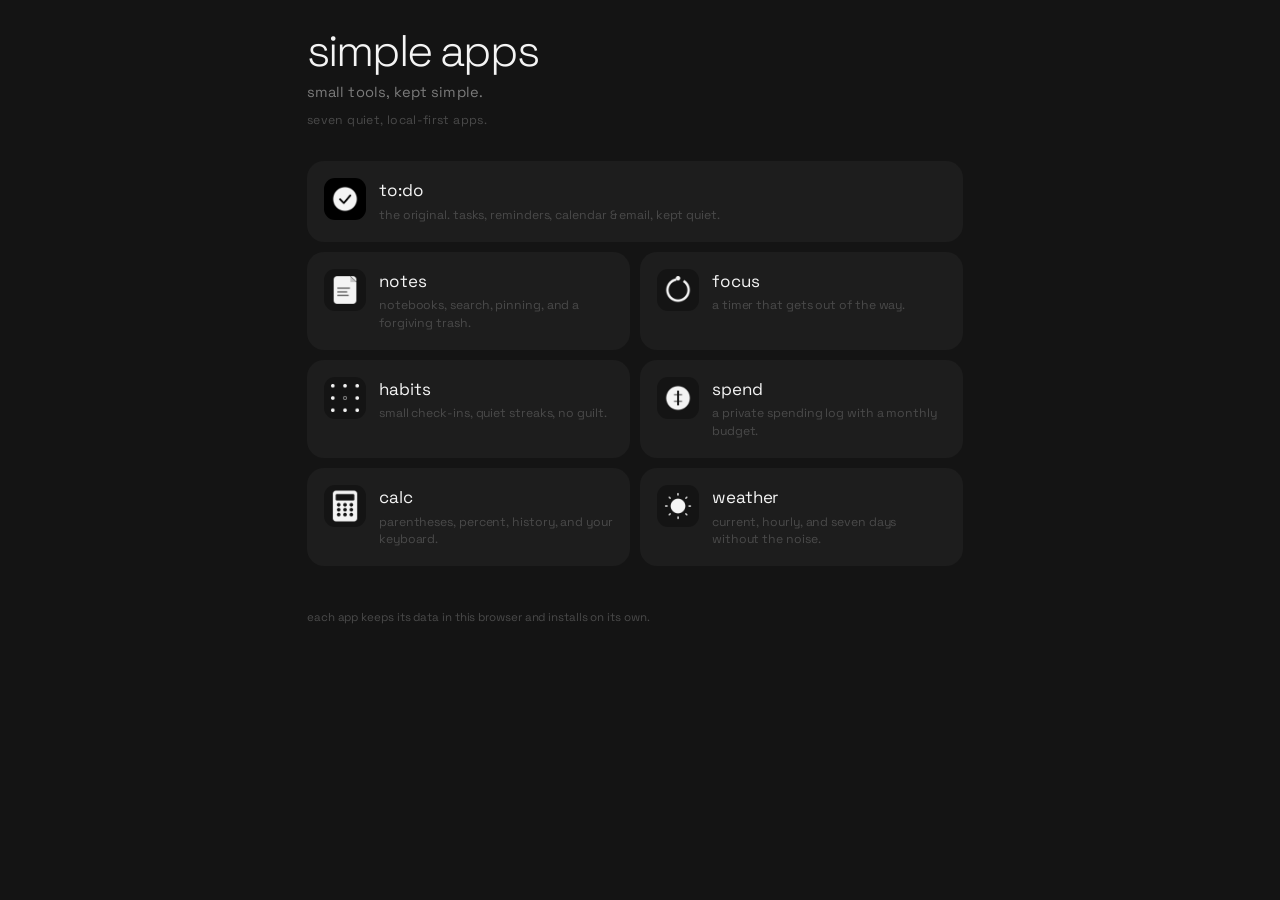
<file: index.html>
<!doctype html>
<html lang="en">
<head>
<meta charset="utf-8">
<meta name="viewport" content="width=device-width, initial-scale=1, viewport-fit=cover">
<meta name="theme-color" content="#141414">
<meta name="color-scheme" content="dark">
<meta name="apple-mobile-web-app-capable" content="yes">
<meta name="apple-mobile-web-app-status-bar-style" content="black">
<title>simple apps</title>
<link rel="icon" href="data:image/svg+xml,%3Csvg xmlns='http://www.w3.org/2000/svg' viewBox='0 0 64 64'%3E%3Crect width='64' height='64' rx='14' fill='%23141414'/%3E%3Ccircle cx='22' cy='22' r='5' fill='%23f4f4f4'/%3E%3Ccircle cx='42' cy='22' r='5' fill='%23f4f4f4'/%3E%3Ccircle cx='22' cy='42' r='5' fill='%23f4f4f4'/%3E%3Ccircle cx='42' cy='42' r='5' fill='%23f4f4f4'/%3E%3C/svg%3E">
<link rel="preconnect" href="https://fonts.googleapis.com">
<link rel="preconnect" href="https://fonts.gstatic.com" crossorigin>
<link href="https://fonts.googleapis.com/css2?family=Space+Grotesk:wght@300;400;500&display=swap" rel="stylesheet">
<link rel="stylesheet" href="base.css">
<style>
body{font-family:'Space Grotesk',system-ui,-apple-system,"Segoe UI",Roboto,sans-serif}
main{padding-bottom:64px}
header{max-width:560px}
h1{font-size:2.6em}
.motto{margin-top:8px}
.sub{margin-top:8px}
.grid{display:grid;grid-template-columns:1fr 1fr;gap:10px;margin-top:32px}
.app{display:flex;align-items:flex-start;gap:13px;padding:17px;background:var(--surface);border-radius:17px;transition:background .2s ease,transform .2s var(--ease)}
.app:hover{background:var(--surface2);transform:translateY(-2px)}
.app:active{transform:translateY(0)}
.app.feature{grid-column:1/-1}
.app img{flex:none;width:42px;height:42px;border-radius:11px;background:var(--bg)}
.app-text{min-width:0}
.app-name{font-size:1em;color:var(--fg);text-transform:none}
.app-desc{color:var(--faint);font-size:.72em;line-height:1.45;margin-top:4px;text-transform:none}
.foot{margin-top:42px;color:var(--faint);font-size:.68em;line-height:1.6}
@media (max-width:560px){
  .grid{grid-template-columns:1fr}
  h1{font-size:2.3em}
  .app{padding:15px}
}
</style>
</head>
<body>
<main>
  <header>
    <div id="brand">
      <h1>simple apps</h1>
      <div class="motto">small tools, kept simple.</div>
      <div class="sub">seven quiet, local-first apps.</div>
    </div>
  </header>

  <div class="grid">
    <a class="app feature" href="./to-do/">
      <img src="./to-do/icon-192.png" alt="" width="42" height="42">
      <div class="app-text"><div class="app-name">to:do</div><div class="app-desc">the original. tasks, reminders, calendar &amp; email, kept quiet.</div></div>
    </a>
    <a class="app" href="./notes/">
      <img src="./notes/icon-192.png" alt="" width="42" height="42">
      <div class="app-text"><div class="app-name">notes</div><div class="app-desc">notebooks, search, pinning, and a forgiving trash.</div></div>
    </a>
    <a class="app" href="./focus/">
      <img src="./focus/icon-192.png" alt="" width="42" height="42">
      <div class="app-text"><div class="app-name">focus</div><div class="app-desc">a timer that gets out of the way.</div></div>
    </a>
    <a class="app" href="./habits/">
      <img src="./habits/icon-192.png" alt="" width="42" height="42">
      <div class="app-text"><div class="app-name">habits</div><div class="app-desc">small check-ins, quiet streaks, no guilt.</div></div>
    </a>
    <a class="app" href="./spend/">
      <img src="./spend/icon-192.png" alt="" width="42" height="42">
      <div class="app-text"><div class="app-name">spend</div><div class="app-desc">a private spending log with a monthly budget.</div></div>
    </a>
    <a class="app" href="./calc/">
      <img src="./calc/icon-192.png" alt="" width="42" height="42">
      <div class="app-text"><div class="app-name">calc</div><div class="app-desc">parentheses, percent, history, and your keyboard.</div></div>
    </a>
    <a class="app" href="./weather/">
      <img src="./weather/icon-192.png" alt="" width="42" height="42">
      <div class="app-text"><div class="app-name">weather</div><div class="app-desc">current, hourly, and seven days without the noise.</div></div>
    </a>
  </div>

  <div class="foot">each app keeps its data in this browser and installs on its own.</div>
</main>
</body>
</html>
</file>
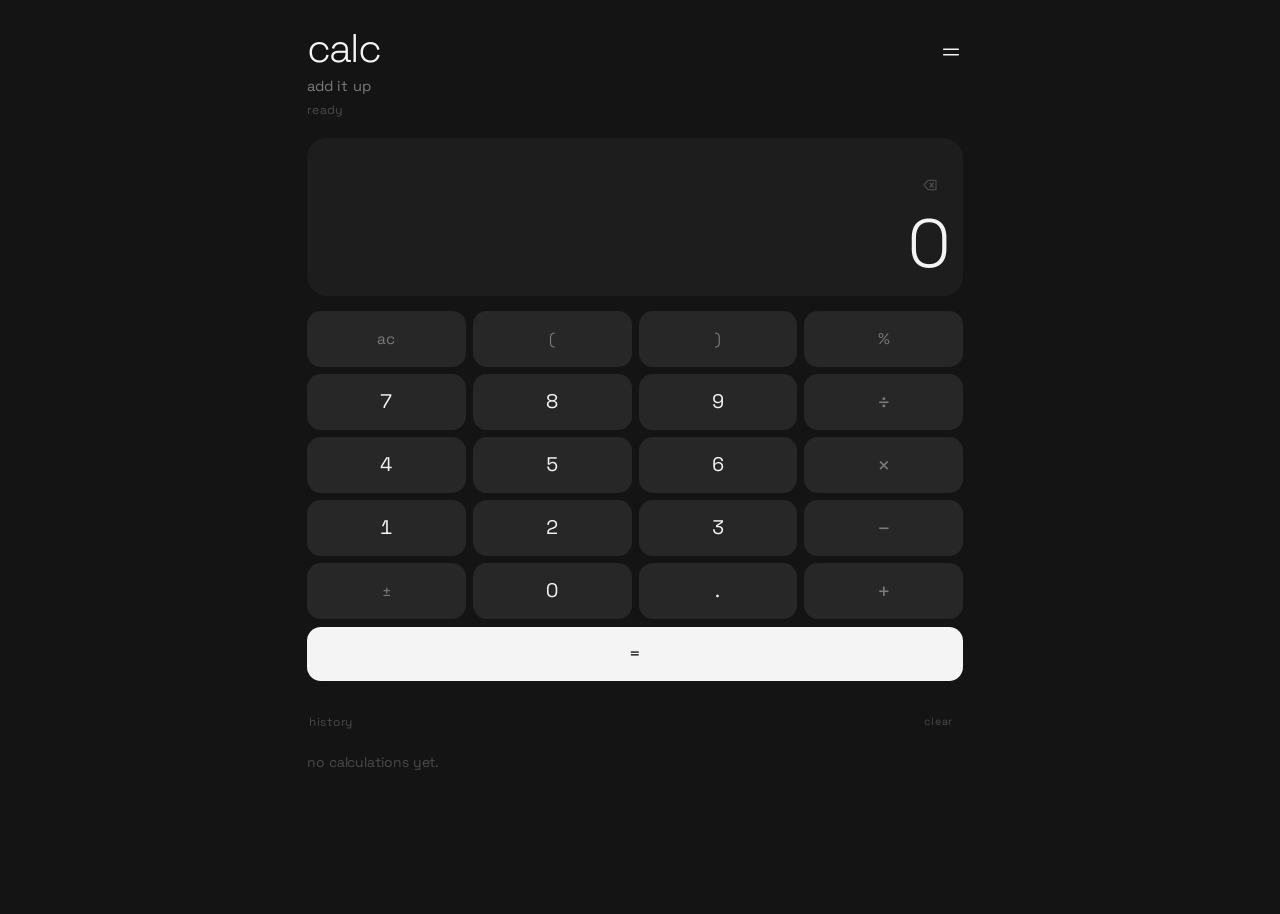
<file: calc/index.html>
<!doctype html>
<html lang="en" data-mode="dark">
<head>
<meta charset="utf-8">
<meta name="viewport" content="width=device-width, initial-scale=1, viewport-fit=cover">
<meta name="theme-color" content="#141414">
<meta name="color-scheme" content="dark">
<meta name="apple-mobile-web-app-capable" content="yes">
<meta name="mobile-web-app-capable" content="yes">
<meta name="apple-mobile-web-app-status-bar-style" content="black">
<script>
try {
  const st = JSON.parse(localStorage.getItem('calc.settings') || '{}');
  const m = st.mode === 'light' ? 'light' : 'dark';
  document.documentElement.dataset.mode = m;
  document.querySelector('meta[name="theme-color"]').content = m === 'light' ? '#ffffff' : '#141414';
  document.querySelector('meta[name="color-scheme"]').content = m;
  document.querySelector('meta[name="apple-mobile-web-app-status-bar-style"]').content = m === 'light' ? 'default' : 'black';
} catch {}
</script>
<script>
window.addEventListener('beforeinstallprompt', e => { e.preventDefault(); window.__installPrompt = e; });
</script>
<meta name="apple-mobile-web-app-title" content="calc">
<title>calc</title>
<link rel="manifest" href="manifest.webmanifest">
<link rel="icon" href="data:image/svg+xml,%3Csvg xmlns='http://www.w3.org/2000/svg' viewBox='0 0 64 64'%3E%3Crect width='64' height='64' rx='14' fill='%23141414'/%3E%3Crect x='17' y='10' width='30' height='44' rx='5' fill='%23f4f4f4'/%3E%3Crect x='21' y='15' width='22' height='8' rx='2' fill='%23141414'/%3E%3Ccircle cx='24' cy='31' r='2' fill='%23141414'/%3E%3Ccircle cx='32' cy='31' r='2' fill='%23141414'/%3E%3Ccircle cx='40' cy='31' r='2' fill='%23141414'/%3E%3Ccircle cx='24' cy='39' r='2' fill='%23141414'/%3E%3Ccircle cx='32' cy='39' r='2' fill='%23141414'/%3E%3Ccircle cx='40' cy='39' r='2' fill='%23141414'/%3E%3Ccircle cx='24' cy='47' r='2' fill='%23141414'/%3E%3Ccircle cx='32' cy='47' r='2' fill='%23141414'/%3E%3Ccircle cx='40' cy='47' r='2' fill='%23141414'/%3E%3C/svg%3E">
<link rel="apple-touch-icon" href="icon-192.png">
<link rel="preconnect" href="https://fonts.googleapis.com">
<link rel="preconnect" href="https://fonts.gstatic.com" crossorigin>
<link id="fontLink" rel="stylesheet" href="">
<link rel="stylesheet" href="base.css">
<style>
.display{background:var(--surface);border-radius:20px;padding:14px 18px 16px;margin:18px 0 15px;min-height:158px;display:flex;flex-direction:column;justify-content:flex-end;gap:8px}
.display-top{display:flex;align-items:center;gap:8px;justify-content:flex-end;min-height:28px}
#expression{flex:1;text-align:right;color:var(--faint);font-size:.88em;white-space:nowrap;overflow:hidden;text-overflow:ellipsis;font-variant-numeric:tabular-nums;text-transform:none;min-width:0}
#backspace{flex:none;width:30px;height:30px;border-radius:50%;display:grid;place-items:center;color:var(--faint);font-size:16px;transition:background .16s,color .16s}
#backspace:hover{background:var(--surface2);color:var(--fg)}
#backspace svg{width:16px;height:16px;fill:none;stroke:currentColor;stroke-width:1.8;stroke-linecap:round;stroke-linejoin:round}
#result{text-align:right;font-size:clamp(2.7em,12vw,4em);font-weight:300;letter-spacing:-.07em;line-height:1.05;font-variant-numeric:tabular-nums;word-break:break-all;transition:color .16s}
#result.error{color:var(--mute)}
.keypad{display:grid;grid-template-columns:repeat(4,1fr);gap:7px}
.key{height:56px;border-radius:14px;background:var(--surface2);color:var(--fg);font-size:1.16em;font-weight:400;display:grid;place-items:center;transition:background .16s,transform .12s,color .16s;font-variant-numeric:tabular-nums}
.key:hover{background:var(--surface3)}
.key:active{transform:scale(.96)}
.key.fn{color:var(--mute);font-size:.9em}
.key.op{color:var(--mute);font-size:1.3em}
.key.equals{grid-column:1/-1;height:54px;background:var(--accent);color:var(--accent-ink);font-size:1.1em;margin-top:1px}
.key.equals:hover{background:var(--accent);opacity:.9}
.history{margin-top:28px}
.history-head{display:flex;align-items:center;justify-content:space-between;gap:10px;color:var(--faint);font-size:.7em;letter-spacing:.06em;padding:0 2px 5px}
.history-head button{height:26px;padding:0 8px;border-radius:7px;color:var(--faint);font-size:.9em}
.history-head button:hover{background:var(--surface2);color:var(--fg)}
.history-list{display:flex;flex-direction:column;gap:1px}
.history-row{display:flex;align-items:baseline;gap:10px;width:100%;padding:9px 8px;margin:0 -8px;border-radius:10px;text-align:left;transition:background .16s}
.history-row:hover{background:var(--surface)}
.history-row .hx{flex:1;min-width:0;color:var(--mute);font-size:.78em;white-space:nowrap;overflow:hidden;text-overflow:ellipsis;text-transform:none}
.history-row .hr{flex:none;color:var(--fg);font-size:.9em;font-variant-numeric:tabular-nums}
.history-empty{color:var(--faint);font-size:.82em;padding:12px 0}
@media (max-width:520px){
  .display{padding:12px 14px 14px;min-height:142px}
  .key{height:52px;border-radius:12px;font-size:1.08em}
  .key.equals{height:50px}
  .keypad{gap:6px}
}
</style>
</head>
<body>
<main id="appMain">
  <header>
    <div id="brand">
      <h1 id="title">calc</h1>
      <div class="motto" id="motto" role="button" tabindex="0" aria-label="encouragement, tap for another">one number at a time</div>
      <div class="sub" id="sub">ready</div>
    </div>
    <div class="hactions">
      <button class="iconbtn" id="menuBtn" aria-label="menu" aria-expanded="false" aria-controls="menu"><svg viewBox="0 0 24 24"><path d="M4 9h16M4 15h16"/></svg></button>
    </div>
  </header>

  <section class="display" aria-label="calculator display">
    <div class="display-top"><span id="expression"></span><button type="button" id="backspace" aria-label="backspace"><svg viewBox="0 0 24 24"><path d="M21 5H9l-6 7 6 7h12V5z"/><path d="M12 9l5 6M17 9l-5 6"/></svg></button></div>
    <div id="result">0</div>
  </section>

  <div class="keypad" id="keypad" aria-label="calculator keys">
    <button type="button" class="key fn" data-key="AC">ac</button>
    <button type="button" class="key fn" data-key="(">(</button>
    <button type="button" class="key fn" data-key=")">)</button>
    <button type="button" class="key fn" data-key="%">%</button>
    <button type="button" class="key" data-key="7">7</button>
    <button type="button" class="key" data-key="8">8</button>
    <button type="button" class="key" data-key="9">9</button>
    <button type="button" class="key op" data-key="/">÷</button>
    <button type="button" class="key" data-key="4">4</button>
    <button type="button" class="key" data-key="5">5</button>
    <button type="button" class="key" data-key="6">6</button>
    <button type="button" class="key op" data-key="*">×</button>
    <button type="button" class="key" data-key="1">1</button>
    <button type="button" class="key" data-key="2">2</button>
    <button type="button" class="key" data-key="3">3</button>
    <button type="button" class="key op" data-key="-">−</button>
    <button type="button" class="key fn" data-key="±">±</button>
    <button type="button" class="key" data-key="0">0</button>
    <button type="button" class="key" data-key=".">.</button>
    <button type="button" class="key op" data-key="+">+</button>
    <button type="button" class="key equals" data-key="=">=</button>
  </div>

  <section class="history" aria-label="history">
    <div class="history-head"><span>history</span><button type="button" id="clearHistory">clear</button></div>
    <div class="history-list" id="historyList"></div>
  </section>
</main>

<div class="scrim" id="scrim"></div>

<aside id="menu" aria-label="settings" aria-hidden="true" inert>
  <div class="top"><h2>menu</h2><button type="button" class="iconbtn" id="menuClose" aria-label="close menu" style="margin-right:-10px"><svg viewBox="0 0 24 24"><path d="M6 6l12 12M18 6 6 18"/></svg></button></div>
  <h3>appearance</h3>
  <div class="card">
    <div class="field"><div class="lbl">mode</div><div class="seg" data-seg="mode"><button data-v="light">light</button><button data-v="dark">dark</button></div></div>
    <div class="field"><div class="lbl">font</div><div class="seg" data-seg="font"><button data-v="inter">inter</button><button data-v="manrope">manrope</button><button data-v="grotesk">grotesk</button><button data-v="mono">mono</button><button data-v="system">system</button></div></div>
    <div class="field"><div class="lbl">text size</div><div class="seg" data-seg="size"><button data-v="s">small</button><button data-v="m">medium</button><button data-v="l">large</button></div></div>
    <div class="field"><div class="lbl">density</div><div class="seg" data-seg="density"><button data-v="compact">compact</button><button data-v="comfy">comfy</button><button data-v="airy">airy</button></div></div>
    <div class="field"><div class="lbl">animation</div><div class="seg" data-seg="speed" data-num><button data-v="1.6">slow</button><button data-v="1">normal</button><button data-v="0.6">fast</button></div></div>
    <button type="button" class="tog" role="switch" data-toggle="reduceMotion"><span>reduce motion</span><span class="sw"></span></button>
  </div>
  <h3>data</h3>
  <div class="card">
    <button type="button" class="linkbtn" id="installBtn">install calc</button>
    <button type="button" class="linkbtn" id="exportBtn">export history</button>
    <button type="button" class="linkbtn" id="importBtn">import history</button>
    <button type="button" class="linkbtn" id="resetBtn">reset everything</button>
    <div class="hint">history stays in this browser. nothing is sent anywhere.</div>
  </div>
  <h3>info</h3>
  <div class="card">
    <div class="status"><span class="st" id="buildInfo">calc v1.0</span></div>
    <div class="hint">a quiet calculator. parentheses, percent, and your own keyboard.</div>
  </div>
</aside>

<div id="toast" role="status" aria-live="polite"></div>
<input type="file" id="importFile" accept="application/json,.json" hidden>

<script>
window.APP_CONFIG = {
  ns: 'calc', title: 'calc', build: 'v1.0',
  mottos: ['one number at a time', 'show your work', 'keep it simple', 'add it up', 'no rush', 'just the numbers']
};
</script>
<script src="base.js"></script>
<script>
'use strict';
const $ = s => document.querySelector(s);
let expression = '';
let lastResult = 0;
let justEvaluated = false;
let history = App.store.get('history', []);
if (!Array.isArray(history)) history = [];
history = history.filter(h => h && typeof h.expression === 'string' && isFinite(+h.result)).slice(-50);
const saveHistory = () => App.store.set('history', history);

/* ---------- expression parser ---------- */
function tokenize(src) {
  const s = String(src).replace(/\s+/g, '').replace(/×/g, '*').replace(/÷/g, '/').replace(/−/g, '-');
  const out = [];
  let i = 0;
  let prev = null;
  while (i < s.length) {
    const c = s[i];
    if (/\d|\./.test(c)) {
      let j = i, dot = false;
      while (j < s.length && /[\d.]/.test(s[j])) {
        if (s[j] === '.') { if (dot) break; dot = true; }
        j++;
      }
      const num = s.slice(i, j);
      if (!num || num === '.') throw new Error('number');
      out.push({ t: 'num', v: parseFloat(num) });
      prev = 'num';
      i = j;
      continue;
    }
    if (c === '(') { out.push({ t: '(' }); prev = '('; i++; continue; }
    if (c === ')') { out.push({ t: ')' }); prev = ')'; i++; continue; }
    if (c === '%') {
      if (prev !== 'num' && prev !== ')') throw new Error('percent');
      out.push({ t: 'op', v: '%' });
      prev = 'op';
      i++;
      continue;
    }
    if (c === '+' || c === '*' || c === '/') {
      if (prev === null || prev === 'op' || prev === '(') throw new Error('operator');
      out.push({ t: 'op', v: c });
      prev = 'op';
      i++;
      continue;
    }
    if (c === '-') {
      if (prev === null || prev === 'op' || prev === '(') out.push({ t: 'op', v: 'u-' });
      else out.push({ t: 'op', v: '-' });
      prev = 'op';
      i++;
      continue;
    }
    throw new Error('character');
  }
  return out;
}
function evaluate(src) {
  const tokens = tokenize(src);
  if (!tokens.length) throw new Error('empty');
  const out = [];
  const ops = [];
  const prec = { 'u-': 4, '%': 4, '*': 3, '/': 3, '+': 2, '-': 2 };
  const right = { 'u-': true };
  for (const tok of tokens) {
    if (tok.t === 'num') out.push(tok.v);
    else if (tok.t === '(') ops.push(tok);
    else if (tok.t === ')') {
      let found = false;
      while (ops.length) {
        const top = ops.pop();
        if (top.t === '(') { found = true; break; }
        out.push(top.v);
      }
      if (!found) throw new Error('paren');
    } else {
      while (ops.length) {
        const top = ops[ops.length - 1];
        if (top.t !== 'op') break;
        const pTop = prec[top.v] || 0, pTok = prec[tok.v] || 0;
        if (pTop > pTok || (pTop === pTok && right[tok.v])) out.push(ops.pop().v);
        else break;
      }
      ops.push(tok);
    }
  }
  while (ops.length) {
    const top = ops.pop();
    if (top.t === '(') throw new Error('paren');
    out.push(top.v);
  }
  const stack = [];
  for (const v of out) {
    if (typeof v === 'number') { stack.push(v); continue; }
    if (v === 'u-') { if (!stack.length) throw new Error('syntax'); stack.push(-stack.pop()); continue; }
    if (v === '%') { if (!stack.length) throw new Error('syntax'); stack.push(stack.pop() / 100); continue; }
    if (stack.length < 2) throw new Error('syntax');
    const b = stack.pop(), a = stack.pop();
    if (v === '+') stack.push(a + b);
    else if (v === '-') stack.push(a - b);
    else if (v === '*') stack.push(a * b);
    else if (v === '/') { if (b === 0) throw new Error('divide by zero'); stack.push(a / b); }
  }
  if (stack.length !== 1 || !isFinite(stack[0])) throw new Error('result');
  return stack[0];
}
function fmt(n) {
  if (!isFinite(n)) return 'error';
  if (Math.abs(n) >= 1e12 || (Math.abs(n) > 0 && Math.abs(n) < 1e-9)) return n.toExponential(6).replace(/\.?0+e/, 'e');
  const s = n.toLocaleString(undefined, { maximumFractionDigits: 10, useGrouping: true });
  return s;
}
function preview() {
  let text = expression;
  if (justEvaluated && text) text += ' =';
  $('#expression').textContent = text;
  if (!expression) { lastResult = 0; }
  else if (!justEvaluated) {
    try { lastResult = evaluate(expression); } catch {}
  }
  $('#result').textContent = fmt(+lastResult || 0);
  $('#result').classList.remove('error');
  $('#sub').textContent = history.length ? 'history · ' + history.length : 'ready';
}
function setExpr(v) {
  expression = v;
  justEvaluated = false;
  preview();
}
function clearAll() {
  expression = ''; lastResult = 0; justEvaluated = false; preview();
}
function backspace() {
  if (justEvaluated) { clearAll(); return; }
  expression = expression.slice(0, -1);
  preview();
}
function append(key) {
  if (key === 'AC') { clearAll(); return; }
  if (key === '=') { equals(); return; }
  if (key === '±') { toggleSign(); return; }
  if (key === '.') {
    if (justEvaluated) { expression = ''; lastResult = 0; justEvaluated = false; }
    if (expression.endsWith(')') || expression.endsWith('%')) expression += '*';
    const tail = expression.split(/[+\-*/(]/).pop();
    if (tail.includes('.')) return;
    if (!expression || /[+\-*/(]$/.test(expression)) expression += '0.';
    else expression += '.';
    preview(); return;
  }
  if ('0123456789'.includes(key)) {
    if (justEvaluated) { expression = ''; lastResult = 0; justEvaluated = false; }
    if (expression.endsWith(')') || expression.endsWith('%')) expression += '*';
    expression += key;
    preview(); return;
  }
  if (key === '(') {
    if (justEvaluated) { expression = ''; lastResult = 0; justEvaluated = false; }
    if (/[\d.)%]$/.test(expression)) expression += '*';
    expression += '(';
    preview(); return;
  }
  if (key === ')') {
    if (justEvaluated) return;
    const open = (expression.match(/\(/g) || []).length;
    const close = (expression.match(/\)/g) || []).length;
    if (open <= close || /[+\-*/(]$/.test(expression)) return;
    expression += ')';
    preview(); return;
  }
  if (key === '%') {
    if (justEvaluated) { expression = String(lastResult); justEvaluated = false; }
    if (/[\d.)%]$/.test(expression)) { expression += '%'; preview(); }
    return;
  }
  if ('+-*/'.includes(key)) {
    if (justEvaluated) { expression = String(lastResult); justEvaluated = false; }
    if (!expression) { if (key === '-') { expression = '-'; preview(); } return; }
    if (expression.endsWith('(')) { if (key === '-') { expression += '-'; preview(); } return; }
    if (/[+\-*/]$/.test(expression)) {
      if (key === '-' && /[+*/]$/.test(expression)) { expression += '-'; preview(); return; }
      expression = expression.replace(/[+\-*/]+$/, '') + key;
      preview(); return;
    }
    expression += key;
    preview(); return;
  }
}
function toggleSign() {
  if (justEvaluated) {
    expression = String(-(+lastResult || 0));
    lastResult = -(+lastResult || 0);
    justEvaluated = false;
    preview(); return;
  }
  if (!expression) { expression = '-'; preview(); return; }
  const m = expression.match(/(\d*\.?\d+)$/);
  if (!m) return;
  const start = expression.length - m[1].length;
  const before = expression[start - 1];
  const before2 = expression[start - 2];
  if (before === '-' && (start - 1 === 0 || /[+\-*/(]/.test(before2 || ''))) {
    expression = expression.slice(0, start - 1) + m[1];
  } else {
    expression = expression.slice(0, start) + '-' + m[1];
  }
  preview();
}
function equals() {
  if (!expression) return;
  try {
    const n = evaluate(expression);
    lastResult = n;
    justEvaluated = true;
    history.push({ id: App.uid(), expression, result: n, at: Date.now() });
    if (history.length > 50) history = history.slice(-50);
    saveHistory(); renderHistory(); preview();
    if (navigator.vibrate) try { navigator.vibrate(10); } catch {}
  } catch (e) {
    $('#result').textContent = 'error';
    $('#result').classList.add('error');
    App.toast(e && /divide/.test(e.message) ? 'cannot divide by zero' : 'check the expression');
  }
}
function renderHistory() {
  const box = $('#historyList');
  box.replaceChildren();
  const list = history.slice().sort((a, b) => (+b.at || 0) - (+a.at || 0)).slice(0, 8);
  if (!list.length) {
    const e = document.createElement('div'); e.className = 'history-empty'; e.textContent = 'no calculations yet.';
    box.appendChild(e);
  } else {
    list.forEach(h => {
      const b = document.createElement('button');
      b.type = 'button'; b.className = 'history-row';
      const ex = document.createElement('span'); ex.className = 'hx'; ex.textContent = h.expression;
      const re = document.createElement('span'); re.className = 'hr'; re.textContent = fmt(+h.result);
      b.append(ex, re);
      b.addEventListener('click', () => { expression = String(h.result); lastResult = +h.result; justEvaluated = true; preview(); });
      box.appendChild(b);
    });
  }
  $('#sub').textContent = history.length ? 'history · ' + history.length : 'ready';
}
function clearHistory() {
  if (!history.length) return;
  history = []; saveHistory(); renderHistory(); App.toast('history cleared');
}

$('#keypad').addEventListener('click', e => { const b = e.target.closest('[data-key]'); if (b) append(b.dataset.key); });
$('#backspace').addEventListener('click', backspace);
$('#clearHistory').addEventListener('click', clearHistory);
document.addEventListener('keydown', e => {
  if ($('#menu').classList.contains('show')) return;
  if (e.metaKey || e.ctrlKey || e.altKey) return;
  if (e.key === 'Enter' || e.key === '=') { e.preventDefault(); equals(); return; }
  if (e.key === 'Backspace') { e.preventDefault(); backspace(); return; }
  if (e.key === 'Escape' || e.key.toLowerCase() === 'c') { e.preventDefault(); clearAll(); return; }
  if (e.key === '%' || e.key === '(' || e.key === ')' || e.key === '.') { append(e.key); return; }
  if ('0123456789'.includes(e.key)) { append(e.key); return; }
  if (e.key === '+' || e.key === '-' || e.key === '*' || e.key === '/' || e.key === 'x' || e.key === 'X') {
    append(e.key === 'x' || e.key === 'X' ? '*' : e.key);
  }
});
$('#exportBtn').addEventListener('click', () => {
  App.download('calc-history.json', JSON.stringify({ app: 'calc', v: 1, history }, null, 2));
  App.toast('history exported');
});
$('#importBtn').addEventListener('click', () => $('#importFile').click());
$('#importFile').addEventListener('change', e => {
  const f = e.target.files[0]; e.target.value = '';
  if (!f) return;
  const r = new FileReader();
  r.onload = () => {
    try {
      const d = JSON.parse(r.result);
      if (!d || !Array.isArray(d.history)) throw 0;
      if (!confirm('replace your calculator history with this backup?')) return;
      history = d.history.filter(h => h && typeof h.expression === 'string' && isFinite(+h.result)).slice(-50).map(h => ({
        id: typeof h.id === 'string' ? h.id : App.uid(),
        expression: h.expression.slice(0, 200),
        result: +h.result,
        at: +h.at || Date.now()
      }));
      saveHistory(); renderHistory(); App.toast('imported ' + history.length + ' calculations');
    } catch { App.toast('could not import that file'); }
  };
  r.readAsText(f);
});
$('#resetBtn').addEventListener('click', () => {
  if (!confirm('delete calculator history and settings from this browser?')) return;
  Object.keys(localStorage).filter(k => k.startsWith('calc.')).forEach(k => localStorage.removeItem(k));
  location.reload();
});

preview();
renderHistory();
window.__calc = { get expression() { return expression; }, get history() { return history; }, evaluate, append, equals, clearAll };
</script>
</body>
</html>
</file>
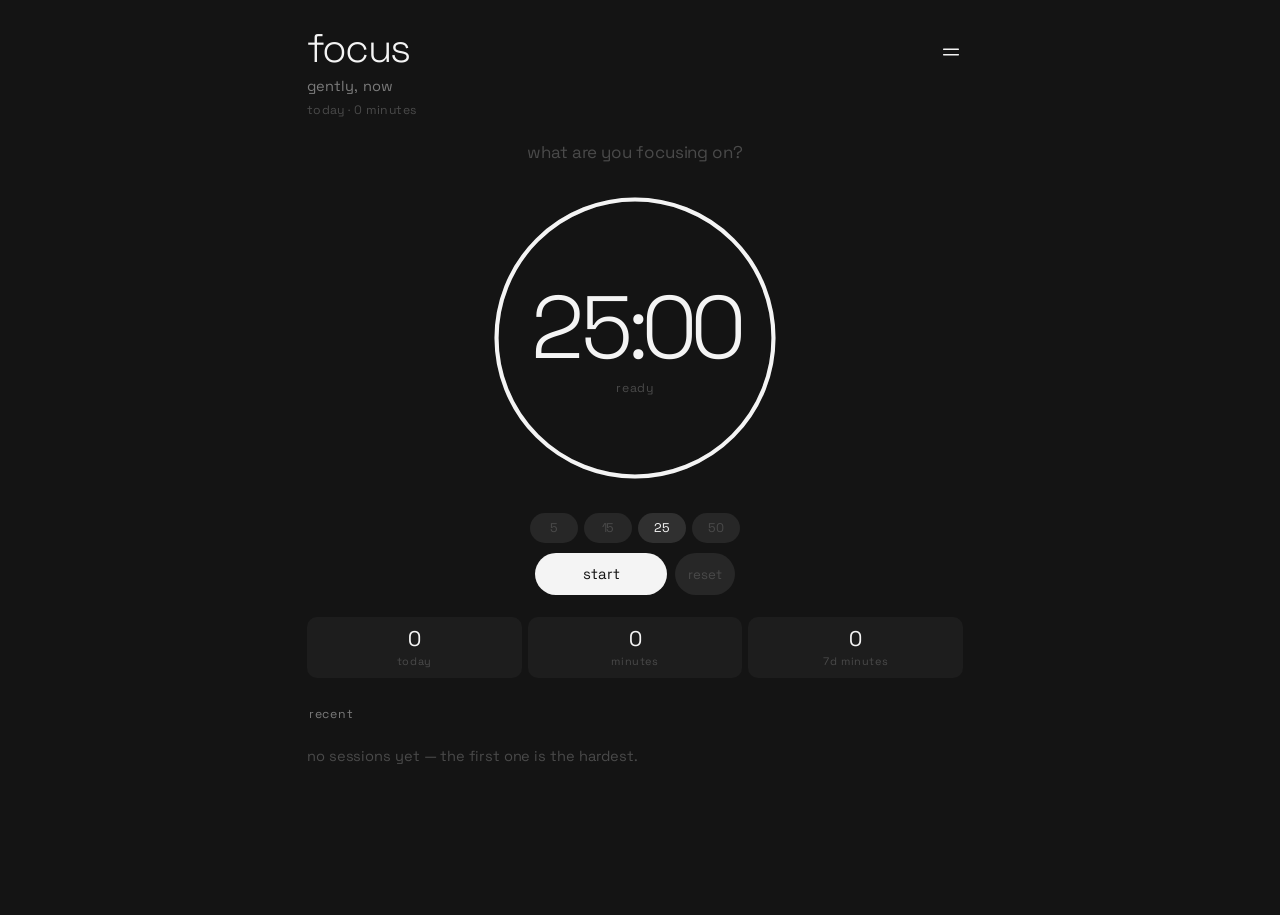
<file: focus/index.html>
<!doctype html>
<html lang="en" data-mode="dark">
<head>
<meta charset="utf-8">
<meta name="viewport" content="width=device-width, initial-scale=1, viewport-fit=cover">
<meta name="theme-color" content="#141414">
<meta name="color-scheme" content="dark">
<meta name="apple-mobile-web-app-capable" content="yes">
<meta name="mobile-web-app-capable" content="yes">
<meta name="apple-mobile-web-app-status-bar-style" content="black">
<script>
try {
  const st = JSON.parse(localStorage.getItem('focus.settings') || '{}');
  const m = st.mode === 'light' ? 'light' : 'dark';
  document.documentElement.dataset.mode = m;
  document.querySelector('meta[name="theme-color"]').content = m === 'light' ? '#ffffff' : '#141414';
  document.querySelector('meta[name="color-scheme"]').content = m;
  document.querySelector('meta[name="apple-mobile-web-app-status-bar-style"]').content = m === 'light' ? 'default' : 'black';
} catch {}
</script>
<script>
window.addEventListener('beforeinstallprompt', e => { e.preventDefault(); window.__installPrompt = e; });
</script>
<meta name="apple-mobile-web-app-title" content="focus">
<title>focus</title>
<link rel="manifest" href="manifest.webmanifest">
<link rel="icon" href="data:image/svg+xml,%3Csvg xmlns='http://www.w3.org/2000/svg' viewBox='0 0 64 64'%3E%3Crect width='64' height='64' rx='14' fill='%23141414'/%3E%3Ccircle cx='32' cy='32' r='20' fill='none' stroke='%23f4f4f4' stroke-width='5' stroke-dasharray='100 30' stroke-linecap='round'/%3E%3Ccircle cx='32' cy='12' r='5' fill='%23f4f4f4'/%3E%3C/svg%3E">
<link rel="apple-touch-icon" href="icon-192.png">
<link rel="preconnect" href="https://fonts.googleapis.com">
<link rel="preconnect" href="https://fonts.gstatic.com" crossorigin>
<link id="fontLink" rel="stylesheet" href="">
<link rel="stylesheet" href="base.css">
<style>
.focusbar{display:flex;align-items:center;justify-content:center;margin-top:16px}
.focus-label{width:100%;max-width:360px;text-align:center;background:none;color:var(--fg);font-size:1em;padding:4px 0 10px;text-transform:none}
.focus-label,.session-label{text-transform:none}
.focus-label::placeholder{color:var(--faint)}
.ring-wrap{position:relative;width:min(310px,76vw);aspect-ratio:1;margin:8px auto 0}
.ring{width:100%;height:100%;transform:rotate(-90deg)}
.ring circle{fill:none;stroke-width:4;stroke-linecap:round}
.ring .bg{stroke:var(--surface3)}
.ring .fg{stroke:var(--fg);stroke-dasharray:842;stroke-dashoffset:0;transition:stroke-dashoffset .3s linear}
.ring-center{position:absolute;inset:0;display:flex;flex-direction:column;align-items:center;justify-content:center;pointer-events:none}
#time{font-size:clamp(3.3em,16vw,5.2em);font-weight:300;letter-spacing:-.07em;line-height:1;font-variant-numeric:tabular-nums}
#phase{color:var(--faint);font-size:.72em;letter-spacing:.08em;margin-top:8px;min-height:1em}
.presets{display:flex;justify-content:center;gap:6px;margin:14px 0 10px}
.preset{height:30px;min-width:48px;padding:0 11px;border-radius:999px;background:var(--surface2);color:var(--faint);font-size:.74em;transition:background calc(var(--spd)*200ms),color calc(var(--spd)*200ms)}
.preset:hover{color:var(--fg)}
.preset[aria-pressed="true"]{background:var(--surface3);color:var(--fg)}
.preset:disabled{opacity:.35;pointer-events:none}
.controls{display:flex;justify-content:center;align-items:center;gap:8px;margin:8px 0 22px}
#startBtn{min-width:132px;height:42px;font-size:.88em}
#resetBtn{height:42px;font-size:.78em;color:var(--faint)}
#resetBtn:hover{color:var(--fg)}
.stats{display:grid;grid-template-columns:repeat(3,1fr);gap:6px;margin:8px 0 28px}
.stat{background:var(--surface);border-radius:10px;padding:9px 10px;text-align:center}
.stat b{display:block;font-size:1.25em;font-weight:400;line-height:1.2;font-variant-numeric:tabular-nums}
.stat span{display:block;color:var(--faint);font-size:.64em;letter-spacing:.06em;margin-top:2px}
.section-head{display:flex;align-items:center;justify-content:space-between;color:var(--mute);font-size:.72em;letter-spacing:.06em;margin:0 0 4px;padding:0 2px}
.sessions{display:flex;flex-direction:column;gap:1px}
.session{display:flex;align-items:center;gap:10px;padding:10px 8px;margin:0 -8px;border-radius:10px}
.session:hover{background:var(--surface)}
.session-main{flex:1;min-width:0}
.session-label{font-size:.88em;color:var(--fg);text-transform:none;white-space:nowrap;overflow:hidden;text-overflow:ellipsis}
.session-meta{font-size:.68em;color:var(--faint);margin-top:2px;display:flex;gap:8px}
.session-dur{color:var(--mute);font-variant-numeric:tabular-nums;white-space:nowrap}
.session-empty{color:var(--faint);font-size:.86em;padding:18px 0}
.notify-state{color:var(--mute);font-size:.88em}
@media (max-width:520px){
  .ring-wrap{width:min(280px,78vw)}
  .stats{margin-bottom:22px}
  #time{font-size:clamp(3em,17vw,4.6em)}
}
</style>
</head>
<body>
<main id="appMain">
  <header>
    <div id="brand">
      <h1 id="title">focus</h1>
      <div class="motto" id="motto" role="button" tabindex="0" aria-label="encouragement, tap for another">one thing at a time</div>
      <div class="sub" id="sub">ready when you are</div>
    </div>
    <div class="hactions">
      <button class="iconbtn" id="menuBtn" aria-label="menu" aria-expanded="false" aria-controls="menu">
        <svg viewBox="0 0 24 24"><path d="M4 9h16M4 15h16"/></svg>
      </button>
    </div>
  </header>

  <section aria-label="timer">
    <div class="focusbar"><input id="focusLabel" class="focus-label" type="text" maxlength="80" placeholder="what are you focusing on?" autocomplete="off"></div>
    <div class="ring-wrap">
      <svg class="ring" viewBox="0 0 300 300" aria-hidden="true"><circle class="bg" cx="150" cy="150" r="134"/><circle class="fg" id="ringFg" cx="150" cy="150" r="134"/></svg>
      <div class="ring-center"><div id="time">25:00</div><div id="phase">ready</div></div>
    </div>
    <div class="presets" role="group" aria-label="duration">
      <button type="button" class="preset" data-min="5" aria-pressed="false">5</button>
      <button type="button" class="preset" data-min="15" aria-pressed="false">15</button>
      <button type="button" class="preset" data-min="25" aria-pressed="true">25</button>
      <button type="button" class="preset" data-min="50" aria-pressed="false">50</button>
    </div>
    <div class="controls">
      <button type="button" class="chip solid" id="startBtn">start</button>
      <button type="button" class="chip" id="resetBtn">reset</button>
    </div>
  </section>

  <div class="stats" aria-label="focus stats">
    <div class="stat"><b id="statSessions">0</b><span>today</span></div>
    <div class="stat"><b id="statMinutes">0</b><span>minutes</span></div>
    <div class="stat"><b id="statWeek">0</b><span>7d minutes</span></div>
  </div>

  <section aria-label="recent sessions">
    <div class="section-head"><span>recent</span><span id="sessionCount"></span></div>
    <div class="sessions" id="sessionList"></div>
  </section>
</main>

<div class="scrim" id="scrim"></div>

<aside id="menu" aria-label="settings" aria-hidden="true" inert>
  <div class="top"><h2>menu</h2><button type="button" class="iconbtn" id="menuClose" aria-label="close menu" style="margin-right:-10px"><svg viewBox="0 0 24 24"><path d="M6 6l12 12M18 6 6 18"/></svg></button></div>

  <h3>appearance</h3>
  <div class="card">
    <div class="field"><div class="lbl">mode</div><div class="seg" data-seg="mode"><button data-v="light">light</button><button data-v="dark">dark</button></div></div>
    <div class="field"><div class="lbl">font</div><div class="seg" data-seg="font"><button data-v="inter">inter</button><button data-v="manrope">manrope</button><button data-v="grotesk">grotesk</button><button data-v="mono">mono</button><button data-v="system">system</button></div></div>
    <div class="field"><div class="lbl">text size</div><div class="seg" data-seg="size"><button data-v="s">small</button><button data-v="m">medium</button><button data-v="l">large</button></div></div>
    <div class="field"><div class="lbl">density</div><div class="seg" data-seg="density"><button data-v="compact">compact</button><button data-v="comfy">comfy</button><button data-v="airy">airy</button></div></div>
    <div class="field"><div class="lbl">animation</div><div class="seg" data-seg="speed" data-num><button data-v="1.6">slow</button><button data-v="1">normal</button><button data-v="0.6">fast</button></div></div>
    <button type="button" class="tog" role="switch" data-toggle="reduceMotion"><span>reduce motion</span><span class="sw"></span></button>
  </div>

  <h3>timer</h3>
  <div class="card">
    <div class="status"><span class="st notify-state" id="notifyStatus">notifications off</span><button type="button" class="chip solid" id="notifyBtn">allow</button></div>
    <button type="button" class="tog" role="switch" data-toggle="notify"><span>notify when done</span><span class="sw"></span></button>
    <button type="button" class="tog" role="switch" data-toggle="sound"><span>sound</span><span class="sw"></span></button>
    <button type="button" class="tog" role="switch" data-toggle="wake"><span>keep screen awake</span><span class="sw"></span></button>
    <div class="hint">notifications need the app to stay open in the background. the timer keeps time even if you switch tabs.</div>
  </div>

  <h3>data</h3>
  <div class="card">
    <button type="button" class="linkbtn" id="installBtn">install focus</button>
    <button type="button" class="linkbtn" id="exportBtn">export sessions</button>
    <button type="button" class="linkbtn" id="importBtn">import sessions</button>
    <button type="button" class="linkbtn" id="resetBtn">reset everything</button>
    <div class="hint">sessions stay in this browser. export before clearing site data.</div>
  </div>

  <h3>info</h3>
  <div class="card">
    <div class="status"><span class="st" id="buildInfo">focus v1.0</span></div>
    <div class="hint">a quiet timer. no accounts, no syncing, no streaks to protect.</div>
  </div>
</aside>

<div id="toast" role="status" aria-live="polite"></div>
<input type="file" id="importFile" accept="application/json,.json" hidden>

<script>
window.APP_CONFIG = {
  ns: 'focus', title: 'focus', build: 'v1.0',
  mottos: ['one thing at a time', 'start where you are', 'just begin', 'stay with it', 'small blocks', 'gently, now', 'do the next thing']
};
</script>
<script src="base.js"></script>
<script>
'use strict';
const S = App.settings;
S.notify = S.notify !== false;
S.sound = S.sound !== false;
S.wake = S.wake !== false;
App.saveSettings();

const DURATIONS = [5, 15, 25, 50];
const C = 2 * Math.PI * 134;
let timer = App.store.get('timer', { duration: 25 * 60, remaining: 25 * 60, running: false, endAt: 0, startedAt: 0, label: '' });
if (!timer || typeof timer !== 'object') timer = { duration: 25 * 60, remaining: 25 * 60, running: false, endAt: 0, startedAt: 0, label: '' };
timer.duration = +timer.duration > 0 ? +timer.duration : 25 * 60;
timer.remaining = +timer.remaining >= 0 ? +timer.remaining : timer.duration;
timer.label = typeof timer.label === 'string' ? timer.label : '';
timer.running = !!timer.running && +timer.endAt > 0;
let sessions = App.store.get('sessions', []);
if (!Array.isArray(sessions)) sessions = [];
sessions = sessions.filter(s => s && +s.duration > 0).slice(-500);
let wake = null;
let audio = null;
let tickTimer = 0;

const $ = s => document.querySelector(s);
const fmt = sec => {
  sec = Math.max(0, Math.round(sec));
  const h = Math.floor(sec / 3600), m = Math.floor((sec % 3600) / 60), s = sec % 60;
  return (h ? h + ':' + String(m).padStart(2, '0') : String(m)) + ':' + String(s).padStart(2, '0');
};
const fmtDuration = sec => {
  const m = Math.round(sec / 60);
  return m + 'm';
};
const fmtTime = ts => new Date(ts).toLocaleTimeString([], { hour: 'numeric', minute: '2-digit' }).replace(/\s+/g, '').toLowerCase();
const fmtWhen = ts => {
  const d = new Date(ts), n = new Date();
  const key = x => x.getFullYear() + '-' + x.getMonth() + '-' + x.getDate();
  if (key(d) === key(n)) return fmtTime(ts);
  const y = new Date(n); y.setDate(y.getDate() - 1);
  if (key(d) === key(y)) return 'yesterday ' + fmtTime(ts);
  return ['jan','feb','mar','apr','may','jun','jul','aug','sep','oct','nov','dec'][d.getMonth()] + ' ' + d.getDate() + ' · ' + fmtTime(ts);
};

function saveTimer() { App.store.set('timer', timer); }
function saveSessions() { App.store.set('sessions', sessions); }

function ensureAudio() {
  try {
    const AC = window.AudioContext || window.webkitAudioContext;
    if (!AC) return;
    audio = audio || new AC();
    if (audio.state === 'suspended') audio.resume();
  } catch {}
}
function playChime() {
  if (!S.sound) return;
  ensureAudio();
  if (!audio) return;
  try {
    const t = audio.currentTime;
    [660, 880].forEach((freq, i) => {
      const o = audio.createOscillator(), g = audio.createGain();
      o.type = 'sine'; o.frequency.value = freq;
      g.gain.setValueAtTime(0, t + i * .14);
      g.gain.linearRampToValueAtTime(.12, t + i * .14 + .02);
      g.gain.exponentialRampToValueAtTime(.001, t + i * .14 + .28);
      o.connect(g); g.connect(audio.destination);
      o.start(t + i * .14); o.stop(t + i * .14 + .3);
    });
  } catch {}
}
async function acquireWake() {
  if (!S.wake || !navigator.wakeLock) return;
  try {
    wake = await navigator.wakeLock.request('screen');
    wake.addEventListener('release', () => { wake = null; });
  } catch {}
}
function releaseWake() {
  if (wake) { try { wake.release(); } catch {} wake = null; }
}

function notifyState() {
  const supported = 'Notification' in window;
  const p = supported ? Notification.permission : 'unsupported';
  const st = $('#notifyStatus'), btn = $('#notifyBtn');
  if (!supported) { st.textContent = 'not supported'; st.classList.remove('raw'); btn.hidden = true; return; }
  btn.hidden = false;
  if (p === 'granted') { st.textContent = 'on · allowed'; btn.textContent = 'test'; btn.classList.remove('solid'); }
  else if (p === 'denied') { st.textContent = 'blocked in browser'; btn.textContent = 'allow'; btn.classList.add('solid'); }
  else { st.textContent = 'not enabled'; btn.textContent = 'allow'; btn.classList.add('solid'); }
}
async function askNotify() {
  if (!('Notification' in window)) { App.toast('notifications are not supported'); return; }
  if (Notification.permission === 'granted') {
    try { await navigator.serviceWorker.ready.then(r => r.showNotification('focus', { body: 'this is what a finished session looks like.', tag: 'focus-test', icon: 'icon-192.png' })); } catch { App.toast('test notification sent'); }
    return;
  }
  if (Notification.permission === 'denied') { App.toast('notifications are blocked in browser settings'); return; }
  try { const p = await Notification.requestPermission(); notifyState(); if (p === 'granted') App.toast('notifications on'); else App.toast('notifications off'); } catch {}
}
async function notifyDone(session) {
  if (S.notify && 'Notification' in window && Notification.permission === 'granted') {
    const body = (session.label || 'focus') + ' · ' + fmtDuration(session.duration) + ' done';
    try {
      const reg = await navigator.serviceWorker.ready;
      await reg.showNotification('focus complete', { body, tag: 'focus-complete', icon: 'icon-192.png', badge: 'icon-192.png' });
    } catch {
      try { new Notification('focus complete', { body, icon: 'icon-192.png' }); } catch {}
    }
  }
  playChime();
}

function todayStats() {
  const now = new Date();
  const today = App.dayKey(now);
  const week = new Date(now); week.setDate(week.getDate() - 6);
  let todayMin = 0, todayN = 0, weekMin = 0;
  sessions.forEach(s => {
    const d = new Date(+s.completedAt || 0);
    if (isNaN(d)) return;
    const mins = Math.round((+s.duration || 0) / 60);
    if (App.dayKey(d) === today) { todayMin += mins; todayN++; }
    if (d >= new Date(week.getFullYear(), week.getMonth(), week.getDate())) weekMin += mins;
  });
  return { todayMin, todayN, weekMin };
}

function renderSessions() {
  const list = sessions.slice().sort((a, b) => (+b.completedAt || 0) - (+a.completedAt || 0)).slice(0, 8);
  const box = $('#sessionList');
  box.replaceChildren();
  $('#sessionCount').textContent = sessions.length ? sessions.length + ' total' : '';
  if (!list.length) {
    const e = document.createElement('div'); e.className = 'session-empty'; e.textContent = 'no sessions yet — the first one is the hardest.';
    box.appendChild(e);
    return;
  }
  list.forEach(s => {
    const row = document.createElement('div'); row.className = 'session';
    const main = document.createElement('div'); main.className = 'session-main';
    const label = document.createElement('div'); label.className = 'session-label'; label.textContent = s.label || 'focus';
    const meta = document.createElement('div'); meta.className = 'session-meta';
    const when = document.createElement('span'); when.textContent = fmtWhen(+s.completedAt || Date.now());
    meta.appendChild(when);
    main.append(label, meta);
    const dur = document.createElement('div'); dur.className = 'session-dur'; dur.textContent = fmtDuration(s.duration);
    row.append(main, dur);
    box.appendChild(row);
  });
}

function renderTimer() {
  const pct = timer.duration ? Math.max(0, Math.min(1, timer.remaining / timer.duration)) : 0;
  $('#ringFg').style.strokeDashoffset = String(C * (1 - pct));
  $('#time').textContent = fmt(timer.remaining);
  $('#phase').textContent = timer.running ? 'focusing' : timer.remaining < timer.duration ? 'paused' : 'ready';
  $('#startBtn').textContent = timer.running ? 'pause' : 'start';
  document.querySelectorAll('.preset').forEach(b => {
    b.disabled = timer.running;
    b.setAttribute('aria-pressed', String(+b.dataset.min * 60 === timer.duration));
  });
}
function render() {
  renderTimer();
  const st = todayStats();
  $('#statSessions').textContent = st.todayN;
  $('#statMinutes').textContent = st.todayMin;
  $('#statWeek').textContent = st.weekMin;
  $('#sub').textContent = 'today · ' + st.todayMin + (st.todayMin === 1 ? ' minute' : ' minutes');
  $('#focusLabel').value = timer.label;
  renderSessions();
  notifyState();
  App.syncMenuUI();
}

function startTimer() {
  if (timer.running) return;
  if (timer.remaining <= 0) timer.remaining = timer.duration;
  timer.running = true;
  timer.endAt = Date.now() + timer.remaining * 1000;
  timer.startedAt = Date.now();
  ensureAudio();
  acquireWake();
  saveTimer();
  render();
}
function pauseTimer() {
  if (!timer.running) return;
  timer.remaining = Math.max(0, Math.ceil((timer.endAt - Date.now()) / 1000));
  timer.running = false;
  timer.endAt = 0;
  releaseWake();
  saveTimer();
  render();
}
function toggleTimer() { timer.running ? pauseTimer() : startTimer(); }
function resetTimer() {
  timer.running = false;
  timer.remaining = timer.duration;
  timer.endAt = 0;
  timer.startedAt = 0;
  releaseWake();
  saveTimer();
  render();
}
function setDuration(min) {
  if (timer.running) return;
  timer.duration = min * 60;
  timer.remaining = timer.duration;
  timer.startedAt = 0;
  saveTimer();
  render();
}
function completeTimer(silent = false) {
  if (!timer.running && timer.remaining > 0 && !silent) return;
  const session = {
    id: App.uid(),
    label: (timer.label || 'focus').trim().slice(0, 80),
    duration: timer.duration,
    startedAt: timer.startedAt || (Date.now() - timer.duration * 1000),
    completedAt: Date.now()
  };
  timer.running = false;
  timer.remaining = timer.duration;
  timer.endAt = 0;
  timer.startedAt = 0;
  sessions.push(session);
  if (sessions.length > 500) sessions = sessions.slice(-500);
  saveSessions(); saveTimer();
  releaseWake();
  render();
  if (!silent) {
    App.toast('done · take a breath');
    notifyDone(session);
  }
}

function tick() {
  if (!timer.running) return;
  const left = Math.max(0, Math.ceil((timer.endAt - Date.now()) / 1000));
  if (left === timer.remaining) return;
  timer.remaining = left;
  if (left <= 0) {
    completeTimer();
    return;
  }
  saveTimer();
  renderTimer();
}

$('#startBtn').addEventListener('click', toggleTimer);
$('#resetBtn').addEventListener('click', resetTimer);
document.querySelectorAll('.preset').forEach(b => b.addEventListener('click', () => setDuration(+b.dataset.min)));
$('#focusLabel').addEventListener('input', e => {
  timer.label = e.target.value.slice(0, 80);
  saveTimer();
});
$('#notifyBtn').addEventListener('click', askNotify);
document.addEventListener('app:settings', () => { if (!S.wake) releaseWake(); else if (timer.running) acquireWake(); notifyState(); });
$('#exportBtn').addEventListener('click', () => {
  App.download('focus-sessions.json', JSON.stringify({ app: 'focus', v: 1, sessions }, null, 2));
  App.toast('sessions exported');
});
$('#importBtn').addEventListener('click', () => $('#importFile').click());
$('#importFile').addEventListener('change', e => {
  const f = e.target.files[0]; e.target.value = '';
  if (!f) return;
  const r = new FileReader();
  r.onload = () => {
    try {
      const d = JSON.parse(r.result);
      if (!d || !Array.isArray(d.sessions)) throw 0;
      if (!confirm('replace your focus sessions with this backup?')) return;
      sessions = d.sessions.filter(s => s && +s.duration > 0).slice(-500).map(s => ({
        id: typeof s.id === 'string' ? s.id : App.uid(),
        label: String(s.label || 'focus').slice(0, 80),
        duration: +s.duration,
        startedAt: +s.startedAt || 0,
        completedAt: +s.completedAt || Date.now()
      }));
      saveSessions(); render(); App.toast('imported ' + sessions.length + ' sessions');
    } catch { App.toast('could not import that file'); }
  };
  r.readAsText(f);
});
$('#resetBtn').addEventListener('click', () => {
  if (!confirm('delete all focus sessions and settings from this browser?')) return;
  Object.keys(localStorage).filter(k => k.startsWith('focus.')).forEach(k => localStorage.removeItem(k));
  location.reload();
});
document.addEventListener('keydown', e => {
  const typing = /^(input|textarea|select)$/i.test(document.activeElement && document.activeElement.tagName || '');
  const onButton = !!(e.target.closest && e.target.closest('button,a'));
  if (typing || onButton) return;
  if (e.code === 'Space') { e.preventDefault(); toggleTimer(); }
  else if (e.key.toLowerCase() === 'r') { e.preventDefault(); resetTimer(); }
  else if (['1', '2', '3', '4'].includes(e.key)) { const min = DURATIONS[+e.key - 1]; if (min) setDuration(min); }
});
document.addEventListener('visibilitychange', () => {
  if (!document.hidden) { tick(); if (timer.running) acquireWake(); }
});

if (timer.running) {
  const left = Math.ceil((timer.endAt - Date.now()) / 1000);
  if (left <= 0) {
    timer.running = false;
    timer.remaining = 0;
    completeTimer(true);
    setTimeout(() => { App.toast('that session finished while you were away'); }, 300);
  } else {
    timer.remaining = left;
    acquireWake();
  }
}
setInterval(tick, 250);
render();
if (location.hash === '#start') {
  setTimeout(() => { setDuration(25); startTimer(); }, 120);
  try { history.replaceState(null, '', location.pathname + location.search); } catch {}
}

window.__focus = { get timer() { return timer; }, get sessions() { return sessions; }, startTimer, pauseTimer, resetTimer, completeTimer, render };
</script>
</body>
</html>
</file>
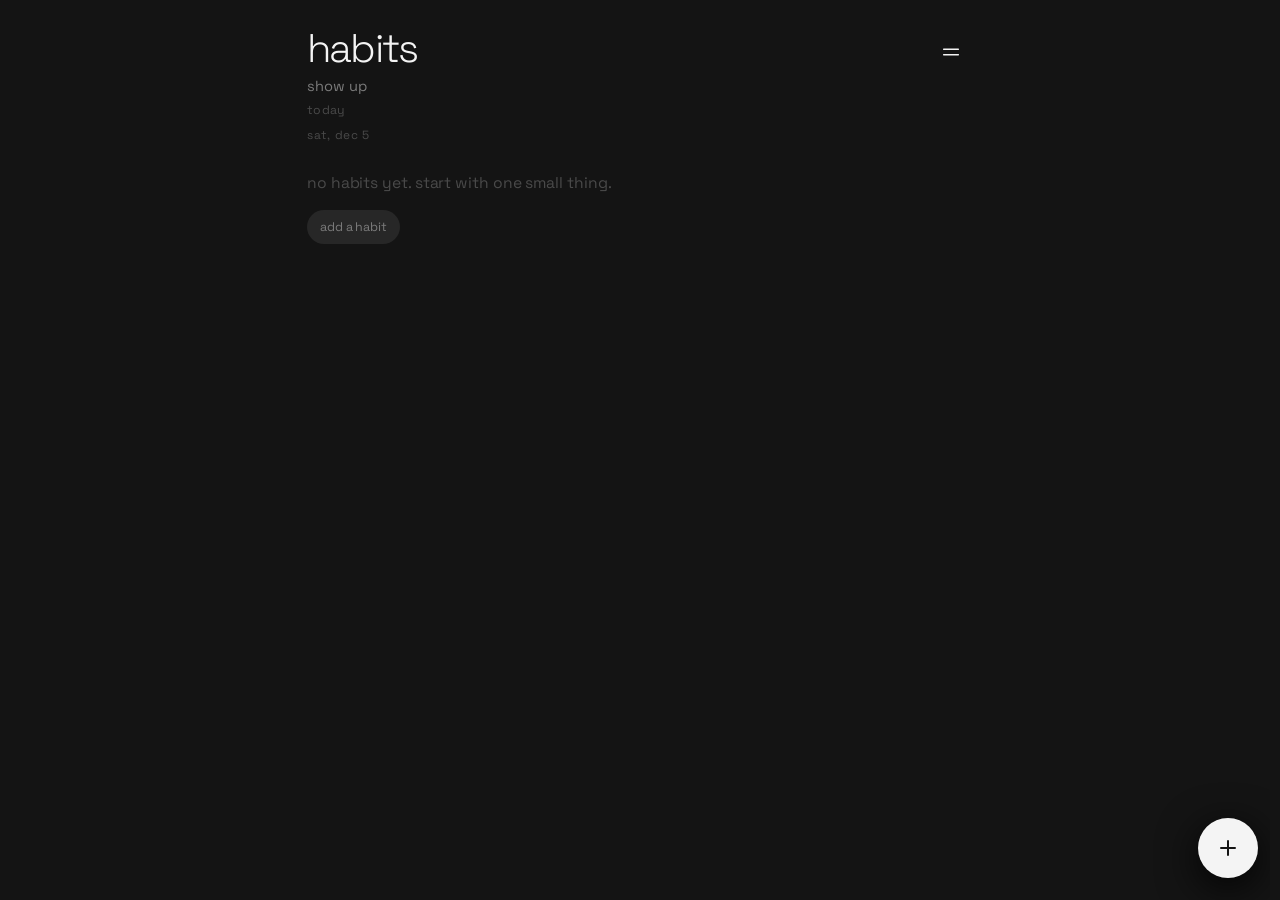
<file: habits/index.html>
<!doctype html>
<html lang="en" data-mode="dark">
<head>
<meta charset="utf-8">
<meta name="viewport" content="width=device-width, initial-scale=1, viewport-fit=cover">
<meta name="theme-color" content="#141414">
<meta name="color-scheme" content="dark">
<meta name="apple-mobile-web-app-capable" content="yes">
<meta name="mobile-web-app-capable" content="yes">
<meta name="apple-mobile-web-app-status-bar-style" content="black">
<script>
try {
  const st = JSON.parse(localStorage.getItem('habits.settings') || '{}');
  const m = st.mode === 'light' ? 'light' : 'dark';
  document.documentElement.dataset.mode = m;
  document.querySelector('meta[name="theme-color"]').content = m === 'light' ? '#ffffff' : '#141414';
  document.querySelector('meta[name="color-scheme"]').content = m;
  document.querySelector('meta[name="apple-mobile-web-app-status-bar-style"]').content = m === 'light' ? 'default' : 'black';
} catch {}
</script>
<script>
window.addEventListener('beforeinstallprompt', e => { e.preventDefault(); window.__installPrompt = e; });
</script>
<meta name="apple-mobile-web-app-title" content="habits">
<title>habits</title>
<link rel="manifest" href="manifest.webmanifest">
<link rel="icon" href="data:image/svg+xml,%3Csvg xmlns='http://www.w3.org/2000/svg' viewBox='0 0 64 64'%3E%3Crect width='64' height='64' rx='14' fill='%23141414'/%3E%3Ccircle cx='20' cy='20' r='5' fill='%23f4f4f4'/%3E%3Ccircle cx='32' cy='20' r='5' fill='%23f4f4f4'/%3E%3Ccircle cx='44' cy='20' r='5' fill='%23f4f4f4'/%3E%3Ccircle cx='20' cy='32' r='5' fill='%23f4f4f4'/%3E%3Ccircle cx='32' cy='32' r='5' fill='%23f4f4f4'/%3E%3Ccircle cx='44' cy='32' r='5' fill='%23f4f4f4'/%3E%3Ccircle cx='20' cy='44' r='5' fill='%23f4f4f4'/%3E%3Ccircle cx='32' cy='44' r='5' fill='%23f4f4f4'/%3E%3Ccircle cx='44' cy='44' r='5' fill='%23f4f4f4'/%3E%3C/svg%3E">
<link rel="apple-touch-icon" href="icon-192.png">
<link rel="preconnect" href="https://fonts.googleapis.com">
<link rel="preconnect" href="https://fonts.gstatic.com" crossorigin>
<link id="fontLink" rel="stylesheet" href="">
<link rel="stylesheet" href="base.css">
<style>
.today-head{display:flex;align-items:center;justify-content:space-between;gap:10px;margin:6px 0 8px;color:var(--faint);font-size:.7em;letter-spacing:.06em}
.habits{display:flex;flex-direction:column;gap:1px;margin-top:8px}
.habit{display:flex;align-items:flex-start;gap:12px;padding:13px 10px;margin:0 -10px;border-radius:14px;transition:background calc(var(--spd)*180ms)}
.habit:hover{background:var(--surface)}
.habit-check{flex:none;width:34px;height:34px;margin-top:2px;border-radius:50%;background:var(--surface2);display:grid;place-items:center;color:var(--bg);transition:background calc(var(--spd)*220ms),transform calc(var(--spd)*180ms)}
.habit-check:active{transform:scale(.9)}
.habit-check svg{width:18px;height:18px;fill:none;stroke:currentColor;stroke-width:2.4;stroke-linecap:round;stroke-linejoin:round;opacity:0;transform:scale(.6);transition:opacity calc(var(--spd)*160ms),transform calc(var(--spd)*220ms)}
.habit.done .habit-check{background:var(--fg)}
.habit.done .habit-check svg{opacity:1;transform:none}
.habit-main{flex:1;min-width:0;cursor:pointer}
.habit-name{font-size:.98em;line-height:1.35;color:var(--fg);text-transform:none;word-break:break-word}
.habit.done .habit-name{color:var(--mute)}
.habit-meta{font-size:.68em;color:var(--faint);margin-top:3px;display:flex;gap:9px;flex-wrap:wrap;letter-spacing:.02em}
.habit-meta .streak{color:var(--mute)}
.dots{display:flex;gap:4px;margin-top:7px}
.dot{width:6px;height:6px;border-radius:50%;background:var(--surface3);transition:background calc(var(--spd)*200ms)}
.dot.on{background:var(--fg)}
.dot.today{box-shadow:0 0 0 1px var(--fg)}
.habit-more{flex:none;width:28px;height:28px;margin-top:4px;border-radius:50%;display:grid;place-items:center;color:var(--faint);font-size:18px;transition:background .18s,color .18s}
.habit-more:hover{background:var(--surface2);color:var(--fg)}
.sheet .top{display:flex;align-items:center;justify-content:space-between;gap:8px;margin-bottom:10px}
.sheet .top h2{margin:0}
.sheet .top .iconbtn{width:34px;height:34px;margin-right:-7px}
.sheet.tall{max-height:calc(100dvh - 34px);overflow-y:auto}
.detail-stats{display:grid;grid-template-columns:repeat(3,1fr);gap:5px;margin:12px 0 16px}
.detail-stat{background:var(--surface2);border-radius:9px;padding:8px 6px;text-align:center}
.detail-stat b{display:block;font-size:1.15em;font-weight:400;line-height:1.2;font-variant-numeric:tabular-nums}
.detail-stat span{display:block;color:var(--faint);font-size:.6em;letter-spacing:.05em;margin-top:2px}
.calhead{display:flex;align-items:center;justify-content:space-between;gap:8px;margin:4px 0 8px}
.calhead .lbl{font-size:.78em;color:var(--mute)}
.calhead button{width:30px;height:30px;border-radius:50%;display:grid;place-items:center;color:var(--mute)}
.calhead button:hover:not(:disabled){background:var(--surface2);color:var(--fg)}
.calhead button:disabled{opacity:.25;pointer-events:none}
.calhead svg{width:15px;height:15px;stroke:currentColor;fill:none;stroke-width:1.8;stroke-linecap:round}
.calweek,.calgrid{display:grid;grid-template-columns:repeat(7,1fr);gap:3px}
.calweek{margin-bottom:4px}
.calweek span{text-align:center;color:var(--faint);font-size:.6em;padding:2px 0}
.calempty{height:32px}
.calday{height:32px;border-radius:8px;background:var(--surface2);color:var(--mute);font-size:.7em;font-variant-numeric:tabular-nums;transition:background .16s,color .16s}
.calday:hover:not(:disabled){background:var(--surface3);color:var(--fg)}
.calday.on{background:var(--fg);color:var(--bg)}
.calday.today:not(.on){box-shadow:inset 0 0 0 1px var(--fg);color:var(--fg)}
.calday:disabled{opacity:.22;pointer-events:none}
.detail-note{color:var(--faint);font-size:.68em;margin-top:10px;line-height:1.5}
.detail-actions{display:flex;gap:6px;flex-wrap:wrap;margin-top:14px}
.detail-actions .chip{height:32px;font-size:.72em}
body.sheet-open #fab{opacity:0;pointer-events:none}
.sheet input{text-transform:none}
@media (max-width:520px){
  .habit{padding:12px 8px;margin-left:-8px;margin-right:-8px}
  .dots{gap:3px}
  .dot{width:5px;height:5px}
}
</style>
</head>
<body>
<main id="appMain">
  <header>
    <div id="brand">
      <h1 id="title">habits</h1>
      <div class="motto" id="motto" role="button" tabindex="0" aria-label="encouragement, tap for another">small steps</div>
      <div class="sub" id="sub">today</div>
    </div>
    <div class="hactions">
      <button class="iconbtn" id="menuBtn" aria-label="menu" aria-expanded="false" aria-controls="menu"><svg viewBox="0 0 24 24"><path d="M4 9h16M4 15h16"/></svg></button>
    </div>
  </header>

  <div class="today-head"><span id="todayDate"></span><span id="todayCount"></span></div>
  <div class="habits" id="habitList" aria-label="today's habits"></div>
  <div class="empty" id="empty" hidden><p>no habits yet. start with one small thing.</p><button class="chip" id="emptyNew" type="button">add a habit</button></div>
</main>

<button id="fab" aria-label="new habit" aria-controls="habitSheet"><svg viewBox="0 0 24 24"><path d="M12 5v14M5 12h14"/></svg></button>
<div class="scrim" id="scrim"></div>

<aside id="menu" aria-label="settings" aria-hidden="true" inert>
  <div class="top"><h2>menu</h2><button type="button" class="iconbtn" id="menuClose" aria-label="close menu" style="margin-right:-10px"><svg viewBox="0 0 24 24"><path d="M6 6l12 12M18 6 6 18"/></svg></button></div>
  <h3>appearance</h3>
  <div class="card">
    <div class="field"><div class="lbl">mode</div><div class="seg" data-seg="mode"><button data-v="light">light</button><button data-v="dark">dark</button></div></div>
    <div class="field"><div class="lbl">font</div><div class="seg" data-seg="font"><button data-v="inter">inter</button><button data-v="manrope">manrope</button><button data-v="grotesk">grotesk</button><button data-v="mono">mono</button><button data-v="system">system</button></div></div>
    <div class="field"><div class="lbl">text size</div><div class="seg" data-seg="size"><button data-v="s">small</button><button data-v="m">medium</button><button data-v="l">large</button></div></div>
    <div class="field"><div class="lbl">density</div><div class="seg" data-seg="density"><button data-v="compact">compact</button><button data-v="comfy">comfy</button><button data-v="airy">airy</button></div></div>
    <div class="field"><div class="lbl">animation</div><div class="seg" data-seg="speed" data-num><button data-v="1.6">slow</button><button data-v="1">normal</button><button data-v="0.6">fast</button></div></div>
    <button type="button" class="tog" role="switch" data-toggle="reduceMotion"><span>reduce motion</span><span class="sw"></span></button>
  </div>
  <h3>data</h3>
  <div class="card">
    <button type="button" class="linkbtn" id="installBtn">install habits</button>
    <button type="button" class="linkbtn" id="exportBtn">export habits</button>
    <button type="button" class="linkbtn" id="importBtn">import habits</button>
    <button type="button" class="linkbtn" id="resetBtn">reset everything</button>
    <div class="hint">habits stay in this browser. export a backup before clearing site data.</div>
  </div>
  <h3>info</h3>
  <div class="card">
    <div class="status"><span class="st" id="buildInfo">habits v1.0</span></div>
    <div class="hint">a quiet habit grid. missing a day is information, not a punishment.</div>
  </div>
</aside>

<section class="sheet" id="habitSheet" role="dialog" aria-modal="true" aria-label="habit" aria-hidden="true" inert>
  <h2 id="habitSheetTitle">new habit</h2>
  <form id="habitForm">
    <div class="field"><label for="habitName">name</label><input id="habitName" type="text" maxlength="60" placeholder="read 10 pages" autocomplete="off"></div>
    <div class="actions"><button type="button" class="chip" id="habitCancel">cancel</button><button type="submit" class="chip solid" id="habitSave">add</button></div>
  </form>
</section>

<section class="sheet tall" id="detailSheet" role="dialog" aria-modal="true" aria-label="habit details" aria-hidden="true" inert>
  <div class="top"><h2 id="detailTitle">habit</h2><button type="button" class="iconbtn" id="detailClose" aria-label="close details"><svg viewBox="0 0 24 24"><path d="M6 6l12 12M18 6 6 18"/></svg></button></div>
  <div class="detail-stats">
    <div class="detail-stat"><b id="detailStreak">0</b><span>streak</span></div>
    <div class="detail-stat"><b id="detailBest">0</b><span>best</span></div>
    <div class="detail-stat"><b id="detailTotal">0</b><span>check-ins</span></div>
  </div>
  <div class="calhead">
    <button type="button" id="calPrev" aria-label="previous month"><svg viewBox="0 0 24 24"><path d="M15 5l-7 7 7 7"/></svg></button>
    <span class="lbl" id="calLabel"></span>
    <button type="button" id="calNext" aria-label="next month"><svg viewBox="0 0 24 24"><path d="M9 5l7 7-7 7"/></svg></button>
  </div>
  <div class="calweek" aria-hidden="true"><span>s</span><span>m</span><span>t</span><span>w</span><span>t</span><span>f</span><span>s</span></div>
  <div class="calgrid" id="calendar"></div>
  <div class="detail-note">tap any past day to fill it in. today is outlined.</div>
  <div class="detail-actions">
    <button type="button" class="chip" id="detailEdit">rename</button>
    <button type="button" class="chip danger" id="detailDelete">delete</button>
  </div>
</section>

<div id="toast" role="status" aria-live="polite"></div>
<input type="file" id="importFile" accept="application/json,.json" hidden>

<script>
window.APP_CONFIG = {
  ns: 'habits', title: 'habits', build: 'v1.0',
  mottos: ['small steps', 'show up', 'one day at a time', 'keep the chain', 'a little counts', 'come back tomorrow', 'progress, not perfect']
};
</script>
<script src="base.js"></script>
<script>
'use strict';
const $ = s => document.querySelector(s);
const MONTHS = ['january','february','march','april','may','june','july','august','september','october','november','december'];
const todayKey = () => App.dayKey(new Date());
const today = () => App.parseDay(todayKey());
let habits = App.store.get('habits', []);
if (!Array.isArray(habits)) habits = [];
habits = habits.filter(h => h && typeof h.name === 'string' && h.name.trim()).map(h => ({
  id: typeof h.id === 'string' ? h.id : App.uid(),
  name: h.name.trim().slice(0, 60),
  createdAt: +h.createdAt || Date.now()
}));
let entries = App.store.get('entries', {});
if (!entries || typeof entries !== 'object') entries = {};
const ids = new Set(habits.map(h => h.id));
Object.keys(entries).forEach(id => {
  if (!ids.has(id)) { delete entries[id]; return; }
  entries[id] = [...new Set((Array.isArray(entries[id]) ? entries[id] : []).filter(k => /^\d{4}-\d{2}-\d{2}$/.test(k)))].sort();
});
let editingHabitId = null;
let detailId = null;
let detailMonth = new Date(today().getFullYear(), today().getMonth(), 1);
const saveHabits = () => App.store.set('habits', habits);
const saveEntries = () => App.store.set('entries', entries);

function dateLabel(d) {
  return d.toLocaleDateString(undefined, { weekday: 'short', month: 'short', day: 'numeric' }).toLowerCase();
}
function monthLabel(d) { return MONTHS[d.getMonth()] + ' ' + d.getFullYear(); }
function setOf(id) { return new Set(Array.isArray(entries[id]) ? entries[id] : []); }
function done(id, key = todayKey()) { return setOf(id).has(key); }
function currentStreak(id) {
  const set = setOf(id);
  let d = today();
  if (!set.has(App.dayKey(d))) d = App.addDays(d, -1);
  let n = 0;
  while (set.has(App.dayKey(d))) { n++; d = App.addDays(d, -1); }
  return n;
}
function bestStreak(id) {
  const days = [...setOf(id)].sort();
  let best = 0, run = 0, prev = null;
  days.forEach(k => {
    const d = App.parseDay(k);
    if (prev && Math.round((d - prev) / 864e5) === 1) run++;
    else run = 1;
    best = Math.max(best, run);
    prev = d;
  });
  return best;
}
function totalDone(id) { return setOf(id).size; }

function toggleDay(id, key) {
  if (key > todayKey()) return;
  const set = setOf(id);
  if (set.has(key)) set.delete(key); else set.add(key);
  entries[id] = [...set].sort();
  saveEntries();
  render();
}
function rowEl(h) {
  const id = h.id;
  const isDone = done(id);
  const row = document.createElement('div');
  row.className = 'habit' + (isDone ? ' done' : '');
  row.dataset.id = id;
  const check = document.createElement('button');
  check.type = 'button'; check.className = 'habit-check'; check.dataset.check = id;
  check.setAttribute('aria-label', isDone ? 'mark not done' : 'mark done');
  check.setAttribute('aria-pressed', String(isDone));
  check.innerHTML = '<svg viewBox="0 0 24 24" aria-hidden="true"><path d="M5 12.5l4.5 4.5L19 7.5"/></svg>';
  const main = document.createElement('div'); main.className = 'habit-main'; main.dataset.open = id;
  main.setAttribute('role', 'button'); main.tabIndex = 0; main.setAttribute('aria-label', 'open details for ' + h.name);
  const name = document.createElement('div'); name.className = 'habit-name'; name.textContent = h.name;
  const meta = document.createElement('div'); meta.className = 'habit-meta';
  const streak = currentStreak(id);
  const s = document.createElement('span'); s.className = 'streak';
  s.textContent = streak ? streak + ' day' + (streak === 1 ? '' : 's') : 'start today';
  meta.appendChild(s);
  if (totalDone(id)) { const t = document.createElement('span'); t.textContent = totalDone(id) + ' total'; meta.appendChild(t); }
  main.append(name, meta);
  const dots = document.createElement('div'); dots.className = 'dots';
  for (let i = 13; i >= 0; i--) {
    const d = App.addDays(today(), -i);
    const key = App.dayKey(d);
    const dot = document.createElement('span');
    dot.className = 'dot' + (setOf(id).has(key) ? ' on' : '') + (key === todayKey() ? ' today' : '');
    dot.title = dateLabel(d);
    dots.appendChild(dot);
  }
  main.appendChild(dots);
  row.append(check, main);
  check.addEventListener('click', e => { e.stopPropagation(); toggleDay(id, todayKey()); });
  main.addEventListener('click', () => openDetail(id));
  main.addEventListener('keydown', e => {
    if (e.key === 'Enter' || e.key === ' ') { e.preventDefault(); openDetail(id); }
  });
  return row;
}
function render() {
  const box = $('#habitList');
  box.replaceChildren(...habits.map(rowEl));
  const doneCount = habits.filter(h => done(h.id)).length;
  $('#todayDate').textContent = dateLabel(today());
  $('#todayCount').textContent = habits.length ? doneCount + ' of ' + habits.length : '';
  $('#sub').textContent = habits.length ? doneCount + ' of ' + habits.length + ' done' : 'today';
  $('#empty').hidden = habits.length > 0;
  if (detailId) renderDetail();
}
function openHabitSheet(id = null) {
  App.closeMenu();
  closeDetail();
  editingHabitId = id;
  const h = id ? habits.find(x => x.id === id) : null;
  $('#habitSheetTitle').textContent = h ? 'edit habit' : 'new habit';
  $('#habitName').value = h ? h.name : '';
  $('#habitSave').textContent = h ? 'save' : 'add';
  document.body.classList.add('sheet-open');
  $('#scrim').classList.add('show');
  $('#habitSheet').classList.add('show');
  $('#habitSheet').setAttribute('aria-hidden', 'false');
  $('#habitSheet').inert = false;
  $('#appMain').inert = true;
  setTimeout(() => $('#habitName').focus({ preventScroll: true }), 60);
}
function closeHabitSheet() {
  const sh = $('#habitSheet');
  sh.classList.remove('show');
  sh.setAttribute('aria-hidden', 'true');
  sh.inert = true;
  document.body.classList.remove('sheet-open');
  $('#appMain').inert = false;
  if (!$('#menu').classList.contains('show')) $('#scrim').classList.remove('show');
  editingHabitId = null;
}
function openDetail(id) {
  App.closeMenu();
  closeHabitSheet();
  detailId = id;
  detailMonth = new Date(today().getFullYear(), today().getMonth(), 1);
  document.body.classList.add('sheet-open');
  $('#scrim').classList.add('show');
  $('#detailSheet').classList.add('show');
  $('#detailSheet').setAttribute('aria-hidden', 'false');
  $('#detailSheet').inert = false;
  $('#appMain').inert = true;
  renderDetail();
}
function closeDetail() {
  const sh = $('#detailSheet');
  sh.classList.remove('show');
  sh.setAttribute('aria-hidden', 'true');
  sh.inert = true;
  document.body.classList.remove('sheet-open');
  $('#appMain').inert = false;
  if (!$('#menu').classList.contains('show')) $('#scrim').classList.remove('show');
  detailId = null;
}
function renderDetail() {
  const h = habits.find(x => x.id === detailId);
  if (!h) { closeDetail(); return; }
  $('#detailTitle').textContent = h.name;
  $('#detailStreak').textContent = currentStreak(h.id);
  $('#detailBest').textContent = bestStreak(h.id);
  $('#detailTotal').textContent = totalDone(h.id);
  $('#calLabel').textContent = monthLabel(detailMonth);
  $('#calNext').disabled = App.monthKey(detailMonth) >= App.monthKey(today());
  const first = new Date(detailMonth.getFullYear(), detailMonth.getMonth(), 1);
  const days = new Date(detailMonth.getFullYear(), detailMonth.getMonth() + 1, 0).getDate();
  const grid = $('#calendar');
  grid.replaceChildren();
  for (let i = 0; i < first.getDay(); i++) {
    const blank = document.createElement('span'); blank.className = 'calempty'; grid.appendChild(blank);
  }
  const tKey = todayKey();
  const set = setOf(h.id);
  for (let day = 1; day <= days; day++) {
    const d = new Date(detailMonth.getFullYear(), detailMonth.getMonth(), day);
    const key = App.dayKey(d);
    const b = document.createElement('button');
    b.type = 'button'; b.className = 'calday' + (set.has(key) ? ' on' : '') + (key === tKey ? ' today' : '');
    b.textContent = day;
    b.disabled = key > tKey;
    b.setAttribute('aria-label', dateLabel(d) + (set.has(key) ? ', done' : ''));
    b.addEventListener('click', () => { toggleDay(h.id, key); });
    grid.appendChild(b);
  }
}
function saveHabit() {
  const name = $('#habitName').value.trim().replace(/\s+/g, ' ').slice(0, 60);
  if (!name) { $('#habitName').focus(); App.toast('name your habit'); return; }
  if (habits.some(h => h.id !== editingHabitId && h.name.toLowerCase() === name.toLowerCase())) {
    App.toast('that habit already exists'); $('#habitName').focus(); return;
  }
  if (editingHabitId) {
    const h = habits.find(x => x.id === editingHabitId);
    if (h) h.name = name;
    saveHabits(); closeHabitSheet(); if (detailId) renderDetail(); render();
  } else {
    const h = { id: App.uid(), name, createdAt: Date.now() };
    habits.push(h); saveHabits(); closeHabitSheet(); render();
    App.toast('habit added');
  }
}
function deleteHabit(id) {
  const h = habits.find(x => x.id === id);
  if (!h) return;
  if (!confirm('delete "' + h.name + '" and its history?')) return;
  habits = habits.filter(x => x.id !== id);
  delete entries[id];
  saveHabits(); saveEntries();
  if (detailId === id) closeDetail();
  closeHabitSheet(); render(); App.toast('habit deleted');
}

$('#habitForm').addEventListener('submit', e => { e.preventDefault(); saveHabit(); });
$('#habitCancel').addEventListener('click', closeHabitSheet);
$('#fab').addEventListener('click', () => openHabitSheet());
$('#emptyNew').addEventListener('click', () => openHabitSheet());
$('#detailClose').addEventListener('click', closeDetail);
$('#detailEdit').addEventListener('click', () => {
  const id = detailId;
  if (!id) return;
  closeDetail();
  openHabitSheet(id);
});
$('#detailDelete').addEventListener('click', () => { if (detailId) deleteHabit(detailId); });
$('#calPrev').addEventListener('click', () => { detailMonth = new Date(detailMonth.getFullYear(), detailMonth.getMonth() - 1, 1); renderDetail(); });
$('#calNext').addEventListener('click', () => {
  const next = new Date(detailMonth.getFullYear(), detailMonth.getMonth() + 1, 1);
  if (App.monthKey(next) <= App.monthKey(today())) { detailMonth = next; renderDetail(); }
});
$('#scrim').addEventListener('click', () => {
  if ($('#detailSheet').classList.contains('show')) closeDetail();
  else if ($('#habitSheet').classList.contains('show')) closeHabitSheet();
});
document.addEventListener('app:menuopen', () => { closeHabitSheet(); closeDetail(); });

$('#exportBtn').addEventListener('click', () => {
  App.download('habits-export.json', JSON.stringify({ app: 'habits', v: 1, habits, entries }, null, 2));
  App.toast('habits exported');
});
$('#importBtn').addEventListener('click', () => $('#importFile').click());
$('#importFile').addEventListener('change', e => {
  const f = e.target.files[0]; e.target.value = '';
  if (!f) return;
  const r = new FileReader();
  r.onload = () => {
    try {
      const d = JSON.parse(r.result);
      if (!d || !Array.isArray(d.habits)) throw 0;
      if (!confirm('replace all habits in this browser with this backup?')) return;
      habits = d.habits.filter(h => h && typeof h.name === 'string').map(h => ({
        id: typeof h.id === 'string' ? h.id : App.uid(),
        name: h.name.trim().slice(0, 60),
        createdAt: +h.createdAt || Date.now()
      }));
      entries = {};
      const valid = new Set(habits.map(h => h.id));
      Object.entries(d.entries && typeof d.entries === 'object' ? d.entries : {}).forEach(([id, days]) => {
        if (!valid.has(id) || !Array.isArray(days)) return;
        entries[id] = [...new Set(days.filter(k => /^\d{4}-\d{2}-\d{2}$/.test(k)))].sort();
      });
      saveHabits(); saveEntries(); closeDetail(); render(); App.toast('imported ' + habits.length + ' habits');
    } catch { App.toast('could not import that file'); }
  };
  r.readAsText(f);
});
$('#resetBtn').addEventListener('click', () => {
  if (!confirm('delete all habits and history from this browser?')) return;
  Object.keys(localStorage).filter(k => k.startsWith('habits.')).forEach(k => localStorage.removeItem(k));
  location.reload();
});
document.addEventListener('keydown', e => {
  if (e.key === 'Escape') {
    if ($('#detailSheet').classList.contains('show')) { closeDetail(); return; }
    if ($('#habitSheet').classList.contains('show')) { closeHabitSheet(); return; }
    return;
  }
  const typing = /^(input|textarea|select)$/i.test(document.activeElement && document.activeElement.tagName || '');
  if (!typing && e.key.toLowerCase() === 'n' && !e.metaKey && !e.ctrlKey && !e.altKey) {
    e.preventDefault();
    if (!$('#detailSheet').classList.contains('show') && !$('#habitSheet').classList.contains('show')) openHabitSheet();
  }
});
if (location.hash === '#new') {
  setTimeout(() => openHabitSheet(), 120);
  try { history.replaceState(null, '', location.pathname + location.search); } catch {}
}
render();
window.__habits = { get habits() { return habits; }, get entries() { return entries; }, toggleDay, currentStreak, bestStreak, render };
</script>
</body>
</html>
</file>
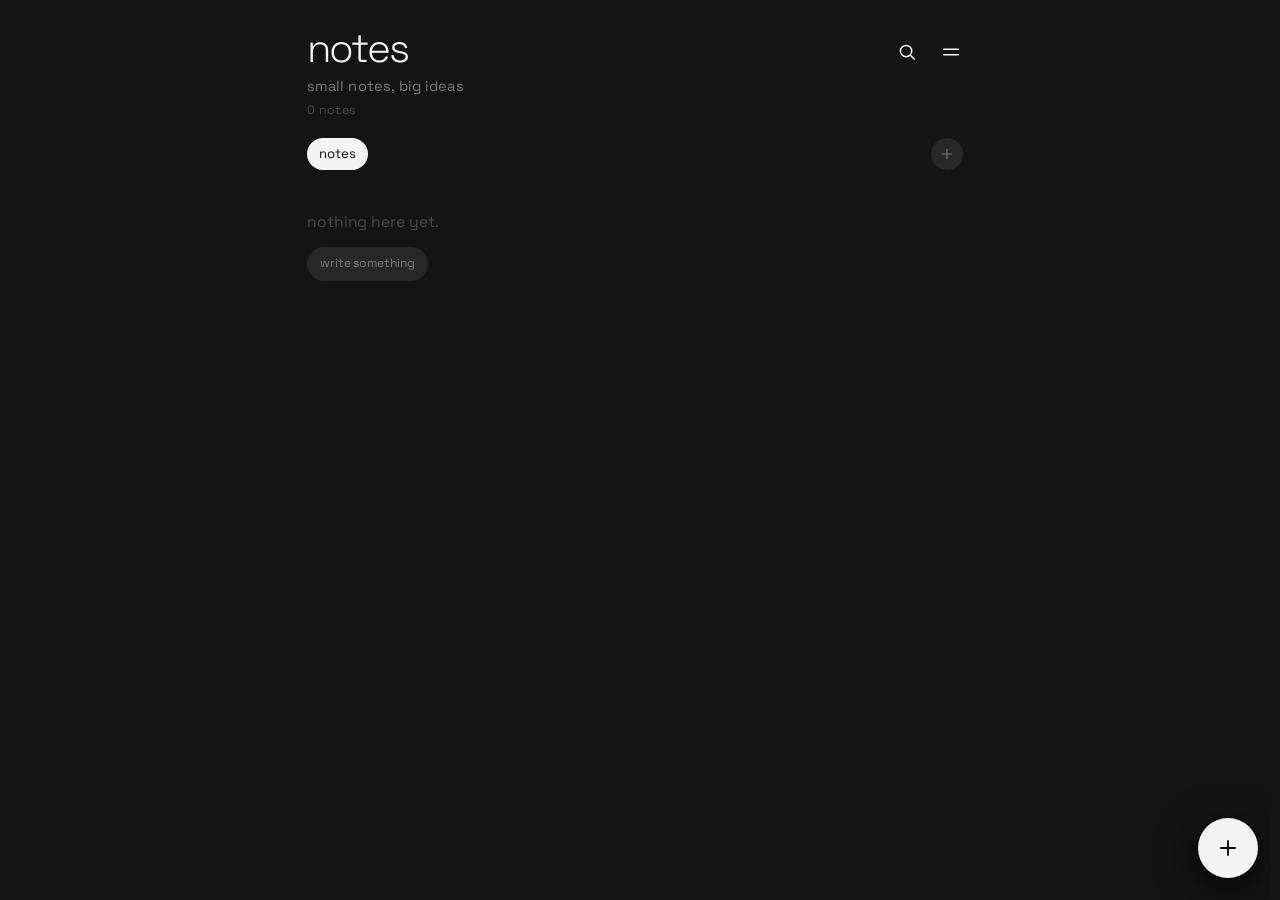
<file: notes/index.html>
<!doctype html>
<html lang="en" data-mode="dark">
<head>
<meta charset="utf-8">
<meta name="viewport" content="width=device-width, initial-scale=1, viewport-fit=cover">
<meta name="theme-color" content="#141414">
<meta name="color-scheme" content="dark">
<meta name="apple-mobile-web-app-capable" content="yes">
<meta name="mobile-web-app-capable" content="yes">
<meta name="apple-mobile-web-app-status-bar-style" content="black">
<script>
try {
  const st = JSON.parse(localStorage.getItem('notes.settings') || '{}');
  const m = st.mode === 'light' ? 'light' : 'dark';
  document.documentElement.dataset.mode = m;
  document.querySelector('meta[name="theme-color"]').content = m === 'light' ? '#ffffff' : '#141414';
  document.querySelector('meta[name="color-scheme"]').content = m;
  document.querySelector('meta[name="apple-mobile-web-app-status-bar-style"]').content = m === 'light' ? 'default' : 'black';
} catch {}
</script>
<script>
window.addEventListener('beforeinstallprompt', e => { e.preventDefault(); window.__installPrompt = e; });
</script>
<meta name="apple-mobile-web-app-title" content="notes">
<title>notes</title>
<link rel="manifest" href="manifest.webmanifest">
<link rel="icon" href="data:image/svg+xml,%3Csvg xmlns='http://www.w3.org/2000/svg' viewBox='0 0 64 64'%3E%3Crect width='64' height='64' rx='14' fill='%23141414'/%3E%3Crect x='16' y='11' width='32' height='42' rx='5' fill='%23f4f4f4'/%3E%3Cpath d='M23 25h18M23 32h14M23 39h16' stroke='%23141414' stroke-width='3' stroke-linecap='round'/%3E%3C/svg%3E">
<link rel="apple-touch-icon" href="icon-192.png">
<link rel="preconnect" href="https://fonts.googleapis.com">
<link rel="preconnect" href="https://fonts.gstatic.com" crossorigin>
<link id="fontLink" rel="stylesheet" href="">
<style>
:root{
  --bg:#141414;
  --fg:#f4f4f4;
  --mute:color-mix(in srgb,var(--fg) 46%,var(--bg));
  --faint:color-mix(in srgb,var(--fg) 24%,var(--bg));
  --surface:color-mix(in srgb,var(--fg) 4%,var(--bg));
  --surface2:color-mix(in srgb,var(--fg) 8.5%,var(--bg));
  --surface3:color-mix(in srgb,var(--fg) 12.7%,var(--bg));
  --menu:color-mix(in srgb,var(--fg) 2%,var(--bg));
  --danger:color-mix(in srgb,var(--fg) 17.2%,var(--bg));
  --accent:var(--fg);
  --accent-ink:var(--bg);
  --shadow:0 10px 40px rgba(0,0,0,.9);
  --shadow-lg:0 30px 80px rgba(0,0,0,.95);
  --font:'Space Grotesk',system-ui,-apple-system,"Segoe UI",Roboto,sans-serif;
  --fs:17px;
  --pad:14px;
  --spd:1.6;
  --ease:cubic-bezier(.22,.8,.24,1);
  --safe-b:env(safe-area-inset-bottom,0px);
  --safe-t:env(safe-area-inset-top,0px);
  color-scheme:dark;
}
html[data-mode="light"]{
  --bg:#ffffff;
  --fg:#141414;
  --surface:color-mix(in srgb,var(--fg) 3.3%,var(--bg));
  --surface2:color-mix(in srgb,var(--fg) 6.7%,var(--bg));
  --surface3:color-mix(in srgb,var(--fg) 11.5%,var(--bg));
  --menu:color-mix(in srgb,var(--fg) 1.2%,var(--bg));
  --danger:color-mix(in srgb,var(--fg) 8%,var(--bg));
  --shadow:0 10px 40px rgba(0,0,0,.10);
  --shadow-lg:0 30px 80px rgba(0,0,0,.14);
  color-scheme:light;
}
html{scrollbar-gutter:stable;touch-action:manipulation}
*{box-sizing:border-box;margin:0;padding:0;border:0;outline:0;-webkit-tap-highlight-color:transparent;scrollbar-width:thin;scrollbar-color:var(--surface3) transparent}
button,a,input,select,textarea,label{touch-action:manipulation}
body,input,textarea,.note-title,.note-preview,.editor-title,.editor-body,.empty,.hint,.status .st{-webkit-user-select:text;user-select:text}
@media (max-width:820px),(pointer:coarse){
  #listName,#searchInput,.field input[type="text"]{font-size:16px}
}
::-webkit-scrollbar{width:5px;height:5px}
::-webkit-scrollbar-track{background:transparent}
::-webkit-scrollbar-thumb{background:var(--surface3);border-radius:999px}
html,body{background:var(--bg);color:var(--fg);touch-action:manipulation}
body{
  font-family:var(--font);font-size:var(--fs);font-weight:400;line-height:1.45;
  text-transform:lowercase;letter-spacing:-.005em;
  -webkit-font-smoothing:antialiased;min-height:100dvh;overflow-x:hidden;
}
button,input,select,textarea{font:inherit;color:inherit;background:none;text-transform:inherit;letter-spacing:inherit}
button{cursor:pointer;user-select:none}
a{color:inherit;text-decoration:none}
.raw,.raw::placeholder{text-transform:none}
::selection{background:var(--fg);color:var(--bg)}
:is(button,a):focus-visible{background-color:var(--surface3)!important;border-radius:10px}
:is(.seg button[aria-pressed="true"],.chip.solid):focus-visible{background-color:var(--fg)!important;border-radius:999px;opacity:.75}
[hidden]{display:none!important}

/* ---------- layout ---------- */
main{max-width:700px;margin:0 auto;padding:calc(28px + var(--safe-t)) 22px calc(130px + var(--safe-b))}
header{display:grid;grid-template-columns:minmax(0,1fr) auto;align-items:start;gap:16px;transition:column-gap calc(var(--spd)*220ms) var(--ease)}
#brand{grid-column:1;grid-row:1;min-width:0;max-height:94px;overflow:hidden;transition:max-height calc(var(--spd)*240ms) var(--ease),opacity calc(var(--spd)*180ms) ease,transform calc(var(--spd)*220ms) var(--ease)}
body.searching #brand{max-height:44px;opacity:0;transform:translateX(-8px);pointer-events:none}
body.searching header{column-gap:8px}
h1{font-size:2.35em;font-weight:300;letter-spacing:-.045em;line-height:1.05;word-break:break-word}
.motto{color:var(--mute);font-size:.86em;margin-top:6px;letter-spacing:.005em;cursor:pointer;transition:opacity calc(var(--spd)*200ms) ease,color calc(var(--spd)*200ms) ease}
.motto:hover{color:var(--fg)}
.motto.fade{opacity:0}
.sub{color:var(--faint);font-size:.72em;margin-top:5px;letter-spacing:.03em;min-height:1em}
.iconbtn{width:44px;height:44px;display:grid;place-items:center;border-radius:50%;color:var(--fg);transition:background calc(var(--spd)*200ms)}
.iconbtn:hover{background:var(--surface2)}
.iconbtn svg{width:22px;height:22px;stroke:currentColor;fill:none;stroke-width:1.6;stroke-linecap:round;stroke-linejoin:round}
.hactions{grid-column:2;grid-row:1;display:flex;align-items:flex-start;flex:none}
#searchBtn{position:relative;margin-top:2px}
#searchBtn .searchGlyph,#searchBtn .closeGlyph{grid-area:1/1;transition:opacity calc(var(--spd)*220ms) ease,transform calc(var(--spd)*220ms) var(--ease)}
#searchBtn .closeGlyph{opacity:0;transform:rotate(-45deg) scale(.7)}
body.searching #searchBtn .searchGlyph{opacity:0;transform:rotate(45deg) scale(.7)}
body.searching #searchBtn .closeGlyph{opacity:1;transform:none}
#menuBtn{margin-top:2px;margin-right:-10px}

/* ---------- search ---------- */
.searchwrap{grid-column:1;grid-row:1;min-width:0;height:44px;display:flex;align-items:center;opacity:0;transform:scaleX(.55);transform-origin:right center;pointer-events:none;transition:opacity calc(var(--spd)*200ms) ease,transform calc(var(--spd)*260ms) var(--ease)}
body.searching #searchWrap{opacity:1;transform:none;pointer-events:auto}
.searchwrap>div{min-width:0;width:100%}
.searchbar{display:flex;align-items:center;gap:8px;width:100%;height:40px;padding:0 14px;background:var(--surface2);border-radius:999px}
.searchbar>svg{width:16px;height:16px;flex:none;stroke:var(--mute);fill:none;stroke-width:1.7;stroke-linecap:round}
#searchInput{flex:1;min-width:0;height:100%;background:transparent;color:var(--fg);font-size:max(16px,1em);text-transform:none;appearance:none;-webkit-appearance:none}
#searchInput::placeholder{color:var(--faint)}
#searchInput::-webkit-search-cancel-button{display:none}
#searchClear{flex:none;width:26px;height:26px;border-radius:50%;display:grid;place-items:center;color:var(--mute);font-size:1.1em;transition:background calc(var(--spd)*200ms),color calc(var(--spd)*200ms)}
#searchClear:hover{color:var(--fg);background:var(--surface3)}
#listbar{max-height:40px;transition:max-height calc(var(--spd)*220ms) var(--ease),opacity calc(var(--spd)*160ms) ease,margin-top calc(var(--spd)*220ms) ease}
body.searching #listbar{max-height:0;opacity:0;margin-top:0;overflow:hidden;pointer-events:none}

/* ---------- lists ---------- */
ul{list-style:none}
#noteArea{margin-top:18px;transition:opacity calc(var(--spd)*160ms) ease,transform calc(var(--spd)*160ms) var(--ease)}
#noteArea.swapping{opacity:0;transform:translateY(4px);pointer-events:none}
.listbar{display:flex;align-items:center;gap:6px;margin-top:16px;position:relative}
.listtabs{display:flex;gap:6px;overflow-x:auto;scrollbar-width:none;flex:1;padding:2px 0}
.listtabs::-webkit-scrollbar{display:none}
.listtab{flex:none;height:32px;padding:0 12px;border-radius:999px;background:var(--surface2);color:var(--mute);font-size:.78em;white-space:nowrap;transition:background calc(var(--spd)*200ms) ease,color calc(var(--spd)*200ms) ease}
.listtab:hover{color:var(--fg)}
.listtab[aria-selected="true"]{background:var(--accent);color:var(--accent-ink)}
.listbtn{flex:none;width:32px;height:32px;border-radius:50%;display:grid;place-items:center;color:var(--mute);background:var(--surface2);transition:background calc(var(--spd)*200ms) ease,color calc(var(--spd)*200ms) ease}
.listbtn:hover{color:var(--fg);background:var(--surface3)}
.listbtn svg{width:16px;height:16px;stroke:currentColor;fill:none;stroke-width:1.8;stroke-linecap:round}
.listmenu{position:absolute;top:40px;right:72px;z-index:20;background:var(--surface2);border-radius:12px;padding:5px;min-width:120px;box-shadow:var(--shadow)}
.listmenu[hidden]{display:none}
.listmenu button{text-align:left;padding:9px 12px;border-radius:8px;color:var(--mute);font-size:.85em;width:100%}
.listmenu button:hover{color:var(--fg);background:var(--surface3)}
.listmenu button.danger:hover{background:var(--danger)}
.listformwrap{max-height:36px;overflow:hidden;opacity:1;margin-top:10px;transition:max-height calc(var(--spd)*200ms) cubic-bezier(.4,0,.2,1),opacity calc(var(--spd)*160ms) ease,margin-top calc(var(--spd)*200ms) ease}
.listformwrap[hidden]{display:none}
.listformwrap.off{max-height:0;opacity:0;margin-top:0}
.listformwrap>div{min-height:0;overflow:hidden}
.listform{display:flex;gap:8px;align-items:center}
.listform input{flex:1;min-width:0;height:36px;background:var(--surface2);border-radius:999px;padding:0 14px;font-size:.86em}
.listform input::placeholder{color:var(--faint)}
.trashbar{display:flex;align-items:center;gap:6px;margin-top:16px;color:var(--mute);font-size:.8em}
.trashbar .grow{flex:1}
.trashbar button{height:30px;padding:0 10px;border-radius:8px;color:var(--mute);font-size:.72em;transition:background .18s ease,color .18s ease}
.trashbar button:hover{background:var(--surface2);color:var(--fg)}
.trashbar .back{color:var(--fg)}

/* ---------- notes ---------- */
.note{display:flex;align-items:flex-start;gap:10px;padding:calc(var(--pad)*1.03) 10px;margin:0 -10px;border-radius:14px;cursor:pointer;transition:background calc(var(--spd)*180ms) ease,opacity calc(var(--spd)*180ms) ease,transform calc(var(--spd)*180ms) var(--ease)}
.note:hover{background:var(--surface)}
.note:active{background:var(--surface2)}
.note-main{flex:1;min-width:0}
.note-title{font-size:1.03em;line-height:1.35;color:var(--fg);word-break:break-word;text-transform:none;overflow:hidden;display:-webkit-box;-webkit-line-clamp:2;-webkit-box-orient:vertical}
.note-title.untitled{color:var(--mute)}
.note-preview{font-size:.82em;line-height:1.45;color:var(--mute);margin-top:4px;text-transform:none;word-break:break-word;overflow:hidden;display:-webkit-box;-webkit-line-clamp:2;-webkit-box-orient:vertical}
.note .meta{font-size:.68em;color:var(--faint);margin-top:6px;letter-spacing:.02em;display:flex;gap:8px;flex-wrap:wrap;text-transform:lowercase}
.note .meta .notebook{color:var(--mute)}
.note-pin{flex:none;width:30px;height:30px;margin-top:calc((1.4em - 30px)/2) -4px 0 0;border-radius:50%;display:grid;place-items:center;color:var(--mute);transition:background .18s ease,color .18s ease}
.note-pin:hover{background:var(--surface2);color:var(--fg)}
.note-pin svg{width:14px;height:14px;fill:none;stroke:currentColor;stroke-width:1.7;stroke-linecap:round;stroke-linejoin:round}
.note.enter{opacity:0;transform:translateY(5px)}
.note.leaving{opacity:0;transform:translateY(-3px)}
.note.trashnote{cursor:default}
.note.trashnote:hover{background:transparent}
.trash-actions{display:flex;gap:5px;flex-wrap:wrap;margin-top:10px}
.trash-actions button{height:28px;padding:0 10px;border-radius:999px;background:var(--surface2);color:var(--mute);font-size:.68em;transition:background .18s ease,color .18s ease}
.trash-actions button:hover{background:var(--surface3);color:var(--fg)}
.trash-actions button.danger:hover{background:var(--danger);color:var(--fg)}
.empty{color:var(--faint);padding:calc(var(--pad)*2) 0;font-size:.92em;line-height:1.6}
.empty p{margin-bottom:12px}
.empty .chip{height:34px;padding:0 13px;border-radius:999px;background:var(--surface2);color:var(--mute);font-size:.78em}
.empty .chip:hover{background:var(--surface3);color:var(--fg)}

/* ---------- fab ---------- */
#fab{
  position:fixed;z-index:60;right:calc(22px + env(safe-area-inset-right,0px));bottom:calc(22px + var(--safe-b));
  width:60px;height:60px;border-radius:50%;background:var(--accent);color:var(--accent-ink);display:grid;place-items:center;
  box-shadow:var(--shadow);transition:transform calc(var(--spd)*320ms) var(--ease),background calc(var(--spd)*300ms)
}
#fab svg{width:24px;height:24px;stroke:var(--accent-ink);stroke-width:2;stroke-linecap:round;fill:none;transition:transform calc(var(--spd)*320ms) var(--ease)}
#fab:active{transform:scale(.92)}
#fab:focus-visible{background:var(--accent)!important;box-shadow:0 0 0 6px var(--surface3)}

/* ---------- menu ---------- */
#menu{
  position:fixed;z-index:65;top:0;right:0;bottom:0;width:min(390px,100vw);background:var(--menu);
  transform:translateX(102%);transition:transform calc(var(--spd)*380ms) var(--ease);
  overflow-y:auto;overscroll-behavior:contain;padding:calc(24px + var(--safe-t)) 24px calc(48px + var(--safe-b))
}
#menu.show{transform:none}
#menu .top{display:flex;align-items:center;justify-content:space-between;margin-bottom:10px}
#menu h2{font-size:1.2em;font-weight:300;letter-spacing:-.02em}
#menu h3{font-size:.7em;color:var(--faint);font-weight:500;letter-spacing:.1em;margin:22px 0 8px}

.card{background:var(--surface);border-radius:16px;padding:12px 16px;display:flex;flex-direction:column;gap:2px}
.field{padding:8px 0}
.field>label,.field>.lbl{display:block;font-size:.76em;color:var(--mute);margin-bottom:6px}
.field input[type=text]{width:100%;background:var(--surface2);border-radius:10px;padding:10px 12px;font-size:.88em}
.field input::placeholder{color:var(--faint)}
.hint{font-size:.7em;color:var(--faint);margin-top:6px;line-height:1.45}
.hint a{color:var(--mute)}
.seg{display:flex;flex-wrap:wrap;gap:6px}
.seg button{height:32px;padding:0 12px;border-radius:999px;background:var(--surface2);color:var(--mute);font-size:.78em;transition:background calc(var(--spd)*200ms),color calc(var(--spd)*200ms)}
.seg button[aria-pressed="true"]{background:var(--accent);color:var(--accent-ink)}
.seg button:hover:not([aria-pressed="true"]){color:var(--fg)}
.tog{display:flex;align-items:center;justify-content:space-between;padding:9px 0;font-size:.88em;color:var(--mute);width:100%;text-align:left}
.tog:hover{color:var(--fg)}
.sw{flex:none;width:38px;height:22px;border-radius:999px;background:var(--surface3);position:relative;transition:background calc(var(--spd)*240ms)}
.sw::after{content:"";position:absolute;top:3px;left:3px;width:16px;height:16px;border-radius:50%;background:var(--mute);transition:transform calc(var(--spd)*240ms) var(--ease),background calc(var(--spd)*240ms)}
.tog[aria-checked="true"] .sw{background:var(--accent)}
.tog[aria-checked="true"] .sw::after{transform:translateX(16px);background:var(--accent-ink)}
.status{display:flex;align-items:center;justify-content:space-between;gap:12px;padding:6px 0 10px;font-size:.88em}
.status .st{color:var(--mute);min-width:0;overflow:hidden;text-overflow:ellipsis;white-space:nowrap}
.linkbtn{display:flex;align-items:center;width:100%;text-align:left;padding:9px 0;color:var(--mute);font-size:.88em}
.linkbtn:hover{color:var(--fg)}
.linkbtn .count{margin-left:auto;color:var(--faint);font-size:.85em}
.chip{display:inline-flex;align-items:center;justify-content:center;gap:8px;height:34px;padding:0 13px;border-radius:999px;background:var(--surface2);color:var(--mute);font-size:.8em;transition:background calc(var(--spd)*200ms),color calc(var(--spd)*200ms)}
.chip:hover{color:var(--fg)}
.chip.solid{background:var(--accent);color:var(--accent-ink)}
.chip.danger:hover{background:var(--danger)}
.scrim{position:fixed;inset:0;z-index:40;background:rgba(0,0,0,.6);opacity:0;pointer-events:none;transition:opacity calc(var(--spd)*260ms) ease;backdrop-filter:blur(2px);-webkit-backdrop-filter:blur(2px)}
.scrim.show{opacity:1;pointer-events:auto}

/* ---------- editor ---------- */
#editor{
  position:fixed;inset:0;z-index:80;background:var(--bg);display:flex;justify-content:center;
  opacity:0;transform:translateY(14px);pointer-events:none;transition:opacity calc(var(--spd)*240ms) ease,transform calc(var(--spd)*300ms) var(--ease)
}
#editor.show{opacity:1;transform:none;pointer-events:auto}
.editor-inner{width:min(800px,100%);height:100dvh;padding:calc(12px + var(--safe-t)) 22px calc(12px + var(--safe-b));display:flex;flex-direction:column;min-height:0}
.editor-top{display:flex;align-items:center;gap:5px;flex:none;min-height:44px}
.editor-top .iconbtn{width:40px;height:40px;flex:none}
.editor-top .iconbtn svg{width:20px;height:20px}
#editorBack{margin-left:-8px}
.notebook-wrap{position:relative;min-width:0;max-width:170px;margin-left:2px}
#notebookSelect{
  width:100%;height:32px;padding:0 25px 0 11px;border-radius:999px;background:var(--surface2);color:var(--mute);
  font-size:.74em;appearance:none;-webkit-appearance:none;text-overflow:ellipsis;white-space:nowrap;overflow:hidden
}
#notebookSelect:hover{color:var(--fg)}
.notebook-wrap::after{content:"⌄";position:absolute;right:9px;top:3px;color:var(--faint);font-size:14px;pointer-events:none}
.editor-top .grow{flex:1}
#pinBtn[aria-pressed="true"]{background:var(--surface2);color:var(--fg)}
.morewrap{position:relative;flex:none}
#moreBtn[aria-expanded="true"]{background:var(--surface2);color:var(--fg)}
.notemenu{
  position:absolute;right:0;top:40px;z-index:8;min-width:220px;padding:5px;background:var(--surface);border-radius:12px;
  box-shadow:var(--shadow-lg);transform-origin:top right;animation:menuin calc(var(--spd)*160ms) var(--ease)
}
.notemenu[hidden]{display:none}
@keyframes menuin{from{opacity:0;transform:scale(.96) translateY(-3px)}to{opacity:1;transform:none}}
.notemenu button{display:block;width:100%;text-align:left;padding:9px 10px;border-radius:8px;color:var(--mute);font-size:.78em;transition:background .16s ease,color .16s ease}
.notemenu button:hover{background:var(--surface2);color:var(--fg)}
.notemenu button:disabled{opacity:.35;pointer-events:none}
.notemenu button.danger:hover{background:var(--danger);color:var(--fg)}
.notemenu .hint{padding:8px 10px 4px;margin:0}
.editor-title{
  width:100%;flex:none;background:none;color:var(--fg);font-size:2em;font-weight:300;letter-spacing:-.035em;
  line-height:1.15;padding:28px 0 8px;text-transform:none;font-family:var(--font)
}
.editor-title::placeholder{color:var(--faint)}
.editor-body{
  flex:1;min-height:0;width:100%;resize:none;background:none;color:var(--fg);font-family:var(--font);
  font-size:1.02em;line-height:1.68;padding:8px 0 24px;text-transform:none;overflow-y:auto
}
.editor-body::placeholder{color:var(--faint)}
.editor-foot{display:flex;align-items:center;justify-content:space-between;gap:10px;flex:none;color:var(--faint);font-size:.66em;letter-spacing:.02em;padding-top:8px;min-height:22px}
#saveState{color:var(--faint)}
#saveState.saving{color:var(--mute)}
body.editing{overflow:hidden}
body.editing #fab{display:none}

/* ---------- toast ---------- */
#toast{
  position:fixed;z-index:100;left:50%;bottom:calc(34px + var(--safe-b));transform:translate(-50%,20px);opacity:0;pointer-events:none;
  background:var(--surface2);color:var(--fg);border-radius:999px;padding:11px 18px;font-size:.8em;max-width:calc(100vw - 140px);
  transition:transform calc(var(--spd)*300ms) var(--ease),opacity calc(var(--spd)*220ms) ease;text-align:center
}
#toast.show{transform:translate(-50%,0);opacity:1}

html.rm *,html.rm *::before,html.rm *::after{animation-duration:1ms!important;animation-delay:0ms!important;transition-duration:1ms!important;transition-delay:0ms!important}
html.no-tx *,html.no-tx *::before,html.no-tx *::after{transition:none!important}

@media (max-width:520px){
  main{padding:calc(24px + var(--safe-t)) 18px calc(118px + var(--safe-b))}
  h1{font-size:2.05em}
  .editor-inner{padding:calc(8px + var(--safe-t)) 16px calc(10px + var(--safe-b))}
  .notebook-wrap{max-width:130px}
  #notebookSelect{font-size:.7em;padding-left:10px}
  .editor-title{font-size:1.72em;padding-top:22px}
  .editor-body{font-size:1em;line-height:1.62}
  #toast{left:22px;transform:translate(0,20px);max-width:calc(100vw - 120px)}
  #toast.show{transform:none}
  .listmenu{right:42px}
  .note{padding-left:8px;padding-right:8px;margin-left:-8px;margin-right:-8px}
}
html.no-tx *,html.no-tx *::before,html.no-tx *::after{transition:none!important}
</style>
</head>
<body>
<main id="appMain">
  <header>
    <div id="brand">
      <h1 id="title">notes</h1>
      <div class="motto" id="motto" role="button" tabindex="0" aria-label="encouragement, tap for another">write it down</div>
      <div class="sub" id="sub">your notes</div>
    </div>
    <div id="searchWrap" class="searchwrap" hidden><div>
      <div class="searchbar">
        <svg viewBox="0 0 24 24" aria-hidden="true"><circle cx="11" cy="11" r="6.2"/><path d="M15.6 15.6 20 20"/></svg>
        <input id="searchInput" type="search" placeholder="search all notes" maxlength="120" autocomplete="off" enterkeyhint="search" aria-label="search notes">
        <button type="button" id="searchClear" aria-label="clear search" hidden>×</button>
      </div>
    </div></div>
    <div class="hactions">
      <button class="iconbtn" id="searchBtn" aria-label="search notes" aria-expanded="false" aria-controls="searchWrap">
        <svg class="searchGlyph" viewBox="0 0 24 24" aria-hidden="true"><circle cx="11" cy="11" r="6.2"/><path d="M15.6 15.6 20 20"/></svg>
        <svg class="closeGlyph" viewBox="0 0 24 24" aria-hidden="true"><path d="M6 6l12 12M18 6 6 18"/></svg>
      </button>
      <button class="iconbtn" id="menuBtn" aria-label="menu" aria-expanded="false" aria-controls="menu">
        <svg viewBox="0 0 24 24"><path d="M4 9h16M4 15h16"/></svg>
      </button>
    </div>
  </header>

  <div class="listbar" id="listbar">
    <div id="listTabs" class="listtabs" role="tablist" aria-label="notebooks"></div>
    <button type="button" class="listbtn" id="listMore" aria-label="notebook options" aria-haspopup="menu" aria-expanded="false" hidden><svg viewBox="0 0 24 24"><path d="M5 12h.01M12 12h.01M19 12h.01"/></svg></button>
    <button type="button" class="listbtn" id="addListBtn" aria-label="new notebook" aria-expanded="false" aria-controls="listFormWrap"><svg viewBox="0 0 24 24"><path d="M12 5v14M5 12h14"/></svg></button>
    <div class="listmenu" id="listMenu" role="menu" hidden>
      <button type="button" id="renameList" role="menuitem">rename</button>
      <button type="button" id="deleteList" class="danger" role="menuitem">delete</button>
    </div>
  </div>
  <div id="listFormWrap" class="listformwrap" hidden><div>
    <form id="listForm" class="listform" autocomplete="off">
      <input id="listName" type="text" maxlength="40" placeholder="notebook name" enterkeyhint="done" aria-label="notebook name">
      <button type="submit" class="chip solid" id="listSubmit">add</button>
      <button type="button" class="chip" id="listCancel">cancel</button>
    </form>
  </div></div>

  <div class="trashbar" id="trashbar" hidden>
    <button type="button" class="back" id="backToNotes" aria-label="back to notes">← notes</button>
    <span class="grow"></span>
    <button type="button" id="emptyTrash">empty trash</button>
  </div>

  <div id="noteArea" role="tabpanel">
    <ul id="list" aria-label="notes"></ul>
    <div class="empty" id="empty" hidden><p id="emptyText">nothing here yet.</p><button class="chip" id="emptyNew" type="button">write something</button></div>
  </div>
</main>

<button id="fab" aria-label="new note" aria-controls="editor">
  <svg viewBox="0 0 24 24"><path d="M12 5v14M5 12h14"/></svg>
</button>

<div class="scrim" id="scrim"></div>

<aside id="menu" aria-label="settings" aria-hidden="true" inert>
  <div class="top">
    <h2>menu</h2>
    <button type="button" class="iconbtn" id="menuClose" aria-label="close menu" style="margin-right:-10px"><svg viewBox="0 0 24 24"><path d="M6 6l12 12M18 6 6 18"/></svg></button>
  </div>
  <h3>appearance</h3>
  <div class="card">
    <div class="field"><div class="lbl">mode</div>
      <div class="seg" data-seg="mode"><button data-v="light">light</button><button data-v="dark">dark</button></div></div>
    <div class="field"><div class="lbl">font</div>
      <div class="seg" data-seg="font"><button data-v="inter">inter</button><button data-v="manrope">manrope</button><button data-v="grotesk">grotesk</button><button data-v="mono">mono</button><button data-v="system">system</button></div></div>
    <div class="field"><div class="lbl">text size</div>
      <div class="seg" data-seg="size"><button data-v="s">small</button><button data-v="m">medium</button><button data-v="l">large</button></div></div>
    <div class="field"><div class="lbl">density</div>
      <div class="seg" data-seg="density"><button data-v="compact">compact</button><button data-v="comfy">comfy</button><button data-v="airy">airy</button></div></div>
    <div class="field"><div class="lbl">animation</div>
      <div class="seg" data-seg="speed" data-num><button data-v="1.6">slow</button><button data-v="1">normal</button><button data-v="0.6">fast</button></div></div>
    <button type="button" class="tog" role="switch" data-toggle="reduceMotion"><span>reduce motion</span><span class="sw"></span></button>
  </div>

  <h3>data</h3>
  <div class="card">
    <button type="button" class="linkbtn" id="installBtn">install notes</button>
    <button type="button" class="linkbtn" id="trashBtn">trash <span class="count" id="trashCount"></span></button>
    <button type="button" class="linkbtn" id="exportBtn">export notes</button>
    <button type="button" class="linkbtn" id="importBtn">import notes</button>
    <button type="button" class="linkbtn" id="resetBtn">reset everything</button>
    <div class="hint">notes stay in this browser only. export a backup before clearing browser data.</div>
  </div>

  <h3>info</h3>
  <div class="card">
    <div class="status"><span class="st" id="buildInfo">notes v1.0</span></div>
    <div class="hint">a quiet, local-first notes app. everything is stored in this browser.</div>
  </div>
</aside>

<section id="editor" role="dialog" aria-modal="true" aria-label="note" aria-hidden="true" inert>
  <div class="editor-inner">
    <div class="editor-top">
      <button type="button" class="iconbtn" id="editorBack" aria-label="close note"><svg viewBox="0 0 24 24"><path d="M15 5l-7 7 7 7"/></svg></button>
      <div class="notebook-wrap"><select id="notebookSelect" aria-label="notebook"></select></div>
      <span class="grow"></span>
      <button type="button" class="iconbtn" id="pinBtn" aria-label="pin note" aria-pressed="false"><svg viewBox="0 0 24 24"><path d="M12 17v5"/><path d="M9 10.76a2 2 0 0 1-1.11 1.79l-1.78.9A2 2 0 0 0 5 15.24V16a1 1 0 0 0 1 1h12a1 1 0 0 0 1-1v-.76a2 2 0 0 0-1.11-1.79l-1.78-.9A2 2 0 0 1 15 10.76V7a1 1 0 0 1 1-1 2 2 0 0 0 0-4H8a2 2 0 0 0 0 4 1 1 0 0 1 1 1z"/></svg></button>
      <div class="morewrap">
        <button type="button" class="iconbtn" id="moreBtn" aria-label="note options" aria-expanded="false"><svg viewBox="0 0 24 24"><path d="M5 12h.01M12 12h.01M19 12h.01"/></svg></button>
        <div class="notemenu" id="notemenu" hidden>
          <button type="button" id="copyNote">copy note</button>
          <button type="button" id="shareNote" hidden>share note</button>
          <button type="button" class="danger" id="trashNote">move to trash</button>
          <div class="hint">notes stay in this browser.</div>
        </div>
      </div>
    </div>
    <input id="noteTitle" class="editor-title" type="text" placeholder="title" maxlength="200" autocomplete="off" spellcheck="true">
    <textarea id="noteBody" class="editor-body" placeholder="start writing…" spellcheck="true"></textarea>
    <div class="editor-foot"><span id="saveState">saved</span><span id="wordCount"></span></div>
  </div>
</section>

<div id="toast" role="status" aria-live="polite"></div>
<input type="file" id="importFile" accept="application/json,.json" hidden>

<script>
'use strict';
/* =================== storage =================== */
const NS = 'notes.';
const BUILD = 'v1.0';
const DEFAULT_NOTEBOOK_ID = 'notes';
const store = {
  get(k, d) { try { const v = localStorage.getItem(NS + k); return v == null ? d : JSON.parse(v); } catch { return d; } },
  set(k, v) { try { localStorage.setItem(NS + k, JSON.stringify(v)); } catch { toast('storage is full'); } },
  del(k) { localStorage.removeItem(NS + k); }
};
const uid = () => (crypto.randomUUID ? crypto.randomUUID() : Date.now().toString(36) + Math.random().toString(36).slice(2));
const $ = s => document.querySelector(s);
const MONTHS = ['jan','feb','mar','apr','may','jun','jul','aug','sep','oct','nov','dec'];

/* =================== settings =================== */
const FONTS = {
  inter:   { css: "'Inter',system-ui,sans-serif", g: 'Inter:wght@300;400;500' },
  manrope: { css: "'Manrope',system-ui,sans-serif", g: 'Manrope:wght@300;400;500' },
  grotesk: { css: "'Space Grotesk',system-ui,sans-serif", g: 'Space+Grotesk:wght@300;400;500' },
  mono:    { css: "'JetBrains Mono',ui-monospace,monospace", g: 'JetBrains+Mono:wght@300;400;500' },
  system:  { css: "system-ui,-apple-system,'Segoe UI',Roboto,sans-serif", g: null }
};
const SIZES = { s: '15px', m: '17px', l: '19.5px' };
const DENS = { compact: '10px', comfy: '14px', airy: '20px' };
const DEFAULTS = {
  mode: 'dark', font: 'grotesk', size: 'm', density: 'compact', speed: 1.6,
  reduceMotion: !!(window.matchMedia && matchMedia('(prefers-reduced-motion: reduce)').matches)
};
let settings = Object.assign({}, DEFAULTS, store.get('settings', {}));
settings.mode = settings.mode === 'light' ? 'light' : 'dark';
if (!FONTS[settings.font]) settings.font = 'grotesk';
if (!SIZES[settings.size]) settings.size = 'm';
if (!DENS[settings.density]) settings.density = 'compact';
settings.reduceMotion = !!settings.reduceMotion;

const dur = ms => settings.reduceMotion ? 0 : ms * (+settings.speed || 1.6);
function applySettings() {
  const r = document.documentElement;
  const mode = settings.mode === 'light' ? 'light' : 'dark';
  const changed = r.dataset.mode !== mode;
  if (changed) r.classList.add('no-tx');
  r.dataset.mode = mode;
  r.style.setProperty('--font', FONTS[settings.font].css);
  r.style.setProperty('--fs', SIZES[settings.size]);
  r.style.setProperty('--pad', DENS[settings.density]);
  r.style.setProperty('--spd', settings.reduceMotion ? 0.001 : (+settings.speed || 1.6));
  r.classList.toggle('rm', !!settings.reduceMotion);
  const link = $('#fontLink');
  link.href = FONTS[settings.font].g ? 'https://fonts.googleapis.com/css2?family=' + FONTS[settings.font].g + '&display=swap' : '';
  document.querySelector('meta[name="theme-color"]').content = mode === 'light' ? '#ffffff' : '#141414';
  document.querySelector('meta[name="color-scheme"]').content = mode;
  document.querySelector('meta[name="apple-mobile-web-app-status-bar-style"]').content = mode === 'light' ? 'default' : 'black';
  if (changed) {
    requestAnimationFrame(() => requestAnimationFrame(() => r.classList.remove('no-tx')));
    setTimeout(() => r.classList.remove('no-tx'), 120);
  }
}
const saveSettings = () => store.set('settings', settings);
const saveNotes = () => store.set('notes', notes);
const saveNotebooks = () => store.set('notebooks', notebooks);
const saveMeta = () => store.set('meta', meta);

/* =================== state =================== */
function cleanNotebooks(raw) {
  const out = [{ id: DEFAULT_NOTEBOOK_ID, name: 'notes', createdAt: 0 }];
  const seen = new Set([DEFAULT_NOTEBOOK_ID]);
  (Array.isArray(raw) ? raw : []).forEach(l => {
    if (!l || typeof l !== 'object') return;
    const id = typeof l.id === 'string' ? l.id : '';
    const name = String(l.name || '').trim().slice(0, 40);
    if (!id || id === DEFAULT_NOTEBOOK_ID || !name || seen.has(id)) return;
    seen.add(id);
    out.push({ id, name, createdAt: +l.createdAt || Date.now() });
  });
  return out;
}
function cleanNotes(raw, books) {
  const out = [];
  const seen = new Set();
  (Array.isArray(raw) ? raw : []).forEach(n => {
    if (!n || typeof n !== 'object') return;
    let id = typeof n.id === 'string' && n.id ? n.id : uid();
    if (seen.has(id)) id = uid();
    seen.add(id);
    const idList = new Set(books.map(b => b.id));
    out.push({
      id,
      title: String(n.title || '').slice(0, 200),
      body: String(n.body || '').slice(0, 20000),
      notebookId: idList.has(n.notebookId) ? n.notebookId : DEFAULT_NOTEBOOK_ID,
      pinned: !!n.pinned,
      createdAt: +n.createdAt || Date.now(),
      updatedAt: +n.updatedAt || +n.createdAt || Date.now(),
      deletedAt: +n.deletedAt || 0
    });
  });
  return out;
}

let notebooks = cleanNotebooks(store.get('notebooks', []));
store.set('notebooks', notebooks);
let notes = cleanNotes(store.get('notes', []), notebooks);
store.set('notes', notes);
let meta = Object.assign({ activeNotebook: DEFAULT_NOTEBOOK_ID }, store.get('meta', {}));
let activeNotebookId = notebooks.some(b => b.id === meta.activeNotebook) ? meta.activeNotebook : DEFAULT_NOTEBOOK_ID;
if (meta.activeNotebook !== activeNotebookId) { meta.activeNotebook = activeNotebookId; saveMeta(); }
store.set('settings', settings);

let view = 'notes';
let searchOpen = false, searchQuery = '', searchTimer = 0;
let editingId = null, draftPinned = false, draftNotebookId = activeNotebookId;
let saveTimer = 0;
let notebookFormOpen = false, editingNotebookId = null, notebookFormTimer = 0;
let listMenuOpen = false;
let mottoIdx = Math.floor(Math.random() * 7);
const fresh = new Set();

/* =================== time & text =================== */
function ago(ts) {
  const diff = Date.now() - (+ts || 0);
  if (!ts || diff < 45e3) return 'just now';
  if (diff < 36e5) return Math.max(1, Math.round(diff / 6e4)) + 'm ago';
  if (diff < 864e5) return Math.round(diff / 36e5) + 'h ago';
  if (diff < 1728e5) return 'yesterday';
  const d = new Date(ts);
  const label = MONTHS[d.getMonth()] + ' ' + d.getDate();
  return d.getFullYear() === new Date().getFullYear() ? label : label + ' ' + d.getFullYear();
}
function noteParts(n) {
  const lines = String(n.body || '').replace(/\r/g, '').split('\n');
  const first = lines.findIndex(l => l.trim());
  const bodyFirst = first >= 0 ? lines[first].trim().replace(/^#+\s*/, '').replace(/^[-*+]\s+\[[ xX]\]\s*/, '') : '';
  const explicit = String(n.title || '').trim();
  const title = (explicit || bodyFirst || 'untitled').slice(0, 160);
  let preview = explicit ? String(n.body || '') : (first >= 0 ? lines.slice(first + 1).join(' ') : '');
  preview = preview.replace(/^#+\s*/gm, '').replace(/[-*+]\s+\[[ xX]\]\s*/g, '').replace(/\s+/g, ' ').trim().slice(0, 180);
  return { title, preview, untitled: !explicit && !bodyFirst };
}
function words(s) {
  const m = String(s || '').trim().match(/\S+/g);
  return m ? m.length : 0;
}
function notebookName(id) {
  return (notebooks.find(l => l.id === id) || {}).name || 'notes';
}
function noteCountLabel(n) { return n + (n === 1 ? ' note' : ' notes'); }

/* =================== menus / chrome =================== */
function toast(msg, ms = 2800) {
  const el = $('#toast');
  el.textContent = msg;
  el.classList.add('show');
  clearTimeout(toast._t);
  toast._t = setTimeout(() => el.classList.remove('show'), ms);
}
function setSub(text) { $('#sub').textContent = text; }
function updateTrashCount() {
  const n = notes.filter(x => x.deletedAt).length;
  $('#trashCount').textContent = n ? String(n) : '';
  $('#emptyTrash').disabled = !n;
}
function syncChrome() {
  const trash = view === 'trash' && !searchOpen;
  $('#listbar').hidden = trash || searchOpen;
  $('#trashbar').hidden = !trash;
  $('#fab').hidden = trash || searchOpen;
  updateTrashCount();
}
function showEmpty(text, action) {
  $('#emptyText').textContent = text;
  $('#emptyNew').hidden = !action;
  $('#empty').hidden = false;
}
function hideEmpty() { $('#empty').hidden = true; }

/* =================== notebook tabs =================== */
function renderListTabs() {
  const tabs = $('#listTabs');
  tabs.replaceChildren();
  notebooks.forEach(l => {
    const b = document.createElement('button');
    b.type = 'button';
    b.className = 'listtab';
    b.dataset.id = l.id;
    b.setAttribute('role', 'tab');
    b.setAttribute('aria-selected', String(view === 'notes' && !searchOpen && l.id === activeNotebookId));
    b.textContent = l.name;
    tabs.appendChild(b);
  });
  $('#listMore').hidden = view !== 'notes' || searchOpen || activeNotebookId === DEFAULT_NOTEBOOK_ID;
}
function switchNotebook(id) {
  const target = notebooks.find(l => l.id === id);
  if (!target) return;
  if (searchOpen) closeSearch();
  if (view === 'trash') view = 'notes';
  if (id === activeNotebookId) { render(); return; }
  closeListMenu(); closeNotebookForm();
  activeNotebookId = id;
  meta.activeNotebook = id;
  saveMeta();
  renderListTabs();
  const area = $('#noteArea');
  area.classList.add('swapping');
  setTimeout(() => {
    render();
    area.classList.remove('swapping');
  }, dur(150));
}
function openNotebookForm(id = null) {
  closeMenu(); closeListMenu();
  clearTimeout(notebookFormTimer);
  editingNotebookId = id;
  const wrap = $('#listFormWrap'), input = $('#listName');
  input.value = id ? notebookName(id) : '';
  $('#listSubmit').textContent = id ? 'save' : 'add';
  wrap.hidden = false;
  wrap.classList.remove('off');
  notebookFormOpen = true;
  $('#addListBtn').setAttribute('aria-expanded', 'true');
  setTimeout(() => input.focus({ preventScroll: true }), 30);
}
function closeNotebookForm() {
  if (!notebookFormOpen) return;
  notebookFormOpen = false;
  editingNotebookId = null;
  const wrap = $('#listFormWrap');
  wrap.classList.add('off');
  clearTimeout(notebookFormTimer);
  notebookFormTimer = setTimeout(() => { wrap.hidden = true; wrap.classList.remove('off'); }, dur(180) + 20);
  $('#addListBtn').setAttribute('aria-expanded', 'false');
}
function closeListMenu() {
  const m = $('#listMenu');
  m.hidden = true;
  listMenuOpen = false;
  $('#listMore').setAttribute('aria-expanded', 'false');
}

/* =================== note rendering =================== */
function noteEl(n, showNotebook = false) {
  const parts = noteParts(n);
  const li = document.createElement('li');
  li.className = 'note' + (fresh.has(n.id) ? ' enter' : '');
  li.dataset.id = n.id;
  li.setAttribute('role', 'button');
  li.tabIndex = 0;
  li.setAttribute('aria-label', 'open note: ' + parts.title);
  const main = document.createElement('div'); main.className = 'note-main';
  const title = document.createElement('div'); title.className = 'note-title' + (parts.untitled ? ' untitled' : ''); title.textContent = parts.title;
  main.appendChild(title);
  if (parts.preview) {
    const p = document.createElement('div'); p.className = 'note-preview'; p.textContent = parts.preview;
    main.appendChild(p);
  }
  const m = document.createElement('div'); m.className = 'meta';
  const date = document.createElement('span'); date.textContent = ago(n.updatedAt); m.appendChild(date);
  if (showNotebook || n.notebookId !== activeNotebookId) {
    const nb = document.createElement('span'); nb.className = 'notebook'; nb.textContent = notebookName(n.notebookId); m.appendChild(nb);
  }
  main.appendChild(m);
  li.appendChild(main);
  if (n.pinned) {
    const pin = document.createElement('button');
    pin.type = 'button'; pin.className = 'note-pin'; pin.dataset.pin = n.id; pin.setAttribute('aria-label', 'unpin note'); pin.setAttribute('aria-pressed', 'true');
    pin.innerHTML = '<svg viewBox="0 0 24 24" aria-hidden="true"><path d="M12 17v5"/><path d="M9 10.76a2 2 0 0 1-1.11 1.79l-1.78.9A2 2 0 0 0 5 15.24V16a1 1 0 0 0 1 1h12a1 1 0 0 0 1-1v-.76a2 2 0 0 0-1.11-1.79l-1.78-.9A2 2 0 0 1 15 10.76V7a1 1 0 0 1 1-1 2 2 0 0 0 0-4H8a2 2 0 0 0 0 4 1 1 0 0 1 1 1z"/></svg>';
    pin.addEventListener('click', e => { e.stopPropagation(); togglePin(n.id); });
    li.appendChild(pin);
  }
  return li;
}
function trashEl(n) {
  const parts = noteParts(n);
  const li = document.createElement('li'); li.className = 'note trashnote'; li.dataset.id = n.id;
  const main = document.createElement('div'); main.className = 'note-main';
  const title = document.createElement('div'); title.className = 'note-title' + (parts.untitled ? ' untitled' : ''); title.textContent = parts.title;
  main.appendChild(title);
  if (parts.preview) {
    const p = document.createElement('div'); p.className = 'note-preview'; p.textContent = parts.preview;
    main.appendChild(p);
  }
  const m = document.createElement('div'); m.className = 'meta';
  const d = document.createElement('span'); d.textContent = 'deleted ' + ago(n.deletedAt); m.appendChild(d);
  const nb = document.createElement('span'); nb.className = 'notebook'; nb.textContent = notebookName(n.notebookId); m.appendChild(nb);
  main.appendChild(m);
  const actions = document.createElement('div'); actions.className = 'trash-actions';
  const restore = document.createElement('button'); restore.type = 'button'; restore.dataset.restore = n.id; restore.textContent = 'restore';
  const del = document.createElement('button'); del.type = 'button'; del.className = 'danger'; del.dataset.delete = n.id; del.textContent = 'delete forever';
  actions.append(restore, del); main.appendChild(actions);
  li.appendChild(main);
  return li;
}
function renderNotes() {
  view = 'notes';
  const list = notes
    .filter(n => !n.deletedAt && n.notebookId === activeNotebookId)
    .sort((a, b) => (b.pinned ? 1 : 0) - (a.pinned ? 1 : 0) || (b.updatedAt || 0) - (a.updatedAt || 0));
  $('#list').replaceChildren(...list.map(n => noteEl(n)));
  setSub(noteCountLabel(list.length));
  if (list.length) hideEmpty();
  else showEmpty('nothing here yet.', true);
  syncChrome();
  renderListTabs();
  if (fresh.size) {
    setTimeout(() => {
      document.querySelectorAll('.note.enter').forEach(el => el.classList.remove('enter'));
      fresh.clear();
    }, 30);
  }
}
function renderTrash() {
  view = 'trash';
  const list = notes.filter(n => n.deletedAt).sort((a, b) => (b.deletedAt || 0) - (a.deletedAt || 0));
  $('#list').replaceChildren(...list.map(trashEl));
  setSub('trash · ' + noteCountLabel(list.length));
  if (list.length) hideEmpty();
  else showEmpty('trash is empty.', false);
  syncChrome();
  updateTrashCount();
}
function renderSearch() {
  const q = searchQuery.toLowerCase();
  const list = notes
    .filter(n => !n.deletedAt && (!q || (n.title + ' ' + n.body).toLowerCase().includes(q)))
    .sort((a, b) => (b.pinned ? 1 : 0) - (a.pinned ? 1 : 0) || (b.updatedAt || 0) - (a.updatedAt || 0));
  $('#list').replaceChildren(...list.map(n => noteEl(n, true)));
  setSub('search');
  $('#listbar').hidden = true;
  $('#trashbar').hidden = true;
  $('#fab').hidden = false;
  if (list.length) hideEmpty();
  else showEmpty(q ? `no matches for “${searchQuery}”` : 'no notes yet.', false);
  updateTrashCount();
}
function render() {
  if (searchOpen) { renderSearch(); return; }
  if (view === 'trash') { renderTrash(); return; }
  renderNotes();
}
function togglePin(id) {
  const n = notes.find(x => x.id === id);
  if (!n) return;
  n.pinned = !n.pinned;
  saveNotes();
  render();
}

/* =================== search =================== */
function openSearch() {
  if (searchOpen) return;
  closeMenu(); closeNotebookForm(); closeListMenu(); closeEditor(false);
  if (view === 'trash') view = 'notes';
  searchOpen = true; searchQuery = '';
  const btn = $('#searchBtn'), wrap = $('#searchWrap'), input = $('#searchInput');
  btn.setAttribute('aria-expanded', 'true'); btn.setAttribute('aria-label', 'close search');
  input.value = ''; $('#searchClear').hidden = true;
  clearTimeout(searchTimer);
  wrap.hidden = false;
  void wrap.offsetHeight;
  document.body.classList.add('searching');
  render();
  searchTimer = setTimeout(() => { if (searchOpen) input.focus(); }, dur(240) + 40);
}
function closeSearch() {
  if (!searchOpen) return;
  searchOpen = false; searchQuery = '';
  document.body.classList.remove('searching');
  const btn = $('#searchBtn'), wrap = $('#searchWrap'), input = $('#searchInput');
  btn.setAttribute('aria-expanded', 'false'); btn.setAttribute('aria-label', 'search notes');
  input.value = ''; $('#searchClear').hidden = true; input.blur();
  clearTimeout(searchTimer);
  searchTimer = setTimeout(() => { if (!searchOpen) wrap.hidden = true; }, dur(240) + 20);
  render();
}
function toggleSearch() { searchOpen ? closeSearch() : openSearch(); }

/* =================== editor =================== */
function fillNotebookSelect(selected) {
  const sel = $('#notebookSelect');
  sel.replaceChildren(...notebooks.map(l => {
    const o = document.createElement('option');
    o.value = l.id; o.textContent = l.name;
    return o;
  }));
  sel.value = notebooks.some(l => l.id === selected) ? selected : DEFAULT_NOTEBOOK_ID;
}
function editorNote() { return editingId ? notes.find(n => n.id === editingId) : null; }
function setSaveState(text, saving = false) {
  const el = $('#saveState');
  el.textContent = text;
  el.classList.toggle('saving', saving);
}
function updateWordCount() {
  const n = words($('#noteTitle').value + ' ' + $('#noteBody').value);
  $('#wordCount').textContent = n ? n + (n === 1 ? ' word' : ' words') : '';
}
function updatePinBtn() {
  const n = editorNote();
  const pinned = n ? n.pinned : draftPinned;
  const b = $('#pinBtn');
  b.setAttribute('aria-pressed', String(!!pinned));
  b.setAttribute('aria-label', pinned ? 'unpin note' : 'pin note');
}
function openEditor(id = null) {
  flushEditor();
  if (view === 'trash') view = 'notes';
  closeMenu(); closeSearch(); closeNotebookForm(); closeListMenu();
  let n = null;
  if (id) {
    n = notes.find(x => x.id === id && !x.deletedAt);
    if (!n) return;
  }
  editingId = n ? n.id : null;
  draftPinned = !!(n && n.pinned);
  draftNotebookId = n ? n.notebookId : (notebooks.some(b => b.id === activeNotebookId) ? activeNotebookId : DEFAULT_NOTEBOOK_ID);
  $('#noteTitle').value = n ? n.title : '';
  $('#noteBody').value = n ? n.body : '';
  fillNotebookSelect(draftNotebookId);
  updatePinBtn();
  updateWordCount();
  setSaveState('saved');
  $('#notemenu').hidden = true;
  $('#moreBtn').setAttribute('aria-expanded', 'false');
  const ed = $('#editor');
  ed.classList.add('show');
  ed.setAttribute('aria-hidden', 'false');
  ed.inert = false;
  $('#appMain').inert = true;
  document.body.classList.add('editing');
  $('#noteBody').scrollTop = 0;
  setTimeout(() => {
    if (n && (n.body || n.title)) $('#noteBody').focus({ preventScroll: true });
    else $('#noteTitle').focus({ preventScroll: true });
  }, 80);
}
function hideEditor() {
  clearTimeout(saveTimer);
  saveTimer = 0;
  const ed = $('#editor');
  ed.classList.remove('show');
  ed.setAttribute('aria-hidden', 'true');
  ed.inert = true;
  $('#appMain').inert = false;
  document.body.classList.remove('editing');
  $('#notemenu').hidden = true;
  $('#moreBtn').setAttribute('aria-expanded', 'false');
  editingId = null;
}
function commitEditor() {
  clearTimeout(saveTimer);
  saveTimer = 0;
  const title = $('#noteTitle').value.trim().slice(0, 200);
  const body = $('#noteBody').value.replace(/\r/g, '').slice(0, 20000);
  if (!editingId && !title && !body.trim()) { setSaveState('saved'); return; }
  let n = editorNote();
  if (!n) {
    n = {
      id: uid(), title: '', body: '', notebookId: notebooks.some(b => b.id === draftNotebookId) ? draftNotebookId : DEFAULT_NOTEBOOK_ID,
      pinned: draftPinned, createdAt: Date.now(), updatedAt: Date.now(), deletedAt: 0
    };
    notes.push(n);
    editingId = n.id;
    fresh.add(n.id);
  }
  n.title = title;
  n.body = body;
  n.notebookId = notebooks.some(b => b.id === draftNotebookId) ? draftNotebookId : DEFAULT_NOTEBOOK_ID;
  n.pinned = draftPinned;
  n.updatedAt = Date.now();
  saveNotes();
  setSaveState('saved');
  updateWordCount();
  updatePinBtn();
}
function flushEditor() {
  if (saveTimer) {
    clearTimeout(saveTimer);
    saveTimer = 0;
    commitEditor();
  }
}
function closeEditor(renderAfter = true) {
  flushEditor();
  hideEditor();
  if (renderAfter) render();
}
function editorChanged() {
  setSaveState('saving…', true);
  updateWordCount();
  clearTimeout(saveTimer);
  saveTimer = setTimeout(commitEditor, 350);
}
function editorNotebookChanged() {
  draftNotebookId = $('#notebookSelect').value;
  if (editingId) {
    commitEditor();
    const n = editorNote();
    if (n) { n.notebookId = draftNotebookId; saveNotes(); }
  }
}
function toggleEditorPin() {
  if (!editingId) {
    draftPinned = !draftPinned;
    commitEditor();
    if (editingId) {
      const n = editorNote();
      if (n) { n.pinned = draftPinned; saveNotes(); }
    }
  } else {
    const n = editorNote();
    if (n) { n.pinned = !n.pinned; saveNotes(); }
  }
  updatePinBtn();
}
function closeMore() {
  $('#notemenu').hidden = true;
  $('#moreBtn').setAttribute('aria-expanded', 'false');
}
function openMore() {
  $('#shareNote').hidden = !navigator.share;
  $('#notemenu').hidden = false;
  $('#moreBtn').setAttribute('aria-expanded', 'true');
}
async function copyNote() {
  flushEditor();
  const n = editorNote();
  if (!n) return;
  const text = [n.title, n.body].filter(Boolean).join('\n\n');
  try {
    await navigator.clipboard.writeText(text);
    toast('note copied');
  } catch {
    try {
      const ta = document.createElement('textarea');
      ta.value = text; ta.style.position = 'fixed'; ta.style.opacity = '0';
      document.body.appendChild(ta); ta.select(); document.execCommand('copy'); ta.remove();
      toast('note copied');
    } catch { toast('could not copy'); }
  }
}
async function shareNote() {
  flushEditor();
  const n = editorNote();
  if (!n) return;
  const text = [n.title, n.body].filter(Boolean).join('\n\n');
  if (navigator.share) {
    try { await navigator.share({ title: n.title || 'note', text }); } catch (e) { if (e.name !== 'AbortError') toast('share failed'); }
  } else copyNote();
}
function trashNote() {
  flushEditor();
  const n = editorNote();
  if (!n) { hideEditor(); render(); return; }
  n.deletedAt = Date.now();
  n.updatedAt = Date.now();
  saveNotes();
  hideEditor();
  render();
  toast('moved to trash');
}

/* =================== trash =================== */
function openTrash() {
  closeMenu(); closeSearch(); closeNotebookForm(); closeListMenu();
  view = 'trash';
  render();
}
function restoreNote(id) {
  const n = notes.find(x => x.id === id);
  if (!n) return;
  n.deletedAt = 0;
  n.updatedAt = Date.now();
  if (!notebooks.some(b => b.id === n.notebookId)) n.notebookId = DEFAULT_NOTEBOOK_ID;
  activeNotebookId = n.notebookId;
  meta.activeNotebook = n.notebookId;
  view = 'notes';
  saveNotes(); saveMeta();
  render();
  toast('note restored');
}
function deleteForever(id) {
  const n = notes.find(x => x.id === id);
  if (!n) return;
  if (!confirm('delete this note forever?')) return;
  notes = notes.filter(x => x.id !== id);
  saveNotes();
  render();
  toast('note deleted');
}
function emptyTrash() {
  const n = notes.filter(x => x.deletedAt).length;
  if (!n) return;
  if (!confirm('delete all ' + n + ' trashed note' + (n === 1 ? '' : 's') + ' forever?')) return;
  notes = notes.filter(x => !x.deletedAt);
  saveNotes();
  render();
  toast('trash emptied');
}

/* =================== menu / settings =================== */
function openMenu() {
  closeNotebookForm(); closeListMenu(); closeMore();
  if (searchOpen) closeSearch();
  syncMenuUI();
  $('#menu').classList.add('show');
  $('#menu').setAttribute('aria-hidden', 'false');
  $('#menu').inert = false;
  $('#scrim').classList.add('show');
  $('#menuBtn').setAttribute('aria-expanded', 'true');
}
function closeMenu() {
  if (document.activeElement && $('#menu').contains(document.activeElement)) document.activeElement.blur();
  $('#menu').classList.remove('show');
  $('#menu').setAttribute('aria-hidden', 'true');
  $('#menu').inert = true;
  if (!$('#editor').classList.contains('show')) $('#scrim').classList.remove('show');
  $('#menuBtn').setAttribute('aria-expanded', 'false');
}
function syncMenuUI() {
  document.querySelectorAll('[data-setting]').forEach(i => { if (document.activeElement !== i) i.value = settings[i.dataset.setting] ?? ''; });
  document.querySelectorAll('[data-seg]').forEach(g => {
    const k = g.dataset.seg;
    g.querySelectorAll('button').forEach(b => b.setAttribute('aria-pressed', String(String(settings[k]) === b.dataset.v)));
  });
  document.querySelectorAll('[data-toggle]').forEach(b => b.setAttribute('aria-checked', String(!!settings[b.dataset.toggle])));
  $('#buildInfo').textContent = 'notes ' + BUILD + ' · local-first';
  updateTrashCount();
}

/* =================== install / data =================== */
async function installNotes() {
  const p = window.__installPrompt;
  if (!p) { toast('use your browser menu → install app'); return; }
  p.prompt();
  try { await p.userChoice; } catch {}
  window.__installPrompt = null;
  closeMenu();
}
function exportNotes() {
  const blob = new Blob([JSON.stringify({ app: 'notes', v: 1, notes, notebooks }, null, 2)], { type: 'application/json' });
  const a = document.createElement('a');
  a.href = URL.createObjectURL(blob); a.download = 'notes-export.json'; a.click();
  setTimeout(() => URL.revokeObjectURL(a.href), 2000);
  toast('notes exported');
}
function importNotes(file) {
  const reader = new FileReader();
  reader.onload = () => {
    try {
      const d = JSON.parse(reader.result);
      if (!d || !Array.isArray(d.notes)) throw 0;
      if (!confirm('replace all notes in this browser with this backup?')) return;
      notebooks = cleanNotebooks(d.notebooks);
      notes = cleanNotes(d.notes, notebooks);
      activeNotebookId = DEFAULT_NOTEBOOK_ID;
      meta.activeNotebook = DEFAULT_NOTEBOOK_ID;
      view = 'notes';
      saveNotebooks(); saveNotes(); saveMeta();
      closeMenu();
      render();
      toast('imported ' + notes.length + ' notes');
    } catch { toast('could not import that file'); }
  };
  reader.readAsText(file);
}
function resetEverything() {
  if (!confirm('delete all notes, notebooks, and settings from this browser?')) return;
  Object.keys(localStorage).filter(k => k.startsWith(NS)).forEach(k => localStorage.removeItem(k));
  location.reload();
}

/* =================== boot / events =================== */
const MOTTOS = ['write it down', 'one thought at a time', 'keep a record', 'clear your head', 'small notes, big ideas', 'let it out', 'save the good stuff'];
function nextMotto() {
  const el = $('#motto'); if (!el) return;
  mottoIdx = (mottoIdx + 1) % MOTTOS.length;
  el.classList.add('fade');
  setTimeout(() => { el.textContent = MOTTOS[mottoIdx]; el.classList.remove('fade'); }, dur(180));
}

$('#motto').textContent = MOTTOS[mottoIdx];
$('#motto').addEventListener('click', nextMotto);
$('#motto').addEventListener('keydown', e => { if (e.key === 'Enter' || e.key === ' ') { e.preventDefault(); nextMotto(); } });

applySettings();
syncMenuUI();
render();

$('#fab').addEventListener('click', () => openEditor());
$('#emptyNew').addEventListener('click', () => openEditor());
$('#editorBack').addEventListener('click', () => closeEditor());
$('#pinBtn').addEventListener('click', toggleEditorPin);
$('#noteTitle').addEventListener('input', editorChanged);
$('#noteBody').addEventListener('input', editorChanged);
$('#notebookSelect').addEventListener('change', editorNotebookChanged);
$('#moreBtn').addEventListener('click', e => { e.stopPropagation(); $('#notemenu').hidden ? openMore() : closeMore(); });
$('#copyNote').addEventListener('click', () => { closeMore(); copyNote(); });
$('#shareNote').addEventListener('click', () => { closeMore(); shareNote(); });
$('#trashNote').addEventListener('click', () => { closeMore(); trashNote(); });
document.addEventListener('pointerdown', e => {
  if (!$('#notemenu').hidden && !e.target.closest('#notemenu,#moreBtn')) closeMore();
  if (!$('#listMenu').hidden && !e.target.closest('#listMenu,#listMore')) closeListMenu();
});
$('#editor').addEventListener('click', e => { if (e.target === $('#editor')) closeEditor(); });

$('#searchBtn').addEventListener('click', toggleSearch);
$('#searchInput').addEventListener('input', e => {
  searchQuery = e.target.value.trim();
  $('#searchClear').hidden = !searchQuery;
  if (searchOpen) render();
});
$('#searchInput').addEventListener('keydown', e => { if (e.key === 'Escape') { e.preventDefault(); closeSearch(); } });
$('#searchClear').addEventListener('click', () => { const i = $('#searchInput'); i.value = ''; searchQuery = ''; $('#searchClear').hidden = true; i.focus(); render(); });

$('#menuBtn').addEventListener('click', () => $('#menu').classList.contains('show') ? closeMenu() : openMenu());
$('#menuClose').addEventListener('click', closeMenu);
$('#scrim').addEventListener('click', closeMenu);

$('#listTabs').addEventListener('click', e => { const b = e.target.closest('.listtab'); if (b) switchNotebook(b.dataset.id); });
$('#addListBtn').addEventListener('click', () => notebookFormOpen ? closeNotebookForm() : openNotebookForm());
$('#listCancel').addEventListener('click', closeNotebookForm);
$('#listForm').addEventListener('submit', e => {
  e.preventDefault();
  const name = $('#listName').value.trim().replace(/\s+/g, ' ').slice(0, 40);
  if (!name) { toast('name your notebook'); $('#listName').focus(); return; }
  const dup = notebooks.some(l => l.id !== editingNotebookId && l.name.toLowerCase() === name.toLowerCase());
  if (dup) { toast('that notebook already exists'); $('#listName').focus(); return; }
  if (editingNotebookId) {
    const l = notebooks.find(x => x.id === editingNotebookId);
    if (l) l.name = name;
    saveNotebooks(); closeNotebookForm(); render(); return;
  }
  const id = uid();
  notebooks.push({ id, name, createdAt: Date.now() });
  saveNotebooks(); closeNotebookForm(); switchNotebook(id);
});
$('#listMore').addEventListener('click', e => {
  e.stopPropagation();
  const m = $('#listMenu');
  m.hidden = !m.hidden;
  listMenuOpen = !m.hidden;
  e.currentTarget.setAttribute('aria-expanded', String(!m.hidden));
});
$('#renameList').addEventListener('click', () => openNotebookForm(activeNotebookId));
$('#deleteList').addEventListener('click', () => {
  const l = notebooks.find(x => x.id === activeNotebookId);
  if (!l || l.id === DEFAULT_NOTEBOOK_ID) return;
  if (!confirm('delete "' + l.name + '"? its notes move to notes.')) return;
  notes.forEach(n => { if (n.notebookId === l.id) n.notebookId = DEFAULT_NOTEBOOK_ID; });
  notebooks = notebooks.filter(x => x.id !== l.id);
  saveNotes(); saveNotebooks();
  activeNotebookId = DEFAULT_NOTEBOOK_ID;
  meta.activeNotebook = DEFAULT_NOTEBOOK_ID; saveMeta();
  closeListMenu(); render(); toast('notebook deleted');
});

$('#list').addEventListener('click', e => {
  const restore = e.target.closest('[data-restore]');
  if (restore) { restoreNote(restore.dataset.restore); return; }
  const del = e.target.closest('[data-delete]');
  if (del) { deleteForever(del.dataset.delete); return; }
  const pin = e.target.closest('[data-pin]');
  if (pin) { togglePin(pin.dataset.pin); return; }
  const row = e.target.closest('.note');
  if (row && !row.classList.contains('trashnote')) openEditor(row.dataset.id);
});
$('#list').addEventListener('keydown', e => {
  if (e.key !== 'Enter' && e.key !== ' ') return;
  if (e.target.closest('button')) return;
  const row = e.target.closest('.note');
  if (!row || row.classList.contains('trashnote')) return;
  e.preventDefault(); openEditor(row.dataset.id);
});
$('#backToNotes').addEventListener('click', () => { view = 'notes'; render(); });
$('#emptyTrash').addEventListener('click', emptyTrash);
$('#trashBtn').addEventListener('click', openTrash);

document.querySelectorAll('[data-seg]').forEach(g => g.addEventListener('click', e => {
  const b = e.target.closest('button[data-v]'); if (!b) return;
  const k = g.dataset.seg;
  settings[k] = g.hasAttribute('data-num') ? +b.dataset.v : b.dataset.v;
  saveSettings(); applySettings(); syncMenuUI();
}));
document.querySelectorAll('[data-toggle]').forEach(b => b.addEventListener('click', () => {
  const k = b.dataset.toggle;
  settings[k] = !settings[k];
  saveSettings(); applySettings(); syncMenuUI();
}));
$('#installBtn').addEventListener('click', installNotes);
$('#exportBtn').addEventListener('click', exportNotes);
$('#importBtn').addEventListener('click', () => $('#importFile').click());
$('#importFile').addEventListener('change', e => { const f = e.target.files[0]; e.target.value = ''; if (f) importNotes(f); });
$('#resetBtn').addEventListener('click', resetEverything);

document.addEventListener('keydown', e => {
  if (e.key === 'Escape') {
    if (!$('#notemenu').hidden) { closeMore(); return; }
    if ($('#editor').classList.contains('show')) { closeEditor(); return; }
    if (searchOpen) { closeSearch(); return; }
    if ($('#menu').classList.contains('show')) { closeMenu(); return; }
    if (notebookFormOpen) { closeNotebookForm(); return; }
    if (!$('#listMenu').hidden) { closeListMenu(); return; }
    return;
  }
  const typing = /^(input|textarea|select)$/i.test(document.activeElement && document.activeElement.tagName || '');
  const editorOpen = $('#editor').classList.contains('show');
  if (typing) {
    if ((e.metaKey || e.ctrlKey) && e.key.toLowerCase() === 's') { e.preventDefault(); flushEditor(); toast('saved'); }
    return;
  }
  if (!editorOpen && (e.key === 'n' || e.key === '+') && !e.metaKey && !e.ctrlKey && !e.altKey) { e.preventDefault(); openEditor(); }
  else if (!editorOpen && e.key === '/' && !e.metaKey && !e.ctrlKey) { e.preventDefault(); openSearch(); }
  else if ((e.metaKey || e.ctrlKey) && e.key.toLowerCase() === 's' && editorOpen) { e.preventDefault(); flushEditor(); toast('saved'); }
});
window.addEventListener('beforeunload', flushEditor);
window.addEventListener('pagehide', flushEditor);
document.addEventListener('visibilitychange', () => { if (document.hidden) flushEditor(); });

if ('serviceWorker' in navigator && /^https?:$/.test(location.protocol)) {
  if (navigator.serviceWorker.controller && window.top === window) {
    let reloaded = false;
    navigator.serviceWorker.addEventListener('controllerchange', () => {
      if (reloaded) return;
      reloaded = true;
      location.reload();
    });
  }
  navigator.serviceWorker.register('sw.js').then(r => r.update()).catch(() => {});
}
if (location.hash === '#new') {
  setTimeout(() => openEditor(), 120);
  try { history.replaceState(null, '', location.pathname + location.search); } catch {}
}
if (location.hash === '#trash') {
  setTimeout(openTrash, 120);
  try { history.replaceState(null, '', location.pathname + location.search); } catch {}
}

// debugging hook
window.__notes = {
  build: BUILD,
  get notes() { return notes; }, get notebooks() { return notebooks; }, get settings() { return settings; },
  get activeNotebookId() { return activeNotebookId; }, get view() { return view; },
  openEditor, closeEditor, render, toast, saveNotes, saveNotebooks
};
</script>
</body>
</html>
</file>
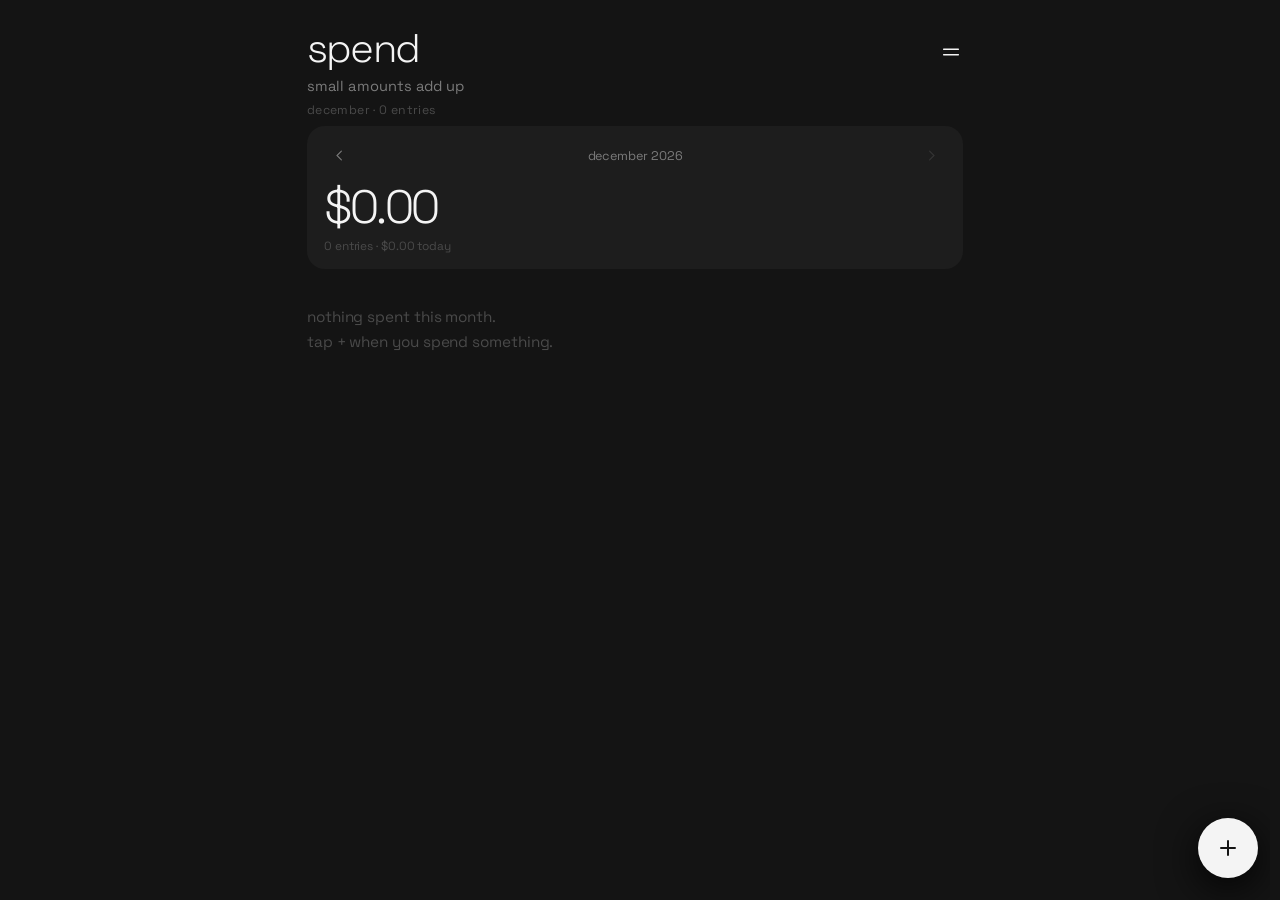
<file: spend/index.html>
<!doctype html>
<html lang="en" data-mode="dark">
<head>
<meta charset="utf-8">
<meta name="viewport" content="width=device-width, initial-scale=1, viewport-fit=cover">
<meta name="theme-color" content="#141414">
<meta name="color-scheme" content="dark">
<meta name="apple-mobile-web-app-capable" content="yes">
<meta name="mobile-web-app-capable" content="yes">
<meta name="apple-mobile-web-app-status-bar-style" content="black">
<script>
try {
  const st = JSON.parse(localStorage.getItem('spend.settings') || '{}');
  const m = st.mode === 'light' ? 'light' : 'dark';
  document.documentElement.dataset.mode = m;
  document.querySelector('meta[name="theme-color"]').content = m === 'light' ? '#ffffff' : '#141414';
  document.querySelector('meta[name="color-scheme"]').content = m;
  document.querySelector('meta[name="apple-mobile-web-app-status-bar-style"]').content = m === 'light' ? 'default' : 'black';
} catch {}
</script>
<script>
window.addEventListener('beforeinstallprompt', e => { e.preventDefault(); window.__installPrompt = e; });
</script>
<meta name="apple-mobile-web-app-title" content="spend">
<title>spend</title>
<link rel="manifest" href="manifest.webmanifest">
<link rel="icon" href="data:image/svg+xml,%3Csvg xmlns='http://www.w3.org/2000/svg' viewBox='0 0 64 64'%3E%3Crect width='64' height='64' rx='14' fill='%23141414'/%3E%3Ccircle cx='32' cy='32' r='21' fill='%23f4f4f4'/%3E%3Cpath d='M32 15v34M20 27h24M20 37h24' stroke='%23141414' stroke-width='4' stroke-linecap='round'/%3E%3C/svg%3E">
<link rel="apple-touch-icon" href="icon-192.png">
<link rel="preconnect" href="https://fonts.googleapis.com">
<link rel="preconnect" href="https://fonts.gstatic.com" crossorigin>
<link id="fontLink" rel="stylesheet" href="">
<link rel="stylesheet" href="base.css">
<style>
.summary{background:var(--surface);border-radius:18px;padding:15px 17px;margin:6px 0 24px}
.month-nav{display:flex;align-items:center;justify-content:space-between;gap:8px;color:var(--mute);font-size:.74em}
.month-nav button{width:30px;height:30px;border-radius:50%;display:grid;place-items:center;color:var(--mute)}
.month-nav button:hover:not(:disabled){background:var(--surface2);color:var(--fg)}
.month-nav button:disabled{opacity:.25;pointer-events:none}
.month-nav svg{width:15px;height:15px;stroke:currentColor;fill:none;stroke-width:1.8;stroke-linecap:round}
.total{font-size:2.75em;font-weight:300;letter-spacing:-.06em;line-height:1.05;margin-top:12px;font-variant-numeric:tabular-nums}
.summary-meta{font-size:.7em;color:var(--faint);margin-top:5px;display:flex;gap:8px;flex-wrap:wrap}
.summary-meta .today{color:var(--mute)}
.budget{margin-top:14px}
.budget-line{display:flex;justify-content:space-between;gap:8px;font-size:.68em;color:var(--faint)}
.budget-line .over{color:var(--fg)}
.bar{height:5px;background:var(--surface3);border-radius:999px;overflow:hidden;margin-top:7px}
.bar span{display:block;height:100%;background:var(--fg);border-radius:999px;transition:width calc(var(--spd)*400ms) var(--ease)}
.groups{display:flex;flex-direction:column;gap:18px}
.daygroup{display:flex;flex-direction:column;gap:1px}
.dayhead{display:flex;align-items:center;justify-content:space-between;gap:10px;color:var(--faint);font-size:.68em;letter-spacing:.04em;padding:0 8px 3px}
.dayhead .sum{color:var(--mute);font-variant-numeric:tabular-nums}
.expense{display:flex;align-items:center;gap:10px;padding:10px 8px;margin:0 -8px;border-radius:10px;cursor:pointer;transition:background calc(var(--spd)*180ms)}
.expense:hover{background:var(--surface)}
.expense:active{background:var(--surface2)}
.expense-main{flex:1;min-width:0}
.expense-title{font-size:.92em;color:var(--fg);text-transform:none;white-space:nowrap;overflow:hidden;text-overflow:ellipsis}
.expense-meta{font-size:.67em;color:var(--faint);margin-top:2px;display:flex;gap:7px}
.expense-amount{flex:none;color:var(--fg);font-size:.92em;font-variant-numeric:tabular-nums;white-space:nowrap}
.empty-month{color:var(--faint);font-size:.9em;padding:12px 0 20px;line-height:1.6}
.amount-row{display:flex;align-items:baseline;gap:6px;background:var(--surface2);border-radius:12px;padding:11px 13px}
.amount-row .sym{font-size:1.3em;color:var(--mute);font-variant-numeric:tabular-nums}
#amountInput{flex:1;min-width:0;background:none;font-size:2em;font-weight:300;letter-spacing:-.04em;font-variant-numeric:tabular-nums;color:var(--fg);padding:0}
#amountInput::placeholder{color:var(--faint)}
.cats{display:flex;flex-wrap:wrap;gap:5px;margin-top:2px}
.cats button{height:30px;padding:0 10px;border-radius:999px;background:var(--surface2);color:var(--mute);font-size:.72em;transition:background .16s,color .16s}
.cats button:hover{color:var(--fg)}
.cats button[aria-pressed="true"]{background:var(--fg);color:var(--bg)}
.field select{color:var(--fg)}
body.sheet-open #fab{opacity:0;pointer-events:none}
@media (max-width:520px){
  .total{font-size:2.45em}
  .summary{padding:14px 15px}
  .expense{padding:9px 7px;margin-left:-7px;margin-right:-7px}
}
</style>
</head>
<body>
<main id="appMain">
  <header>
    <div id="brand">
      <h1 id="title">spend</h1>
      <div class="motto" id="motto" role="button" tabindex="0" aria-label="encouragement, tap for another">know where it goes</div>
      <div class="sub" id="sub">october · 0 entries</div>
    </div>
    <div class="hactions">
      <button class="iconbtn" id="menuBtn" aria-label="menu" aria-expanded="false" aria-controls="menu"><svg viewBox="0 0 24 24"><path d="M4 9h16M4 15h16"/></svg></button>
    </div>
  </header>

  <section class="summary" aria-label="month summary">
    <div class="month-nav">
      <button type="button" id="prevMonth" aria-label="previous month"><svg viewBox="0 0 24 24"><path d="M15 5l-7 7 7 7"/></svg></button>
      <span id="monthLabel"></span>
      <button type="button" id="nextMonth" aria-label="next month"><svg viewBox="0 0 24 24"><path d="M9 5l7 7-7 7"/></svg></button>
    </div>
    <div class="total" id="monthTotal">$0.00</div>
    <div class="summary-meta" id="summaryMeta"></div>
    <div class="budget" id="budgetWrap" hidden>
      <div class="budget-line"><span id="budgetLeft"></span><span id="budgetSpent"></span></div>
      <div class="bar"><span id="budgetFill" style="width:0%"></span></div>
    </div>
  </section>

  <div class="groups" id="groups"></div>
  <div class="empty-month" id="empty" hidden>nothing spent this month.<br>tap + when you spend something.</div>
</main>

<button id="fab" aria-label="new expense" aria-controls="expenseSheet"><svg viewBox="0 0 24 24"><path d="M12 5v14M5 12h14"/></svg></button>
<div class="scrim" id="scrim"></div>

<aside id="menu" aria-label="settings" aria-hidden="true" inert>
  <div class="top"><h2>menu</h2><button type="button" class="iconbtn" id="menuClose" aria-label="close menu" style="margin-right:-10px"><svg viewBox="0 0 24 24"><path d="M6 6l12 12M18 6 6 18"/></svg></button></div>
  <h3>appearance</h3>
  <div class="card">
    <div class="field"><div class="lbl">mode</div><div class="seg" data-seg="mode"><button data-v="light">light</button><button data-v="dark">dark</button></div></div>
    <div class="field"><div class="lbl">font</div><div class="seg" data-seg="font"><button data-v="inter">inter</button><button data-v="manrope">manrope</button><button data-v="grotesk">grotesk</button><button data-v="mono">mono</button><button data-v="system">system</button></div></div>
    <div class="field"><div class="lbl">text size</div><div class="seg" data-seg="size"><button data-v="s">small</button><button data-v="m">medium</button><button data-v="l">large</button></div></div>
    <div class="field"><div class="lbl">density</div><div class="seg" data-seg="density"><button data-v="compact">compact</button><button data-v="comfy">comfy</button><button data-v="airy">airy</button></div></div>
    <div class="field"><div class="lbl">animation</div><div class="seg" data-seg="speed" data-num><button data-v="1.6">slow</button><button data-v="1">normal</button><button data-v="0.6">fast</button></div></div>
    <button type="button" class="tog" role="switch" data-toggle="reduceMotion"><span>reduce motion</span><span class="sw"></span></button>
  </div>
  <h3>money</h3>
  <div class="card">
    <div class="field"><label for="currencySelect">currency</label><select id="currencySelect"><option value="USD">USD · us dollar</option><option value="EUR">EUR · euro</option><option value="GBP">GBP · pound</option><option value="CAD">CAD · canadian dollar</option><option value="AUD">AUD · australian dollar</option><option value="JPY">JPY · yen</option><option value="INR">INR · rupee</option></select><div class="hint">display only — amounts are not converted.</div></div>
    <div class="field"><label for="budgetInput">monthly budget</label><input id="budgetInput" type="number" min="0" step="0.01" inputmode="decimal" placeholder="0 = off"><div class="hint">optional. shown against each month.</div></div>
  </div>
  <h3>data</h3>
  <div class="card">
    <button type="button" class="linkbtn" id="installBtn">install spend</button>
    <button type="button" class="linkbtn" id="exportBtn">export JSON</button>
    <button type="button" class="linkbtn" id="csvBtn">export CSV</button>
    <button type="button" class="linkbtn" id="importBtn">import JSON</button>
    <button type="button" class="linkbtn" id="resetBtn">reset everything</button>
    <div class="hint">expenses stay in this browser. export a backup before clearing site data.</div>
  </div>
  <h3>info</h3>
  <div class="card">
    <div class="status"><span class="st" id="buildInfo">spend v1.0</span></div>
    <div class="hint">a private spending log. no bank connection, no account, no judgment.</div>
  </div>
</aside>

<section class="sheet" id="expenseSheet" role="dialog" aria-modal="true" aria-label="expense" aria-hidden="true" inert>
  <h2 id="expenseSheetTitle">new expense</h2>
  <form id="expenseForm">
    <div class="field"><label for="amountInput">amount</label><div class="amount-row"><span class="sym" id="amountSymbol">$</span><input id="amountInput" type="text" inputmode="decimal" placeholder="0.00" autocomplete="off"></div></div>
    <div class="field"><div class="lbl">category</div><div class="cats" id="cats"></div></div>
    <div class="field"><label for="expenseNote">note</label><input id="expenseNote" type="text" maxlength="140" placeholder="optional" autocomplete="off"></div>
    <div class="field"><label for="expenseDate">date</label><input id="expenseDate" type="date"></div>
    <div class="actions"><button type="button" class="chip danger" id="expenseDelete" hidden>delete</button><button type="button" class="chip" id="expenseCancel">cancel</button><button type="submit" class="chip solid" id="expenseSave">add</button></div>
  </form>
</section>

<div id="toast" role="status" aria-live="polite"></div>
<input type="file" id="importFile" accept="application/json,.json" hidden>

<script>
window.APP_CONFIG = {
  ns: 'spend', title: 'spend', build: 'v1.0',
  mottos: ['know where it goes', 'small amounts add up', 'look, then decide', 'money, in focus', 'no judgment', 'one number at a time', 'keep it honest']
};
</script>
<script src="base.js"></script>
<script>
'use strict';
const $ = s => document.querySelector(s);
const MONTHS = ['january','february','march','april','may','june','july','august','september','october','november','december'];
const CATEGORIES = ['food', 'transport', 'home', 'bills', 'fun', 'health', 'other'];
const CURRENCIES = ['USD', 'EUR', 'GBP', 'CAD', 'AUD', 'JPY', 'INR'];
const S = App.settings;
S.currency = CURRENCIES.includes(S.currency) ? S.currency : 'USD';
S.budget = Math.max(0, +S.budget || 0);
App.saveSettings();

let expenses = App.store.get('expenses', []);
if (!Array.isArray(expenses)) expenses = [];
expenses = expenses.filter(e => e && +e.amount > 0).map(e => ({
  id: typeof e.id === 'string' ? e.id : App.uid(),
  amount: Math.round((+e.amount || 0) * 100) / 100,
  category: CATEGORIES.includes(e.category) ? e.category : 'other',
  note: String(e.note || '').slice(0, 140),
  date: /^\d{4}-\d{2}-\d{2}$/.test(e.date) ? e.date : App.dayKey(new Date()),
  createdAt: +e.createdAt || Date.now(),
  updatedAt: +e.updatedAt || +e.createdAt || Date.now()
})).filter(e => e.amount > 0);
let viewMonth = new Date(new Date().getFullYear(), new Date().getMonth(), 1);
let editingId = null;
let sheetCat = 'food';
const saveExpenses = () => App.store.set('expenses', expenses);
const todayKey = () => App.dayKey(new Date());

function fmtMoney(n) {
  try {
    return new Intl.NumberFormat(undefined, { style: 'currency', currency: S.currency, maximumFractionDigits: 2 }).format(+n || 0);
  } catch { return '$' + (+n || 0).toFixed(2); }
}
function symbol() {
  try {
    const parts = new Intl.NumberFormat(undefined, { style: 'currency', currency: S.currency }).formatToParts(0);
    return (parts.find(p => p.type === 'currency') || {}).value || '$';
  } catch { return '$'; }
}
function monthLabel(d) { return MONTHS[d.getMonth()] + ' ' + d.getFullYear(); }
function dateLabel(key) {
  const d = App.parseDay(key);
  const t = new Date();
  if (key === App.dayKey(t)) return 'today';
  const y = new Date(t); y.setDate(y.getDate() - 1);
  if (key === App.dayKey(y)) return 'yesterday';
  return d.toLocaleDateString(undefined, { weekday: 'short', month: 'short', day: 'numeric' }).toLowerCase();
}
function dayTotal(rows) { return rows.reduce((n, e) => n + e.amount, 0); }

function monthExpenses() {
  const prefix = App.monthKey(viewMonth);
  return expenses.filter(e => e.date.startsWith(prefix)).sort((a, b) => b.date.localeCompare(a.date) || (b.createdAt || 0) - (a.createdAt || 0));
}
function render() {
  const list = monthExpenses();
  const total = list.reduce((n, e) => n + e.amount, 0);
  const isCurrent = App.monthKey(viewMonth) === App.monthKey(new Date());
  const todayTotal = isCurrent ? list.filter(e => e.date === todayKey()).reduce((n, e) => n + e.amount, 0) : 0;
  $('#monthLabel').textContent = monthLabel(viewMonth);
  $('#monthTotal').textContent = fmtMoney(total);
  $('#nextMonth').disabled = App.monthKey(viewMonth) >= App.monthKey(new Date());
  $('#sub').textContent = MONTHS[viewMonth.getMonth()] + ' · ' + list.length + (list.length === 1 ? ' entry' : ' entries');
  const meta = [];
  meta.push(list.length + (list.length === 1 ? ' entry' : ' entries'));
  if (isCurrent) meta.push(fmtMoney(todayTotal) + ' today');
  $('#summaryMeta').textContent = meta.join(' · ');
  const budget = +S.budget || 0;
  $('#budgetWrap').hidden = !(budget > 0);
  if (budget > 0) {
    const left = budget - total;
    $('#budgetLeft').textContent = left >= 0 ? fmtMoney(left) + ' left' : 'over by ' + fmtMoney(-left);
    $('#budgetLeft').classList.toggle('over', left < 0);
    $('#budgetSpent').textContent = fmtMoney(total) + ' / ' + fmtMoney(budget);
    $('#budgetFill').style.width = Math.min(100, total / budget * 100) + '%';
  }
  const groups = {};
  list.forEach(e => { (groups[e.date] || (groups[e.date] = [])).push(e); });
  const box = $('#groups');
  box.replaceChildren();
  Object.keys(groups).sort((a, b) => b.localeCompare(a)).forEach(key => {
    const g = document.createElement('div'); g.className = 'daygroup';
    const head = document.createElement('div'); head.className = 'dayhead';
    const d = document.createElement('span'); d.textContent = dateLabel(key);
    const sum = document.createElement('span'); sum.className = 'sum'; sum.textContent = fmtMoney(dayTotal(groups[key]));
    head.append(d, sum); g.appendChild(head);
    groups[key].forEach(e => {
      const row = document.createElement('div'); row.className = 'expense'; row.dataset.id = e.id;
      const main = document.createElement('div'); main.className = 'expense-main';
      const title = document.createElement('div'); title.className = 'expense-title'; title.textContent = e.note || e.category;
      const meta = document.createElement('div'); meta.className = 'expense-meta';
      if (e.note) { const cat = document.createElement('span'); cat.textContent = e.category; meta.appendChild(cat); }
      main.append(title, meta);
      const amount = document.createElement('div'); amount.className = 'expense-amount'; amount.textContent = fmtMoney(e.amount);
      row.append(main, amount);
      row.addEventListener('click', () => openExpense(e.id));
      g.appendChild(row);
    });
    box.appendChild(g);
  });
  $('#empty').hidden = list.length > 0;
  $('#currencySelect').value = S.currency;
  $('#budgetInput').value = budget || '';
  $('#amountSymbol').textContent = symbol();
  App.syncMenuUI();
  if ($('#expenseSheet').classList.contains('show')) renderCats();
}

function renderCats() {
  const box = $('#cats');
  box.replaceChildren(...CATEGORIES.map(c => {
    const b = document.createElement('button');
    b.type = 'button'; b.dataset.cat = c; b.textContent = c;
    b.setAttribute('aria-pressed', String(c === sheetCat));
    b.addEventListener('click', () => { sheetCat = c; renderCats(); });
    return b;
  }));
}

function openExpense(id = null) {
  App.closeMenu();
  editingId = id;
  const e = id ? expenses.find(x => x.id === id) : null;
  $('#expenseSheetTitle').textContent = e ? 'edit expense' : 'new expense';
  $('#amountInput').value = e ? String(e.amount) : '';
  $('#expenseNote').value = e ? e.note : '';
  $('#expenseDate').value = e ? e.date : todayKey();
  $('#expenseDate').max = todayKey();
  sheetCat = e ? e.category : 'food';
  renderCats();
  $('#expenseDelete').hidden = !e;
  $('#expenseSave').textContent = e ? 'save' : 'add';
  $('#amountSymbol').textContent = symbol();
  document.body.classList.add('sheet-open');
  $('#scrim').classList.add('show');
  $('#expenseSheet').classList.add('show');
  $('#expenseSheet').setAttribute('aria-hidden', 'false');
  $('#expenseSheet').inert = false;
  $('#appMain').inert = true;
  setTimeout(() => $('#amountInput').focus({ preventScroll: true }), 60);
}
function closeExpense() {
  const sh = $('#expenseSheet');
  sh.classList.remove('show');
  sh.setAttribute('aria-hidden', 'true');
  sh.inert = true;
  document.body.classList.remove('sheet-open');
  $('#appMain').inert = false;
  if (!$('#menu').classList.contains('show')) $('#scrim').classList.remove('show');
  editingId = null;
}
function parseAmount(v) {
  const raw = String(v || '').replace(/[^0-9.,-]/g, '').replace(',', '.');
  const n = parseFloat(raw);
  if (!isFinite(n) || n <= 0) return null;
  return Math.round(n * 100) / 100;
}
function saveExpense() {
  const amount = parseAmount($('#amountInput').value);
  if (!amount) { $('#amountInput').focus(); App.toast('enter an amount'); return; }
  const note = $('#expenseNote').value.trim().slice(0, 140);
  let date = $('#expenseDate').value || todayKey();
  if (!/^\d{4}-\d{2}-\d{2}$/.test(date)) date = todayKey();
  if (date > todayKey()) date = todayKey();
  if (!CATEGORIES.includes(sheetCat)) sheetCat = 'other';
  if (editingId) {
    const e = expenses.find(x => x.id === editingId);
    if (e) { e.amount = amount; e.category = sheetCat; e.note = note; e.date = date; e.updatedAt = Date.now(); }
    saveExpenses(); closeExpense(); render(); App.toast('expense saved');
  } else {
    expenses.push({ id: App.uid(), amount, category: sheetCat, note, date, createdAt: Date.now(), updatedAt: Date.now() });
    saveExpenses(); closeExpense(); render(); App.toast('expense added');
  }
}
function deleteExpense() {
  if (!editingId) return;
  const e = expenses.find(x => x.id === editingId);
  if (!e) return;
  if (!confirm('delete this ' + fmtMoney(e.amount) + ' expense?')) return;
  expenses = expenses.filter(x => x.id !== editingId);
  saveExpenses(); closeExpense(); render(); App.toast('expense deleted');
}

$('#fab').addEventListener('click', () => openExpense());
$('#expenseForm').addEventListener('submit', e => { e.preventDefault(); saveExpense(); });
$('#expenseCancel').addEventListener('click', closeExpense);
$('#expenseDelete').addEventListener('click', deleteExpense);
$('#prevMonth').addEventListener('click', () => { viewMonth = new Date(viewMonth.getFullYear(), viewMonth.getMonth() - 1, 1); render(); });
$('#nextMonth').addEventListener('click', () => {
  const next = new Date(viewMonth.getFullYear(), viewMonth.getMonth() + 1, 1);
  if (App.monthKey(next) <= App.monthKey(new Date())) { viewMonth = next; render(); }
});
$('#scrim').addEventListener('click', () => { if ($('#expenseSheet').classList.contains('show')) closeExpense(); });
document.addEventListener('app:menuopen', () => closeExpense());
$('#currencySelect').addEventListener('change', e => { S.currency = e.target.value; App.saveSettings(); render(); });
$('#budgetInput').addEventListener('change', e => { S.budget = Math.max(0, +e.target.value || 0); App.saveSettings(); render(); });
$('#exportBtn').addEventListener('click', () => {
  App.download('spend-export.json', JSON.stringify({ app: 'spend', v: 1, expenses }, null, 2));
  App.toast('expenses exported');
});
$('#csvBtn').addEventListener('click', () => {
  const esc = s => '"' + String(s == null ? '' : s).replace(/"/g, '""') + '"';
  const rows = [['date', 'amount', 'category', 'note']].concat(expenses.slice().sort((a, b) => a.date.localeCompare(b.date)).map(e => [e.date, e.amount.toFixed(2), e.category, e.note]));
  App.download('spend-export.csv', rows.map(r => r.map(esc).join(',')).join('\n'), 'text/csv');
  App.toast('CSV exported');
});
$('#importBtn').addEventListener('click', () => $('#importFile').click());
$('#importFile').addEventListener('change', e => {
  const f = e.target.files[0]; e.target.value = '';
  if (!f) return;
  const r = new FileReader();
  r.onload = () => {
    try {
      const d = JSON.parse(r.result);
      if (!d || !Array.isArray(d.expenses)) throw 0;
      if (!confirm('replace all expenses in this browser with this backup?')) return;
      expenses = d.expenses.filter(e => e && +e.amount > 0).map(e => ({
        id: typeof e.id === 'string' ? e.id : App.uid(),
        amount: Math.round((+e.amount || 0) * 100) / 100,
        category: CATEGORIES.includes(e.category) ? e.category : 'other',
        note: String(e.note || '').slice(0, 140),
        date: /^\d{4}-\d{2}-\d{2}$/.test(e.date) ? e.date : App.dayKey(new Date()),
        createdAt: +e.createdAt || Date.now(),
        updatedAt: +e.updatedAt || Date.now()
      })).filter(e => e.amount > 0);
      saveExpenses(); closeExpense(); render(); App.toast('imported ' + expenses.length + ' expenses');
    } catch { App.toast('could not import that file'); }
  };
  r.readAsText(f);
});
$('#resetBtn').addEventListener('click', () => {
  if (!confirm('delete all spending data and settings from this browser?')) return;
  Object.keys(localStorage).filter(k => k.startsWith('spend.')).forEach(k => localStorage.removeItem(k));
  location.reload();
});
document.addEventListener('keydown', e => {
  if (e.key === 'Escape') {
    if ($('#expenseSheet').classList.contains('show')) { closeExpense(); return; }
    return;
  }
  const typing = /^(input|textarea|select)$/i.test(document.activeElement && document.activeElement.tagName || '');
  if (!typing && e.key.toLowerCase() === 'n' && !e.metaKey && !e.ctrlKey && !e.altKey && !$('#expenseSheet').classList.contains('show')) {
    e.preventDefault(); openExpense();
  }
});
if (location.hash === '#new') {
  setTimeout(() => openExpense(), 120);
  try { history.replaceState(null, '', location.pathname + location.search); } catch {}
}
render();
window.__spend = { get expenses() { return expenses; }, get viewMonth() { return viewMonth; }, render, openExpense, fmtMoney };
</script>
</body>
</html>
</file>
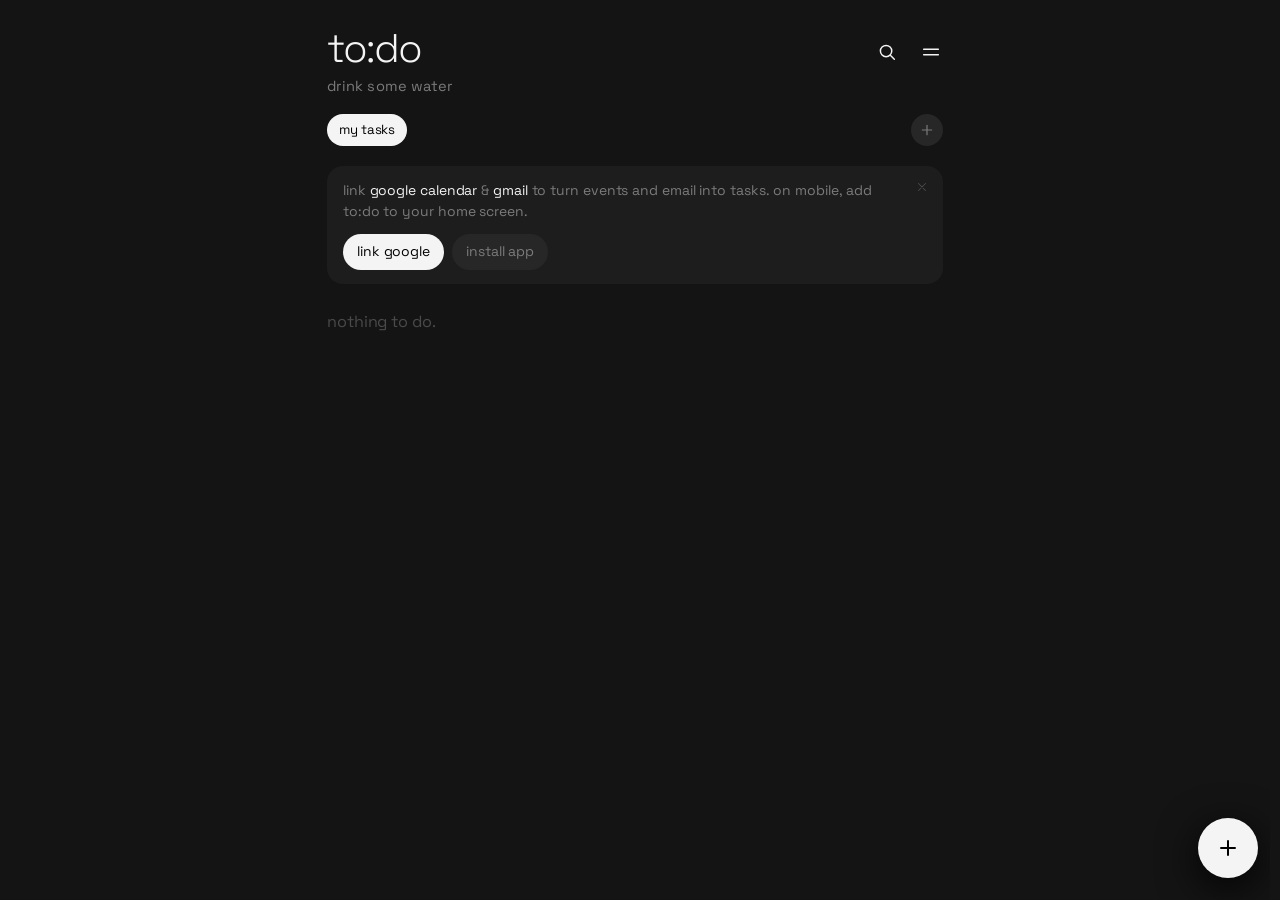
<file: to-do/index.html>
<!doctype html>
<html lang="en" data-mode="dark">
<head>
<meta charset="utf-8">
<meta name="viewport" content="width=device-width, initial-scale=1, viewport-fit=cover">
<meta name="theme-color" content="#141414">
<meta name="color-scheme" content="dark">
<meta name="apple-mobile-web-app-capable" content="yes">
<meta name="mobile-web-app-capable" content="yes">
<meta name="apple-mobile-web-app-status-bar-style" content="black">
<script>
// the dev harness is local-only: never enable it on a public host
var __HOST = location.hostname;
var __PRIVATE = __HOST === 'localhost' || __HOST === '0.0.0.0' || __HOST === '::1' || __HOST === '[::1]' ||
  /^127\./.test(__HOST) || /^10\./.test(__HOST) || /^192\.168\./.test(__HOST) ||
  /^172\.(1[6-9]|2\d|3[01])\./.test(__HOST) || /\.local$/i.test(__HOST) || /\.localhost$/i.test(__HOST);
var __DEV = __PRIVATE && new URLSearchParams(location.search).has('dev');
var __NS = __DEV ? 'todo.dev.' : 'todo.';
try {
  const st = JSON.parse(localStorage.getItem(__NS + 'settings') || '{}');
  const m = st.mode === 'light' ? 'light' : 'dark';
  const saved = st.colors && st.colors[m] && st.colors[m].bg;
  const bg = typeof saved === 'string' && /^#[0-9a-f]{6}$/i.test(saved) ? saved : (m === 'light' ? '#ffffff' : '#141414');
  document.documentElement.dataset.mode = m;
  document.querySelector('meta[name="theme-color"]').content = bg;
  document.querySelector('meta[name="color-scheme"]').content = m;
  document.querySelector('meta[name="apple-mobile-web-app-status-bar-style"]').content = m === 'light' ? 'default' : 'black';
} catch {}
</script>
<script>
(function () {
  if (!__DEV || parent === window) return;
  const post = (kind, level, text, extra) => {
    try {
      parent.postMessage(Object.assign({ __todoDev: true, kind, level, text: String(text).slice(0, 4000), ts: Date.now() }, extra || {}), location.origin);
    } catch {}
  };
  const fmt = v => {
    try {
      if (typeof v === 'string') return v;
      if (v instanceof Error) return v.stack || v.message;
      if (typeof v === 'function') return '[function ' + (v.name || 'anonymous') + ']';
      const s = JSON.stringify(v, (k, x) => typeof x === 'function' ? '[function]' : x);
      return s === undefined ? String(v) : s;
    } catch { return String(v); }
  };
  ['log', 'info', 'warn', 'error', 'debug'].forEach(level => {
    const original = console[level].bind(console);
    console[level] = (...args) => {
      original(...args);
      // this hook only exists in the dev sandbox
      post('log', level, args.map(fmt).join(' '));
    };
  });
  addEventListener('error', e => post('log', 'error', (e.message || 'script error') + ' @ ' + (e.filename || '?') + ':' + (e.lineno || 0)));
  addEventListener('unhandledrejection', e => post('log', 'error', 'unhandled rejection: ' + fmt(e.reason)));
  const realFetch = window.fetch;
  if (realFetch) {
    window.fetch = function (input, init) {
      const started = performance.now();
      const req = input && typeof input === 'object' ? input : null;
      const method = String((init && init.method) || (req && req.method) || 'GET').toUpperCase();
      let target = 'request';
      try { const u = new URL(typeof input === 'string' ? input : input.url, location.href); target = u.origin + u.pathname; } catch {}
      const done = (level, text) => post('net', level, method + ' ' + target + ' · ' + text + ' · ' + Math.round(performance.now() - started) + 'ms');
      let promise;
      try { promise = realFetch.apply(this, arguments); } catch (e) { done('error', 'failed'); throw e; }
      Promise.resolve(promise).then(res => done(res.ok ? 'info' : 'warn', String(res.status)), () => done('error', 'failed'));
      return promise;
    };
  }
  post('hello', 'info', 'dev sandbox ready');
})();
</script>
<script>
window.addEventListener('beforeinstallprompt', e => { e.preventDefault(); window.__installPrompt = e; });
</script>
<meta name="apple-mobile-web-app-title" content="to:do">
<title>to:do</title>
<link rel="manifest" href="manifest.webmanifest">
<link rel="icon" href="data:image/svg+xml,%3Csvg xmlns='http://www.w3.org/2000/svg' viewBox='0 0 64 64'%3E%3Crect width='64' height='64' rx='14' fill='%23000'/%3E%3Cpath d='M18 33.5l9 9 19-19' fill='none' stroke='%23f4f4f4' stroke-width='5' stroke-linecap='round' stroke-linejoin='round'/%3E%3C/svg%3E">
<link rel="apple-touch-icon" href="icon-192.png">
<link rel="preconnect" href="https://fonts.googleapis.com">
<link rel="preconnect" href="https://fonts.gstatic.com" crossorigin>
<link id="fontLink" rel="stylesheet" href="">
<style>
:root{
  --bg:#141414;
  --fg:#f4f4f4;
  --mute:color-mix(in srgb,var(--fg) 46%,var(--bg));
  --faint:color-mix(in srgb,var(--fg) 24%,var(--bg));
  --surface:color-mix(in srgb,var(--fg) 4%,var(--bg));
  --surface2:color-mix(in srgb,var(--fg) 8.5%,var(--bg));
  --surface3:color-mix(in srgb,var(--fg) 12.7%,var(--bg));
  --menu:color-mix(in srgb,var(--fg) 2%,var(--bg));
  --danger:color-mix(in srgb,var(--fg) 17.2%,var(--bg));
  --red:#ff453a;
  --accent:var(--fg);
  --accent-ink:var(--bg);
  --shadow:0 10px 40px rgba(0,0,0,.9);
  --shadow-lg:0 30px 80px rgba(0,0,0,.95);
  --font:'Inter',system-ui,-apple-system,"Segoe UI",Roboto,sans-serif;
  --fs:17px;
  --pad:14px;
  --spd:1;
  --ease:cubic-bezier(.22,.8,.24,1);
  --safe-b:env(safe-area-inset-bottom,0px);
  --safe-t:env(safe-area-inset-top,0px);
  color-scheme:dark;
}
html[data-mode="light"]{
  --bg:#fff;
  --fg:#141414;
  --surface:color-mix(in srgb,var(--fg) 3.3%,var(--bg));
  --surface2:color-mix(in srgb,var(--fg) 6.7%,var(--bg));
  --surface3:color-mix(in srgb,var(--fg) 11.5%,var(--bg));
  --menu:color-mix(in srgb,var(--fg) 1.2%,var(--bg));
  --danger:color-mix(in srgb,var(--fg) 8%,var(--bg));
  --red:#d92d20;
  --shadow:0 10px 40px rgba(0,0,0,.10);
  --shadow-lg:0 30px 80px rgba(0,0,0,.14);
  color-scheme:light;
}
html{scrollbar-gutter:stable;touch-action:manipulation}
*{box-sizing:border-box;margin:0;padding:0;border:0;outline:0;-webkit-tap-highlight-color:transparent;scrollbar-width:thin;scrollbar-color:var(--surface3) transparent}
button,a,input,select,textarea,label{touch-action:manipulation}
body,input,textarea,.text,.meta,.empty,.welcome p,.hint,.status .st{-webkit-user-select:text;user-select:text}
@media (max-width:820px),(pointer:coarse){
  #listName,#taskDue,#clientId,#searchInput,.field input[type="text"],.field input[type="password"],.field input[type="url"]{font-size:16px}
}
::-webkit-scrollbar{width:5px;height:5px}
::-webkit-scrollbar-track{background:transparent}
::-webkit-scrollbar-thumb{background:var(--surface3);border-radius:999px}
html,body{background:var(--bg);color:var(--fg);touch-action:manipulation}
body{
  font-family:var(--font);font-size:var(--fs);font-weight:400;line-height:1.4;
  text-transform:lowercase;letter-spacing:-.005em;
  -webkit-font-smoothing:antialiased;min-height:100dvh;overflow-x:hidden;
}
button,input,select,textarea{font:inherit;color:inherit;background:none;text-transform:inherit;letter-spacing:inherit}
button{cursor:pointer;user-select:none}
.raw,.raw::placeholder{text-transform:none}
::selection{background:var(--fg);color:var(--bg)}
:is(button,a,input:not(#taskText)):focus-visible{background-color:var(--surface3)!important;border-radius:10px}
:is(.seg button[aria-pressed="true"],.chip.solid):focus-visible{background-color:var(--fg)!important;border-radius:999px;opacity:.75}
[hidden]{display:none!important}

/* ---------- layout ---------- */
main{max-width:660px;margin:0 auto;padding:calc(28px + var(--safe-t)) 22px calc(140px + var(--safe-b))}
header{display:grid;grid-template-columns:minmax(0,1fr) auto;align-items:start;gap:16px;transition:column-gap calc(var(--spd)*220ms) var(--ease)}
#brand{grid-column:1;grid-row:1;min-width:0;max-height:80px;overflow:hidden;transition:max-height calc(var(--spd)*240ms) var(--ease),opacity calc(var(--spd)*180ms) ease,transform calc(var(--spd)*220ms) var(--ease)}
body.searching #brand{max-height:44px;opacity:0;transform:translateX(-8px);pointer-events:none}
body.searching header{column-gap:8px}
h1{font-size:2.35em;font-weight:300;letter-spacing:-.035em;line-height:1.05;word-break:break-word}
#title .devbadge{display:inline-block;vertical-align:middle;margin-left:8px;padding:2px 6px;border-radius:6px;background:var(--surface3);color:var(--mute);font-size:.28em;letter-spacing:.08em;font-weight:500;line-height:1.2}
.motto{color:var(--mute);font-size:.86em;margin-top:6px;letter-spacing:.005em;cursor:pointer;transition:opacity calc(var(--spd)*200ms) ease,color calc(var(--spd)*200ms) ease}
.motto:hover{color:var(--fg)}
.motto.fade{opacity:0}
.iconbtn{width:44px;height:44px;display:grid;place-items:center;border-radius:50%;color:var(--fg);transition:background calc(var(--spd)*200ms)}
.iconbtn:hover{background:var(--surface2)}
.iconbtn svg{width:22px;height:22px;stroke:currentColor;fill:none;stroke-width:1.6;stroke-linecap:round}
.hactions{grid-column:2;grid-row:1;display:flex;align-items:flex-start;flex:none}
#searchBtn{position:relative;margin-top:2px}
#searchBtn .searchGlyph,#searchBtn .closeGlyph{grid-area:1/1;transition:opacity calc(var(--spd)*220ms) ease,transform calc(var(--spd)*220ms) var(--ease)}
#searchBtn .closeGlyph{opacity:0;transform:rotate(-45deg) scale(.7)}
body.searching #searchBtn .searchGlyph{opacity:0;transform:rotate(45deg) scale(.7)}
body.searching #searchBtn .closeGlyph{opacity:1;transform:none}
#menuBtn{margin-top:2px;margin-right:-10px}
#menuBtn .dot{position:absolute;width:6px;height:6px;border-radius:50%;background:var(--accent);transform:translate(11px,-11px);opacity:0;transition:opacity calc(var(--spd)*300ms)}
#menuBtn.attn .dot{opacity:1}
#menuBtn{position:relative}

/* ---------- search ---------- */
.searchwrap{grid-column:1;grid-row:1;min-width:0;height:44px;display:flex;align-items:center;opacity:0;transform:scaleX(.55);transform-origin:right center;pointer-events:none;transition:opacity calc(var(--spd)*200ms) ease,transform calc(var(--spd)*260ms) var(--ease)}
body.searching #searchWrap{opacity:1;transform:none;pointer-events:auto}
.searchwrap>div{min-width:0;width:100%}
.searchbar{display:flex;align-items:center;gap:8px;width:100%;height:40px;padding:0 14px;background:var(--surface2);border-radius:999px}
.searchbar>svg{width:16px;height:16px;flex:none;stroke:var(--mute);fill:none;stroke-width:1.7;stroke-linecap:round}
#searchInput{flex:1;min-width:0;height:100%;background:transparent;color:var(--fg);font-size:max(16px,1em);text-transform:none;appearance:none;-webkit-appearance:none}
#searchInput::placeholder{color:var(--faint)}
#searchInput::-webkit-search-cancel-button{display:none}
#searchClear{flex:none;width:26px;height:26px;border-radius:50%;display:grid;place-items:center;color:var(--mute);font-size:1.1em;transition:background calc(var(--spd)*200ms),color calc(var(--spd)*200ms)}
#searchClear:hover{color:var(--fg);background:var(--surface3)}
#listbar{max-height:40px;transition:max-height calc(var(--spd)*220ms) var(--ease),opacity calc(var(--spd)*160ms) ease,margin-top calc(var(--spd)*220ms) ease}
body.searching #listbar{max-height:0;opacity:0;margin-top:0;overflow:hidden;pointer-events:none}
body.searching #welcomeWrap{display:none}
.meta .listname{color:var(--mute)}

/* ---------- lists ---------- */
ul{list-style:none}
#taskArea{margin-top:18px;transition:opacity calc(var(--spd)*160ms) ease,transform calc(var(--spd)*160ms) var(--ease)}
#taskArea.swapping{opacity:0;transform:translateY(4px);pointer-events:none}
.item{display:grid;grid-template-rows:1fr;opacity:1;transition:grid-template-rows calc(var(--spd)*240ms) cubic-bezier(.25,.46,.45,.94),opacity calc(var(--spd)*140ms) ease}
.item>.inner{min-height:0;overflow:hidden;display:flex;align-items:flex-start;gap:14px;padding:var(--pad) 0;transition:opacity calc(var(--spd)*100ms) ease,transform calc(var(--spd)*100ms) var(--ease),padding-top calc(var(--spd)*240ms) cubic-bezier(.25,.46,.45,.94),padding-bottom calc(var(--spd)*240ms) cubic-bezier(.25,.46,.45,.94)}
.item.enter{grid-template-rows:0fr;opacity:0}
.item.leaving{grid-template-rows:0fr;opacity:0}
.item.enter>.inner,.item.leaving>.inner{padding-top:0;padding-bottom:0}
.item.leaving>.inner{opacity:0;transform:translateY(-4px)}
.check{flex:none;width:24px;height:24px;margin-top:calc((1.4em - 24px)/2);border-radius:50%;background:var(--surface3);display:grid;place-items:center;transition:background calc(var(--spd)*240ms) ease,transform calc(var(--spd)*200ms) ease}
.check:active{transform:scale(.88)}
.check svg{width:14px;height:14px;fill:none;stroke:var(--accent-ink);stroke-width:2.6;stroke-linecap:round;stroke-linejoin:round}
.check path{stroke-dasharray:24;stroke-dashoffset:24;transition:stroke-dashoffset calc(var(--spd)*240ms) cubic-bezier(.25,.46,.45,.94)}
@media (hover:hover){.check:hover{background:color-mix(in srgb,var(--fg) 30%,var(--bg))}}
.body{flex:1;min-width:0}
.text{
  word-break:break-word;
  background:linear-gradient(currentColor,currentColor) no-repeat 0 50%/0% 1.5px;
  transition:background-size calc(var(--spd)*240ms) cubic-bezier(.25,.46,.45,.94),color calc(var(--spd)*240ms) ease;
}
.meta{font-size:.7em;color:var(--faint);margin-top:4px;letter-spacing:.03em;display:flex;gap:8px;flex-wrap:wrap;transition:opacity calc(var(--spd)*120ms) ease}
.meta .late{color:var(--mute);display:inline-flex;align-items:center;gap:6px}
.meta .late::before{content:"";flex:none;width:5px;height:5px;border-radius:50%;background:var(--red)}
.meta .bell{display:inline-flex;align-items:center}
.meta .bell svg{width:11px;height:11px;fill:none;stroke:currentColor;stroke-width:1.8;stroke-linecap:round;stroke-linejoin:round}
.striking .check,.done .check{background:var(--accent)}
.striking .check path,.done .check path{stroke-dashoffset:0}
.striking .text,.done .text{background-size:100% 1.5px;color:var(--mute)}
.done .meta{opacity:.6}
.edit{flex:none;width:34px;height:34px;margin:calc((1.4em - 34px)/2) -6px 0 0;border-radius:50%;display:grid;place-items:center;color:var(--faint);transition:color calc(var(--spd)*200ms),background calc(var(--spd)*200ms)}
.edit svg{width:16px;height:16px;fill:none;stroke:currentColor;stroke-width:1.6;stroke-linecap:round;stroke-linejoin:round}
.edit:hover{color:var(--fg);background:var(--surface2)}
.empty{color:var(--faint);padding:var(--pad) 0;font-size:.95em}

.secclip{display:grid;grid-template-rows:1fr;opacity:1;transition:grid-template-rows calc(var(--spd)*300ms) var(--ease),opacity calc(var(--spd)*220ms) ease}
.secclip>div{min-height:0;overflow:hidden}
#overdueWrap{margin-bottom:12px;transition:margin-bottom calc(var(--spd)*300ms) var(--ease)}
#overdueWrap.off{margin-bottom:0}
#overdueWrap.off>.secclip{grid-template-rows:0fr;opacity:0}
#overdueHead{display:flex;align-items:center;gap:8px;color:var(--mute);font-size:.8em;padding:2px 0 4px;letter-spacing:.02em}
#overdueHead .dot{flex:none;width:6px;height:6px;border-radius:50%;background:var(--red)}

#welcomeWrap{display:grid;grid-template-rows:1fr;opacity:1;margin-top:18px;transition:grid-template-rows calc(var(--spd)*240ms) cubic-bezier(.25,.46,.45,.94),opacity calc(var(--spd)*160ms) ease,margin-top calc(var(--spd)*240ms) ease}
#welcomeWrap[hidden]{display:none}
#welcomeWrap.off{grid-template-rows:0fr;opacity:0;margin-top:0}
#welcomeWrap>div{min-height:0;overflow:hidden}
.welcome{position:relative;background:var(--surface);border-radius:16px;padding:14px 16px}
.welcome p{font-size:.82em;color:var(--mute);line-height:1.5;padding-right:36px}
.welcome p strong{color:var(--fg);font-weight:400}
.welcome-actions{display:flex;gap:8px;flex-wrap:wrap;margin-top:12px}
.welcome-x{position:absolute;top:6px;right:6px;width:30px;height:30px;display:grid;place-items:center;border-radius:50%;color:var(--faint)}
.welcome-x:hover{color:var(--fg);background:var(--surface2)}
.welcome-x svg{width:14px;height:14px;stroke:currentColor;fill:none;stroke-width:1.8;stroke-linecap:round}

#doneWrap{margin-top:34px;transition:margin-top calc(var(--spd)*300ms) var(--ease)}
#doneWrap.off{margin-top:0}
#doneWrap.off>.secclip{grid-template-rows:0fr;opacity:0}
#doneHead{display:flex;align-items:center;gap:10px;color:var(--mute);font-size:.8em;padding:8px 0;letter-spacing:.02em}
#doneHead svg{width:12px;height:12px;stroke:currentColor;fill:none;stroke-width:2;transition:transform calc(var(--spd)*260ms) var(--ease)}
#doneWrap.collapsed #doneHead svg{transform:rotate(-90deg)}
#doneHead .grow{flex:1}
#clearDone{color:var(--faint);font-size:1em;padding:4px 0}
#clearDone:hover{color:var(--fg)}
#doneBox{display:grid;grid-template-rows:1fr;transition:grid-template-rows calc(var(--spd)*320ms) var(--ease)}
#doneWrap.collapsed #doneBox{grid-template-rows:0fr}
#doneBox>div{min-height:0;overflow:hidden}
#doneList .item>.inner{padding:calc(var(--pad)*.7) 0}
#doneList .item.enter>.inner,#doneList .item.leaving>.inner{padding-top:0;padding-bottom:0}
#doneList{font-size:.94em}

/* ---------- lists ---------- */
.listbar{display:flex;align-items:center;gap:6px;margin-top:16px;position:relative}
.listtabs{display:flex;gap:6px;overflow-x:auto;scrollbar-width:none;flex:1;padding:2px 0}
.listtabs::-webkit-scrollbar{display:none}
.listtab{flex:none;height:32px;padding:0 12px;border-radius:999px;background:var(--surface2);color:var(--mute);font-size:.78em;white-space:nowrap;transition:background calc(var(--spd)*200ms) ease,color calc(var(--spd)*200ms) ease}
.listtab:hover{color:var(--fg)}
.listtab[aria-selected="true"]{background:var(--accent);color:var(--accent-ink)}
.listbtn{flex:none;width:32px;height:32px;border-radius:50%;display:grid;place-items:center;color:var(--mute);background:var(--surface2);transition:background calc(var(--spd)*200ms) ease,color calc(var(--spd)*200ms) ease}
.listbtn:hover{color:var(--fg);background:var(--surface3)}
.listbtn svg{width:16px;height:16px;stroke:currentColor;fill:none;stroke-width:1.8;stroke-linecap:round}
#listMore[hidden]{display:none}
#listMore{background:transparent}
#listMore:hover{background:var(--surface2)}
.listmenu{position:absolute;top:calc(100% + 8px);right:0;z-index:20;background:var(--surface);border-radius:12px;padding:6px;box-shadow:var(--shadow);display:flex;flex-direction:column;min-width:150px}
.listmenu[hidden]{display:none}
.listmenu button{text-align:left;padding:9px 12px;border-radius:8px;color:var(--mute);font-size:.85em}
.listmenu button:hover{color:var(--fg);background:var(--surface2)}
.listmenu button.danger:hover{background:var(--danger)}
.listformwrap{max-height:36px;overflow:hidden;opacity:1;margin-top:10px;transition:max-height calc(var(--spd)*200ms) cubic-bezier(.4,0,.2,1),opacity calc(var(--spd)*160ms) ease,margin-top calc(var(--spd)*200ms) ease}
.listformwrap[hidden]{display:none}
.listformwrap.off{max-height:0;opacity:0;margin-top:0}
.listformwrap>div{min-height:0;overflow:hidden}
.listform{display:flex;gap:8px;align-items:center}
.listform input{flex:1;min-width:0;height:36px;background:var(--surface2);border-radius:999px;padding:0 14px;font-size:.86em}
.listform input::placeholder{color:var(--faint)}

/* ---------- fab ---------- */
#fab{
  position:fixed;z-index:60;right:calc(22px + env(safe-area-inset-right,0px));bottom:calc(22px + var(--safe-b));
  width:60px;height:60px;border-radius:50%;background:var(--accent);color:var(--accent-ink);display:grid;place-items:center;
  box-shadow:var(--shadow);transition:transform calc(var(--spd)*320ms) var(--ease),background calc(var(--spd)*300ms)
}
#fab svg{width:24px;height:24px;stroke:var(--accent-ink);stroke-width:2;stroke-linecap:round;fill:none;transition:transform calc(var(--spd)*320ms) var(--ease)}
#fab:active{transform:scale(.92)}
#fab.open svg{transform:rotate(45deg)}
#fab:focus-visible{background:var(--accent)!important;box-shadow:0 0 0 6px var(--surface3)}

/* ---------- popover sheet ---------- */
.scrim{position:fixed;inset:0;z-index:40;background:rgba(0,0,0,.6);opacity:0;pointer-events:none;transition:opacity calc(var(--spd)*260ms) ease;backdrop-filter:blur(2px);-webkit-backdrop-filter:blur(2px)}
.scrim.show{opacity:1;pointer-events:auto}
#sheet{
  position:fixed;z-index:50;right:calc(22px + env(safe-area-inset-right,0px));bottom:calc(96px + var(--safe-b));
  width:min(440px,calc(100vw - 32px));background:var(--surface);border-radius:22px;padding:18px;
  transform-origin:calc(100% - 30px) calc(100% + 40px);transform:scale(.6) translateY(20px);opacity:0;pointer-events:none;
  transition:transform calc(var(--spd)*340ms) var(--ease),opacity calc(var(--spd)*220ms) ease;
  box-shadow:var(--shadow-lg)
}
#sheet.show{transform:none;opacity:1;pointer-events:auto}
#taskText{width:100%;font-size:1.15em;padding:6px 2px 14px;font-weight:400}
#taskText::placeholder{color:var(--faint)}
.row{display:flex;align-items:center;gap:8px;flex-wrap:wrap}
.grow{flex:1}
.chip{display:inline-flex;align-items:center;gap:8px;height:36px;padding:0 14px;border-radius:999px;background:var(--surface2);color:var(--mute);font-size:.82em;transition:background calc(var(--spd)*200ms),color calc(var(--spd)*200ms)}
.chip:hover{color:var(--fg)}
.chip.solid{background:var(--accent);color:var(--accent-ink)}
.chip.solid:disabled{opacity:.35}
#notifyChip{padding:0 11px;color:var(--mute)}
#notifyChip svg{width:16px;height:16px;fill:none;stroke:currentColor;stroke-width:1.6;stroke-linecap:round;stroke-linejoin:round}
#notifyChip[aria-pressed="true"]{background:var(--accent);color:var(--accent-ink)}
.chip.danger:hover{background:var(--danger)}
.chip input[type=datetime-local]{color:var(--fg);font-size:1em;min-width:0;width:100%;color-scheme:inherit;text-transform:none}
label.chip{flex:0 1 auto;min-width:0;overflow:hidden}
#form .row{flex-wrap:wrap}
#form .row .duewrap{display:flex;align-items:center;gap:8px;flex:1 1 0;min-width:0;position:relative}
#form .row label.chip{flex:1 1 0;width:100%;min-width:0;max-width:none;position:relative}
#dueCompact{display:none}
#form .row label.chip:focus-within{background:var(--surface3)}
#form .row .actions{display:flex;gap:8px;margin-left:0;flex:0 0 auto}
.row .chip:not(label){flex:none}
.chip input[type=datetime-local]:not(.has){color:var(--faint)}
.more-toggle{margin-top:14px;color:var(--faint);font-size:.78em;display:flex;align-items:center;gap:6px;padding:4px 0}
.more-toggle svg{width:10px;height:10px;stroke:currentColor;fill:none;stroke-width:2;transition:transform calc(var(--spd)*240ms) var(--ease)}
.more-toggle[aria-expanded="true"] svg{transform:rotate(180deg)}
.more-toggle:hover{color:var(--fg)}
.more{display:grid;grid-template-rows:0fr;transition:grid-template-rows calc(var(--spd)*300ms) var(--ease)}
.more.show{grid-template-rows:1fr}
.more>div{min-height:0;overflow:hidden;display:flex;flex-direction:column}
.more button{text-align:left;padding:12px 2px;color:var(--mute);font-size:.92em;display:flex;align-items:center;gap:12px;border-radius:10px}
.more button:first-child{margin-top:8px}
.more button:hover{color:var(--fg)}
.more button svg{width:16px;height:16px;fill:none;stroke:currentColor;stroke-width:1.6;stroke-linecap:round;stroke-linejoin:round}

/* ---------- mobile task sheet ---------- */
@media (max-width:520px){
  #sheet{right:16px;left:16px;width:auto}
  #form .row{flex-wrap:nowrap;gap:4px;position:relative}
  #form .row.editing{flex-wrap:wrap;justify-content:center;gap:6px}
  #form .row.editing .duewrap{flex:1 1 100%}
  #form .row.editing label.chip{flex:1 1 100%}
  #form .row .duewrap{flex:1 1 0;min-width:0;gap:0;overflow:hidden}
  #form .row label.chip{flex:1 1 0;width:100%;max-width:none;min-width:0;padding:0 10px;gap:0}
  #form .row label.chip .duelabel{display:none}
  #dueCompact{display:block;font-size:15px;line-height:36px;white-space:nowrap;overflow:hidden;text-overflow:ellipsis;padding-right:30px;color:var(--mute);pointer-events:none}
  #dueCompact.has{color:var(--fg)}
  #taskDue{position:absolute;inset:0;width:100%;height:100%;opacity:0;cursor:pointer;font-size:16px;min-width:0;padding:0;z-index:1}
  #form .row .actions{flex:0 0 auto;margin-left:0;display:flex}
  #form .row .actions .chip{flex:0 0 auto;min-width:100px;padding:0 14px;justify-content:center}
  #notifyChip{flex:0 0 auto;padding:0 9px}
  #clearDue{position:absolute;top:0;right:0;width:30px;height:36px;padding:0;justify-content:center;background:transparent;z-index:2}
}

/* ---------- menu drawer ---------- */
#menu{
  position:fixed;z-index:65;top:0;right:0;bottom:0;width:min(390px,100vw);background:var(--menu);
  transform:translateX(102%);transition:transform calc(var(--spd)*380ms) var(--ease);
  overflow-y:auto;overscroll-behavior:contain;padding:calc(24px + var(--safe-t)) 24px calc(48px + var(--safe-b))
}
#menu.show{transform:none}
#menu .top{display:flex;align-items:center;justify-content:space-between;margin-bottom:4px}
#menu h2{font-size:1.2em;font-weight:300;letter-spacing:-.02em}
#menu h3{font-size:.7em;color:var(--faint);font-weight:500;letter-spacing:.1em;margin:22px 0 8px}
.card{background:var(--surface);border-radius:16px;padding:12px 16px;display:flex;flex-direction:column;gap:2px}
.field{padding:8px 0}
.field>label,.field>.lbl{display:block;font-size:.76em;color:var(--mute);margin-bottom:6px}
.field input[type=text],.field input[type=password]{width:100%;background:var(--surface2);border-radius:10px;padding:10px 12px;font-size:.88em}
.field input::placeholder{color:var(--faint)}
.hint{font-size:.7em;color:var(--faint);margin-top:6px;line-height:1.45}
.hint a{color:var(--mute)}
.seg{display:flex;flex-wrap:wrap;gap:6px}
.seg button{height:32px;padding:0 12px;border-radius:999px;background:var(--surface2);color:var(--mute);font-size:.78em;transition:background calc(var(--spd)*200ms),color calc(var(--spd)*200ms)}
.seg button[aria-pressed="true"]{background:var(--accent);color:var(--accent-ink)}
.seg button:hover:not([aria-pressed="true"]){color:var(--fg)}
.tog{display:flex;align-items:center;justify-content:space-between;padding:9px 0;font-size:.88em;color:var(--mute);width:100%;text-align:left}
.tog:hover{color:var(--fg)}
.tog[aria-disabled="true"]{color:var(--faint);cursor:default}
.tog[aria-disabled="true"]:hover{color:var(--faint)}
.tog[aria-disabled="true"] .sw{opacity:.5}
.sw{flex:none;width:38px;height:22px;border-radius:999px;background:var(--surface3);position:relative;transition:background calc(var(--spd)*240ms)}
.sw::after{content:"";position:absolute;top:3px;left:3px;width:16px;height:16px;border-radius:50%;background:var(--mute);transition:transform calc(var(--spd)*240ms) var(--ease),background calc(var(--spd)*240ms)}
.tog[aria-checked="true"] .sw{background:var(--accent)}
.tog[aria-checked="true"] .sw::after{transform:translateX(16px);background:var(--accent-ink)}
.status{display:flex;align-items:center;justify-content:space-between;gap:12px;padding:6px 0 10px;font-size:.88em}
.status .st{color:var(--mute);min-width:0;overflow:hidden;text-overflow:ellipsis;white-space:nowrap}
.linkbtn{display:block;width:100%;text-align:left;padding:9px 0;color:var(--mute);font-size:.88em;text-decoration:none}
.linkbtn:hover{color:var(--fg)}
.linkgrid{display:grid;grid-template-columns:1fr 1fr;gap:0 18px}
.linkgrid .linkbtn{padding:8px 0}
.swatches{display:flex;flex-wrap:wrap;align-items:center;gap:8px;padding:2px 0}
.swatch{width:24px;height:24px;border-radius:50%;background:var(--sw);transition:transform calc(var(--spd)*200ms) var(--ease),box-shadow calc(var(--spd)*200ms) ease}
.swatch:active{transform:scale(.9)}
.swatch[aria-pressed="true"],.swatch.custom-on{box-shadow:0 0 0 2px var(--bg),0 0 0 3px var(--fg)}
.swatch.custom{position:relative;overflow:hidden;background:conic-gradient(from 0deg,#f7768e,#e0af68,#9ece6a,#7dcfff,#7aa2f7,#bb9af7,#f7768e)}
.swatch.custom input{position:absolute;inset:-6px;width:calc(100% + 12px);height:calc(100% + 12px);opacity:0;cursor:pointer}
.swatch.custom:focus-within{box-shadow:0 0 0 2px var(--bg),0 0 0 3px var(--fg)}
.color-row{display:flex;align-items:center;justify-content:space-between;gap:12px;padding:7px 0}
.color-row .lbl{margin:0;font-size:.8em;color:var(--mute)}
.color-input{width:42px;height:26px;border-radius:8px;background:var(--surface2);padding:0;cursor:pointer;appearance:none;-webkit-appearance:none;box-shadow:inset 0 0 0 1px var(--surface3)}
.color-input::-webkit-color-swatch-wrapper{padding:0}
.color-input::-webkit-color-swatch{border:0;border-radius:6px}
.color-input::-moz-color-swatch{border:0;border-radius:6px}
.chip:disabled{opacity:.35;pointer-events:none}

/* ---------- toast ---------- */
#toast{
  position:fixed;z-index:70;left:50%;bottom:calc(34px + var(--safe-b));transform:translate(-50%,20px);opacity:0;pointer-events:none;
  background:var(--surface2);color:var(--fg);border-radius:999px;padding:11px 18px;font-size:.8em;max-width:calc(100vw - 140px);
  transition:transform calc(var(--spd)*300ms) var(--ease),opacity calc(var(--spd)*220ms) ease;text-align:center
}
#toast.show{transform:translate(-50%,0);opacity:1}
@media (max-width:520px){#toast{left:22px;transform:translate(0,20px);max-width:calc(100vw - 120px)}#toast.show{transform:none}}

html.rm *,html.rm *::before,html.rm *::after{animation-duration:1ms!important;animation-delay:0ms!important;transition-duration:1ms!important;transition-delay:0ms!important}
html.no-tx *,html.no-tx *::before,html.no-tx *::after{transition:none!important}
</style>
</head>
<body>
<main>
  <header>
    <div id="brand">
      <h1 id="title">to:do</h1>
      <div class="motto" id="motto" role="button" tabindex="0" aria-label="encouragement, tap for another">you got this</div>
    </div>
    <div id="searchWrap" class="searchwrap" hidden><div>
      <div class="searchbar">
        <svg viewBox="0 0 24 24" aria-hidden="true"><circle cx="11" cy="11" r="6.2"/><path d="M15.6 15.6 20 20"/></svg>
        <input id="searchInput" type="search" placeholder="search all tasks" maxlength="120" autocomplete="off" enterkeyhint="search" aria-label="search tasks">
        <button type="button" id="searchClear" aria-label="clear search" hidden>×</button>
      </div>
    </div></div>
    <div class="hactions">
      <button class="iconbtn" id="searchBtn" aria-label="search tasks" aria-expanded="false" aria-controls="searchWrap">
        <svg class="searchGlyph" viewBox="0 0 24 24" aria-hidden="true"><circle cx="11" cy="11" r="6.2"/><path d="M15.6 15.6 20 20"/></svg>
        <svg class="closeGlyph" viewBox="0 0 24 24" aria-hidden="true"><path d="M6 6l12 12M18 6 6 18"/></svg>
      </button>
      <button class="iconbtn" id="menuBtn" aria-label="menu" aria-expanded="false" aria-controls="menu">
        <svg viewBox="0 0 24 24"><path d="M4 9h16M4 15h16"/></svg><span class="dot"></span>
      </button>
    </div>
  </header>

  <div class="listbar" id="listbar">
    <div id="listTabs" class="listtabs" role="tablist" aria-label="lists"></div>
    <button type="button" class="listbtn" id="listMore" aria-label="list options" aria-haspopup="menu" aria-expanded="false" hidden><svg viewBox="0 0 24 24"><path d="M5 12h.01M12 12h.01M19 12h.01"/></svg></button>
    <button type="button" class="listbtn" id="addListBtn" aria-label="new list" aria-expanded="false" aria-controls="listFormWrap"><svg viewBox="0 0 24 24"><path d="M12 5v14M5 12h14"/></svg></button>
    <div class="listmenu" id="listMenu" role="menu" hidden>
      <button type="button" id="renameList" role="menuitem">rename</button>
      <button type="button" id="deleteList" class="danger" role="menuitem">delete</button>
    </div>
  </div>
  <div id="listFormWrap" class="listformwrap" hidden><div>
    <form id="listForm" class="listform" autocomplete="off">
      <input id="listName" type="text" maxlength="40" placeholder="list name" enterkeyhint="done" aria-label="list name">
      <button type="submit" class="chip solid" id="listSubmit">add</button>
      <button type="button" class="chip" id="listCancel">cancel</button>
    </form>
  </div></div>

  <div id="welcomeWrap" hidden><div>
    <section class="welcome" aria-label="welcome">
      <button type="button" class="welcome-x" id="welcomeClose" aria-label="dismiss welcome"><svg viewBox="0 0 24 24"><path d="M6 6l12 12M18 6 6 18"/></svg></button>
      <p>link <strong>google calendar</strong> &amp; <strong>gmail</strong> to turn events and email into tasks.<span id="welcomeHome"> on mobile, add to:do to your home screen.</span></p>
      <div class="welcome-actions" id="welcomeActions">
        <button type="button" class="chip solid" id="welcomeLink">link google</button>
        <button type="button" class="chip" id="welcomeInstall">install app</button>
      </div>
    </section>
  </div></div>

  <div id="taskArea" role="tabpanel">
    <section id="overdueWrap" hidden>
      <div class="secclip"><div>
        <div id="overdueHead"><span class="dot" aria-hidden="true"></span><span>overdue <span id="overdueCount"></span></span></div>
        <ul id="overdueList" aria-label="overdue tasks"></ul>
      </div></div>
    </section>
    <ul id="list" aria-label="tasks"></ul>
    <div class="empty" id="empty" hidden>nothing to do.</div>

    <section id="doneWrap" hidden>
      <div class="secclip"><div>
        <div id="doneHead">
          <button id="doneToggle" aria-expanded="true" style="display:flex;align-items:center;gap:10px">
            <svg viewBox="0 0 12 12"><path d="M2.5 4.5 6 8l3.5-3.5"/></svg><span>completed <span id="doneCount"></span></span>
          </button>
          <span class="grow"></span>
          <button id="clearDone">clear</button>
        </div>
        <div id="doneBox"><div><ul id="doneList" aria-label="completed"></ul></div></div>
      </div></div>
    </section>
  </div>
</main>

<div class="scrim" id="scrim"></div>

<section id="sheet" role="dialog" aria-modal="true" aria-label="add task" aria-hidden="true" inert>
  <form id="form" autocomplete="off">
    <input id="taskText" type="text" placeholder="what needs doing?" maxlength="240" enterkeyhint="done">
    <div class="row">
      <div class="duewrap">
        <label class="chip" title="due"><span class="duelabel">due</span><span id="dueCompact"></span><input type="datetime-local" id="taskDue" aria-label="due date"></label>
        <button type="button" class="chip" id="clearDue" aria-label="clear due date" hidden>×</button>
      </div>
      <button type="button" class="chip" id="notifyChip" aria-pressed="true" title="remind me" aria-label="remind me"><svg viewBox="0 0 24 24" aria-hidden="true"><path d="M6 9a6 6 0 0 1 12 0c0 7 3 7 3 9H3c0-2 3-2 3-9"/><path d="M10 21h4"/></svg></button>
      <span class="actions">
        <button type="button" class="chip danger" id="delBtn" hidden>delete</button>
        <button type="submit" class="chip solid" id="saveBtn">add</button>
      </span>
    </div>
  </form>
</section>

<button id="fab" aria-label="add task" aria-expanded="false" aria-controls="sheet">
  <svg viewBox="0 0 24 24"><path d="M12 5v14M5 12h14"/></svg>
</button>

<aside id="menu" aria-label="settings" aria-hidden="true" inert>
  <div class="top">
    <h2>menu</h2>
    <button type="button" class="iconbtn" id="menuClose" aria-label="close menu" style="margin-right:-10px"><svg viewBox="0 0 24 24"><path d="M6 6l12 12M18 6 6 18"/></svg></button>
  </div>

  <h3>appearance</h3>
  <div class="card">
    <div class="field"><div class="lbl">mode</div>
      <div class="seg" data-seg="mode"><button data-v="light">light</button><button data-v="dark">dark</button></div></div>
    <div class="field"><div class="lbl">font</div>
      <div class="seg" data-seg="font"><button data-v="inter">inter</button><button data-v="manrope">manrope</button><button data-v="grotesk">grotesk</button><button data-v="mono">mono</button><button data-v="system">system</button></div></div>
    <div class="field"><div class="lbl">text size</div>
      <div class="seg" data-seg="size"><button data-v="s">small</button><button data-v="m">medium</button><button data-v="l">large</button></div></div>
    <div class="field"><div class="lbl">density</div>
      <div class="seg" data-seg="density"><button data-v="compact">compact</button><button data-v="comfy">comfy</button><button data-v="airy">airy</button></div></div>
    <div class="field"><div class="lbl">animation</div>
      <div class="seg" data-seg="speed" data-num><button data-v="1.6">slow</button><button data-v="1">normal</button><button data-v="0.6">fast</button></div></div>
    <button type="button" class="tog" role="switch" data-toggle="reduceMotion"><span>reduce motion</span><span class="sw"></span></button>
  </div>

  <h3>colors</h3>
  <div class="card">
    <div class="field"><div class="lbl">accent</div>
      <div class="swatches" id="accentPresets">
        <button type="button" class="swatch" data-accent="" style="--sw:var(--fg)" aria-label="match text"></button>
        <button type="button" class="swatch" data-accent="#7aa2f7" style="--sw:#7aa2f7" aria-label="blue"></button>
        <button type="button" class="swatch" data-accent="#7dcfff" style="--sw:#7dcfff" aria-label="teal"></button>
        <button type="button" class="swatch" data-accent="#9ece6a" style="--sw:#9ece6a" aria-label="green"></button>
        <button type="button" class="swatch" data-accent="#e0af68" style="--sw:#e0af68" aria-label="amber"></button>
        <button type="button" class="swatch" data-accent="#ff9e64" style="--sw:#ff9e64" aria-label="orange"></button>
        <button type="button" class="swatch" data-accent="#f7768e" style="--sw:#f7768e" aria-label="rose"></button>
        <button type="button" class="swatch" data-accent="#bb9af7" style="--sw:#bb9af7" aria-label="violet"></button>
        <label class="swatch custom" title="custom accent" aria-label="custom accent"><input type="color" id="accentColor" aria-label="custom accent color"></label>
      </div>
    </div>
    <div class="color-row"><span class="lbl">background</span><input type="color" class="color-input" id="bgColor" aria-label="background color"></div>
    <div class="color-row"><span class="lbl">text</span><input type="color" class="color-input" id="fgColor" aria-label="text color"></div>
    <div class="status"><span class="st" id="colorHint"></span><button type="button" class="chip" id="resetColors">reset</button></div>
    <div class="hint">colors are saved separately for dark and light mode.</div>
  </div>

  <h3>behavior</h3>
  <div class="card">
    <button type="button" class="tog" role="switch" data-toggle="doneCollapsed"><span>collapse completed</span><span class="sw"></span></button>
    <button type="button" class="tog" role="switch" data-toggle="clock24"><span>24-hour time</span><span class="sw"></span></button>
    <button type="button" class="tog" role="switch" id="vibrateToggle" data-toggle="vibrate"><span>vibration</span><span class="sw"></span></button>
    <div class="hint" id="vibrateHint" hidden>this browser doesn't support vibration.</div>
  </div>

  <h3>notifications</h3>
  <div class="card">
    <div class="status"><span class="st" id="notifyStatus">not enabled</span><button type="button" class="chip solid" id="notifyBtn">allow notifications</button></div>
    <button type="button" class="tog" role="switch" data-toggle="notify"><span>reminders</span><span class="sw"></span></button>
    <button type="button" class="tog" role="switch" data-toggle="notifySound"><span>sound</span><span class="sw"></span></button>
    <div class="field"><div class="lbl">remind before</div>
      <div class="seg" data-seg="notifyLeads" data-multi="1"><button data-v="0">at time</button><button data-v="5">5m</button><button data-v="15">15m</button><button data-v="30">30m</button><button data-v="45">45m</button><button data-v="60">1h</button><button data-v="1440">1d</button></div></div>
    <div class="hint" id="notifyHint">each selected reminder fires once while to:do is open.</div>
  </div>

  <h3>sync</h3>
  <div class="card">
    <div class="status"><span class="st" id="gStatus">not connected</span><button type="button" class="chip solid" id="gBtn">sign in with google</button></div>
    <button type="button" class="tog" role="switch" data-toggle="useCal"><span>link calendar</span><span class="sw"></span></button>
    <button type="button" class="tog" role="switch" data-toggle="useMail"><span>link email</span><span class="sw"></span></button>
    <button type="button" class="tog" role="switch" data-toggle="autoLogin"><span>stay signed in</span><span class="sw"></span></button>
    <button type="button" class="tog" role="switch" data-toggle="autoSync"><span>auto sync</span><span class="sw"></span></button>
    <div class="status"><span class="st" id="syncStatus"></span></div>
    <div class="hint" id="renewHint" hidden><a href="#" id="renewHintLink">stay connected automatically</a></div>
    <div class="hint"><a href="help.html#link">how to link calendar &amp; email</a></div>
  </div>

  <h3>data</h3>
  <div class="card">
    <button type="button" class="linkbtn" id="exportBtn">export tasks</button>
    <button type="button" class="linkbtn" id="importBtn">import tasks</button>
    <input type="file" id="importFile" accept="application/json,.json" hidden>
    <button type="button" class="linkbtn" id="resetBtn">reset everything</button>
  </div>

  <h3>info</h3>
  <div class="card">
    <button type="button" class="linkbtn" id="installBtn">install app</button>
    <div class="linkgrid">
      <a class="linkbtn" href="about.html">about</a>
      <a class="linkbtn" href="help.html">help</a>
      <a class="linkbtn" href="terms.html">terms</a>
      <a class="linkbtn" href="privacy.html">privacy</a>
    </div>
    <div class="hint" id="buildInfo"></div>
  </div>

  <button type="button" class="more-toggle" id="devToggle" aria-expanded="false" aria-controls="devKeys" style="margin-top:16px">
    advanced <svg viewBox="0 0 12 12"><path d="M2.5 4.5 6 8l3.5-3.5"/></svg>
  </button>
  <div class="more" id="devKeys"><div>
    <div class="card" style="margin-top:8px">
      <div class="field">
        <label for="clientId">google oauth client id</label>
        <input id="clientId" class="raw" type="text" data-setting="clientId" placeholder="xxxx.apps.googleusercontent.com" spellcheck="false" autocomplete="off">
      </div>
      <div class="field">
        <label for="tokenProxy">token proxy url</label>
        <input id="tokenProxy" class="raw" type="url" data-setting="tokenProxy" placeholder="https://todo-token.xxx.workers.dev" spellcheck="false" autocomplete="off">
        <div class="hint">optional — keeps the client secret on a free server instead of this device. deploy the <a href="https://github.com/mumbo235/simple-apps/tree/main/to-do/server" target="_blank" rel="noopener">token proxy</a> and paste its url. then leave the secret below empty.</div>
      </div>
      <div class="field">
        <label for="clientSecret">google oauth client secret</label>
        <input id="clientSecret" class="raw" type="password" data-setting="clientSecret" placeholder="optional — enables automatic renewal" spellcheck="false" autocomplete="off">
        <div class="hint">copy it from <a href="https://console.cloud.google.com/apis/credentials" target="_blank" rel="noopener">google cloud credentials</a>, or download the client json there and import it below. it stays on this device and is never exported.</div>
      </div>
      <button type="button" class="linkbtn" id="importClientBtn">import google client json</button>
      <input type="file" id="importClientFile" accept="application/json,.json" hidden>
      <button type="button" class="chip solid" id="renewBtn" style="width:100%;justify-content:center;margin-top:4px" hidden>enable automatic reconnect</button>
      <div class="hint" id="renewState" hidden>automatic reconnect is on. if it stops after a week, publish the oauth consent screen.</div>
    </div>
  </div></div>
</aside>

<div id="toast" role="status" aria-live="polite"></div>

<script>
'use strict';
/* =================== storage =================== */
const NS = __NS;
const BUILD = 'v1.55';
const store = {
  get(k, d) { try { const v = localStorage.getItem(NS + k); return v == null ? d : JSON.parse(v); } catch { return d; } },
  set(k, v) { try { localStorage.setItem(NS + k, JSON.stringify(v)); } catch (e) { toast('storage is full'); } },
  del(k) { localStorage.removeItem(NS + k); }
};

/* =================== models =================== */
const PRIMARY_MODEL = 'gemini-2.5-pro';
const FALLBACK_MODELS = ['gemini-3.8-flash', 'gemini-2.5-flash'];
const DEFAULT_OPENROUTER_KEY = atob('c2stb3ItdjEtMjQzN2I4ZjZhMGRiNTg2YTI1MDE0ODk5NjNmZjAwZjAyM2EzZGExYzk0ODZhN2ZlY2E1ZWZiNGUwOGRlZjBkNQ==');
const DEFAULT_CLIENT_ID = '980491967211-3b3o9h4crs5n2lvqniha1d5kh5a7sct2.apps.googleusercontent.com';
const IS_IOS = /iPad|iPhone|iPod/.test(navigator.userAgent) || (navigator.platform === 'MacIntel' && navigator.maxTouchPoints > 1);
// deployed token proxy for this to:do instance; see server/README.md
const DEFAULT_TOKEN_PROXY = 'https://todo-token.jarvisfishwick.workers.dev';
const OR_FREE_MODELS = [
  'openrouter/free',
  'nvidia/nemotron-3-ultra-550b-a55b:free',
  'meta-llama/llama-3.3-70b-instruct:free',
  'qwen/qwen3-235b-a22b:free'
];
const MOTTOS = [
  'you got this',
  'keep going',
  'stay focused',
  'do what you can',
  'pace yourself',
  'take a breath',
  'drink some water',
  'take some time off',
  'stay determined',
  'keep going'
];

// Gemini <= 3.6 is defunct (production 2.5 excepted): upgrade legacy references.
function sanitizeModel(m) {
  m = String(m || '').trim().toLowerCase().replace(/^models\//, '');
  if (!m || !m.startsWith('gemini')) return PRIMARY_MODEL;
  const v = m.match(/^gemini-(\d+)(?:\.(\d+))?(?=-|$)/);
  if (!v) return m.includes('flash') ? 'gemini-3.8-flash' : PRIMARY_MODEL; // e.g. "gemini-pro" (1.0)
  const major = +v[1], minor = +(v[2] || 0);
  if (major === 2 && minor === 5) return m;
  if (major < 3 || (major === 3 && minor <= 6)) return m.includes('flash') ? 'gemini-3.8-flash' : PRIMARY_MODEL;
  return m;
}
function modelChain(selected) {
  const s = sanitizeModel(selected);
  return [s, ...FALLBACK_MODELS.filter(x => x !== s)];
}

/* =================== state =================== */
const COLOR_DEFAULTS = {
  dark:  { bg: '#141414', fg: '#f4f4f4', accent: '' },
  light: { bg: '#ffffff', fg: '#141414', accent: '' }
};
const VIBE = {
  tap: 18,
  list: 15,
  complete: 30,
  undo: [14, 45, 14],
  add: [20, 38, 30],
  save: [14, 30, 14],
  delete: [35, 55, 35],
  error: [45, 65, 45],
  reminder: [120, 70, 120]
};
function buzz(kind = 'tap') {
  if (!settings.vibrate || typeof navigator.vibrate !== 'function') return;
  try { navigator.vibrate(VIBE[kind] || VIBE.tap); } catch {}
}
function hexColor(v) {
  v = String(v || '').trim();
  if (/^#[0-9a-f]{3}$/i.test(v)) v = '#' + v[1] + v[1] + v[2] + v[2] + v[3] + v[3];
  return /^#[0-9a-f]{6}$/i.test(v) ? v.toLowerCase() : '';
}
function inkFor(hex) {
  const n = parseInt(hex.slice(1), 16);
  const ch = x => { x /= 255; return x <= .04045 ? x / 12.92 : Math.pow((x + .055) / 1.055, 2.4); };
  const lum = .2126 * ch(n >> 16 & 255) + .7152 * ch(n >> 8 & 255) + .0722 * ch(n & 255);
  return 1.05 / (lum + .05) > (lum + .05) / .05 ? '#ffffff' : '#000000';
}
const DEFAULTS = {
  mode: 'dark', font: 'grotesk', size: 'm', density: 'compact', speed: 1.6,
  reduceMotion: !!(window.matchMedia && matchMedia('(prefers-reduced-motion: reduce)').matches),
  openRouterKey: DEFAULT_OPENROUTER_KEY, geminiKey: '', model: PRIMARY_MODEL, clientId: DEFAULT_CLIENT_ID, clientSecret: '', tokenProxy: DEFAULT_TOKEN_PROXY,
  useCal: true, useMail: true, autoSync: true, autoLogin: true, doneCollapsed: false, clock24: false,
  notify: true, notifySound: true, notifyLeads: [5, 30], vibrate: true,
  colors: { dark: { ...COLOR_DEFAULTS.dark }, light: { ...COLOR_DEFAULTS.light } }
};
let settings = Object.assign({}, DEFAULTS, store.get('settings', {}));
{
  // migrate the old single lead/frequency settings to a multi-select list
  const stored = store.get('settings', {});
  if (!Array.isArray(stored.notifyLeads) && stored.notifyLead !== undefined) settings.notifyLeads = [Math.max(0, +stored.notifyLead || 0)];
  settings.notifyLeads = [...new Set((Array.isArray(settings.notifyLeads) ? settings.notifyLeads : [5, 30]).map(Number).filter(n => Number.isFinite(n) && n >= 0))].sort((a, b) => a - b);
  if (settings.notifyLeads.length === 1 && settings.notifyLeads[0] === 15) settings.notifyLeads = [5, 30];
  settings.mode = settings.mode === 'light' ? 'light' : 'dark';
  settings.doneCollapsed = !!settings.doneCollapsed;
  settings.clock24 = !!settings.clock24;
  const storedColors = settings.colors && typeof settings.colors === 'object' ? settings.colors : {};
  settings.colors = {};
  for (const m of ['dark', 'light']) {
    const c = storedColors[m] && typeof storedColors[m] === 'object' ? storedColors[m] : {};
    settings.colors[m] = {
      bg: hexColor(c.bg) || COLOR_DEFAULTS[m].bg,
      fg: hexColor(c.fg) || COLOR_DEFAULTS[m].fg,
      accent: hexColor(c.accent) || ''
    };
  }
  delete settings.notifyLead;
  delete settings.notifyRepeat;
  store.set('settings', settings);
}
if (!settings.openRouterKey) { settings.openRouterKey = DEFAULT_OPENROUTER_KEY; store.set('settings', settings); }
if (!settings.clientId) { settings.clientId = DEFAULT_CLIENT_ID; store.set('settings', settings); }
// the deployed proxy is the default; an empty saved value must not
// silently fall back to the old one-hour Google flow
if (!settings.tokenProxy) { settings.tokenProxy = DEFAULT_TOKEN_PROXY; store.set('settings', settings); }
{
  const fixed = sanitizeModel(settings.model);
  if (fixed !== settings.model) { settings.model = fixed; store.set('settings', settings); }
}
let tasks = store.get('tasks', []);
if (!Array.isArray(tasks)) tasks = [];
const DEFAULT_LIST_ID = 'default';
let lists = (() => {
  const raw = store.get('lists', []);
  const out = [{ id: DEFAULT_LIST_ID, name: 'my tasks', createdAt: 0 }];
  const seen = new Set([DEFAULT_LIST_ID]);
  (Array.isArray(raw) ? raw : []).forEach(l => {
    if (!l || typeof l !== 'object') return;
    const id = typeof l.id === 'string' ? l.id : '';
    const name = String(l.name || '').trim().slice(0, 40);
    if (!id || !name || seen.has(id)) return;
    seen.add(id);
    out.push({ id, name, createdAt: +l.createdAt || Date.now() });
  });
  return out;
})();
store.set('lists', lists);
const taskListId = t => t.listId && lists.some(l => l.id === t.listId) ? t.listId : DEFAULT_LIST_ID;
let tomb = new Set(store.get('tomb', []));
let auth = Object.assign({ token: null, exp: 0, email: '', loggedOut: false, everConnected: false, refresh: '' }, store.get('auth', {}));
// "stay signed in" off → never resume a token saved by a previous page load
if (!settings.autoLogin && auth.token) { auth.token = null; auth.exp = 0; store.set('auth', auth); }
let meta = Object.assign({ lastSync: 0, seenMail: [], mailFilterV5: false, uiV2: false, fontGrotesk: false, welcomeDone: false, bg141414: false, activeList: 'default' }, store.get('meta', {}));
let seenMail = new Set(Array.isArray(meta.seenMail) ? meta.seenMail : []);
// move the previous default font to grotesk once; a later explicit choice is kept
if (!meta.fontGrotesk) {
  if (settings.font === 'inter') settings.font = 'grotesk';
  meta.fontGrotesk = true;
  store.set('settings', settings);
  store.set('meta', meta);
}
// move the old true-black default to the softer dark background once
if (!meta.bg141414) {
  if (settings.colors.dark.bg === '#000000') settings.colors.dark.bg = '#141414';
  meta.bg141414 = true;
  store.set('settings', settings);
  store.set('meta', meta);
}
let activeListId = lists.some(l => l.id === meta.activeList) ? meta.activeList : DEFAULT_LIST_ID;
if (meta.activeList !== activeListId) { meta.activeList = activeListId; store.set('meta', meta); }
let googleState = 'idle'; // idle | reconnect
let searchOpen = false, searchQuery = '', searchTimer = 0;
let listSwitching = false;   // list transition in flight
const busy = new Set();      // ids mid-animation (hold)
const animating = new Set(); // ids moving between lists
const fresh = new Set();     // ids to animate in on next render

const saveTasks = () => store.set('tasks', tasks);
const saveLists = () => store.set('lists', lists);
const saveSettings = () => store.set('settings', settings);
const saveAuth = () => store.set('auth', auth);
const saveTomb = () => { const a = [...tomb]; store.set('tomb', a.slice(-800)); };
const saveMeta = () => { meta.seenMail = [...seenMail].slice(-400); store.set('meta', meta); };

// one-time move to the calm defaults, fixed title, and openrouter-only ai
if (!meta.uiV2) {
  settings.density = 'compact';
  settings.speed = 1.6;
  settings.mode = 'dark';
  settings.geminiKey = '';
  delete settings.title;
  delete settings.accent;
  meta.uiV2 = true;
  saveSettings();
  saveMeta();
}

const uid = () => (crypto.randomUUID ? crypto.randomUUID() : Date.now().toString(36) + Math.random().toString(36).slice(2));
const norm = s => String(s || '').toLowerCase().normalize('NFKD').replace(/[^\p{L}\p{N}]+/gu, ' ').trim();
const STOP_WORDS = new Set(['the', 'a', 'an', 'to', 'for', 'on', 'at', 'in', 'of', 'with', 'your', 'my', 'please', 'about', 'from', 're', 'fwd', 'fw', 'reminder', 'remember', 'check', 'read', 'email']);
const canon = s => {
  const words = norm(s).split(/\s+/).filter(w => w && !STOP_WORDS.has(w));
  return words.length ? words.join(' ') : norm(s);
};
// One-time cleanup: remove raw inbox dump from v3/v4 and deduplicate existing tasks so strict AI filter can re-sync cleanly
if (!meta.mailFilterV5) {
  tasks = tasks.filter(t => t.done || t.source !== 'mail');
  const seenK = new Set(), seenT = new Set();
  tasks = tasks.filter(t => {
    const k = t.sourceKey || '';
    const tk = (canon(t.text) || norm(t.text)) + (t.source === 'cal' && t.due ? '@' + String(t.due).slice(0, 10) : '');
    if ((k && seenK.has(k)) || (tk && seenT.has(tk))) return false;
    if (k) seenK.add(k);
    if (tk) seenT.add(tk);
    return true;
  });
  seenMail.clear();
  meta.mailFilterV5 = true;
  saveTasks();
  saveMeta();
}
const $ = s => document.querySelector(s);
const dur = ms => settings.reduceMotion ? 0 : ms * (+settings.speed || 1.6);

class UserError extends Error {}

/* =================== appearance =================== */
const FONTS = {
  inter:   { css: "'Inter',system-ui,sans-serif", g: 'Inter:wght@300;400;500' },
  manrope: { css: "'Manrope',system-ui,sans-serif", g: 'Manrope:wght@300;400;500' },
  grotesk: { css: "'Space Grotesk',system-ui,sans-serif", g: 'Space+Grotesk:wght@300;400;500' },
  mono:    { css: "'JetBrains Mono',ui-monospace,monospace", g: 'JetBrains+Mono:wght@300;400;500' },
  system:  { css: "system-ui,-apple-system,'Segoe UI',Roboto,sans-serif", g: null }
};
const SIZES = { s: '15px', m: '17px', l: '19.5px' };
const DENS = { compact: '9px', comfy: '14px', airy: '20px' };

function applySettings() {
  const r = document.documentElement;
  const mode = settings.mode === 'light' ? 'light' : 'dark';
  const modeChanged = r.dataset.mode !== mode;
  if (modeChanged) r.classList.add('no-tx');
  r.dataset.mode = mode;
  const colors = (settings.colors && settings.colors[mode]) || COLOR_DEFAULTS[mode];
  const bg = hexColor(colors.bg) || COLOR_DEFAULTS[mode].bg;
  const fg = hexColor(colors.fg) || COLOR_DEFAULTS[mode].fg;
  const accent = hexColor(colors.accent) || fg;
  r.style.setProperty('--bg', bg);
  r.style.setProperty('--fg', fg);
  r.style.setProperty('--accent', accent);
  r.style.setProperty('--accent-ink', inkFor(accent));
  const theme = document.querySelector('meta[name="theme-color"]');
  if (theme) theme.content = bg;
  const scheme = document.querySelector('meta[name="color-scheme"]');
  if (scheme) scheme.content = mode;
  const status = document.querySelector('meta[name="apple-mobile-web-app-status-bar-style"]');
  if (status) status.content = mode === 'light' ? 'default' : 'black';
  const f = FONTS[settings.font] || FONTS.inter;
  r.style.setProperty('--font', f.css);
  const href = f.g ? `https://fonts.googleapis.com/css2?family=${f.g}&display=swap` : '';
  const link = $('#fontLink');
  if (link.getAttribute('href') !== href) link.setAttribute('href', href);
  r.style.setProperty('--fs', SIZES[settings.size] || SIZES.m);
  r.style.setProperty('--pad', DENS[settings.density] || DENS.compact);
  r.style.setProperty('--spd', settings.reduceMotion ? 0.001 : (+settings.speed || 1.6));
  r.classList.toggle('rm', !!settings.reduceMotion);
  $('#title').textContent = 'to:do';
  document.title = 'to:do';
  if (modeChanged) {
    requestAnimationFrame(() => requestAnimationFrame(() => r.classList.remove('no-tx')));
    setTimeout(() => r.classList.remove('no-tx'), 120);
  }
}

/* =================== dates =================== */
function parseDue(s) {
  if (!s) return null;
  s = String(s).trim();
  let m = s.match(/^(\d{4})-(\d{2})-(\d{2})$/);
  if (m) { const d = new Date(+m[1], +m[2] - 1, +m[3]); return isNaN(d) ? null : { iso: d.toISOString(), allDay: true }; }
  const d = new Date(s);
  return isNaN(d) ? null : { iso: d.toISOString(), allDay: false };
}
const DAYS = ['sun', 'mon', 'tue', 'wed', 'thu', 'fri', 'sat'];
const MONTHS = ['jan', 'feb', 'mar', 'apr', 'may', 'jun', 'jul', 'aug', 'sep', 'oct', 'nov', 'dec'];
function fmtTime(d) {
  let h = d.getHours(), m = d.getMinutes();
  if (settings.clock24) return String(h).padStart(2, '0') + ':' + String(m).padStart(2, '0');
  const ap = h < 12 ? 'am' : 'pm'; h = h % 12 || 12;
  return m ? `${h}:${String(m).padStart(2, '0')}${ap}` : `${h}${ap}`;
}
function fmtDue(t, now = new Date()) {
  if (!t.due) return null;
  const d = new Date(t.due);
  if (isNaN(d)) return null;
  const day0 = x => new Date(x.getFullYear(), x.getMonth(), x.getDate()).getTime();
  const diff = Math.round((day0(d) - day0(now)) / 864e5);
  let label;
  if (diff === 0) label = 'today';
  else if (diff === 1) label = 'tomorrow';
  else if (diff === -1) label = 'yesterday';
  else if (diff > 1 && diff < 7) label = DAYS[d.getDay()];
  else label = `${MONTHS[d.getMonth()]} ${d.getDate()}` + (d.getFullYear() !== now.getFullYear() ? ` ${d.getFullYear()}` : '');
  if (!t.allDay) label += ' ' + fmtTime(d);
  const late = !t.done && (t.allDay ? diff < 0 : d < now);
  return { label, late };
}
function isOverdue(t) {
  const due = fmtDue(t);
  return !!(due && due.late);
}
function toLocalInput(iso) {
  if (!iso) return '';
  const d = new Date(iso); if (isNaN(d)) return '';
  const p = n => String(n).padStart(2, '0');
  return `${d.getFullYear()}-${p(d.getMonth() + 1)}-${p(d.getDate())}T${p(d.getHours())}:${p(d.getMinutes())}`;
}

/* =================== rendering =================== */
const ICON_CHECK = '<svg viewBox="0 0 24 24" aria-hidden="true"><path d="M5 12.5l4.5 4.5L19 7.5"/></svg>';
const ICON_EDIT = '<svg viewBox="0 0 24 24" aria-hidden="true"><path d="M4 20h4L19 9a2.8 2.8 0 0 0-4-4L4 16v4z"/><path d="M13.5 6.5l4 4"/></svg>';
const ICON_BELL = '<svg viewBox="0 0 24 24" aria-hidden="true"><path d="M6 9a6 6 0 0 1 12 0c0 7 3 7 3 9H3c0-2 3-2 3-9"/><path d="M10 21h4"/></svg>';

function sortOpen(a, b) {
  const ad = a.due ? Date.parse(a.due) : NaN, bd = b.due ? Date.parse(b.due) : NaN;
  const ah = !isNaN(ad), bh = !isNaN(bd);
  if (ah && bh) return ad - bd || a.createdAt - b.createdAt;
  if (ah !== bh) return ah ? -1 : 1;
  return b.createdAt - a.createdAt;
}

function itemEl(t, showList = false) {
  const li = document.createElement('li');
  li.className = 'item' + (t.done ? ' done' : '') + (fresh.has(t.id) ? ' enter' : '') + (busy.has(t.id) ? ' striking' : '');
  li.dataset.id = t.id;
  const inner = document.createElement('div'); inner.className = 'inner';
  const chk = document.createElement('button');
  chk.className = 'check'; chk.dataset.act = 'check'; chk.innerHTML = ICON_CHECK;
  chk.setAttribute('aria-label', t.done ? 'mark not done' : 'complete');
  const body = document.createElement('div'); body.className = 'body';
  const txt = document.createElement('span'); txt.className = 'text'; txt.textContent = t.text;
  body.appendChild(txt);
  const due = fmtDue(t);
  const listName = showList ? ((lists.find(l => l.id === taskListId(t)) || {}).name || '') : '';
  if (listName || t.source || due) {
    const m = document.createElement('div'); m.className = 'meta';
    if (listName) { const s = document.createElement('span'); s.className = 'listname'; s.textContent = listName; m.appendChild(s); }
    if (t.source) { const s = document.createElement('span'); s.className = 'src'; s.textContent = t.source; m.appendChild(s); }
    if (due) { const s = document.createElement('span'); s.textContent = due.label; if (due.late) s.className = 'late'; m.appendChild(s); }
    if (due && t.notify !== false) {
      const s = document.createElement('span'); s.className = 'bell'; s.title = 'reminders on'; s.setAttribute('aria-label', 'reminders on'); s.innerHTML = ICON_BELL; m.appendChild(s);
    }
    body.appendChild(m);
  }
  const ed = document.createElement('button');
  ed.className = 'edit'; ed.dataset.act = 'edit'; ed.innerHTML = ICON_EDIT; ed.setAttribute('aria-label', 'edit');
  inner.append(chk, body, ed);
  li.appendChild(inner);
  return li;
}

const sectionTimers = new WeakMap();
function showSection(wrap) {
  clearTimeout(sectionTimers.get(wrap));
  sectionTimers.delete(wrap);
  if (!wrap.hidden) { wrap.classList.remove('off'); return; }
  wrap.hidden = false;
  wrap.classList.add('off');
  void wrap.offsetHeight;
  wrap.classList.remove('off');
}
function hideSection(wrap, immediate = false) {
  clearTimeout(sectionTimers.get(wrap));
  sectionTimers.delete(wrap);
  if (immediate) { wrap.hidden = true; wrap.classList.remove('off'); return; }
  if (wrap.hidden) return;
  wrap.classList.add('off');
  sectionTimers.set(wrap, setTimeout(() => {
    if (!wrap.classList.contains('off')) return;
    wrap.hidden = true;
    wrap.classList.remove('off');
  }, dur(320)));
}

function syncSections(defer) {
  const wrap = $('#doneWrap');
  const inList = tasks.filter(t => taskListId(t) === activeListId);
  const openCount = inList.reduce((n, t) => n + (t.done ? 0 : 1), 0);
  const doneCount = inList.length - openCount;
  const overdueCount = inList.filter(isOverdue).length;
  const overdueWrap = $('#overdueWrap');
  if (openCount > 0) $('#empty').hidden = true;
  else if (!defer) $('#empty').hidden = false;
  if (!defer || doneCount) $('#doneCount').textContent = doneCount ? String(doneCount) : '';
  if (overdueCount) {
    $('#overdueCount').textContent = String(overdueCount);
    showSection(overdueWrap);
  } else if (!defer) {
    $('#overdueCount').textContent = '';
    hideSection(overdueWrap);
  }
  if (doneCount) {
    showSection(wrap);
  } else if (!defer) {
    hideSection(wrap);
  }
  wrap.classList.toggle('collapsed', !!settings.doneCollapsed);
  $('#doneToggle').setAttribute('aria-expanded', String(!settings.doneCollapsed));
}

function renderSearch() {
  const q = searchQuery.toLowerCase();
  fresh.clear();
  const matches = tasks.filter(t => !q || String(t.text || '').toLowerCase().includes(q));
  matches.sort((a, b) => (a.done ? 1 : 0) - (b.done ? 1 : 0) || (a.done ? (b.doneAt || 0) - (a.doneAt || 0) : sortOpen(a, b)));
  $('#list').replaceChildren(...matches.map(t => itemEl(t, true)));
  $('#overdueList').replaceChildren();
  hideSection($('#overdueWrap'), true);
  $('#doneList').replaceChildren();
  hideSection($('#doneWrap'), true);
  const empty = $('#empty');
  if (matches.length) empty.hidden = true;
  else { empty.hidden = false; empty.textContent = q ? `no matches for “${searchQuery}”` : 'no tasks yet'; }
}
function openSearch() {
  if (searchOpen) return;
  closeSheet(); closeMenu(); closeListForm(); closeListMenu();
  searchOpen = true; searchQuery = '';
  const btn = $('#searchBtn'), wrap = $('#searchWrap'), input = $('#searchInput');
  btn.setAttribute('aria-expanded', 'true'); btn.setAttribute('aria-label', 'close search');
  input.value = ''; $('#searchClear').hidden = true;
  clearTimeout(searchTimer);
  wrap.hidden = false;
  void wrap.offsetHeight;
  document.body.classList.add('searching');
  render();
  searchTimer = setTimeout(() => { if (searchOpen) input.focus(); }, dur(260) + 50);
}
function closeSearch() {
  if (!searchOpen) return;
  searchOpen = false; searchQuery = '';
  document.body.classList.remove('searching');
  const btn = $('#searchBtn'), wrap = $('#searchWrap'), input = $('#searchInput');
  btn.setAttribute('aria-expanded', 'false'); btn.setAttribute('aria-label', 'search tasks');
  input.value = ''; $('#searchClear').hidden = true; input.blur();
  clearTimeout(searchTimer);
  searchTimer = setTimeout(() => { if (!searchOpen) wrap.hidden = true; }, dur(260) + 30);
  render();
}
function toggleSearch() { searchOpen ? closeSearch() : openSearch(); }

function render() {
  if (searchOpen) { renderSearch(); return; }
  $('#empty').textContent = 'nothing to do.';
  const inList = t => taskListId(t) === activeListId;
  const open = tasks.filter(t => !t.done && inList(t)).sort(sortOpen);
  const done = tasks.filter(t => t.done && inList(t)).sort((a, b) => (b.doneAt || 0) - (a.doneAt || 0));
  const overdue = open.filter(isOverdue);
  const rest = open.filter(t => !isOverdue(t));
  $('#overdueList').replaceChildren(...overdue.map(itemEl));
  $('#list').replaceChildren(...rest.map(itemEl));
  $('#doneList').replaceChildren(...done.map(itemEl));
  syncSections();
  if (fresh.size) {
    let shown = false;
    const reveal = () => {
      if (shown) return;
      shown = true;
      document.querySelectorAll('.item.enter').forEach(el => { void el.offsetHeight; el.classList.remove('enter'); });
      fresh.clear();
    };
    requestAnimationFrame(reveal);
    setTimeout(reveal, 50);
  } else fresh.clear();
}

/* =================== task ops =================== */
function addTask({ text, due = null, allDay = false, source = null, sourceKey = null, aiTitle = null, notify = true, listId = DEFAULT_LIST_ID }) {
  text = String(text || '').trim().slice(0, 240);
  if (!text) return null;
  listId = lists.some(l => l.id === listId) ? listId : DEFAULT_LIST_ID;
  const t = { id: uid(), text, due, allDay, done: false, doneAt: 0, createdAt: Date.now(), source, sourceKey, aiTitle, notify: notify !== false, notifiedLeads: [], listId };
  tasks.push(t); fresh.add(t.id);
  return t;
}
// Title keys: calendar items are scoped to their day so recurring events (weekly standup…)
// are not blocked by last week's instance; mail / manual items are title-only.
const dayKey = iso => { const d = new Date(iso); return isNaN(d) ? '' : `${d.getFullYear()}-${d.getMonth() + 1}-${d.getDate()}`; };
const titleKey = (title, source, due) => {
  const n = norm(title); if (!n) return '';
  const day = source === 'cal' && due ? dayKey(due) : '';
  return day ? n + '@' + day : n;
};
function buryTask(t) {
  if (!t.source) return;
  if (t.sourceKey) tomb.add(t.sourceKey);
  for (const s of [t.text, t.aiTitle]) { const k = s && titleKey(s, t.source, t.due); if (k) tomb.add('t:' + k); }
}
function deleteTask(id) {
  const t = tasks.find(x => x.id === id); if (!t) return;
  buryTask(t); saveTomb();
  tasks = tasks.filter(x => x.id !== id); saveTasks();
}
function placeRow(row, t) {
  const overdue = isOverdue(t);
  const dest = t.done ? $('#doneList') : overdue ? $('#overdueList') : $('#list');
  const inList = x => taskListId(x) === activeListId;
  const order = t.done
    ? tasks.filter(x => x.done && inList(x)).sort((a, b) => (b.doneAt || 0) - (a.doneAt || 0))
    : tasks.filter(x => !x.done && inList(x) && isOverdue(x) === overdue).sort(sortOpen);
  const i = order.findIndex(x => x.id === t.id);
  const next = i >= 0 ? order[i + 1] : null;
  const nextEl = next && dest.querySelector(`.item[data-id="${CSS.escape(next.id)}"]`);
  dest.insertBefore(row, nextEl || null);
}

function toggleDone(id, li) {
  const t = tasks.find(x => x.id === id);
  if (!t || busy.has(id) || animating.has(id)) return;
  const done = !t.done;
  busy.add(id);
  if (done) {
    li && li.classList.add('striking');
    buzz('complete');
  } else {
    // retract the check and strike in place before the row collapses
    li && li.classList.remove('striking', 'done');
    buzz('undo');
  }
  if (searchOpen) {
    setTimeout(() => {
      const c = tasks.find(x => x.id === id) || t;
      c.done = done; c.doneAt = done ? Date.now() : 0;
      busy.delete(id); saveTasks(); render();
    }, dur(240));
    return;
  }
  // after the check / strike, close the old row and open the new one together
  setTimeout(() => {
    const oldRow = document.querySelector(`.item[data-id="${CSS.escape(id)}"]`) || li;
    const c = tasks.find(x => x.id === id) || t;
    c.done = done;
    c.doneAt = done ? Date.now() : 0;
    busy.delete(id);
    animating.add(id);
    saveTasks();
    fresh.delete(id);
    const row = itemEl(c);
    row.classList.add('enter');
    placeRow(row, c);
    syncSections(true);
    oldRow && oldRow.classList.add('leaving');
    let revealed = false;
    const revealRow = () => {
      if (revealed) return;
      revealed = true;
      void row.offsetHeight;
      row.classList.remove('enter');
    };
    requestAnimationFrame(revealRow);
    setTimeout(revealRow, 50);
    setTimeout(() => oldRow && oldRow.remove(), dur(240) + 30);
    setTimeout(() => { animating.delete(id); syncSections(); }, dur(240) + 40);
  }, dur(240));
}

/* =================== toast =================== */
let toastTimer;
function toast(msg, ms = 2800) {
  const el = $('#toast'); el.textContent = msg; el.classList.add('show');
  clearTimeout(toastTimer); toastTimer = setTimeout(() => el.classList.remove('show'), ms);
}

/* =================== sheet (add / edit) =================== */
let editingId = null;
let notifyOn = true;
function setNotifyChip() {
  const b = $('#notifyChip');
  if (!b) return;
  b.setAttribute('aria-pressed', String(!!notifyOn));
  const label = notifyOn ? 'reminders on' : 'reminders off';
  b.title = label; b.setAttribute('aria-label', label);
}
function shortDue(v) {
  if (!v) return 'due';
  const d = new Date(v);
  if (isNaN(d.getTime())) return 'due';
  const now = new Date();
  const yr = d.getFullYear() === now.getFullYear() ? '' : '/' + String(d.getFullYear()).slice(-2);
  const time = d.toLocaleTimeString(undefined, { hour: 'numeric', minute: '2-digit', hour12: !settings.clock24 }).replace(/\s+/g, '').toLowerCase();
  return `${d.getMonth() + 1}/${d.getDate()}${yr}, ${time}`;
}
function setDueInput(v) {
  const i = $('#taskDue');
  i.value = v || ''; i.classList.toggle('has', !!i.value); $('#clearDue').hidden = !i.value;
  const c = $('#dueCompact');
  if (c) { c.textContent = shortDue(i.value); c.classList.toggle('has', !!i.value); }
}
function openSheet(id = null) {
  closeMenu(); closeListForm(); closeListMenu();
  editingId = id;
  const t = id ? tasks.find(x => x.id === id) : null;
  $('#taskText').value = t ? t.text : '';
  notifyOn = t ? t.notify !== false : true;
  setNotifyChip();
  setDueInput(t ? toLocalInput(t.due) : '');
  $('#saveBtn').textContent = t ? 'save' : 'add';
  $('#delBtn').hidden = !t;
  $('#form .row').classList.toggle('editing', !!t);
  $('#sheet').setAttribute('aria-label', t ? 'edit task' : 'add task');
  $('#sheet').classList.add('show'); $('#sheet').setAttribute('aria-hidden', 'false'); $('#sheet').inert = false;
  $('#scrim').classList.add('show');
  $('#fab').classList.add('open'); $('#fab').setAttribute('aria-expanded', 'true'); $('#fab').setAttribute('aria-label', 'close');
  setTimeout(() => $('#taskText').focus({ preventScroll: true }), 30);
}
function closeSheet() {
  editingId = null;
  if (document.activeElement && $('#sheet').contains(document.activeElement)) document.activeElement.blur();
  $('#sheet').classList.remove('show'); $('#sheet').setAttribute('aria-hidden', 'true'); $('#sheet').inert = true;
  if (!$('#menu').classList.contains('show')) $('#scrim').classList.remove('show');
  $('#fab').classList.remove('open'); $('#fab').setAttribute('aria-expanded', 'false'); $('#fab').setAttribute('aria-label', 'add task');
}
const sheetOpen = () => $('#sheet').classList.contains('show');
function readDueInput() {
  const v = $('#taskDue').value;
  if (!v) return { due: null, allDay: false };
  const d = new Date(v);
  return isNaN(d) ? { due: null, allDay: false } : { due: d.toISOString(), allDay: false };
}
function submitSheet() {
  const wasEditing = !!editingId;
  const text = $('#taskText').value.trim();
  if (!text) { $('#taskText').focus(); buzz('error'); return; }
  const { due, allDay } = readDueInput();
  let added = null;
  if (editingId) {
    const t = tasks.find(x => x.id === editingId);
    if (t) {
      const dueChanged = toLocalInput(t.due) !== $('#taskDue').value;
      const wasNotify = t.notify !== false;
      t.text = text.slice(0, 240);
      if (dueChanged) { t.due = due; t.allDay = allDay; }
      t.notify = notifyOn;
      if (dueChanged || (notifyOn && !wasNotify)) { t.notifiedLeads = []; }
    }
  } else {
    added = addTask({ text, due, allDay, notify: notifyOn, listId: activeListId });
  }
  saveTasks(); render(); closeSheet();
  buzz(wasEditing ? 'save' : 'add');
  if (added && due) autoCalendarEvent(added.id, text, due);
}

/* =================== menu =================== */
function openMenu() {
  if (searchOpen) closeSearch();
  closeSheet(); closeListForm(); closeListMenu();
  if (clientSecret() || tokenProxy() || auth.everConnected) loadGis().catch(() => {});
  syncMenuUI();
  $('#menu').classList.add('show'); $('#menu').setAttribute('aria-hidden', 'false'); $('#menu').inert = false;
  $('#scrim').classList.add('show'); $('#menuBtn').setAttribute('aria-expanded', 'true');
}
function closeMenu() {
  if (document.activeElement && $('#menu').contains(document.activeElement)) document.activeElement.blur();
  $('#menu').classList.remove('show'); $('#menu').setAttribute('aria-hidden', 'true'); $('#menu').inert = true;
  if (!sheetOpen()) $('#scrim').classList.remove('show');
  $('#menuBtn').setAttribute('aria-expanded', 'false');
}
function ago(ts) {
  if (!ts) return 'never';
  const s = Math.round((Date.now() - ts) / 1000);
  if (s < 60) return 'just now';
  if (s < 3600) return Math.round(s / 60) + 'm ago';
  if (s < 86400) return Math.round(s / 3600) + 'h ago';
  return Math.round(s / 86400) + 'd ago';
}
const clientId = () => (settings.clientId || '').trim();
const clientSecret = () => (settings.clientSecret || '').trim();
const tokenProxy = () => {
  const v = (settings.tokenProxy || '').trim().replace(/\/+$/, '');
  return /^https?:\/\/\S+$/i.test(v) ? v : '';
};
const autoLogin = () => !!(settings.autoLogin && auth.everConnected && !auth.loggedOut && clientId());
const googleLinked = () => tokenValid() || googleState === 'reconnect' || autoLogin();
const canSync = () => settings.autoSync && hasAiKey() && clientId() &&
  auth.everConnected && !auth.loggedOut && (settings.useCal || settings.useMail) && (tokenValid() || settings.autoLogin);
function tokenValid() { return !!auth.token && auth.exp > Date.now() + 60000; }
function syncMenuUI() {
  document.querySelectorAll('[data-setting]').forEach(i => { if (document.activeElement !== i) i.value = settings[i.dataset.setting] ?? ''; });
  document.querySelectorAll('[data-seg]').forEach(g => {
    const k = g.dataset.seg;
    if (k === 'notifyLeads') {
      const vals = new Set((Array.isArray(settings.notifyLeads) ? settings.notifyLeads : []).map(Number));
      g.querySelectorAll('button').forEach(b => b.setAttribute('aria-pressed', String(vals.has(+b.dataset.v))));
    } else {
      g.querySelectorAll('button').forEach(b => b.setAttribute('aria-pressed', String(String(settings[k]) === b.dataset.v)));
    }
  });
  document.querySelectorAll('[data-toggle]').forEach(b => {
    const k = b.dataset.toggle;
    const locked = (k === 'useCal' || k === 'useMail') && !googleLinked();
    b.setAttribute('aria-checked', String(locked ? false : !!settings[k]));
    if (locked) b.setAttribute('aria-disabled', 'true'); else b.removeAttribute('aria-disabled');
  });
  const vibBtn = $('#vibrateToggle'), vibHint = $('#vibrateHint');
  if (vibBtn) vibBtn.hidden = IS_IOS;
  if (vibHint) vibHint.hidden = IS_IOS || typeof navigator.vibrate === 'function';
  const colorMode = settings.mode === 'light' ? 'light' : 'dark';
  const colors = (settings.colors && settings.colors[colorMode]) || COLOR_DEFAULTS[colorMode];
  const cbg = hexColor(colors.bg) || COLOR_DEFAULTS[colorMode].bg;
  const cfg = hexColor(colors.fg) || COLOR_DEFAULTS[colorMode].fg;
  const cacc = hexColor(colors.accent) || cfg;
  $('#accentColor').value = cacc;
  $('#bgColor').value = cbg;
  $('#fgColor').value = cfg;
  $('#colorHint').textContent = 'editing ' + colorMode + ' mode';
  let presetHit = false;
  document.querySelectorAll('[data-accent]').forEach(b => {
    const v = b.dataset.accent;
    const on = v ? v.toLowerCase() === cacc : !hexColor(colors.accent);
    b.setAttribute('aria-pressed', String(on));
    if (on && v) presetHit = true;
  });
  document.querySelector('.swatch.custom').classList.toggle('custom-on', !!hexColor(colors.accent) && !presetHit);
  const st = $('#gStatus'), btn = $('#gBtn');
  btn.hidden = false;
  const renHint = $('#renewHint'), renBtn = $('#renewBtn'), renState = $('#renewState');
  if (renHint) renHint.hidden = canRefresh() || !auth.everConnected || !!tokenProxy();
  if (renBtn) renBtn.hidden = !(clientSecret() || tokenProxy()) || canRefresh();
  if (renState) renState.hidden = !canRefresh();
  const needsGrant = !!(tokenProxy() && autoLogin() && !auth.refresh && !tokenValid());
  if (tokenValid()) {
    st.textContent = 'connected' + (canRefresh() ? ' · auto-renew' : '') + (auth.email ? ' · ' + auth.email : '');
    st.classList.add('raw');
    btn.textContent = 'disconnect';
    btn.classList.remove('solid');
  } else if (needsGrant) {
    st.textContent = 'sign in once to stay connected'; st.classList.remove('raw');
    btn.textContent = 'sign in with google'; btn.classList.add('solid'); btn.hidden = false;
  } else if (autoLogin() && googleState !== 'reconnect') {
    // an expired token is normal; it refreshes silently or on the next tap
    st.textContent = 'reconnecting…'; st.classList.remove('raw');
    btn.textContent = 'sync now'; btn.classList.add('solid'); btn.hidden = true;
  } else if (googleState === 'reconnect') {
    st.textContent = 'tap to reconnect'; st.classList.remove('raw'); btn.textContent = 'reconnect'; btn.classList.add('solid'); btn.hidden = false;
  } else {
    st.textContent = 'not connected'; st.classList.remove('raw'); btn.textContent = 'sign in with google'; btn.classList.add('solid');
  }
  $('#syncStatus').textContent = 'last sync ' + ago(meta.lastSync) + (auth.everConnected && !settings.autoLogin ? ' · stay signed in is off' : '');
  $('#menuBtn').classList.toggle('attn', googleState === 'reconnect');
  syncNotifyUI();
}

/* =================== google auth (GIS token client) =================== */
const SCOPES = 'https://www.googleapis.com/auth/calendar.events https://www.googleapis.com/auth/gmail.readonly';
const IDP_ORIGIN = 'https://accounts.google.com';
let gisPromise = null;
let authBusy = null;    // interactive sign-in in flight
let silentBusy = null;  // silent iframe sign-in in flight
let refreshBusy = null; // refresh-token exchange in flight
let silentFailures = 0;
let reconnectTimer = 0;
let idp = null, idpSeq = 0;

class PopupBlocked extends UserError {}

function loadGis() {
  if (window.google && google.accounts && google.accounts.oauth2) return Promise.resolve();
  if (gisPromise) return gisPromise;
  gisPromise = new Promise((res, rej) => {
    const s = document.createElement('script');
    s.src = 'https://accounts.google.com/gsi/client'; s.async = true;
    s.onload = () => res();
    s.onerror = () => { gisPromise = null; rej(new UserError("couldn't load google sign-in")); };
    document.head.appendChild(s);
  });
  return gisPromise;
}
function saveToken(r) {
  auth.token = r.access_token;
  auth.exp = Date.now() + (+r.expires_in || 3600) * 1000;
  auth.loggedOut = false; auth.everConnected = true;
  if (r.refresh_token) auth.refresh = r.refresh_token;
  if (!auth.email && r.login_hint) auth.email = r.login_hint;
  silentFailures = 0;
  clearTimeout(reconnectTimer);
  googleState = 'idle'; saveAuth();
}
const canRefresh = () => !!(clientId() && auth.refresh && (tokenProxy() || clientSecret()));
function tokenRequest(params) {
  return fetch('https://oauth2.googleapis.com/token', {
    method: 'POST',
    headers: { 'Content-Type': 'application/x-www-form-urlencoded' },
    body: new URLSearchParams(params)
  }).then(async res => {
    let j = {};
    try { j = await res.json(); } catch {}
    if (!res.ok) {
      const code = j.error || '';
      let msg = j.error_description || code || ('google ' + res.status);
      if (code === 'invalid_client') msg = 'google rejected the oauth client secret';
      const err = new UserError(String(msg).slice(0, 160));
      err.code = code;
      throw err;
    }
    return j;
  }, () => { throw new UserError("couldn't reach google"); });
}
function proxyRequest(action, payload) {
  const base = tokenProxy();
  if (!base) return Promise.reject(new UserError('add your token proxy url in advanced'));
  return fetch(base + '/' + action, {
    method: 'POST',
    headers: { 'Content-Type': 'application/json' },
    body: JSON.stringify({ ...payload, client_id: clientId() })
  }).then(async res => {
    let j = {};
    try { j = await res.json(); } catch {}
    if (!res.ok) {
      let msg = j.error_description || j.error || ('token proxy ' + res.status);
      if (j.error === 'client_id_mismatch') msg = 'the app and token proxy use different google client ids';
      const err = new UserError(String(msg).slice(0, 160));
      err.code = j.error || '';
      throw err;
    }
    return j;
  }, () => { throw new UserError("couldn't reach the token proxy"); });
}
function refreshAccessToken() {
  if (!canRefresh()) return Promise.resolve(false);
  if (refreshBusy) return refreshBusy;
  const rt = auth.refresh;
  refreshBusy = (async () => {
    try {
      const j = tokenProxy()
        ? await proxyRequest('refresh', { refresh_token: rt })
        : await tokenRequest({
            client_id: clientId(), client_secret: clientSecret(),
            grant_type: 'refresh_token', refresh_token: rt
          });
      if (!j.access_token || auth.loggedOut || auth.refresh !== rt) return false;
      saveToken(j);
      syncMenuUI();
      return true;
    } catch (e) {
      if (e.code === 'invalid_grant' || e.code === 'invalid_client') {
        // the grant was revoked or the secret is wrong; a fresh consent is needed
        auth.refresh = '';
        auth.token = null; auth.exp = 0; saveAuth();
        googleState = 'reconnect'; syncMenuUI();
        if (e.code === 'invalid_client') toast('google rejected the oauth client secret — check advanced', 8000);
      }
      return false;
    } finally { refreshBusy = null; }
  })();
  return refreshBusy;
}
function requestCode() {
  if (!clientId()) return Promise.reject(new UserError('add a google client id in the menu'));
  const start = () => new Promise((resolve, reject) => {
    const client = google.accounts.oauth2.initCodeClient({
      client_id: clientId(), scope: SCOPES, ux_mode: 'popup',
      // undocumented but forwarded to google: this is what yields a refresh token
      access_type: 'offline', prompt: 'consent',
      ...(auth.email ? { login_hint: auth.email } : {}),
      callback: r => {
        if (!r || r.error) { reject(new UserError('google: ' + ((r && (r.error_description || r.error)) || 'sign-in failed'))); return; }
        resolve(r.code);
      },
      error_callback: e => {
        const t = e && e.type;
        if (t === 'popup_failed_to_open') reject(new PopupBlocked('google sign-in popup was blocked'));
        else if (t === 'popup_closed') reject(new UserError('sign-in closed'));
        else reject(new UserError('google: ' + (t || 'sign-in failed')));
      }
    });
    client.requestCode();
  });
  if (window.google && google.accounts && google.accounts.oauth2) return start();
  return loadGis().then(start);
}
function importClientJson(text) {
  let d;
  try { d = JSON.parse(text); } catch { throw new UserError('that file is not json'); }
  const c = d.web || d.installed || d;
  const id = String((c && c.client_id) || '').trim();
  const secret = String((c && c.client_secret) || '').trim();
  if (!id.endsWith('.apps.googleusercontent.com') || !secret) throw new UserError('that is not a web oauth client json');
  const changed = !!settings.clientId && settings.clientId !== id;
  settings.clientId = id; settings.clientSecret = secret;
  if (changed) { auth.token = null; auth.exp = 0; auth.refresh = ''; saveAuth(); }
  saveSettings(); syncMenuUI();
  return true;
}
async function exchangeCode(code) {
  if (!tokenProxy() && !clientSecret()) throw new UserError('add a token proxy or a google oauth client secret in advanced');
  const base = tokenProxy() ? { code } : { client_id: clientId(), client_secret: clientSecret(), code, grant_type: 'authorization_code' };
  let last = null;
  // popup codes normally use "postmessage"; keep a fallback for google's
  // internal transform in case the library changes how it hands the code back
  for (const redirect_uri of ['postmessage', 'gis_transform']) {
    try {
      const j = tokenProxy()
        ? await proxyRequest('exchange', { ...base, redirect_uri })
        : await tokenRequest({ ...base, redirect_uri });
      if (!j.refresh_token) throw new UserError('google did not return a refresh token — remove to:do from your google permissions and reconnect');
      saveToken(j);
      return auth.token;
    } catch (e) {
      last = e;
      if (e.code !== 'redirect_uri_mismatch' && e.code !== 'invalid_request') throw e;
    }
  }
  throw last;
}
function requestToken(prompt) {
  if (!clientId()) return Promise.reject(new UserError('add a google client id in the menu'));
  const start = () => new Promise((resolve, reject) => {
    const client = google.accounts.oauth2.initTokenClient({
      client_id: clientId(), scope: SCOPES, prompt,
      ...(auth.email ? { login_hint: auth.email } : {}),
      callback: r => {
        if (!r || r.error) { reject(new UserError('google: ' + ((r && (r.error_description || r.error)) || 'sign-in failed'))); return; }
        saveToken(r); resolve(auth.token);
      },
      error_callback: e => {
        const t = e && e.type;
        if (t === 'popup_failed_to_open') reject(new PopupBlocked('google sign-in popup was blocked'));
        else if (t === 'popup_closed') reject(new UserError('sign-in closed'));
        else reject(new UserError('google: ' + (t || 'sign-in failed')));
      }
    });
    client.requestAccessToken();
  });
  // call synchronously when GIS is already loaded so a tap keeps its activation
  if (window.google && google.accounts && google.accounts.oauth2) return start();
  return loadGis().then(start);
}
// Google's token client can only renew in a popup, and browsers block popups
// unless a tap opened them. At boot there is no tap, so we ask the hidden
// google session frame first (the same one GIS uses for silent refreshes).
// Best effort: if the browser or google says no, we quietly retry on the first tap.
function idpStart() {
  if (idp) return idp.ready;
  const s = { rpc: 'r' + Math.random().toString(36).slice(2), waiters: new Map() };
  const f = document.createElement('iframe');
  f.id = 'gsi_silent'; f.tabIndex = -1; f.setAttribute('aria-hidden', 'true');
  f.style.cssText = 'position:fixed;left:-9999px;top:-9999px;width:1px;height:1px;opacity:0;pointer-events:none';
  f.src = `${IDP_ORIGIN}/o/oauth2/iframe#origin=${encodeURIComponent(location.origin)}&rpcToken=${encodeURIComponent(s.rpc)}&supportBlocked3PCookies=1`;
  s.frame = f;
  s.ready = new Promise((resolve, reject) => {
    const timer = setTimeout(() => { stop(); reject(new UserError('silent sign-in timed out')); }, 10000);
    const stop = () => { clearTimeout(timer); window.removeEventListener('message', onMsg); };
    const onMsg = e => {
      if (e.origin !== IDP_ORIGIN) return;
      let d = e.data; if (typeof d === 'string') { try { d = JSON.parse(d); } catch { return; } }
      if (!d || typeof d !== 'object') return;
      if (d.rpcToken && d.rpcToken !== s.rpc) return;
      if (d.method === 'fireIdpEvent') {
        if (d.params && d.params.type === 'idpReady' && d.rpcToken === s.rpc) { stop(); resolve(); }
        return;
      }
      const w = d.id && s.waiters.get(d.id);
      if (w) { s.waiters.delete(d.id); w(d.result || d); }
    };
    window.addEventListener('message', onMsg);
  });
  s.ready.catch(() => { try { f.remove(); } catch {} if (idp === s) idp = null; });
  (document.body || document.documentElement).appendChild(f);
  idp = s;
  return s.ready;
}
function withTimeout(p, ms) { return Promise.race([p, new Promise((_, r) => setTimeout(() => r(new Error('timeout')), ms))]); }
function idpCall(method, params, ms = 10000) {
  return new Promise((resolve, reject) => {
    const s = idp;
    if (!s) return reject(new UserError('silent sign-in unavailable'));
    const id = 'r' + (++idpSeq);
    const timer = setTimeout(() => { s.waiters.delete(id); reject(new UserError('silent sign-in timed out')); }, ms);
    s.waiters.set(id, r => { clearTimeout(timer); resolve(r); });
    try { s.frame.contentWindow.postMessage(JSON.stringify({ rpcToken: s.rpc, id, method, params }), IDP_ORIGIN); }
    catch { clearTimeout(timer); s.waiters.delete(id); reject(new UserError('silent sign-in unavailable')); }
  });
}
async function silentToken() {
  if (!autoLogin()) return null;
  // the frame only answers from the registered https origin, not local previews
  if (location.protocol !== 'https:' || /^(localhost|127\.0\.0\.1|\[::1\])$/.test(location.hostname)) return null;
  try {
    await idpStart();
    // establish the client with the hidden google session frame before asking for a token
    try { await idpCall('monitorClient', { clientId: clientId(), useFedCm: false, fedCmEnabled: false, pluginName: 'todo' }, 6000); } catch {}
    const r = await idpCall('getTokenResponse', {
      clientId: clientId(),
      loginHint: auth.email || '',
      request: {
        client_id: clientId(), scope: SCOPES, response_type: 'token',
        login_hint: auth.email || '', ss_domain: location.origin,
        include_granted_scopes: 'true', auto: '1'
      },
      sessionSelector: { domain: location.origin },
      forceRefresh: true, userInteracted: false
    });
    if (r && r.access_token) {
      saveToken(r);
      // a login_hint is only a hint: never let a silent refresh switch accounts
      try {
        const me = await withTimeout(gfetch('https://gmail.googleapis.com/gmail/v1/users/me/profile', {}, false), 6000);
        const email = (me && me.emailAddress) || '';
        if (email && auth.email && email.toLowerCase() !== auth.email.toLowerCase()) {
          auth.token = null; auth.exp = 0; saveAuth(); return null;
        }
        if (email && !auth.email) { auth.email = email; saveAuth(); }
      } catch {}
      return auth.token;
    }
  } catch {}
  return null;
}
function trySilent(force = false) {
  if (tokenValid() && !force) return Promise.resolve(true);
  if (!autoLogin() || silentBusy) return silentBusy || Promise.resolve(false);
  silentBusy = (async () => {
    // a stored refresh token is the only reliable renewal path; it is not
    // affected by third-party cookie blocking or the hidden google frame
    if (canRefresh()) {
      const ok = await refreshAccessToken();
      if (ok || tokenValid()) return true;
      return false;
    }
    // once a secret is configured, the unsupported hidden frame is not a fallback
    if (clientSecret() || tokenProxy()) return false;
    return !!(await silentToken());
  })().then(t => { silentBusy = null; return t; }, () => { silentBusy = null; return false; });
  return silentBusy;
}
function refreshQuietly(force = false) {
  if (authBusy) return Promise.resolve(false);
  if (!autoLogin() || (!force && tokenValid())) return Promise.resolve(false);
  // background refresh is silent only; never open a google popup
  return trySilent(true).then(ok => {
    if (ok) { clearTimeout(reconnectTimer); return true; }
    if (!tokenValid()) {
      if (googleState !== 'reconnect') { googleState = 'pending'; syncMenuUI(); }
      clearTimeout(reconnectTimer);
      reconnectTimer = setTimeout(() => {
        if (!tokenValid()) { googleState = 'reconnect'; syncMenuUI(); }
      }, 60000);
    }
    return false;
  });
}
async function getToken({ interactive }) {
  if (tokenValid()) return auth.token;
  if (await refreshAccessToken()) return auth.token;
  if (tokenValid()) return auth.token;
  if (!interactive) return null;   // never open a popup from a background sync
  if (authBusy) { await authBusy; return tokenValid() ? auth.token : null; }
  if (tokenProxy() || clientSecret()) {
    const code = await requestCode();
    return exchangeCode(code);
  }
  return requestToken(auth.everConnected ? '' : 'consent');
}
async function connectGoogle() {
  if (!clientId()) {
    const dk = $('#devKeys'), dt = $('#devToggle');
    if (dk && dt) { dk.classList.add('show'); dt.setAttribute('aria-expanded', 'true'); }
    setTimeout(() => $('#clientId')?.focus(), 50);
    toast('paste your google oauth client id once to enable 1-click sign-in');
    return;
  }
  if (authBusy) return authBusy;
  authBusy = (async () => {
    const prevEmail = auth.email;
    try {
      if (tokenProxy() || clientSecret()) {
        const code = await requestCode();
        await exchangeCode(code);
      } else {
        await requestToken(auth.everConnected ? '' : 'consent');
      }
      let profileEmail = '';
      try { const p = await gfetch('https://gmail.googleapis.com/gmail/v1/users/me/profile', {}, false); profileEmail = p.emailAddress || ''; } catch {}
      if (prevEmail && profileEmail && profileEmail.toLowerCase() !== prevEmail.toLowerCase()) {
        // never let a reconnect quietly switch the google account
        auth.token = null; auth.exp = 0; auth.refresh = '';
        auth.email = prevEmail; auth.loggedOut = false; auth.everConnected = true;
        saveAuth(); googleState = 'reconnect'; syncMenuUI();
        toast('wrong google account — sign in as ' + prevEmail);
        return false;
      }
      if (profileEmail) { auth.email = profileEmail; saveAuth(); }
      googleState = 'idle'; syncMenuUI(); closeMenu();
      toast((clientSecret() || tokenProxy()) ? 'google connected — automatic reconnect is on' : 'google connected for 1 hour — add a token proxy or client secret in advanced to stay connected', 12000);
      await sync({ manual: true });
      return true;
    } catch (e) {
      googleState = e instanceof PopupBlocked ? 'pending' : 'reconnect';
      toast(e.message || 'sign-in failed'); syncMenuUI();
      return false;
    } finally { authBusy = null; }
  })();
  return authBusy;
}
function disconnectGoogle() {
  const tok = auth.token, refresh = auth.refresh;
  if (tok && window.google && google.accounts && google.accounts.oauth2) { try { google.accounts.oauth2.revoke(tok, () => {}); } catch {} }
  if (refresh) {
    try {
      fetch('https://oauth2.googleapis.com/revoke', {
        method: 'POST', headers: { 'Content-Type': 'application/x-www-form-urlencoded' },
        body: new URLSearchParams({ token: refresh })
      }).catch(() => {});
    } catch {}
  }
  clearTimeout(reconnectTimer); silentFailures = 0; refreshBusy = null;
  auth = { token: null, exp: 0, email: '', loggedOut: true, everConnected: false, refresh: '' };
  googleState = 'idle'; saveAuth(); syncMenuUI(); toast('google disconnected');
}
async function gfetch(url, opts = {}, interactive = false) {
  let token = await getToken({ interactive });
  if (!token) throw new UserError('connect google in the menu');
  const go = tk => fetch(url, { ...opts, headers: { ...(opts.headers || {}), Authorization: 'Bearer ' + tk } });
  let res = await go(token);
  if (res.status === 401) {
    auth.token = null; saveAuth();
    token = await getToken({ interactive });
    if (!token) {
      googleState = interactive ? 'reconnect' : 'pending'; syncMenuUI();
      throw new UserError(interactive ? 'google session expired — tap reconnect' : 'google session expired');
    }
    res = await go(token);
  }
  if (!res.ok) {
    let m = ''; try { m = (await res.json()).error.message; } catch {}
    throw new UserError(`google ${res.status}${m ? ': ' + m : ''}`.slice(0, 160));
  }
  return res.json();
}

/* =================== sources =================== */
async function fetchCalendar(interactive) {
  const now = new Date();
  const startOfToday = new Date(now.getFullYear(), now.getMonth(), now.getDate());
  const max = new Date(Date.now() + 30 * 864e5);
  const q = new URLSearchParams({ timeMin: startOfToday.toISOString(), timeMax: max.toISOString(), singleEvents: 'true', orderBy: 'startTime', maxResults: '40' });
  const r = await gfetch('https://www.googleapis.com/calendar/v3/calendars/primary/events?' + q, {}, interactive);
  return (r.items || []).filter(e => e.status !== 'cancelled').map(e => ({
    id: e.id, summary: (e.summary || '(no title)').slice(0, 200),
    start: (e.start && (e.start.dateTime || e.start.date)) || null,
    end: (e.end && (e.end.dateTime || e.end.date)) || null,
    location: (e.location || '').slice(0, 120),
    description: (e.description || '').replace(/<[^>]+>/g, ' ').slice(0, 300)
  }));
}
const BULK_FROM_RE = /(no-?reply|donotreply|newsletter|marketing|promotions|notifications?@|updates?@|digest@|news@|info@|offers?@|deals?@|store@|shop@)/i;
const NOISE_SUBJ_RE = /\b(unsubscribe|newsletter|digest|receipt|order confirmed|order confirmation|shipped|out for delivery|delivered|tracking number|verification code|security alert|new sign-?in|login alert|password reset|welcome to|terms of service|privacy policy|sale|%\s*off|deal of|free shipping|statement is ready)\b/i;
const ACTION_RE = /\b(to-?do|task|remind|reminder|due|overdue|deadline|pay|bill|invoice|reply|respond|action required|action needed|rsvp|schedule|appointment|meeting|interview|call|sign|submit|complete|finish|confirm|assignment|homework|exam|quiz|project|renew|expir(e|es|ing)|pick up|return)\b/i;

async function fetchMail(interactive) {
  const q = new URLSearchParams({ maxResults: '15', q: 'in:inbox newer_than:7d -category:promotions -category:social -category:forums' });
  const r = await gfetch('https://gmail.googleapis.com/gmail/v1/users/me/messages?' + q, {}, interactive);
  const msgs = r.messages || [];
  const seenThreads = new Set();
  const uniqueMsgs = msgs.filter(m => {
    const tid = m.threadId || m.id;
    if (seenThreads.has(tid)) return false;
    seenThreads.add(tid);
    return true;
  });
  const out = await Promise.all(uniqueMsgs.map(async ({ id, threadId }) => {
    try {
      const m = await gfetch(`https://gmail.googleapis.com/gmail/v1/users/me/messages/${id}?format=metadata&metadataHeaders=Subject&metadataHeaders=From&metadataHeaders=Date`, {}, false);
      const h = n => ((m.payload && m.payload.headers) || []).find(x => x.name.toLowerCase() === n)?.value || '';
      const from = h('from').slice(0, 120);
      const subject = h('subject').slice(0, 200);
      const snippet = (m.snippet || '').slice(0, 300);
      const combined = `${subject} ${snippet}`;
      // Skip obvious automated bulk/receipt/promo noise unless it explicitly contains a to-do / reminder signal
      if (NOISE_SUBJ_RE.test(combined) && !ACTION_RE.test(subject)) return null;
      if (BULK_FROM_RE.test(from) && !ACTION_RE.test(combined)) return null;
      return { id, threadId: threadId || id, from, subject, date: h('date'), snippet };
    } catch { return null; }
  }));
  const seenSubj = new Set();
  return out.filter(m => {
    if (!m) return false;
    const cs = canon(m.subject);
    if (cs && seenSubj.has(cs)) return false;
    if (cs) seenSubj.add(cs);
    return true;
  });
}

/* =================== ai (openrouter free + gemini) =================== */
const TASK_SCHEMA = {
  type: 'ARRAY',
  items: {
    type: 'OBJECT',
    properties: {
      title: { type: 'STRING' },
      due: { type: 'STRING', nullable: true },
      source: { type: 'STRING', enum: ['mail', 'cal'] },
      sourceId: { type: 'STRING' }
    },
    required: ['title', 'source', 'sourceId']
  }
};
function parseAiJson(raw) {
  let s = String(raw || '').trim().replace(/^```(?:json)?\s*|\s*```$/gi, '').trim();
  if (!s) return [];
  try { return JSON.parse(s); } catch {}
  const a = s.indexOf('['), b = s.lastIndexOf(']');
  if (a !== -1 && b > a) { try { return JSON.parse(s.slice(a, b + 1)); } catch {} }
  throw new Error('unreadable');
}
async function callOpenRouter(prompt) {
  const key = (settings.openRouterKey || '').trim();
  if (!key) throw new UserError('ai is not configured');
  const busyModels = [];
  for (const model of OR_FREE_MODELS) {
    let res;
    try {
      res = await fetch('https://openrouter.ai/api/v1/chat/completions', {
        method: 'POST',
        headers: {
          'Content-Type': 'application/json',
          'Authorization': 'Bearer ' + key,
          'X-Title': 'to:do'
        },
        body: JSON.stringify({
          model,
          temperature: 0.1,
          messages: [{ role: 'user', content: prompt }]
        })
      });
    } catch { throw new UserError('network error reaching openrouter'); }
    if (res.ok) {
      const data = await res.json();
      const used = (data && data.model) || model;
      const notice = busyModels.length ? `${busyModels[0]} is busy right now — used ${used}` : '';
      if (notice) toast(notice + ' for this sync', 4200);
      const msg = data && data.choices && data.choices[0] && data.choices[0].message;
      const text = (msg && typeof msg.content === 'string') ? msg.content : '[]';
      let parsed;
      try { parsed = parseAiJson(text); } catch { throw new UserError('ai returned something unreadable — try again' + (notice ? ` (${notice})` : '')); }
      return { model: used, result: parsed, notice };
    }
    let msg = ''; try { msg = (await res.json()).error?.message || ''; } catch {}
    const s = res.status;
    if (s === 429 || s === 503 || (s === 404 && model !== OR_FREE_MODELS[0])) { busyModels.push(model); continue; }
    throw new UserError(`openrouter ${s}${msg ? ': ' + msg : ''}`.slice(0, 180));
  }
  throw new UserError('all free ai models are busy right now — try again in a bit');
}
async function callGemini(prompt, schema) {
  const key = (settings.geminiKey || '').trim();
  if (!key) throw new UserError('add a gemini api key in the menu');
  const chain = modelChain(settings.model);
  const busyModels = [];
  for (const model of chain) {
    let res;
    try {
      res = await fetch(`https://generativelanguage.googleapis.com/v1beta/models/${encodeURIComponent(model)}:generateContent`, {
        method: 'POST',
        headers: { 'Content-Type': 'application/json', 'x-goog-api-key': key },
        body: JSON.stringify({
          contents: [{ role: 'user', parts: [{ text: prompt }] }],
          generationConfig: { responseMimeType: 'application/json', responseSchema: schema, temperature: 0.2 }
        })
      });
    } catch { throw new UserError('network error reaching gemini'); }
    if (res.ok) {
      const data = await res.json();
      const notice = busyModels.length ? `${busyModels[0]} is busy right now — used ${model}` : '';
      if (notice) toast(notice + ' for this sync', 4200);
      const parts = (data.candidates && data.candidates[0] && data.candidates[0].content && data.candidates[0].content.parts) || [];
      const text = parts.filter(p => !p.thought && typeof p.text === 'string').map(p => p.text).join('');
      let parsed;
      try { parsed = JSON.parse(text || '[]'); } catch { throw new UserError('ai returned something unreadable — try again' + (notice ? ` (${notice})` : '')); }
      return { model, result: parsed, notice };
    }
    let msg = ''; try { msg = (await res.json()).error.message || ''; } catch {}
    const s = res.status;
    // 429 / 503 → fall back. 404 on a *fallback* model (not available to this key) → keep falling back.
    if (s === 429 || s === 503 || (s === 404 && model !== chain[0])) { busyModels.push(model); continue; }
    throw new UserError(`gemini ${s}${msg ? ': ' + msg : ''}`.slice(0, 180));
  }
  throw new UserError('all gemini models are busy right now — try again in a bit');
}

function buildPrompt(events, mails) {
  const now = new Date();
  const tz = Intl.DateTimeFormat().resolvedOptions().timeZone || 'local';
  const existing = tasks.filter(t => !t.done).map(t => t.text).slice(0, 50);
  return [
    'You turn calendar events and actionable emails into a clean to-do list.',
    `Current time: ${now.toString()} (timezone ${tz}). ISO: ${now.toISOString()}.`,
    'Rules:',
    '- Output ONLY a JSON array of to-dos. No explanations, no summaries.',
    '- CALENDAR EVENTS: Include upcoming calendar events.',
    '- EMAILS (BE STRICT): ONLY include an email if it is a real to-do or needs reminding — e.g. someone asking for a reply or action, a bill/invoice to pay, an assignment/deadline, a form to sign, an appointment to confirm/attend, or a concrete task.',
    '- SKIP all newsletters, marketing, promotions, receipts, order/shipping updates, social/app notifications, verification codes, automated alerts, and FYI-only emails. If no emails require action or reminding, return [] for emails.',
    '- title: short imperative, all lowercase, max 60 characters, no trailing period (e.g. "reply to sam about the lease", "pay electric bill", "dentist appointment").',
    '- due: ISO 8601 with timezone offset if there is a time, "YYYY-MM-DD" if only a date, or null. For calendar events use the event start.',
    '- source: MUST be "cal" for calendar events, or "mail" for emails. sourceId: copy the exact id from the input.',
    '- NO DUPLICATES: At most one to-do per source item or topic. Never repeat an item already in EXISTING TASKS. If an email and a calendar event describe the same thing, keep only the calendar one.',
    '',
    'EXISTING TASKS (do not duplicate):', JSON.stringify(existing),
    '',
    'CALENDAR EVENTS:', JSON.stringify(events),
    '',
    'EMAILS:', JSON.stringify(mails)
  ].join('\n');
}

// Merge AI output into tasks: validates ids, de-duplicates, and honours tombstones.
function mergeAiTasks(items, valid) {
  if (!Array.isArray(items)) items = (items && (items.tasks || items.todos || items.items)) || [];
  if (!Array.isArray(items)) items = [];
  const seenKeys = new Set(tasks.map(t => t.sourceKey).filter(Boolean));
  // seenDated: "title@day" of calendar tasks (any state). seenPlain: titles that block any source
  // (mail tasks in any state, open manual / undated tasks). openTitles: every open task's title.
  const seenDated = new Set(), seenPlain = new Set(), openTitles = new Set(), openCanon = new Set();
  tasks.forEach(t => [t.text, t.aiTitle].forEach(s => {
    const n = norm(s); if (!n) return;
    const c = canon(s);
    if (!t.done) { openTitles.add(n); if (c) openCanon.add(c); }
    const k = titleKey(s, t.source, t.due);
    if (k !== n) seenDated.add(k);
    else if (t.source === 'mail' || !t.done) { seenPlain.add(n); if (c) seenPlain.add(c); }
  }));
  let added = 0;
  for (const it of items) {
    if (!it || typeof it !== 'object') continue;
    const rawSrc = String(it.source || '').trim().toLowerCase();
    const source = /^(cal|calendar|event|events)$/.test(rawSrc) ? 'cal' : /^(mail|email|emails|gmail|inbox)$/.test(rawSrc) ? 'mail' : null;
    const sid = String(it.sourceId ?? it.id ?? '').trim().replace(/^(cal|mail|calendar|email):/i, '');
    if (!source || !sid) continue;
    const key = source + ':' + sid;
    if (!valid.has(key)) continue;                 // hallucinated id
    const rawTitle = it.title || it.summary || it.task || it.text || '';
    const title = String(rawTitle).trim().toLowerCase().replace(/\.$/, '').slice(0, 120);
    const nt = norm(title), ct = canon(title);
    if (!nt) continue;
    // calendar: trust the real event start over the model's reading of it
    const d = source === 'cal' ? (parseDue(valid.get(key)) || parseDue(it.due)) : parseDue(it.due);
    const tk = titleKey(title, source, d && d.iso);
    const ctk = ct && source === 'cal' && d && d.iso ? ct + '@' + dayKey(d.iso) : ct;
    if (tomb.has(key) || tomb.has('t:' + tk) || (ctk && tomb.has('t:' + ctk))) continue;   // user deleted it before
    if (seenKeys.has(key) || seenPlain.has(nt) || (ct && seenPlain.has(ct)) || seenDated.has(tk) || (ctk && seenDated.has(ctk))) continue; // already have it
    if (source === 'mail' && (openTitles.has(nt) || (ct && openCanon.has(ct)))) continue;
    addTask({ text: title, due: d ? d.iso : null, allDay: d ? d.allDay : false, source, sourceKey: key, aiTitle: title });
    seenKeys.add(key); openTitles.add(nt); if (ct) openCanon.add(ct);
    if (tk !== nt) { seenDated.add(tk); if (ctk) seenDated.add(ctk); }
    else { seenPlain.add(nt); if (ct) seenPlain.add(ct); }
    added++;
  }
  return added;
}

let syncing = false;
function setSyncing(on) {
  syncing = on;
  const icon = $('#syncIcon');
  if (icon) icon.classList.toggle('spin', on);
}
const hasAiKey = () => !!(settings.openRouterKey || '').trim();
async function sync({ manual = false } = {}) {
  if (syncing) { if (manual) toast('already syncing…'); return; }
  const wantCal = settings.useCal, wantMail = settings.useMail;
  try {
    if (!hasAiKey()) throw new UserError('ai is not configured');
    if (!wantCal && !wantMail) throw new UserError('link calendar or email in the menu');
    setSyncing(true);
    if (manual) toast('syncing…', 10000);
    // never open a google popup while syncing: use the refresh token or silent frame
    let token = await getToken({ interactive: false });
    if (!token && autoLogin() && !authBusy) {
      await trySilent(true);
      token = await getToken({ interactive: false });
    }
    if (!token) {
      if (autoLogin()) { googleState = 'reconnect'; syncMenuUI(); }
      throw new UserError(auth.everConnected ? 'google session expired — reconnect from the menu' : 'connect google in the menu');
    }
    let events = [], mails = [], calErr = null, mailErr = null;
    await Promise.all([
      wantCal ? fetchCalendar(false).then(r => { events = r; }).catch(e => { calErr = e; }) : Promise.resolve(),
      wantMail ? fetchMail(false).then(r => { mails = r; }).catch(e => { mailErr = e; }) : Promise.resolve()
    ]);
    if (calErr && mailErr) throw calErr;
    if ((wantCal && !wantMail && calErr) || (wantMail && !wantCal && mailErr)) throw (calErr || mailErr);
    const valid = new Map();
    events.forEach(e => valid.set('cal:' + e.id, e.start));
    mails.forEach(m => valid.set('mail:' + m.id, null));
    // only send items that aren't already tasks, deleted, or previously inspected non-todo emails
    const known = new Set([...tasks.map(t => t.sourceKey).filter(Boolean), ...tomb]);
    const evIn = events.filter(e => !known.has('cal:' + e.id));
    const mlIn = mails.filter(m => !known.has('mail:' + m.id) && !seenMail.has('mail:' + m.id) && !(m.threadId && seenMail.has('thread:' + m.threadId)));
    let added = 0, notice = '';
    if (evIn.length || mlIn.length) {
      const gKey = (settings.geminiKey || '').trim();
      const useGemini = gKey && !gKey.startsWith('sk-or-');
      // Give short alias IDs (c1, m1) when calling OpenRouter so smaller models never mangle long hex IDs
      const aliasToReal = new Map();
      const evPrompt = useGemini ? evIn : evIn.map((e, i) => { const a = 'c' + (i + 1); aliasToReal.set('cal:' + a, e.id); return { ...e, id: a }; });
      const mlPrompt = useGemini ? mlIn : mlIn.map((m, i) => { const a = 'm' + (i + 1); aliasToReal.set('mail:' + a, m.id); return { ...m, id: a }; });
      let aiItems = [], aiOk = false;
      try {
        const r = useGemini ? await callGemini(buildPrompt(evPrompt, mlPrompt), TASK_SCHEMA) : await callOpenRouter(buildPrompt(evPrompt, mlPrompt));
        notice = r.notice || '';
        const rawList = Array.isArray(r.result) ? r.result : ((r.result && (r.result.tasks || r.result.todos || r.result.items)) || []);
        aiItems = rawList.map(it => {
          if (!it || typeof it !== 'object') return it;
          const rawSrc = String(it.source || '').trim().toLowerCase();
          const src = /^(cal|calendar|event|events)$/.test(rawSrc) ? 'cal' : /^(mail|email|emails|gmail|inbox)$/.test(rawSrc) ? 'mail' : it.source;
          const sid = String(it.sourceId ?? it.id ?? '').trim().replace(/^(cal|mail|calendar|email):/i, '');
          const realId = aliasToReal.get(src + ':' + sid) || sid;
          return { ...it, source: src, sourceId: realId };
        });
        aiOk = true;
      } catch (aiErr) {
        if (useGemini) throw aiErr;
        console.warn('openrouter fallback for calendar events:', aiErr);
      }
      // Record inspected emails so skipped non-actionable emails aren't re-sent every minute
      if (aiOk) {
        mlIn.forEach(m => {
          seenMail.add('mail:' + m.id);
          if (m.threadId) seenMail.add('thread:' + m.threadId);
        });
      }
      // Ensure upcoming calendar events aren't dropped if a free model omitted them (never dump raw emails!)
      if (!useGemini && evIn.length) {
        evIn.forEach(e => {
          if (!aiItems.some(x => x && x.source === 'cal' && String(x.sourceId) === String(e.id))) {
            aiItems.push({ title: e.summary, due: e.start, source: 'cal', sourceId: e.id });
          }
        });
      }
      added = mergeAiTasks(aiItems, valid);
    }
    meta.lastSync = Date.now(); saveMeta();
    if (added) { saveTasks(); render(); }
    const partialWarn = calErr ? ' · calendar api not enabled yet' : mailErr ? ' · gmail api not enabled yet' : '';
    const emptyHint = (!events.length && !mails.length && !partialWarn) ? ' (no upcoming events or inbox mail)' : '';
    // keep the model-fallback notice visible: append it rather than overwrite it
    if (manual || added) {
      const where = added && activeListId !== DEFAULT_LIST_ID ? ' in my tasks' : '';
      toast((added ? `+${added} new${where}` : 'all caught up' + emptyHint) + partialWarn + (notice ? ` · ${notice}` : ''), (notice || partialWarn) ? 5200 : 3200);
    }
  } catch (e) {
    if (manual) toast(e instanceof UserError ? e.message : 'sync failed');
    else console.warn('sync:', e);
  } finally {
    setSyncing(false); syncMenuUI();
  }
}

function createCalEvent(text, start, interactive = true) {
  const end = new Date(start.getTime() + 60 * 60000);
  const tz = Intl.DateTimeFormat().resolvedOptions().timeZone;
  return gfetch('https://www.googleapis.com/calendar/v3/calendars/primary/events', {
    method: 'POST', headers: { 'Content-Type': 'application/json' },
    body: JSON.stringify({ summary: text, start: { dateTime: start.toISOString(), timeZone: tz }, end: { dateTime: end.toISOString(), timeZone: tz } })
  }, interactive);
}
// a dated task added while google calendar is connected also becomes an event
async function autoCalendarEvent(id, text, due) {
  if (!settings.useCal || !tokenValid() || auth.loggedOut || !clientId()) return;
  const start = new Date(due);
  if (isNaN(start)) return;
  try {
    const ev = await createCalEvent(text, start, false);
    if (!ev || !ev.id) return;
    const t = tasks.find(x => x.id === id);
    if (!t) return;
    t.source = 'cal'; t.sourceKey = 'cal:' + ev.id; t.aiTitle = t.aiTitle || text;
    saveTasks(); render();
    const label = fmtDue({ due: t.due });
    toast('added to calendar' + (label ? ' · ' + label.label : ''));
  } catch (e) { console.warn('calendar add:', e); }
}

/* =================== reminders =================== */
const NOTIFY_WINDOW = 2 * 3600e3; // stop chasing a task two hours after it was due
const notificationsSupported = () => typeof Notification !== 'undefined';
const notificationAllowed = () => notificationsSupported() && Notification.permission === 'granted';
function dueMoment(t) {
  if (!t.due) return null;
  const d = new Date(t.due);
  if (isNaN(d)) return null;
  if (t.allDay) d.setHours(9, 0, 0, 0); // all-day tasks nudge at 9am
  return d;
}
async function showTaskNotification(t) {
  if (!notificationAllowed()) return false;
  const label = fmtDue(t);
  const body = (label ? 'due ' + label.label : 'to:do reminder') + ' · to:do';
  const icon = new URL('icon-192.png', location.href).href;
  const opts = { body, tag: 'todo:' + t.id, silent: !settings.notifySound, icon, badge: icon, data: { id: t.id }, ...(settings.vibrate ? { vibrate: VIBE.reminder } : {}) };
  try {
    if (navigator.serviceWorker && navigator.serviceWorker.getRegistration) {
      const reg = await navigator.serviceWorker.getRegistration();
      if (reg) { await reg.showNotification(t.text, opts); return true; }
    }
  } catch {}
  try {
    const n = new Notification(t.text, opts);
    n.onclick = () => { try { window.focus(); } catch {} };
    return true;
  } catch { return false; }
}
let reminding = false;
async function reminderTick() {
  if (reminding || !settings.notify || !notificationAllowed()) return;
  const leads = (Array.isArray(settings.notifyLeads) ? settings.notifyLeads : []).map(Number).filter(n => Number.isFinite(n) && n >= 0);
  if (!leads.length) return;
  reminding = true;
  let changed = false;
  try {
    const now = Date.now();
    for (const t of tasks) {
      if (t.done || !t.due || t.notify === false) continue;
      const due = dueMoment(t);
      if (!due) continue;
      const dueAt = due.getTime();
      if (now - dueAt > NOTIFY_WINDOW) continue;
      const fired = new Set(Array.isArray(t.notifiedLeads) ? t.notifiedLeads.map(Number) : []);
      const past = leads
        .filter(m => !fired.has(m) && dueAt - m * 60000 <= now)
        .map(m => ({ m, at: dueAt - m * 60000 }))
        .sort((a, b) => a.at - b.at);
      if (!past.length) continue;
      if (await showTaskNotification(t)) {
        t.notifiedLeads = [...new Set([...fired, ...past.map(x => x.m)])];
        changed = true;
      }
    }
  } finally { reminding = false; }
  if (changed) saveTasks();
}
function syncNotifyUI() {
  const st = $('#notifyStatus'), btn = $('#notifyBtn');
  if (!st || !btn) return;
  if (!notificationsSupported()) { st.textContent = 'not supported'; st.classList.remove('raw'); btn.hidden = true; return; }
  btn.hidden = false;
  const p = Notification.permission;
  if (p === 'granted') { st.textContent = 'on · allowed'; st.classList.add('raw'); btn.textContent = 'test'; btn.classList.remove('solid'); }
  else if (p === 'denied') { st.textContent = 'blocked in browser'; st.classList.remove('raw'); btn.textContent = 'allow notifications'; btn.classList.add('solid'); }
  else { st.textContent = 'not enabled'; st.classList.remove('raw'); btn.textContent = 'allow notifications'; btn.classList.add('solid'); }
}
async function askNotifications() {
  if (!notificationsSupported()) { toast('notifications are not supported'); return; }
  if (Notification.permission === 'granted') {
    const t = tasks.find(x => !x.done && x.due) || { id: 'test', text: 'to:do', due: new Date(Date.now() + 60000).toISOString(), allDay: false };
    await showTaskNotification(t);
    return;
  }
  if (Notification.permission === 'denied') { toast('notifications are blocked in your browser settings'); return; }
  try {
    const p = await Notification.requestPermission();
    syncNotifyUI();
    if (p === 'granted') { toast('notifications on'); reminderTick(); }
    else toast('notifications not enabled');
  } catch { toast('notifications not enabled'); }
}

/* =================== motto =================== */
let mottoIdx = Math.floor(Math.random() * MOTTOS.length);
function nextMotto() {
  const el = $('#motto'); if (!el) return;
  mottoIdx = (mottoIdx + 1) % MOTTOS.length;
  el.classList.add('fade');
  setTimeout(() => { el.textContent = MOTTOS[mottoIdx]; el.classList.remove('fade'); }, dur(180));
}

/* =================== events =================== */
$('#motto').addEventListener('click', nextMotto);
$('#motto').addEventListener('keydown', e => { if (e.key === 'Enter' || e.key === ' ') { e.preventDefault(); nextMotto(); } });
function onListClick(e) {
  const b = e.target.closest('button[data-act]'); if (!b) return;
  const li = b.closest('.item'); const id = li && li.dataset.id; if (!id) return;
  if (b.dataset.act === 'check') toggleDone(id, li);
  else if (b.dataset.act === 'edit') openSheet(id);
}
$('#list').addEventListener('click', onListClick);
$('#overdueList').addEventListener('click', onListClick);
$('#doneList').addEventListener('click', onListClick);
$('#fab').addEventListener('click', () => sheetOpen() ? closeSheet() : openSheet());
$('#searchBtn').addEventListener('click', () => { buzz('tap'); toggleSearch(); });
$('#searchInput').addEventListener('input', () => {
  searchQuery = $('#searchInput').value.trim();
  $('#searchClear').hidden = !searchQuery;
  if (searchOpen) render();
});
$('#searchInput').addEventListener('keydown', e => {
  if (e.key === 'Escape') { e.preventDefault(); e.stopPropagation(); closeSearch(); }
});
$('#searchClear').addEventListener('click', () => {
  const i = $('#searchInput');
  i.value = ''; searchQuery = ''; $('#searchClear').hidden = true; i.focus(); render();
});
$('#scrim').addEventListener('click', () => { closeSheet(); closeMenu(); });
$('#form').addEventListener('submit', e => { e.preventDefault(); submitSheet(); });
$('#taskDue').addEventListener('input', e => setDueInput(e.target.value));
$('#clearDue').addEventListener('click', () => setDueInput(''));
$('#notifyChip').addEventListener('click', () => { notifyOn = !notifyOn; setNotifyChip(); });
$('#delBtn').addEventListener('click', () => {
  if (!editingId) return;
  const id = editingId; buzz('delete'); closeSheet();
  const li = document.querySelector(`.item[data-id="${CSS.escape(id)}"]`);
  if (li) { li.classList.add('leaving'); setTimeout(() => { deleteTask(id); render(); }, dur(320)); }
  else { deleteTask(id); render(); }
});
$('#devToggle').addEventListener('click', () => {
  const on = !$('#devKeys').classList.contains('show');
  $('#devKeys').classList.toggle('show', on); $('#devToggle').setAttribute('aria-expanded', String(on));
});
$('#listTabs').addEventListener('click', e => {
  const b = e.target.closest('.listtab'); if (!b) return;
  switchList(b.dataset.listId);
});
$('#addListBtn').addEventListener('click', () => {
  if (listFormOpen) closeListForm(); else openListForm();
});
$('#listCancel').addEventListener('click', closeListForm);
$('#listForm').addEventListener('submit', e => {
  e.preventDefault();
  const input = $('#listName');
  const name = input.value.trim().replace(/\s+/g, ' ').slice(0, 40);
  if (!name) { buzz('error'); toast('name your list'); input.focus(); return; }
  if (listSwitching || busy.size || animating.size) { toast('one moment'); return; }
  if (lists.some(l => l.id !== editingListId && l.name.toLowerCase() === name.toLowerCase())) {
    buzz('error'); toast('that list already exists'); input.focus(); return;
  }
  if (editingListId) {
    const l = lists.find(x => x.id === editingListId);
    if (l) { l.name = name; saveLists(); renderListTabs(); }
    closeListForm();
    return;
  }
  const id = uid();
  lists.push({ id, name, createdAt: Date.now() });
  saveLists(); closeListForm(); switchList(id);
});
$('#listMore').addEventListener('click', e => {
  e.stopPropagation();
  const m = $('#listMenu'); m.hidden = !m.hidden;
  e.currentTarget.setAttribute('aria-expanded', String(!m.hidden));
});
$('#renameList').addEventListener('click', () => openListForm(activeListId));
$('#deleteList').addEventListener('click', () => {
  const l = lists.find(x => x.id === activeListId);
  if (!l || l.id === DEFAULT_LIST_ID || listSwitching || busy.size || animating.size) return;
  const doomed = tasks.filter(t => taskListId(t) === l.id);
  const msg = doomed.length ? `delete "${l.name}"? all ${doomed.length} task${doomed.length === 1 ? '' : 's'} in it will be removed.` : `delete "${l.name}"?`;
  if (!confirm(msg)) return;
  buzz('delete');
  doomed.forEach(buryTask);
  saveTomb();
  tasks = tasks.filter(t => taskListId(t) !== l.id);
  saveTasks();
  lists = lists.filter(x => x.id !== l.id);
  saveLists();
  closeListMenu();
  switchList(DEFAULT_LIST_ID);
  toast(`deleted ${l.name}`);
});
document.addEventListener('pointerdown', e => {
  if ($('#listMenu').hidden) return;
  if (e.target instanceof Element && e.target.closest('#listMenu,#listMore')) return;
  closeListMenu();
}, true);
$('#menuBtn').addEventListener('click', () => $('#menu').classList.contains('show') ? closeMenu() : openMenu());
$('#menuClose').addEventListener('click', closeMenu);
$('#doneToggle').addEventListener('click', () => { settings.doneCollapsed = !settings.doneCollapsed; saveSettings(); render(); });
let clearingDone = false;
$('#clearDone').addEventListener('click', () => {
  if (clearingDone) return;
  const done = tasks.filter(t => t.done && taskListId(t) === activeListId); if (!done.length) return;
  clearingDone = true;
  buzz('delete');
  const btn = $('#clearDone');
  btn.disabled = true;
  const wait = settings.doneCollapsed ? 0 : dur(240) + 30;
  $('#doneList').querySelectorAll('.item').forEach(r => r.classList.add('leaving'));
  setTimeout(() => {
    done.forEach(buryTask); saveTomb();
    tasks = tasks.filter(t => !(t.done && taskListId(t) === activeListId)); saveTasks(); render(); toast(`cleared ${done.length}`);
    clearingDone = false; btn.disabled = false;
  }, wait);
});
document.querySelectorAll('[data-setting]').forEach(i => i.addEventListener('input', () => {
  settings[i.dataset.setting] = i.value; saveSettings(); applySettings();
  if (i.dataset.setting === 'clientSecret' || i.dataset.setting === 'tokenProxy') syncMenuUI();
  if (i.dataset.setting === 'clientId' && i.value.trim().endsWith('.apps.googleusercontent.com')) loadGis().catch(() => {});
  if (i.dataset.setting === 'tokenProxy' && tokenProxy()) loadGis().catch(() => {});
}));
document.querySelectorAll('[data-seg]').forEach(g => g.addEventListener('click', e => {
  const b = e.target.closest('button[data-v]'); if (!b) return;
  const k = g.dataset.seg;
  if (k === 'notifyLeads') {
    const v = +b.dataset.v;
    const vals = new Set((Array.isArray(settings.notifyLeads) ? settings.notifyLeads : []).map(Number));
    if (vals.has(v)) vals.delete(v); else vals.add(v);
    settings.notifyLeads = [...vals].sort((a, c) => a - c);
    saveSettings(); syncMenuUI(); reminderTick();
    return;
  }
  let v = 'num' in g.dataset ? +b.dataset.v : b.dataset.v;
  if (k === 'model') v = sanitizeModel(v);
  settings[k] = v; saveSettings(); applySettings(); syncMenuUI();
}));
document.querySelectorAll('[data-toggle]').forEach(b => b.addEventListener('click', () => {
  const k = b.dataset.toggle;
  if ((k === 'useCal' || k === 'useMail') && !googleLinked()) {
    toast(k === 'useCal' ? 'sign in with google to link calendar' : 'sign in with google to link email');
    return;
  }
  settings[k] = !settings[k]; saveSettings(); applySettings(); syncMenuUI();
  if (k === 'vibrate') {
    if (settings.vibrate && typeof navigator.vibrate !== 'function') toast("this browser doesn't support vibration");
    else if (settings.vibrate) buzz('tap');
  }
  if (k === 'clock24' || k === 'doneCollapsed') render();
  if (k === 'notify' && settings.notify && notificationsSupported() && Notification.permission === 'default') askNotifications();
}));

// colors
function setThemeColor(key, value) {
  const mode = settings.mode === 'light' ? 'light' : 'dark';
  if (!settings.colors) settings.colors = {};
  if (!settings.colors[mode]) settings.colors[mode] = { ...COLOR_DEFAULTS[mode] };
  settings.colors[mode][key] = key === 'accent' ? (hexColor(value) || '') : (hexColor(value) || COLOR_DEFAULTS[mode][key]);
  saveSettings(); applySettings(); syncMenuUI();
}
document.querySelectorAll('[data-accent]').forEach(b => b.addEventListener('click', () => setThemeColor('accent', b.dataset.accent)));
$('#accentColor').addEventListener('input', e => setThemeColor('accent', e.target.value));
$('#bgColor').addEventListener('input', e => setThemeColor('bg', e.target.value));
$('#fgColor').addEventListener('input', e => setThemeColor('fg', e.target.value));
$('#resetColors').addEventListener('click', () => {
  const mode = settings.mode === 'light' ? 'light' : 'dark';
  if (!settings.colors) settings.colors = {};
  settings.colors[mode] = { ...COLOR_DEFAULTS[mode] };
  saveSettings(); applySettings(); syncMenuUI(); toast('colors reset');
});
$('#gBtn').addEventListener('click', () => {
  if (tokenValid()) disconnectGoogle();
  else connectGoogle();
});
$('#renewBtn').addEventListener('click', () => connectGoogle());
$('#renewHintLink').addEventListener('click', e => {
  e.preventDefault();
  if (tokenProxy()) { connectGoogle(); return; }
  $('#devKeys').classList.add('show');
  $('#devToggle').setAttribute('aria-expanded', 'true');
  setTimeout(() => {
    const field = $('#tokenProxy') || $('#clientSecret');
    field.scrollIntoView({ block: 'center' });
    field.focus();
  }, dur(300) + 60);
});
$('#clientSecret').addEventListener('change', () => {
  syncMenuUI();
  if (clientSecret() && !canRefresh() && auth.everConnected) toast('secret saved — tap enable automatic reconnect', 8000);
});
$('#importClientBtn').addEventListener('click', () => $('#importClientFile').click());
$('#importClientFile').addEventListener('change', async () => {
  const input = $('#importClientFile'), f = input.files && input.files[0];
  if (!f) return;
  try {
    const text = f.text ? await f.text() : await new Promise((res, rej) => {
      const r = new FileReader(); r.onload = () => res(r.result); r.onerror = rej; r.readAsText(f);
    });
    importClientJson(text);
    toast('client imported — tap enable automatic reconnect', 9000);
  } catch (e) {
    toast(e.message || "couldn't import that client file");
  }
  input.value = '';
});
$('#notifyBtn').addEventListener('click', askNotifications);
// an expired token renews through the silent google frame. a normal tap must
// never open a popup; if google needs an interactive sign-in, the menu says so.
let gestureAt = 0;
let autoGrantAt = 0;
function autoGrant() {
  if ((!tokenProxy() && !clientSecret()) || !autoLogin() || auth.refresh || authBusy) return false;
  if (Date.now() < autoGrantAt) return false;
  autoGrantAt = Date.now() + 30000;
  connectGoogle().then(ok => {
    if (!ok) autoGrantAt = Date.now() + (googleState === 'pending' ? 15000 : 5 * 60e3);
  });
  return true;
}
function onGesture(e) {
  if (e && e.type === 'pointerdown' && e.target instanceof Element && e.target.closest('#menuBtn') && autoGrant()) return;
  if (e && e.target && e.target.closest && e.target.closest('#menu,#sheet')) return;
  if (!autoLogin() || authBusy) return;
  const now = Date.now();
  if (tokenValid()) {
    // refresh a little before expiry so opening the app later stays quiet
    if (auth.exp - now > 10 * 60e3) return;
    if (now - gestureAt < 60000) return;
    gestureAt = now;
    refreshQuietly(true).then(ok => { if (ok && canSync()) sync(); });
    return;
  }
  if (now - gestureAt < 5000) return;
  gestureAt = now;
  refreshQuietly().then(ok => { if (ok && canSync()) sync(); });
}
document.addEventListener('pointerdown', onGesture, { capture: true, passive: true });
document.addEventListener('keydown', onGesture, { capture: true });
$('#exportBtn').addEventListener('click', () => {
  const data = { app: 'todo', v: 2, tasks: tasks.map(t => ({ ...t, listId: taskListId(t) })), lists, activeList: activeListId, tomb: [...tomb] };
  const blob = new Blob([JSON.stringify(data, null, 2)], { type: 'application/json' });
  const a = document.createElement('a'); a.href = URL.createObjectURL(blob); a.download = 'todo-export.json'; a.click();
  setTimeout(() => URL.revokeObjectURL(a.href), 2000);
});
let installPrompt = null;
window.addEventListener('beforeinstallprompt', e => { e.preventDefault(); installPrompt = e; });
$('#installBtn').addEventListener('click', async () => {
  const p = installPrompt || window.__installPrompt;
  if (p) {
    installPrompt = null; window.__installPrompt = null;
    p.prompt();
    try { await p.userChoice; } catch {}
  } else location.href = 'help.html#install';
});
$('#importBtn').addEventListener('click', () => $('#importFile').click());
$('#importFile').addEventListener('change', async e => {
  const f = e.target.files[0]; e.target.value = ''; if (!f) return;
  try {
    const d = JSON.parse(await f.text());
    if (!d || !Array.isArray(d.tasks)) throw 0;
    (Array.isArray(d.lists) ? d.lists : []).forEach(l => {
      if (!l || typeof l !== 'object') return;
      const id = typeof l.id === 'string' ? l.id : '';
      const name = String(l.name || '').trim().slice(0, 40);
      if (!id || !name || id === DEFAULT_LIST_ID || lists.some(x => x.id === id)) return;
      lists.push({ id, name, createdAt: +l.createdAt || Date.now() });
    });
    saveLists(); renderListTabs();
    const have = new Set(tasks.map(t => t.id));
    let n = 0;
    d.tasks.forEach(t => {
      if (!t || typeof t.text !== 'string' || !t.text.trim()) return;
      const listId = typeof t.listId === 'string' && lists.some(l => l.id === t.listId) ? t.listId : DEFAULT_LIST_ID;
      const x = { id: typeof t.id === 'string' && !have.has(t.id) ? t.id : uid(), text: t.text.slice(0, 240), due: parseDue(t.due)?.iso || null, allDay: !!t.allDay,
        done: !!t.done, doneAt: +t.doneAt || 0, createdAt: +t.createdAt || Date.now(), source: t.source === 'mail' || t.source === 'cal' ? t.source : null,
        sourceKey: typeof t.sourceKey === 'string' ? t.sourceKey : null, aiTitle: typeof t.aiTitle === 'string' ? t.aiTitle : null,
        notify: t.notify !== false, notifiedLeads: Array.isArray(t.notifiedLeads) ? t.notifiedLeads.map(Number).filter(n => Number.isFinite(n) && n >= 0) : [], listId };
      if (x.sourceKey && tasks.some(y => y.sourceKey === x.sourceKey)) return;
      tasks.push(x); have.add(x.id); n++;
    });
    (Array.isArray(d.tomb) ? d.tomb : []).forEach(k => typeof k === 'string' && tomb.add(k));
    saveTasks(); saveTomb(); render(); toast(`imported ${n}`);
  } catch { toast("that file doesn't look like a to:do export"); }
});
$('#resetBtn').addEventListener('click', () => {
  if (!confirm('delete all tasks, settings and keys from this browser?')) return;
  Object.keys(localStorage).filter(k => k.startsWith(NS)).forEach(k => localStorage.removeItem(k));
  location.reload();
});
document.addEventListener('keydown', e => {
  if (e.key === 'Escape') {
    if (!$('#listMenu').hidden) { closeListMenu(); return; }
    if (!$('#listForm').hidden) { closeListForm(); return; }
    if (sheetOpen()) closeSheet(); else closeMenu(); return;
  }
  const typing = /^(input|textarea|select)$/i.test(document.activeElement?.tagName || '');
  if (!typing && !e.metaKey && !e.ctrlKey && !e.altKey && (e.key === 'n' || e.key === '+')) { e.preventDefault(); openSheet(); }
});
window.addEventListener('storage', e => {
  if (!e.key || !e.key.startsWith(NS)) return;
  tasks = store.get('tasks', []); tomb = new Set(store.get('tomb', []));
  settings = Object.assign({}, DEFAULTS, store.get('settings', {}));
  auth = Object.assign({ token: null, exp: 0, email: '', loggedOut: false, everConnected: false }, store.get('auth', {}));
  applySettings(); if (!busy.size && !animating.size && !listSwitching) render(); syncMenuUI();
});

/* =================== lists =================== */
let editingListId = null;
let listFormOpen = false;
let listFormTimer = 0;
const closeListMenu = () => { const m = $('#listMenu'); if (m) m.hidden = true; const b = $('#listMore'); if (b) b.setAttribute('aria-expanded', 'false'); };
function renderListTabs() {
  const tabs = $('#listTabs');
  const active = lists.find(l => l.id === activeListId) || lists[0];
  tabs.replaceChildren(...lists.map(l => {
    const b = document.createElement('button');
    b.type = 'button'; b.className = 'listtab'; b.role = 'tab';
    b.dataset.listId = l.id; b.textContent = l.name; b.setAttribute('aria-controls', 'taskArea');
    b.setAttribute('aria-selected', String(l.id === active.id));
    return b;
  }));
  $('#listMore').hidden = active.id === DEFAULT_LIST_ID;
  const on = tabs.querySelector('[aria-selected="true"]');
  if (on) on.scrollIntoView({ block: 'nearest', inline: 'nearest' });
}
function openListForm(editId = null) {
  closeListMenu();
  clearTimeout(listFormTimer);
  editingListId = editId;
  listFormOpen = true;
  const l = editId && lists.find(x => x.id === editId);
  const wrap = $('#listFormWrap'), input = $('#listName');
  const wasHidden = wrap.hidden;
  wrap.hidden = false; wrap.inert = false;
  $('#addListBtn').setAttribute('aria-expanded', 'true');
  input.value = l ? l.name : '';
  $('#listSubmit').textContent = l ? 'save' : 'add';
  if (wasHidden) {
    wrap.classList.add('off');
    void wrap.offsetHeight;
    requestAnimationFrame(() => { if (listFormOpen) wrap.classList.remove('off'); });
  } else wrap.classList.remove('off');
  setTimeout(() => { try { if (listFormOpen) { input.focus(); input.select(); } } catch {} }, dur(200) + 60);
}
function closeListForm() {
  const wrap = $('#listFormWrap');
  if (!wrap) return;
  clearTimeout(listFormTimer);
  listFormOpen = false; editingListId = null;
  $('#addListBtn').setAttribute('aria-expanded', 'false');
  if (wrap.hidden) return;
  wrap.inert = true;
  wrap.classList.add('off');
  listFormTimer = setTimeout(() => {
    if (listFormOpen) return;
    wrap.hidden = true;
    wrap.inert = false;
  }, dur(200) + 20);
}
function switchList(id) {
  if (listSwitching || busy.size || animating.size || !lists.some(l => l.id === id)) return;
  if (searchOpen) closeSearch();
  closeListMenu(); closeListForm();
  if (id === activeListId) return;
  buzz('list');
  activeListId = id; meta.activeList = id; saveMeta();
  renderListTabs();
  const area = $('#taskArea');
  area.classList.add('swapping');
  listSwitching = true;
  setTimeout(() => {
    render();
    area.classList.remove('swapping');
    setTimeout(() => { listSwitching = false; }, dur(180));
  }, dur(160));
}

/* =================== welcome =================== */
function dismissWelcome() {
  const wrap = $('#welcomeWrap');
  if (!wrap || wrap.hidden || wrap.classList.contains('off')) return;
  meta.welcomeDone = true; saveMeta();
  wrap.classList.add('off');
  setTimeout(() => { wrap.hidden = true; }, dur(240) + 30);
}
function initWelcome() {
  const wrap = $('#welcomeWrap');
  if (!wrap) return;
  if (meta.welcomeDone || tasks.length || auth.everConnected) { wrap.hidden = true; return; }
  const standalone = matchMedia('(display-mode: standalone)').matches || navigator.standalone;
  const mobile = /Android|iPhone|iPad|iPod|Mobile/i.test(navigator.userAgent) || matchMedia('(pointer: coarse)').matches;
  const install = $('#welcomeInstall');
  if (standalone) { install.hidden = true; $('#welcomeHome').hidden = true; }
  else install.textContent = mobile ? 'add to home screen' : 'install app';
  wrap.hidden = false;
}
$('#welcomeClose').addEventListener('click', dismissWelcome);
$('#welcomeLink').addEventListener('click', () => { dismissWelcome(); connectGoogle(); });
$('#welcomeInstall').addEventListener('click', () => { dismissWelcome(); $('#installBtn').click(); });

/* =================== boot =================== */
applySettings();
if (__DEV) {
  document.title = 'to:do dev';
  const title = $('#title');
  if (title) title.insertAdjacentHTML('beforeend', '<span class="devbadge">dev</span>');
}
$('#motto').textContent = MOTTOS[mottoIdx];
renderListTabs();
render();
syncMenuUI();
$('#buildInfo').textContent = BUILD + ' · local-first';
initWelcome();
if (autoLogin()) loadGis().catch(() => {});
const bootSync = () => {
  if (!canSync()) return;
  if (tokenValid()) { sync(); return; }
  googleState = 'pending'; syncMenuUI();
  trySilent().then(ok => { if (ok && canSync()) sync(); });
};
bootSync();
if (autoLogin() && tokenValid() && auth.exp - Date.now() < 10 * 60e3) trySilent(true);
setInterval(() => { if (canSync() && tokenValid()) sync(); }, 60000);
// keep trying the silent session in the background; only ask for a tap after repeated failures
if (location.protocol === 'https:' && !/^(localhost|127\.0\.0\.1|\[::1\])$/.test(location.hostname)) {
  setInterval(() => {
    if (!autoLogin() || document.hidden || silentBusy) return;
    if (!tokenValid() || auth.exp - Date.now() < 15 * 60e3) {
      trySilent(true).then(ok => {
        if (ok) {
          silentFailures = 0; clearTimeout(reconnectTimer);
          googleState = 'idle'; syncMenuUI();
          if (canSync()) sync();
        } else if (!tokenValid()) {
          silentFailures++;
          if (silentFailures >= 2 || googleState === 'reconnect') googleState = 'reconnect';
          else googleState = 'pending';
          syncMenuUI();
        }
      });
    }
  }, 30000);
}
setInterval(() => { if (!busy.size && !animating.size && !listSwitching && !document.hidden) render(); }, 60000); // refresh "today"/late labels
setInterval(reminderTick, 20000);
setTimeout(reminderTick, 1500);
document.addEventListener('visibilitychange', () => {
  if (document.hidden) return;
  if (!busy.size && !animating.size && !listSwitching) render();
  reminderTick();
  if (autoLogin()) {
    if (!tokenValid()) { googleState = 'pending'; syncMenuUI(); trySilent().then(ok => { if (ok && canSync()) sync(); }); return; }
    if (auth.exp - Date.now() < 15 * 60e3) trySilent(true);
  }
  if (!canSync()) return;
  if (tokenValid()) { if (Date.now() - meta.lastSync >= 60000) sync(); }
});
if ('serviceWorker' in navigator && /^https?:$/.test(location.protocol) && !__DEV) {
  // if a new worker takes over, reload once so the fresh shell is used
  if (navigator.serviceWorker.controller && window.top === window) {
    let reloaded = false;
    navigator.serviceWorker.addEventListener('controllerchange', () => {
      if (reloaded) return;
      reloaded = true;
      location.reload();
    });
  }
  navigator.serviceWorker.register('sw.js').then(r => r.update()).catch(() => {});
}
// deep links (manifest shortcut "add" uses #add)
if (location.hash === '#add') setTimeout(() => openSheet(), 50);
else if (location.hash === '#menu') setTimeout(() => openMenu(), 50);
if (location.hash) try { history.replaceState(null, '', location.pathname + location.search); } catch {}

// test / debugging hook
window.__todo = {
  build: BUILD, dev: __DEV, saveTasks, saveLists, saveSettings, saveTomb, saveMeta, applySettings, sync, switchList, toast,
  get tasks() { return tasks; }, set tasks(v) { tasks = v; }, get tomb() { return tomb; }, get settings() { return settings; },
  get lists() { return lists; }, get activeListId() { return activeListId; },
  sanitizeModel, modelChain, callGemini, callOpenRouter, MOTTOS, nextMotto, mergeAiTasks, addTask, deleteTask, toggleDone, render, parseDue, fmtDue, norm,
  openSheet, closeSheet, openMenu, closeMenu, getToken, syncMenuUI, silentToken, trySilent, refreshQuietly, requestToken, requestCode, exchangeCode, refreshAccessToken, importClientJson, proxyRequest, tokenValid,
  dueMoment, reminderTick, syncNotifyUI,
  googleState: () => googleState, setGoogleState: v => { googleState = v; }, auth: () => auth, setAuth: a => { auth = a; },
  searchOpen: () => searchOpen, openSearch, closeSearch, buzz
};
</script>
</body>
</html>
</file>
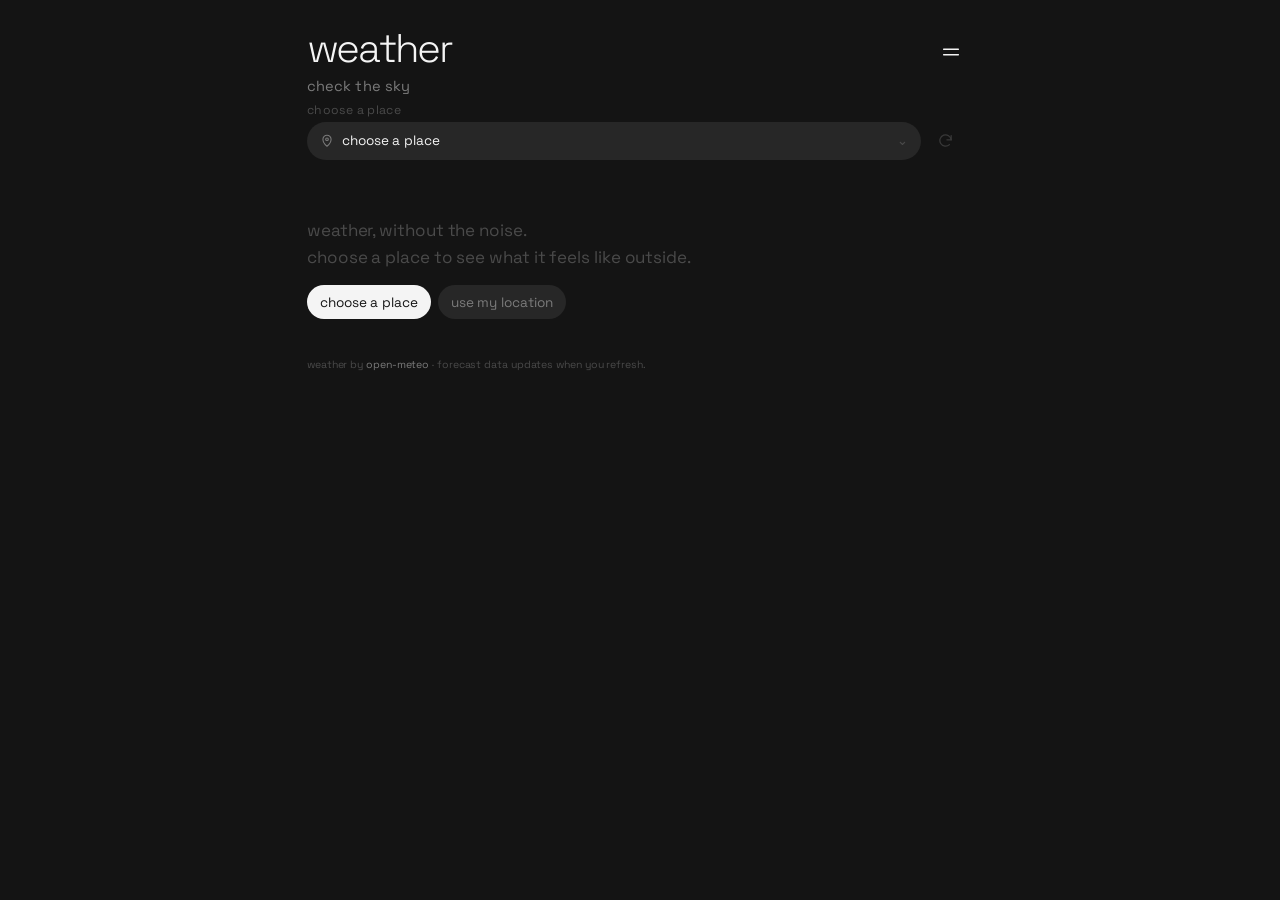
<file: weather/index.html>
<!doctype html>
<html lang="en" data-mode="dark">
<head>
<meta charset="utf-8">
<meta name="viewport" content="width=device-width, initial-scale=1, viewport-fit=cover">
<meta name="theme-color" content="#141414">
<meta name="color-scheme" content="dark">
<meta name="apple-mobile-web-app-capable" content="yes">
<meta name="mobile-web-app-capable" content="yes">
<meta name="apple-mobile-web-app-status-bar-style" content="black">
<script>
try {
  const st = JSON.parse(localStorage.getItem('weather.settings') || '{}');
  const m = st.mode === 'light' ? 'light' : 'dark';
  document.documentElement.dataset.mode = m;
  document.querySelector('meta[name="theme-color"]').content = m === 'light' ? '#ffffff' : '#141414';
  document.querySelector('meta[name="color-scheme"]').content = m;
  document.querySelector('meta[name="apple-mobile-web-app-status-bar-style"]').content = m === 'light' ? 'default' : 'black';
} catch {}
</script>
<script>
window.addEventListener('beforeinstallprompt', e => { e.preventDefault(); window.__installPrompt = e; });
</script>
<meta name="apple-mobile-web-app-title" content="weather">
<title>weather</title>
<link rel="manifest" href="manifest.webmanifest">
<link rel="icon" href="data:image/svg+xml,%3Csvg xmlns='http://www.w3.org/2000/svg' viewBox='0 0 64 64'%3E%3Crect width='64' height='64' rx='14' fill='%23141414'/%3E%3Ccircle cx='32' cy='29' r='12' fill='%23f4f4f4'/%3E%3Cpath d='M14 47h36M20 54h24' stroke='%23f4f4f4' stroke-width='4' stroke-linecap='round'/%3E%3C/svg%3E">
<link rel="apple-touch-icon" href="icon-192.png">
<link rel="preconnect" href="https://fonts.googleapis.com">
<link rel="preconnect" href="https://fonts.gstatic.com" crossorigin>
<link id="fontLink" rel="stylesheet" href="">
<link rel="stylesheet" href="base.css">
<style>
.placebar{display:flex;align-items:center;gap:6px;margin:2px 0 8px}
.placechip{flex:1;min-width:0;height:38px;display:flex;align-items:center;gap:8px;padding:0 13px;border-radius:999px;background:var(--surface2);color:var(--mute);font-size:.8em;text-align:left;transition:background .18s,color .18s}
.placechip:hover{background:var(--surface3);color:var(--fg)}
.placechip svg{width:14px;height:14px;flex:none;fill:none;stroke:currentColor;stroke-width:1.8;stroke-linecap:round;stroke-linejoin:round}
.placechip .name{flex:1;min-width:0;overflow:hidden;text-overflow:ellipsis;white-space:nowrap;color:var(--fg);text-transform:none}
.placechip .chev{flex:none;color:var(--faint)}
#refreshBtn{width:36px;height:36px;border-radius:50%;display:grid;place-items:center;color:var(--mute)}
#refreshBtn:hover{background:var(--surface2);color:var(--fg)}
#refreshBtn svg{width:17px;height:17px;fill:none;stroke:currentColor;stroke-width:1.8;stroke-linecap:round;stroke-linejoin:round}
#statusLine{color:var(--faint);font-size:.66em;margin:0 3px 14px;min-height:1em}
.weather{display:flex;flex-direction:column;gap:24px}
.current{background:var(--surface);border-radius:20px;padding:17px 18px 15px}
.current-main{display:flex;align-items:center;gap:14px}
.current-icon{flex:none;width:62px;height:62px;color:var(--fg)}
.current-icon svg{width:100%;height:100%;fill:none;stroke:currentColor;stroke-width:1.45;stroke-linecap:round;stroke-linejoin:round}
.current-text{min-width:0;flex:1}
.current-temp{font-size:3.8em;font-weight:300;letter-spacing:-.07em;line-height:.95;font-variant-numeric:tabular-nums;display:flex;align-items:baseline;gap:3px}
.current-unit{font-size:.28em;color:var(--mute);letter-spacing:0}
.current-cond{color:var(--mute);font-size:.88em;margin-top:5px;text-transform:none}
.current-range{color:var(--faint);font-size:.7em;margin-top:3px;font-variant-numeric:tabular-nums}
.details{display:grid;grid-template-columns:repeat(3,1fr);gap:5px;margin-top:15px}
.detail{background:var(--surface2);border-radius:9px;padding:7px 9px;min-width:0}
.detail span{display:block;color:var(--faint);font-size:.58em;letter-spacing:.06em}
.detail b{display:block;color:var(--fg);font-weight:400;font-size:.8em;margin-top:3px;white-space:nowrap;overflow:hidden;text-overflow:ellipsis;font-variant-numeric:tabular-nums}
.section-title{color:var(--mute);font-size:.7em;letter-spacing:.06em;margin:0 2px 7px;display:flex;justify-content:space-between}
.hours{display:flex;gap:6px;overflow-x:auto;scrollbar-width:none;padding-bottom:2px}
.hours::-webkit-scrollbar{display:none}
.hour{flex:none;width:60px;background:var(--surface);border-radius:11px;padding:9px 3px;text-align:center}
.hour .h{color:var(--faint);font-size:.62em;letter-spacing:.02em}
.hour .wicon{width:21px;height:21px;margin:7px auto 5px;color:var(--fg)}
.hour .wicon svg,.day .wicon svg{width:100%;height:100%;fill:none;stroke:currentColor;stroke-width:1.7;stroke-linecap:round;stroke-linejoin:round}
.hour .t{font-size:.82em;font-variant-numeric:tabular-nums;color:var(--fg)}
.hour .p{color:var(--faint);font-size:.56em;margin-top:2px;min-height:.9em}
.daily{display:flex;flex-direction:column;gap:1px}
.day{display:flex;align-items:center;gap:9px;padding:9px 8px;margin:0 -8px;border-radius:10px;transition:background .18s}
.day:hover{background:var(--surface)}
.day-name{flex:none;width:64px;color:var(--mute);font-size:.76em;text-transform:none}
.day .wicon{flex:none;width:21px;height:21px;color:var(--fg)}
.day-cond{flex:1;min-width:0;color:var(--faint);font-size:.7em;text-transform:none;white-space:nowrap;overflow:hidden;text-overflow:ellipsis}
.day-rain{flex:none;width:34px;text-align:right;color:var(--faint);font-size:.64em;font-variant-numeric:tabular-nums}
.day-temp{flex:none;width:72px;text-align:right;color:var(--fg);font-size:.8em;font-variant-numeric:tabular-nums}
.day-temp .lo{color:var(--faint)}
.weather-empty{padding:24px 0 12px;color:var(--faint);line-height:1.6}
.weather-empty p{margin-bottom:14px}
.weather-empty .row{gap:7px}
.attrib{margin-top:26px;color:var(--faint);font-size:.62em;line-height:1.5}
.attrib a{color:var(--mute)}
.sheet .top{display:flex;align-items:center;justify-content:space-between;gap:8px;margin-bottom:10px}
.sheet .top h2{margin:0}
.sheet .top .iconbtn{width:34px;height:34px;margin-right:-7px}
.sheet.tall{max-height:calc(100dvh - 34px);overflow-y:auto}
.place-search{display:flex;flex-direction:column;gap:7px}
.place-search .row{flex-wrap:nowrap}
#placeSearch{flex:1;min-width:0;background:var(--surface2);border-radius:10px;padding:10px 12px;font-size:.88em}
#placeSearch::placeholder{color:var(--faint)}
.place-note{color:var(--faint);font-size:.64em;line-height:1.45;margin-top:2px}
.place-list{display:flex;flex-direction:column;gap:1px;margin-top:12px}
.place-row{display:flex;align-items:center;gap:8px;padding:9px 8px;margin:0 -8px;border-radius:9px;text-align:left;transition:background .16s}
.place-row:hover{background:var(--surface2)}
.place-row .pname{flex:1;min-width:0;color:var(--fg);font-size:.82em;text-transform:none;white-space:nowrap;overflow:hidden;text-overflow:ellipsis}
.place-row .pregion{color:var(--faint);font-size:.64em;text-transform:none;white-space:nowrap;overflow:hidden;text-overflow:ellipsis;margin-top:2px}
.place-row .pcheck{flex:none;color:var(--fg);font-size:.8em}
.place-row .premove{flex:none;width:26px;height:26px;border-radius:50%;display:grid;place-items:center;color:var(--faint);font-size:15px}
.place-row .premove:hover{background:var(--surface3);color:var(--fg)}
.place-sub{color:var(--faint);font-size:.66em;margin:16px 2px 2px;letter-spacing:.05em}
.empty-place{color:var(--faint);font-size:.76em;padding:8px 0}
@media (max-width:520px){
  .current{padding:14px 14px 13px}
  .current-icon{width:54px;height:54px}
  .current-temp{font-size:3.25em}
  .details{grid-template-columns:repeat(2,1fr)}
  .day-name{width:54px}
  .day-cond{font-size:.66em}
  .day-temp{width:65px}
  .placechip{height:36px}
  #placeSearch{font-size:16px}
}
</style>
</head>
<body>
<main id="appMain">
  <header>
    <div id="brand">
      <h1 id="title">weather</h1>
      <div class="motto" id="motto" role="button" tabindex="0" aria-label="encouragement, tap for another">look outside</div>
      <div class="sub" id="sub">choose a place</div>
    </div>
    <div class="hactions">
      <button class="iconbtn" id="menuBtn" aria-label="menu" aria-expanded="false" aria-controls="menu"><svg viewBox="0 0 24 24"><path d="M4 9h16M4 15h16"/></svg></button>
    </div>
  </header>

  <div class="placebar">
    <button type="button" class="placechip" id="placeBtn" aria-label="change place"><svg viewBox="0 0 24 24"><path d="M12 21s7-5.5 7-12a7 7 0 1 0-14 0c0 6.5 7 12 7 12z"/><circle cx="12" cy="9" r="2.3"/></svg><span class="name" id="placeName">choose a place</span><span class="chev">⌄</span></button>
    <button type="button" id="refreshBtn" aria-label="refresh weather"><svg viewBox="0 0 24 24"><path d="M20 11a8 8 0 1 0-2.4 6.8"/><path d="M20 5v6h-6"/></svg></button>
  </div>
  <div id="statusLine"></div>

  <div id="weather" hidden>
    <div class="weather">
      <section class="current" aria-label="current weather">
        <div class="current-main">
          <div class="current-icon" id="currentIcon"></div>
          <div class="current-text">
            <div class="current-temp"><span id="currentTemp">—</span><span class="current-unit" id="currentUnit"></span></div>
            <div class="current-cond" id="currentCond"></div>
            <div class="current-range" id="currentRange"></div>
          </div>
        </div>
        <div class="details" id="currentDetails"></div>
      </section>

      <section aria-label="hourly forecast">
        <div class="section-title"><span>next hours</span><span>rain</span></div>
        <div class="hours" id="hours"></div>
      </section>

      <section aria-label="daily forecast">
        <div class="section-title"><span>next days</span><span>high / low</span></div>
        <div class="daily" id="days"></div>
      </section>
    </div>
  </div>

  <div class="weather-empty" id="empty">
    <p id="emptyText">weather, without the noise.<br>choose a place to see what it feels like outside.</p>
    <div class="row" id="emptyActions"><button type="button" class="chip solid" id="emptySearch">choose a place</button><button type="button" class="chip" id="emptyGeo">use my location</button></div>
  </div>
  <div class="attrib">weather by <a href="https://open-meteo.com/" target="_blank" rel="noopener">open-meteo</a> · forecast data updates when you refresh.</div>
</main>

<div class="scrim" id="scrim"></div>

<aside id="menu" aria-label="settings" aria-hidden="true" inert>
  <div class="top"><h2>menu</h2><button type="button" class="iconbtn" id="menuClose" aria-label="close menu" style="margin-right:-10px"><svg viewBox="0 0 24 24"><path d="M6 6l12 12M18 6 6 18"/></svg></button></div>
  <h3>appearance</h3>
  <div class="card">
    <div class="field"><div class="lbl">mode</div><div class="seg" data-seg="mode"><button data-v="light">light</button><button data-v="dark">dark</button></div></div>
    <div class="field"><div class="lbl">font</div><div class="seg" data-seg="font"><button data-v="inter">inter</button><button data-v="manrope">manrope</button><button data-v="grotesk">grotesk</button><button data-v="mono">mono</button><button data-v="system">system</button></div></div>
    <div class="field"><div class="lbl">text size</div><div class="seg" data-seg="size"><button data-v="s">small</button><button data-v="m">medium</button><button data-v="l">large</button></div></div>
    <div class="field"><div class="lbl">density</div><div class="seg" data-seg="density"><button data-v="compact">compact</button><button data-v="comfy">comfy</button><button data-v="airy">airy</button></div></div>
    <div class="field"><div class="lbl">animation</div><div class="seg" data-seg="speed" data-num><button data-v="1.6">slow</button><button data-v="1">normal</button><button data-v="0.6">fast</button></div></div>
    <button type="button" class="tog" role="switch" data-toggle="reduceMotion"><span>reduce motion</span><span class="sw"></span></button>
  </div>
  <h3>units</h3>
  <div class="card">
    <div class="field"><div class="lbl">temperature</div><div class="seg" data-seg="units"><button data-v="metric">celsius</button><button data-v="imperial">fahrenheit</button></div></div>
    <div class="hint">wind and rain follow the same choice.</div>
  </div>
  <h3>places</h3>
  <div class="card">
    <button type="button" class="linkbtn" id="menuPlaces">change place <span class="count">›</span></button>
    <button type="button" class="linkbtn" id="clearPlaces">clear saved places</button>
    <div class="hint">location search goes to open-meteo. your coordinates are only used when you tap “use my location”.</div>
  </div>
  <h3>data</h3>
  <div class="card">
    <button type="button" class="linkbtn" id="installBtn">install weather</button>
    <button type="button" class="linkbtn" id="clearCache">clear cached forecast</button>
    <button type="button" class="linkbtn" id="resetBtn">reset everything</button>
    <div class="hint">the last forecast stays in this browser so the app can show it offline.</div>
  </div>
  <h3>info</h3>
  <div class="card">
    <div class="status"><span class="st" id="buildInfo">weather v1.0</span></div>
    <div class="hint">forecast data by <a href="https://open-meteo.com/" target="_blank" rel="noopener">open-meteo</a>. no account, no ads.</div>
  </div>
</aside>

<section class="sheet tall" id="placeSheet" role="dialog" aria-modal="true" aria-label="places" aria-hidden="true" inert>
  <div class="top"><h2>places</h2><button type="button" class="iconbtn" id="placeClose" aria-label="close places"><svg viewBox="0 0 24 24"><path d="M6 6l12 12M18 6 6 18"/></svg></button></div>
  <div class="place-search">
    <div class="row"><input id="placeSearch" type="search" placeholder="search a city…" autocomplete="off" aria-label="search a city" maxlength="80"><button type="button" class="chip" id="geoBtn">use my location</button></div>
    <div class="place-note">search results from open-meteo. saved places stay in this browser.</div>
  </div>
  <div class="place-sub">saved</div>
  <div class="place-list" id="savedList"></div>
  <div class="place-sub" id="resultsHead" hidden>results</div>
  <div class="place-list" id="placeResults"></div>
</section>

<div id="toast" role="status" aria-live="polite"></div>

<script>
window.APP_CONFIG = {
  ns: 'weather', title: 'weather', build: 'v1.0',
  mottos: ['look outside', 'bring a layer', 'a little weather', 'check the sky', 'take the long way', 'go outside today']
};
</script>
<script src="base.js"></script>
<script>
'use strict';
const $ = s => document.querySelector(s);
const S = App.settings;
S.units = S.units === 'imperial' ? 'imperial' : 'metric';
App.saveSettings();

const WEATHER_ICONS = {
  sun: '<circle cx="12" cy="12" r="4.1"/><path d="M12 2v2M12 20v2M2 12h2M20 12h2M4.9 4.9l1.4 1.4M17.7 17.7l1.4 1.4M19.1 4.9l-1.4 1.4M6.3 17.7l-1.4 1.4"/>',
  moon: '<path d="M20 15.2A8.2 8.2 0 0 1 8.8 4 8.2 8.2 0 1 0 20 15.2z"/>',
  cloudy: '<path d="M7 18h10a3.5 3.5 0 0 0 .4-7A5.2 5.2 0 0 0 7.4 10 4 4 0 0 0 7 18z"/>',
  partly: '<circle cx="8.2" cy="8.2" r="3"/><path d="M8.2 2.8v1.2M2.8 8.2h1.2M12.4 4l-.8.8M4 12.4l.8-.8M4 4l.8.8"/><path d="M9 19h9a3 3 0 0 0 .3-6 4.6 4.6 0 0 0-8.7-.8A3.6 3.6 0 0 0 9 19z"/>',
  fog: '<path d="M4 9h11M8 13h12M4 17h12M8 21h9"/>',
  drizzle: '<path d="M7 16h10a3.5 3.5 0 0 0 .4-7A5.2 5.2 0 0 0 7.4 8 4 4 0 0 0 7 16z"/><path d="M8 19v1M12 19v1M16 19v1"/>',
  rain: '<path d="M7 15h10a3.5 3.5 0 0 0 .4-7A5.2 5.2 0 0 0 7.4 7 4 4 0 0 0 7 15z"/><path d="M8 18l-1 3M13 18l-1 3M18 18l-1 3"/>',
  snow: '<path d="M7 15h10a3.5 3.5 0 0 0 .4-7A5.2 5.2 0 0 0 7.4 7 4 4 0 0 0 7 15z"/><path d="M8 19h.01M12 20h.01M16 19h.01M10 22h.01M14 22h.01"/>',
  thunder: '<path d="M7 15h10a3.5 3.5 0 0 0 .4-7A5.2 5.2 0 0 0 7.4 7 4 4 0 0 0 7 15z"/><path d="M12 17l-1.5 3h2L11 24"/>'
};
function weatherInfo(code, isDay = 1) {
  code = +code;
  if (code === 0) return { label: 'clear', icon: isDay ? 'sun' : 'moon' };
  if (code === 1) return { label: 'mostly clear', icon: isDay ? 'sun' : 'moon' };
  if (code === 2) return { label: 'partly cloudy', icon: 'partly' };
  if (code === 3) return { label: 'overcast', icon: 'cloudy' };
  if (code === 45 || code === 48) return { label: 'fog', icon: 'fog' };
  if (code === 51 || code === 53 || code === 55) return { label: 'drizzle', icon: 'drizzle' };
  if (code === 56 || code === 57) return { label: 'freezing drizzle', icon: 'drizzle' };
  if (code === 61 || code === 63 || code === 65) return { label: 'rain', icon: 'rain' };
  if (code === 66 || code === 67) return { label: 'freezing rain', icon: 'rain' };
  if (code === 71 || code === 73 || code === 75 || code === 77) return { label: 'snow', icon: 'snow' };
  if (code === 80 || code === 81 || code === 82) return { label: 'showers', icon: 'rain' };
  if (code === 85 || code === 86) return { label: 'snow showers', icon: 'snow' };
  if (code === 95 || code === 96 || code === 99) return { label: 'thunderstorm', icon: 'thunder' };
  return { label: 'weather', icon: 'cloudy' };
}
function iconFor(code, isDay = 1) {
  const w = weatherInfo(code, isDay);
  return '<svg viewBox="0 0 24 24" aria-hidden="true">' + (WEATHER_ICONS[w.icon] || WEATHER_ICONS.cloudy) + '</svg>';
}
function convertTemp(c) { return S.units === 'imperial' ? c * 9 / 5 + 32 : c; }
function tempLabel(c) { return Math.round(convertTemp(c)) + '°'; }
function tempUnit() { return S.units === 'imperial' ? '°F' : '°C'; }
function windLabel(kmh) { return Math.round(S.units === 'imperial' ? kmh * 0.621371 : kmh) + ' ' + (S.units === 'imperial' ? 'mph' : 'km/h'); }
function rainLabel(mm) { return (S.units === 'imperial' ? (mm / 25.4).toFixed(2) : mm.toFixed(1)) + ' ' + (S.units === 'imperial' ? 'in' : 'mm'); }
function pct(n) { return n == null ? '' : Math.round(n) + '%'; }
function fmtTime(iso) {
  if (!iso) return '';
  const hh = +String(iso).slice(11, 13), mm = String(iso).slice(14, 16);
  if (!isFinite(hh)) return '';
  const ap = hh < 12 ? 'am' : 'pm';
  const h = hh % 12 || 12;
  return h + (mm && mm !== '00' ? ':' + mm : '') + ap;
}
function hourLabel(t) {
  const hh = +String(t).slice(11, 13);
  const h = hh % 12 || 12;
  return h + (hh < 12 ? 'am' : 'pm');
}
function dayLabel(date, index) {
  if (index === 0) return 'today';
  if (index === 1) return 'tomorrow';
  const d = new Date(date + 'T12:00:00');
  return ['sun','mon','tue','wed','thu','fri','sat'][d.getDay()];
}
function ago(ts) {
  const diff = Date.now() - (+ts || 0);
  if (!ts || diff < 60e3) return 'just now';
  if (diff < 36e5) return Math.round(diff / 6e4) + 'm ago';
  if (diff < 864e5) return Math.round(diff / 36e5) + 'h ago';
  return 'yesterday';
}
function sanitizeLocations(raw) {
  return (Array.isArray(raw) ? raw : []).filter(l => l && typeof l.name === 'string' && isFinite(+l.latitude) && isFinite(+l.longitude)).map(l => ({
    id: typeof l.id === 'string' && l.id ? l.id : App.uid(),
    name: l.name.slice(0, 80),
    admin: String(l.admin || '').slice(0, 80),
    country: String(l.country || '').slice(0, 80),
    latitude: +l.latitude,
    longitude: +l.longitude
  })).slice(0, 12);
}
function placeLabel(l) { return [l.name, l.admin, l.country].filter(Boolean).join(', '); }
let locations = sanitizeLocations(App.store.get('locations', []));
let activeId = App.store.get('activeId', '');
if (!locations.some(l => l.id === activeId)) activeId = locations[0] ? locations[0].id : '';
let cache = App.store.get('cache', {});
if (!cache || typeof cache !== 'object') cache = {};
let data = activeId && cache[activeId] && cache[activeId].data ? cache[activeId].data : null;
let loading = false;
let offline = false;
let searchSeq = 0;
let searchTimer = 0;
let sheetOpen = false;
const saveLocations = () => { App.store.set('locations', locations); App.store.set('activeId', activeId); };
const activeLocation = () => locations.find(l => l.id === activeId) || null;

function saveCache() {
  const valid = new Set(locations.map(l => l.id));
  Object.keys(cache).forEach(k => { if (!valid.has(k)) delete cache[k]; });
  App.store.set('cache', cache);
}
function setStatus(text) { $('#statusLine').textContent = text; }
function renderPlaceBar() {
  const l = activeLocation();
  $('#placeName').textContent = l ? placeLabel(l) : 'choose a place';
  $('#refreshBtn').disabled = !l;
  $('#refreshBtn').style.opacity = l ? '1' : '.35';
}
function renderCurrent() {
  if (!data) {
    $('#weather').hidden = true; $('#empty').hidden = false;
    const active = activeLocation();
    const actions = $('#emptyActions');
    if (loading && active) { $('#emptyText').textContent = 'looking outside…'; actions.hidden = true; }
    else if (active) { $('#emptyText').textContent = 'could not load the weather. check your connection and try again.'; actions.hidden = false; }
    else { $('#emptyText').innerHTML = 'weather, without the noise.<br>choose a place to see what it feels like outside.'; actions.hidden = false; }
    return;
  }
  const cur = data.current, day = data.daily && data.daily.weather_code ? {
    max: data.daily.temperature_2m_max[0], min: data.daily.temperature_2m_min[0], sunrise: data.daily.sunrise[0], sunset: data.daily.sunset[0],
    code: data.daily.weather_code[0], rain: data.daily.precipitation_probability_max ? data.daily.precipitation_probability_max[0] : null
  } : null;
  const info = weatherInfo(cur.weather_code, cur.is_day);
  $('#weather').hidden = false; $('#empty').hidden = true;
  $('#currentIcon').innerHTML = iconFor(cur.weather_code, cur.is_day);
  $('#currentTemp').textContent = tempLabel(cur.temperature_2m);
  $('#currentUnit').textContent = tempUnit();
  $('#currentCond').textContent = info.label;
  $('#currentRange').textContent = day ? 'h ' + tempLabel(day.max) + ' · l ' + tempLabel(day.min) : '';
  const idx = hourIndex(data);
  const hp = data.hourly && data.hourly.precipitation_probability ? data.hourly.precipitation_probability[idx] : day && day.rain;
  const details = [
    ['feels', tempLabel(cur.apparent_temperature)],
    ['wind', windLabel(cur.wind_speed_10m)],
    ['humidity', Math.round(cur.relative_humidity_2m) + '%'],
    ['rain', pct(hp)],
    ['sunrise', fmtTime(day && day.sunrise)],
    ['sunset', fmtTime(day && day.sunset)]
  ];
  const box = $('#currentDetails'); box.replaceChildren();
  details.forEach(([k, v]) => {
    const d = document.createElement('div'); d.className = 'detail';
    const s = document.createElement('span'); s.textContent = k;
    const b = document.createElement('b'); b.textContent = v || '—';
    d.append(s, b); box.appendChild(d);
  });
  const h = data.hourly;
  const idx2 = hourIndex(data);
  const hours = $('#hours'); hours.replaceChildren();
  if (h && h.time) {
    for (let i = idx2; i < Math.min(h.time.length, idx2 + 12); i++) {
      const el = document.createElement('div'); el.className = 'hour';
      const hr = document.createElement('div'); hr.className = 'h'; hr.textContent = hourLabel(h.time[i]);
      const ic = document.createElement('div'); ic.className = 'wicon'; ic.innerHTML = iconFor(h.weather_code[i], h.is_day ? h.is_day[i] : 1);
      const t = document.createElement('div'); t.className = 't'; t.textContent = tempLabel(h.temperature_2m[i]);
      const p = document.createElement('div'); p.className = 'p'; p.textContent = h.precipitation_probability && h.precipitation_probability[i] ? pct(h.precipitation_probability[i]) : '';
      el.append(hr, ic, t, p); hours.appendChild(el);
    }
  }
  const days = $('#days'); days.replaceChildren();
  if (data.daily && data.daily.time) {
    data.daily.time.forEach((date, i) => {
      const el = document.createElement('div'); el.className = 'day';
      const n = document.createElement('div'); n.className = 'day-name'; n.textContent = dayLabel(date, i);
      const ic = document.createElement('div'); ic.className = 'wicon'; ic.innerHTML = iconFor(data.daily.weather_code[i], 1);
      const c = document.createElement('div'); c.className = 'day-cond'; c.textContent = weatherInfo(data.daily.weather_code[i], 1).label;
      const r = document.createElement('div'); r.className = 'day-rain'; r.textContent = pct(data.daily.precipitation_probability_max && data.daily.precipitation_probability_max[i]);
      const t = document.createElement('div'); t.className = 'day-temp';
      t.innerHTML = '<span>' + tempLabel(data.daily.temperature_2m_max[i]) + '</span> <span class="lo">' + tempLabel(data.daily.temperature_2m_min[i]) + '</span>';
      el.append(n, ic, c, r, t); days.appendChild(el);
    });
  }
}
function hourIndex(d) {
  if (!d || !d.hourly || !d.hourly.time || !d.current) return 0;
  const key = String(d.current.time || '').slice(0, 13);
  let idx = d.hourly.time.findIndex(t => String(t).slice(0, 13) >= key);
  return idx < 0 ? 0 : idx;
}
function renderStatus() {
  const l = activeLocation();
  if (!l) { setStatus(''); $('#sub').textContent = 'choose a place'; return; }
  const c = cache[l.id];
  const prefix = loading ? 'looking outside…' : offline ? (c ? 'offline · cached ' : 'offline') : c ? 'updated ' : 'waiting for weather';
  const stamp = c && (!loading) ? ago(c.at) : '';
  setStatus(prefix + stamp);
  $('#sub').textContent = 'now';
}
function render() {
  renderPlaceBar();
  renderCurrent();
  renderStatus();
  App.syncMenuUI();
}
async function loadWeather(loc = activeLocation(), manual = false) {
  if (!loc) return;
  loading = true; offline = false; renderStatus();
  try {
    const u = new URL('https://api.open-meteo.com/v1/forecast');
    u.searchParams.set('latitude', loc.latitude);
    u.searchParams.set('longitude', loc.longitude);
    u.searchParams.set('current', 'temperature_2m,relative_humidity_2m,apparent_temperature,is_day,precipitation,weather_code,wind_speed_10m');
    u.searchParams.set('hourly', 'temperature_2m,precipitation_probability,weather_code,is_day');
    u.searchParams.set('daily', 'weather_code,temperature_2m_max,temperature_2m_min,precipitation_probability_max,sunrise,sunset');
    u.searchParams.set('timezone', 'auto');
    u.searchParams.set('forecast_days', '7');
    const res = await fetch(u.toString(), { cache: 'no-store' });
    if (!res.ok) throw new Error('weather ' + res.status);
    const d = await res.json();
    cache[loc.id] = { at: Date.now(), data: d };
    saveCache();
    if (loc.id === activeId) { data = d; loading = false; offline = false; render(); if (manual) App.toast('weather updated'); }
  } catch (e) {
    loading = false;
    if (loc.id === activeId) {
      if (cache[loc.id] && cache[loc.id].data) { data = cache[loc.id].data; offline = true; render(); if (manual) App.toast('offline · showing the last forecast'); }
      else { data = null; offline = true; render(); if (manual) App.toast('could not load weather'); }
    }
  }
}
function selectLocation(id) {
  const loc = locations.find(l => l.id === id);
  if (!loc) return;
  activeId = id;
  saveLocations();
  data = cache[id] && cache[id].data ? cache[id].data : null;
  offline = false;
  loading = !data;
  closePlace();
  render();
  loadWeather(loc);
}
function addLocation(loc) {
  const id = loc.id || App.uid();
  const exists = locations.find(l => l.id === id || (Math.abs(l.latitude - loc.latitude) < .0001 && Math.abs(l.longitude - loc.longitude) < .0001));
  if (exists) return exists;
  const item = { id, name: loc.name, admin: loc.admin || '', country: loc.country || '', latitude: +loc.latitude, longitude: +loc.longitude };
  locations.push(item);
  saveLocations();
  return item;
}
function selectSearchResult(r) {
  const item = addLocation({ id: 'g:' + (r.id || r.latitude + ',' + r.longitude), name: r.name, admin: r.admin1, country: r.country, latitude: r.latitude, longitude: r.longitude });
  selectLocation(item.id);
}
function renderSaved() {
  const box = $('#savedList'); box.replaceChildren();
  if (!locations.length) {
    const e = document.createElement('div'); e.className = 'empty-place'; e.textContent = 'no saved places yet.';
    box.appendChild(e); return;
  }
  locations.forEach(l => {
    const row = document.createElement('div'); row.className = 'place-row';
    const b = document.createElement('button'); b.type = 'button'; b.className = 'pname'; b.style.cssText = 'background:none;text-align:left;min-width:0;flex:1'; b.textContent = placeLabel(l);
    b.addEventListener('click', () => selectLocation(l.id));
    const check = document.createElement('span'); check.className = 'pcheck'; check.textContent = l.id === activeId ? '●' : '';
    const remove = document.createElement('button'); remove.type = 'button'; remove.className = 'premove'; remove.setAttribute('aria-label', 'remove ' + l.name); remove.textContent = '×';
    remove.addEventListener('click', e => {
      e.stopPropagation();
      locations = locations.filter(x => x.id !== l.id);
      if (activeId === l.id) { activeId = locations[0] ? locations[0].id : ''; data = activeId && cache[activeId] ? cache[activeId].data : null; }
      saveLocations(); saveCache(); renderSaved(); render(); if (activeId) loadWeather(activeLocation()); else closePlace();
    });
    row.append(b, check, remove); box.appendChild(row);
  });
}
function renderResults(list) {
  const head = $('#resultsHead'), box = $('#placeResults');
  head.hidden = !list.length;
  box.replaceChildren();
  list.forEach(r => {
    const row = document.createElement('button'); row.type = 'button'; row.className = 'place-row';
    const main = document.createElement('div'); main.style.cssText = 'flex:1;min-width:0';
    const n = document.createElement('div'); n.className = 'pname'; n.textContent = r.name || 'place';
    const region = document.createElement('div'); region.className = 'pregion'; region.textContent = [r.admin1, r.country].filter(Boolean).join(', ');
    main.append(n, region); row.appendChild(main);
    row.addEventListener('click', () => selectSearchResult(r));
    box.appendChild(row);
  });
}
async function searchPlaces(q) {
  const seq = ++searchSeq;
  if (!q.trim()) { renderResults([]); return; }
  $('#resultsHead').hidden = false;
  $('#placeResults').replaceChildren();
  const note = document.createElement('div'); note.className = 'empty-place'; note.textContent = 'searching…';
  $('#placeResults').appendChild(note);
  try {
    const u = new URL('https://geocoding-api.open-meteo.com/v1/search');
    u.searchParams.set('name', q.trim());
    u.searchParams.set('count', '8');
    u.searchParams.set('language', 'en');
    u.searchParams.set('format', 'json');
    const res = await fetch(u.toString());
    if (!res.ok) throw new Error('search');
    const d = await res.json();
    if (seq !== searchSeq) return;
    renderResults(Array.isArray(d.results) ? d.results : []);
    if (!d.results || !d.results.length) { const e = document.createElement('div'); e.className = 'empty-place'; e.textContent = 'no places found.'; $('#placeResults').appendChild(e); $('#resultsHead').hidden = false; }
  } catch {
    if (seq !== searchSeq) return;
    $('#placeResults').replaceChildren();
    const e = document.createElement('div'); e.className = 'empty-place'; e.textContent = 'could not search right now.';
    $('#placeResults').appendChild(e);
  }
}
function openPlace() {
  App.closeMenu();
  sheetOpen = true;
  $('#placeSearch').value = '';
  $('#resultsHead').hidden = true;
  $('#placeResults').replaceChildren();
  renderSaved();
  document.body.classList.add('sheet-open');
  $('#scrim').classList.add('show');
  $('#placeSheet').classList.add('show');
  $('#placeSheet').setAttribute('aria-hidden', 'false');
  $('#placeSheet').inert = false;
  $('#appMain').inert = true;
  setTimeout(() => $('#placeSearch').focus({ preventScroll: true }), 60);
}
function closePlace() {
  sheetOpen = false;
  $('#placeSheet').classList.remove('show');
  $('#placeSheet').setAttribute('aria-hidden', 'true');
  $('#placeSheet').inert = true;
  document.body.classList.remove('sheet-open');
  $('#appMain').inert = false;
  if (!$('#menu').classList.contains('show')) $('#scrim').classList.remove('show');
}
function useGeolocation() {
  if (!navigator.geolocation) { App.toast('location is not supported'); return; }
  App.toast('finding your location…');
  navigator.geolocation.getCurrentPosition(pos => {
    const item = addLocation({ id: 'here', name: 'current location', admin: '', country: '', latitude: pos.coords.latitude, longitude: pos.coords.longitude });
    selectLocation(item.id);
  }, () => App.toast('could not get your location'), { enableHighAccuracy: false, timeout: 12000, maximumAge: 600000 });
}

$('#placeBtn').addEventListener('click', openPlace);
$('#menuPlaces').addEventListener('click', openPlace);
$('#emptySearch').addEventListener('click', openPlace);
$('#emptyGeo').addEventListener('click', useGeolocation);
$('#geoBtn').addEventListener('click', useGeolocation);
$('#placeClose').addEventListener('click', closePlace);
$('#placeSearch').addEventListener('input', e => { clearTimeout(searchTimer); const q = e.target.value; searchTimer = setTimeout(() => searchPlaces(q), 320); });
$('#refreshBtn').addEventListener('click', () => { if (activeLocation()) loadWeather(activeLocation(), true); else openPlace(); });
document.addEventListener('app:menuopen', () => { closePlace(); });
$('#scrim').addEventListener('click', closePlace);
$('#clearPlaces').addEventListener('click', () => {
  if (!confirm('remove all saved places and cached forecasts?')) return;
  locations = []; activeId = ''; data = null; cache = {};
  App.store.set('locations', locations); App.store.set('activeId', ''); App.store.set('cache', {});
  closePlace(); render(); App.toast('places cleared');
});
$('#clearCache').addEventListener('click', () => {
  cache = {}; App.store.set('cache', {}); offline = false; data = null;
  render(); if (activeLocation()) loadWeather(activeLocation()); App.toast('cached forecast cleared');
});
$('#resetBtn').addEventListener('click', () => {
  if (!confirm('delete weather places, cache, and settings from this browser?')) return;
  Object.keys(localStorage).filter(k => k.startsWith('weather.')).forEach(k => localStorage.removeItem(k));
  location.reload();
});
document.addEventListener('app:settings', () => render());
document.addEventListener('keydown', e => {
  if (e.key === 'Escape' && sheetOpen) { closePlace(); return; }
  if (e.key === '/' && !sheetOpen && !$('#menu').classList.contains('show')) { e.preventDefault(); openPlace(); }
});

render();
if (activeLocation()) loadWeather(activeLocation());
window.__weather = { get locations() { return locations; }, get activeId() { return activeId; }, get data() { return data; }, loadWeather, render, weatherInfo, selectLocation };
</script>
</body>
</html>
</file>
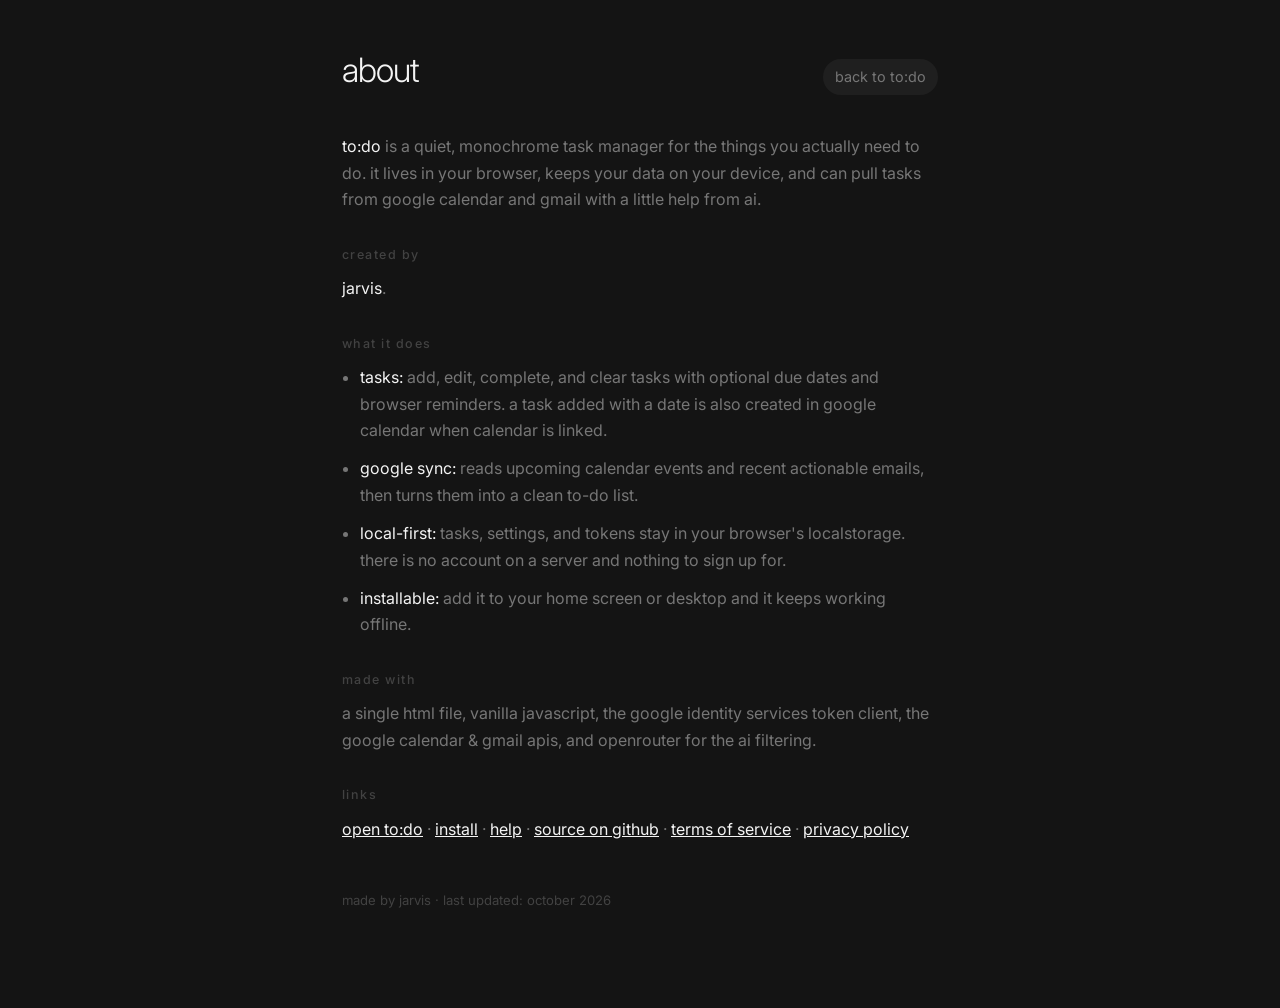
<file: to-do/about.html>
<!doctype html>
<html lang="en" data-mode="dark">
<head>
<meta charset="utf-8">
<meta name="viewport" content="width=device-width, initial-scale=1, viewport-fit=cover">
<meta name="theme-color" content="#141414">
<meta name="color-scheme" content="dark">
<script>
try {
  const m = JSON.parse(localStorage.getItem('todo.settings') || '{}').mode === 'light' ? 'light' : 'dark';
  document.documentElement.dataset.mode = m;
  document.querySelector('meta[name="theme-color"]').content = m === 'light' ? '#ffffff' : '#141414';
  document.querySelector('meta[name="color-scheme"]').content = m;
} catch {}
</script>
<title>to:do · about</title>
<link rel="icon" href="data:image/svg+xml,%3Csvg xmlns='http://www.w3.org/2000/svg' viewBox='0 0 64 64'%3E%3Crect width='64' height='64' rx='14' fill='%23000'/%3E%3Cpath d='M18 33.5l9 9 19-19' fill='none' stroke='%23f4f4f4' stroke-width='5' stroke-linecap='round' stroke-linejoin='round'/%3E%3C/svg%3E">
<link rel="preconnect" href="https://fonts.googleapis.com">
<link rel="preconnect" href="https://fonts.gstatic.com" crossorigin>
<link href="https://fonts.googleapis.com/css2?family=Inter:wght@300;400;500&display=swap" rel="stylesheet">
<style>
:root{
  --bg:#141414;
  --fg:#f4f4f4;
  --mute:#767676;
  --faint:#424242;
  --surface:#1f1f1f;
  color-scheme:dark;
}
html[data-mode="light"]{
  --bg:#fff;
  --fg:#141414;
  --mute:#8e8e8e;
  --faint:#c8c8c8;
  --surface:#f5f5f5;
  color-scheme:light;
}
*{box-sizing:border-box;margin:0;padding:0;border:0;outline:0;scrollbar-width:thin;scrollbar-color:#1f1f1f transparent}
html[data-mode="light"] *{scrollbar-color:#e4e4e4 transparent}
::-webkit-scrollbar{width:5px;height:5px}
::-webkit-scrollbar-track{background:transparent}
::-webkit-scrollbar-thumb{background:#1f1f1f;border-radius:999px}
html[data-mode="light"] ::-webkit-scrollbar-thumb{background:#e4e4e4}
html,body{background:var(--bg);color:var(--fg)}
body{
  font-family:'Inter',system-ui,-apple-system,sans-serif;
  font-size:16px;line-height:1.65;text-transform:lowercase;
  -webkit-font-smoothing:antialiased;min-height:100dvh;
}
main{max-width:640px;margin:0 auto;padding:42px 22px 96px}
header{display:flex;align-items:baseline;justify-content:space-between;margin-bottom:36px}
h1{font-size:2.1em;font-weight:300;letter-spacing:-.03em}
a.back{color:var(--mute);text-decoration:none;font-size:.9em;padding:6px 12px;border-radius:999px;background:var(--surface)}
a.back:hover{color:var(--fg)}
h2{font-size:.78em;color:var(--faint);font-weight:500;letter-spacing:.12em;margin:32px 0 10px}
p,li{color:var(--mute);margin-bottom:12px}
strong{color:var(--fg);font-weight:400}
ul{padding-left:18px;margin-bottom:14px}
footer{margin-top:48px;color:var(--faint);font-size:.82em}
</style>
</head>
<body>
<main>
  <header>
    <h1>about</h1>
    <a class="back" href="./">back to to:do</a>
  </header>

  <p><strong>to:do</strong> is a quiet, monochrome task manager for the things you actually need to do. it lives in your browser, keeps your data on your device, and can pull tasks from google calendar and gmail with a little help from ai.</p>

  <h2>created by</h2>
  <p><strong>jarvis</strong>.</p>

  <h2>what it does</h2>
  <ul>
    <li><strong>tasks:</strong> add, edit, complete, and clear tasks with optional due dates and browser reminders. a task added with a date is also created in google calendar when calendar is linked.</li>
    <li><strong>google sync:</strong> reads upcoming calendar events and recent actionable emails, then turns them into a clean to-do list.</li>
    <li><strong>local-first:</strong> tasks, settings, and tokens stay in your browser's localstorage. there is no account on a server and nothing to sign up for.</li>
    <li><strong>installable:</strong> add it to your home screen or desktop and it keeps working offline.</li>
  </ul>

  <h2>made with</h2>
  <p>a single html file, vanilla javascript, the google identity services token client, the google calendar &amp; gmail apis, and openrouter for the ai filtering.</p>

  <h2>links</h2>
  <p><a href="./" style="color:var(--fg)">open to:do</a> · <a href="help.html#install" style="color:var(--fg)">install</a> · <a href="help.html" style="color:var(--fg)">help</a> · <a href="https://github.com/mumbo235/simple-apps/tree/main/to-do" target="_blank" rel="noopener" style="color:var(--fg)">source on github</a> · <a href="terms.html" style="color:var(--fg)">terms of service</a> · <a href="privacy.html" style="color:var(--fg)">privacy policy</a></p>

  <footer>made by jarvis · last updated: october 2026</footer>
</main>
</body>
</html>
</file>
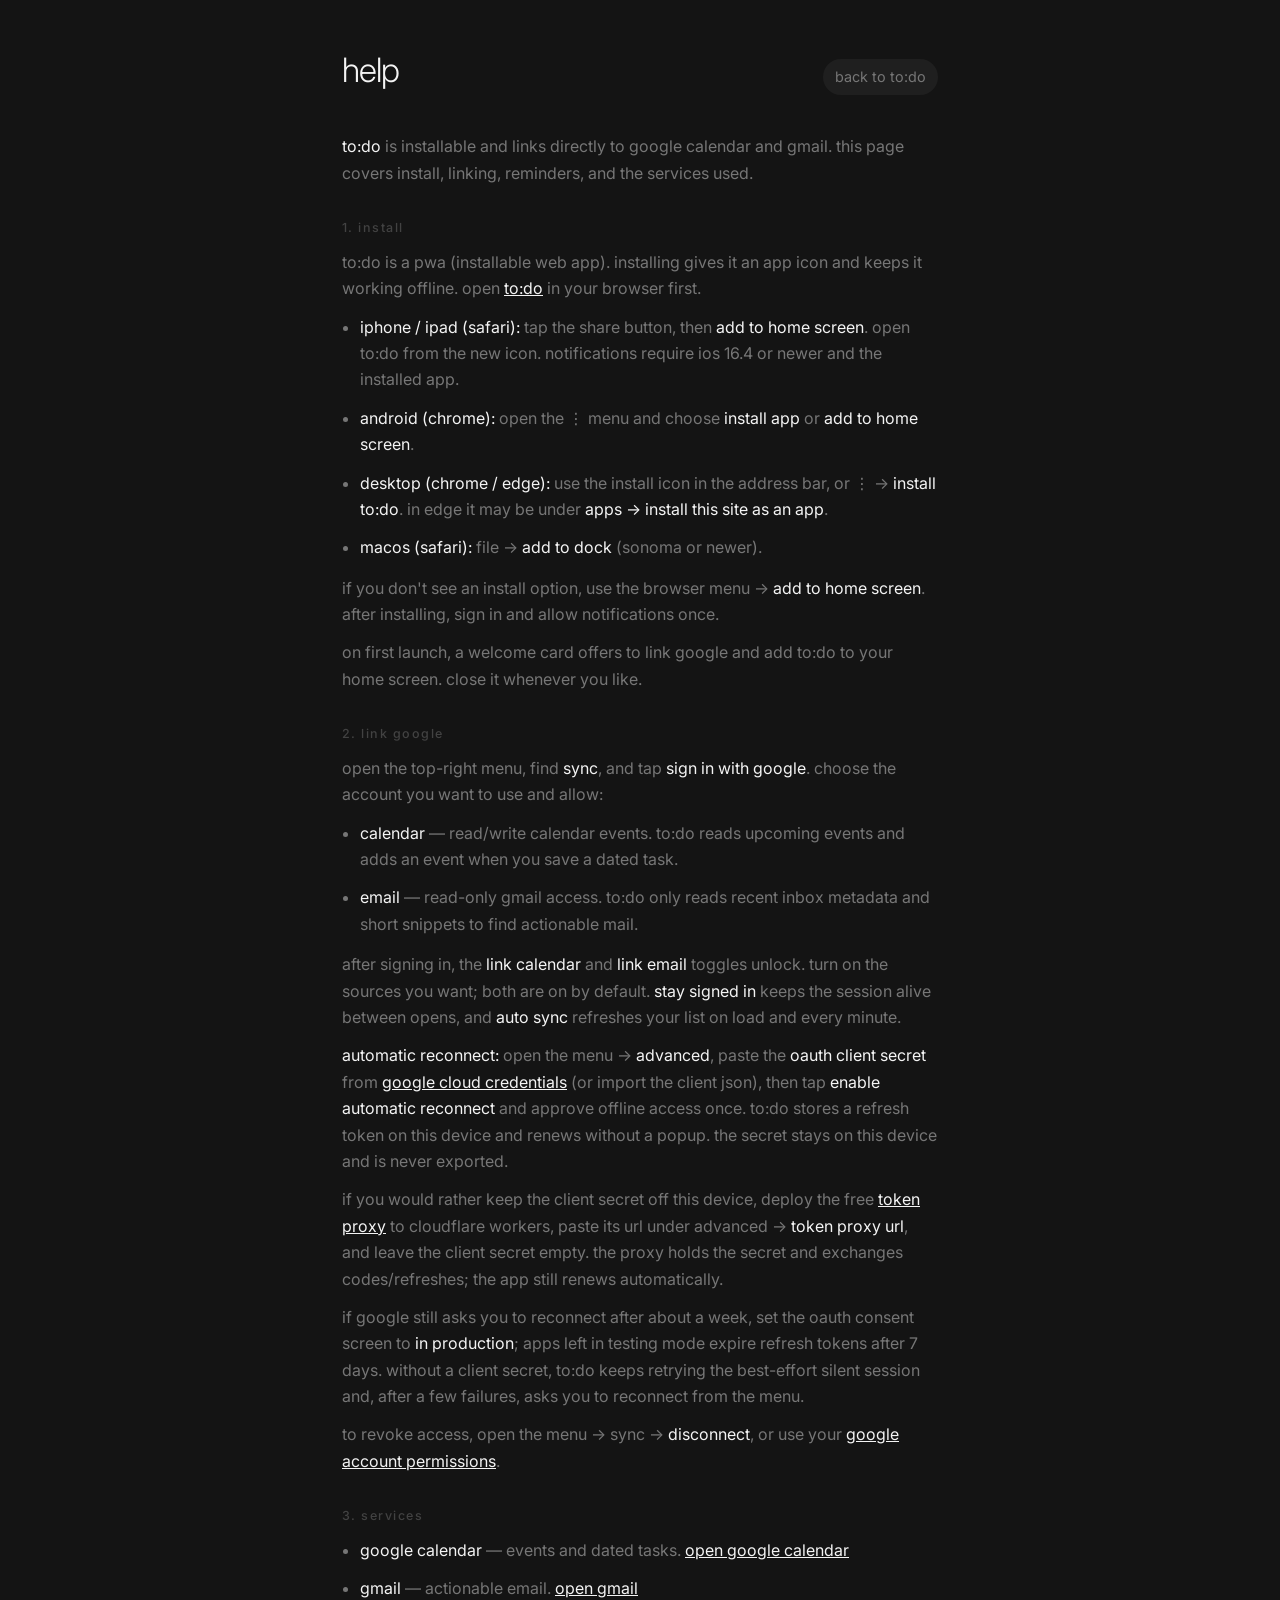
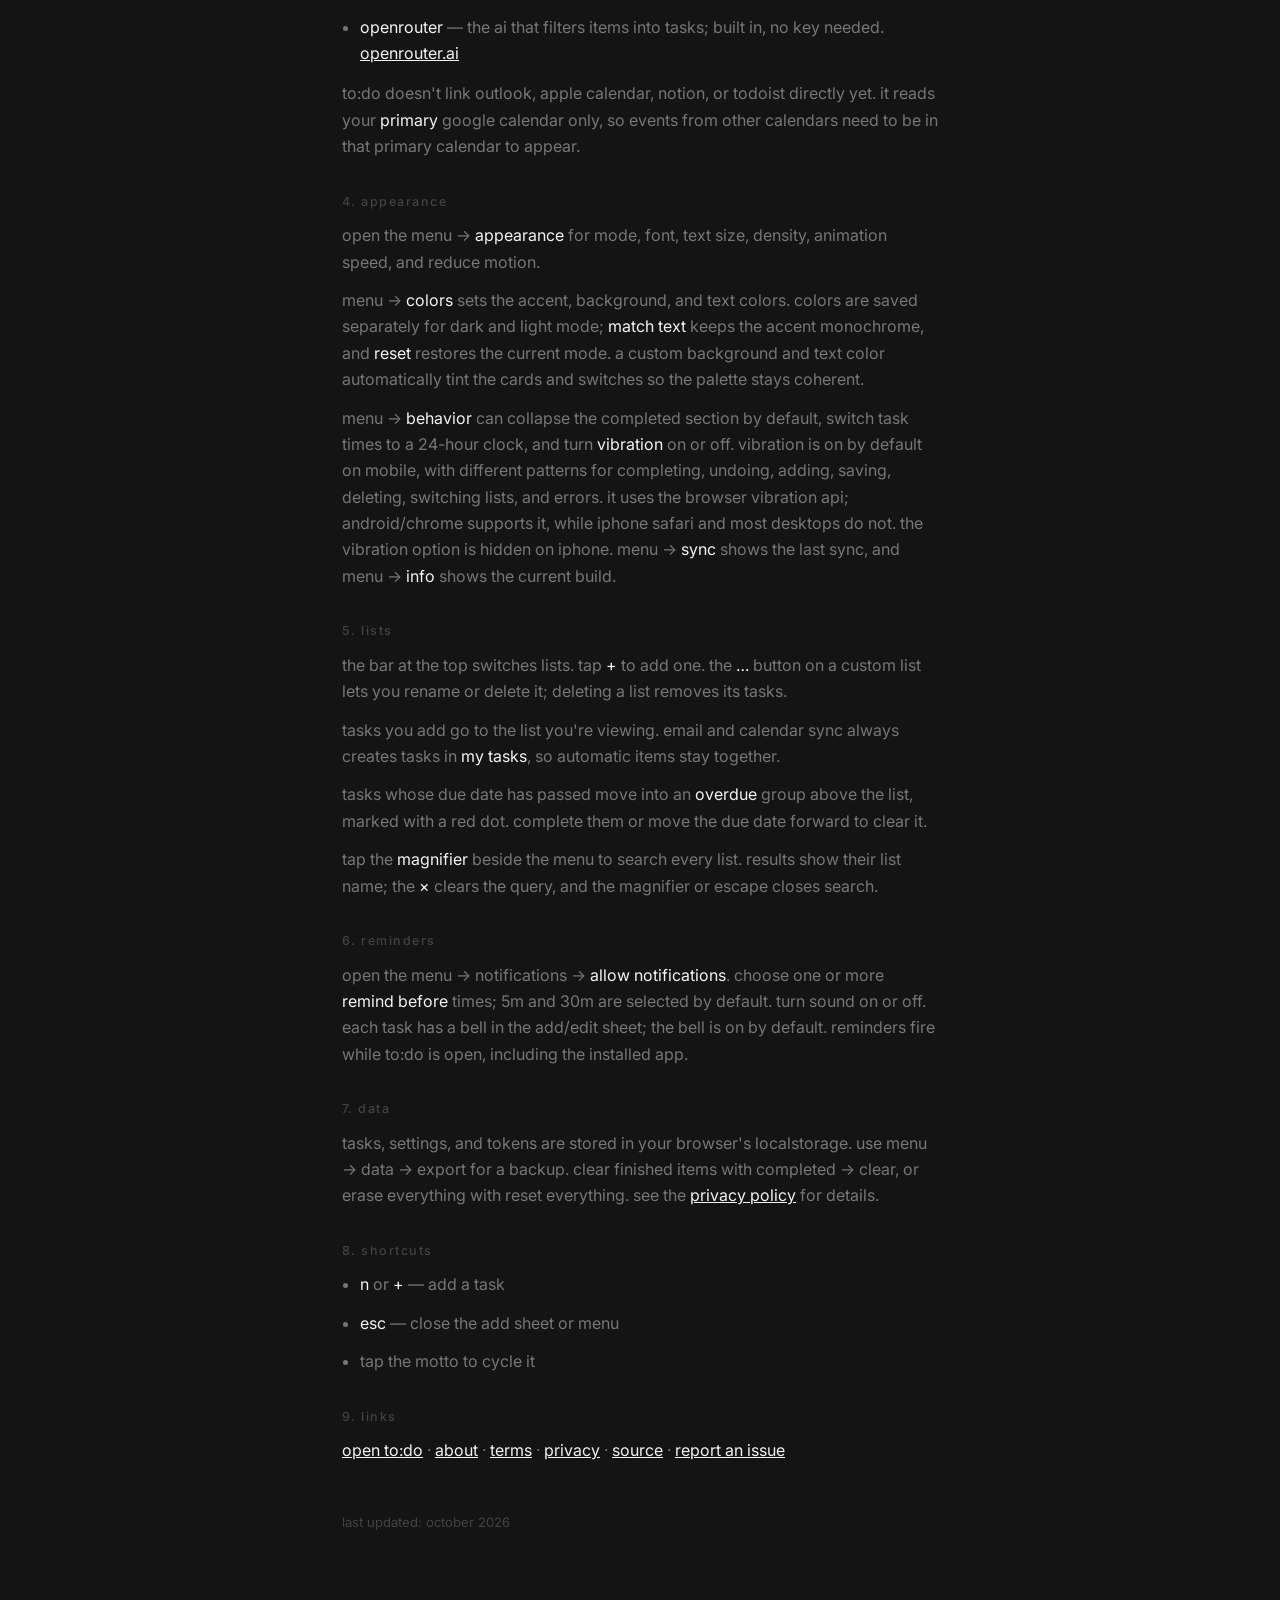
<file: to-do/help.html>
<!doctype html>
<html lang="en" data-mode="dark">
<head>
<meta charset="utf-8">
<meta name="viewport" content="width=device-width, initial-scale=1, viewport-fit=cover">
<meta name="theme-color" content="#141414">
<meta name="color-scheme" content="dark">
<script>
try {
  const m = JSON.parse(localStorage.getItem('todo.settings') || '{}').mode === 'light' ? 'light' : 'dark';
  document.documentElement.dataset.mode = m;
  document.querySelector('meta[name="theme-color"]').content = m === 'light' ? '#ffffff' : '#141414';
  document.querySelector('meta[name="color-scheme"]').content = m;
} catch {}
</script>
<title>to:do · help</title>
<link rel="icon" href="data:image/svg+xml,%3Csvg xmlns='http://www.w3.org/2000/svg' viewBox='0 0 64 64'%3E%3Crect width='64' height='64' rx='14' fill='%23000'/%3E%3Cpath d='M18 33.5l9 9 19-19' fill='none' stroke='%23f4f4f4' stroke-width='5' stroke-linecap='round' stroke-linejoin='round'/%3E%3C/svg%3E">
<link rel="preconnect" href="https://fonts.googleapis.com">
<link rel="preconnect" href="https://fonts.gstatic.com" crossorigin>
<link href="https://fonts.googleapis.com/css2?family=Inter:wght@300;400;500&display=swap" rel="stylesheet">
<style>
:root{
  --bg:#141414;
  --fg:#f4f4f4;
  --mute:#767676;
  --faint:#424242;
  --surface:#1f1f1f;
  color-scheme:dark;
}
html[data-mode="light"]{
  --bg:#fff;
  --fg:#141414;
  --mute:#8e8e8e;
  --faint:#c8c8c8;
  --surface:#f5f5f5;
  color-scheme:light;
}
*{box-sizing:border-box;margin:0;padding:0;border:0;outline:0;scrollbar-width:thin;scrollbar-color:#1f1f1f transparent}
html[data-mode="light"] *{scrollbar-color:#e4e4e4 transparent}
::-webkit-scrollbar{width:5px;height:5px}
::-webkit-scrollbar-track{background:transparent}
::-webkit-scrollbar-thumb{background:#1f1f1f;border-radius:999px}
html[data-mode="light"] ::-webkit-scrollbar-thumb{background:#e4e4e4}
html,body{background:var(--bg);color:var(--fg)}
body{
  font-family:'Inter',system-ui,-apple-system,sans-serif;
  font-size:16px;line-height:1.65;text-transform:lowercase;
  -webkit-font-smoothing:antialiased;min-height:100dvh;
}
main{max-width:640px;margin:0 auto;padding:42px 22px 96px}
header{display:flex;align-items:baseline;justify-content:space-between;margin-bottom:36px}
h1{font-size:2.1em;font-weight:300;letter-spacing:-.03em}
a.back{color:var(--mute);text-decoration:none;font-size:.9em;padding:6px 12px;border-radius:999px;background:var(--surface)}
a.back:hover{color:var(--fg)}
h2{font-size:.78em;color:var(--faint);font-weight:500;letter-spacing:.12em;margin:32px 0 10px;scroll-margin-top:24px}
p,li{color:var(--mute);margin-bottom:12px}
strong{color:var(--fg);font-weight:400}
ul{padding-left:18px;margin-bottom:14px}
footer{margin-top:48px;color:var(--faint);font-size:.82em}
</style>
</head>
<body>
<main>
  <header>
    <h1>help</h1>
    <a class="back" href="./">back to to:do</a>
  </header>

  <p><strong>to:do</strong> is installable and links directly to google calendar and gmail. this page covers install, linking, reminders, and the services used.</p>

  <h2 id="install">1. install</h2>
  <p>to:do is a pwa (installable web app). installing gives it an app icon and keeps it working offline. open <a href="./" style="color:var(--fg)">to:do</a> in your browser first.</p>
  <ul>
    <li><strong>iphone / ipad (safari):</strong> tap the share button, then <strong>add to home screen</strong>. open to:do from the new icon. notifications require ios 16.4 or newer and the installed app.</li>
    <li><strong>android (chrome):</strong> open the ⋮ menu and choose <strong>install app</strong> or <strong>add to home screen</strong>.</li>
    <li><strong>desktop (chrome / edge):</strong> use the install icon in the address bar, or ⋮ → <strong>install to:do</strong>. in edge it may be under <strong>apps → install this site as an app</strong>.</li>
    <li><strong>macos (safari):</strong> file → <strong>add to dock</strong> (sonoma or newer).</li>
  </ul>
  <p>if you don't see an install option, use the browser menu → <strong>add to home screen</strong>. after installing, sign in and allow notifications once.</p>
  <p>on first launch, a welcome card offers to link google and add to:do to your home screen. close it whenever you like.</p>

  <h2 id="link">2. link google</h2>
  <p>open the top-right menu, find <strong>sync</strong>, and tap <strong>sign in with google</strong>. choose the account you want to use and allow:</p>
  <ul>
    <li><strong>calendar</strong> — read/write calendar events. to:do reads upcoming events and adds an event when you save a dated task.</li>
    <li><strong>email</strong> — read-only gmail access. to:do only reads recent inbox metadata and short snippets to find actionable mail.</li>
  </ul>
  <p>after signing in, the <strong>link calendar</strong> and <strong>link email</strong> toggles unlock. turn on the sources you want; both are on by default. <strong>stay signed in</strong> keeps the session alive between opens, and <strong>auto sync</strong> refreshes your list on load and every minute.</p>
  <p><strong>automatic reconnect:</strong> open the menu → <strong>advanced</strong>, paste the <strong>oauth client secret</strong> from <a href="https://console.cloud.google.com/apis/credentials" target="_blank" rel="noopener" style="color:var(--fg)">google cloud credentials</a> (or import the client json), then tap <strong>enable automatic reconnect</strong> and approve offline access once. to:do stores a refresh token on this device and renews without a popup. the secret stays on this device and is never exported.</p>
  <p>if you would rather keep the client secret off this device, deploy the free <a href="https://github.com/mumbo235/simple-apps/tree/main/to-do/server" target="_blank" rel="noopener" style="color:var(--fg)"><strong>token proxy</strong></a> to cloudflare workers, paste its url under advanced → <strong>token proxy url</strong>, and leave the client secret empty. the proxy holds the secret and exchanges codes/refreshes; the app still renews automatically.</p>
  <p>if google still asks you to reconnect after about a week, set the oauth consent screen to <strong>in production</strong>; apps left in testing mode expire refresh tokens after 7 days. without a client secret, to:do keeps retrying the best-effort silent session and, after a few failures, asks you to reconnect from the menu.</p>
  <p>to revoke access, open the menu → sync → <strong>disconnect</strong>, or use your <a href="https://myaccount.google.com/permissions" target="_blank" rel="noopener" style="color:var(--fg)">google account permissions</a>.</p>

  <h2 id="services">3. services</h2>
  <ul>
    <li><strong>google calendar</strong> — events and dated tasks. <a href="https://calendar.google.com" target="_blank" rel="noopener" style="color:var(--fg)">open google calendar</a></li>
    <li><strong>gmail</strong> — actionable email. <a href="https://mail.google.com" target="_blank" rel="noopener" style="color:var(--fg)">open gmail</a></li>
    <li><strong>openrouter</strong> — the ai that filters items into tasks; built in, no key needed. <a href="https://openrouter.ai" target="_blank" rel="noopener" style="color:var(--fg)">openrouter.ai</a></li>
  </ul>
  <p>to:do doesn't link outlook, apple calendar, notion, or todoist directly yet. it reads your <strong>primary</strong> google calendar only, so events from other calendars need to be in that primary calendar to appear.</p>

  <h2 id="appearance">4. appearance</h2>
  <p>open the menu → <strong>appearance</strong> for mode, font, text size, density, animation speed, and reduce motion.</p>
  <p>menu → <strong>colors</strong> sets the accent, background, and text colors. colors are saved separately for dark and light mode; <strong>match text</strong> keeps the accent monochrome, and <strong>reset</strong> restores the current mode. a custom background and text color automatically tint the cards and switches so the palette stays coherent.</p>
  <p>menu → <strong>behavior</strong> can collapse the completed section by default, switch task times to a 24-hour clock, and turn <strong>vibration</strong> on or off. vibration is on by default on mobile, with different patterns for completing, undoing, adding, saving, deleting, switching lists, and errors. it uses the browser vibration api; android/chrome supports it, while iphone safari and most desktops do not. the vibration option is hidden on iphone. menu → <strong>sync</strong> shows the last sync, and menu → <strong>info</strong> shows the current build.</p>

  <h2 id="lists">5. lists</h2>
  <p>the bar at the top switches lists. tap <strong>+</strong> to add one. the <strong>…</strong> button on a custom list lets you rename or delete it; deleting a list removes its tasks.</p>
  <p>tasks you add go to the list you're viewing. email and calendar sync always creates tasks in <strong>my tasks</strong>, so automatic items stay together.</p>
  <p>tasks whose due date has passed move into an <strong>overdue</strong> group above the list, marked with a red dot. complete them or move the due date forward to clear it.</p>
  <p>tap the <strong>magnifier</strong> beside the menu to search every list. results show their list name; the <strong>×</strong> clears the query, and the magnifier or escape closes search.</p>

  <h2 id="reminders">6. reminders</h2>
  <p>open the menu → notifications → <strong>allow notifications</strong>. choose one or more <strong>remind before</strong> times; 5m and 30m are selected by default. turn sound on or off. each task has a bell in the add/edit sheet; the bell is on by default. reminders fire while to:do is open, including the installed app.</p>

  <h2 id="data">7. data</h2>
  <p>tasks, settings, and tokens are stored in your browser's localstorage. use menu → data → export for a backup. clear finished items with completed → clear, or erase everything with reset everything. see the <a href="privacy.html" style="color:var(--fg)">privacy policy</a> for details.</p>

  <h2 id="shortcuts">8. shortcuts</h2>
  <ul>
    <li><strong>n</strong> or <strong>+</strong> — add a task</li>
    <li><strong>esc</strong> — close the add sheet or menu</li>
    <li>tap the motto to cycle it</li>
  </ul>

  <h2 id="links">9. links</h2>
  <p><a href="./" style="color:var(--fg)">open to:do</a> · <a href="about.html" style="color:var(--fg)">about</a> · <a href="terms.html" style="color:var(--fg)">terms</a> · <a href="privacy.html" style="color:var(--fg)">privacy</a> · <a href="https://github.com/mumbo235/simple-apps/tree/main/to-do" target="_blank" rel="noopener" style="color:var(--fg)">source</a> · <a href="https://github.com/mumbo235/simple-apps/issues" target="_blank" rel="noopener" style="color:var(--fg)">report an issue</a></p>

  <footer>last updated: october 2026</footer>
</main>
</body>
</html>
</file>
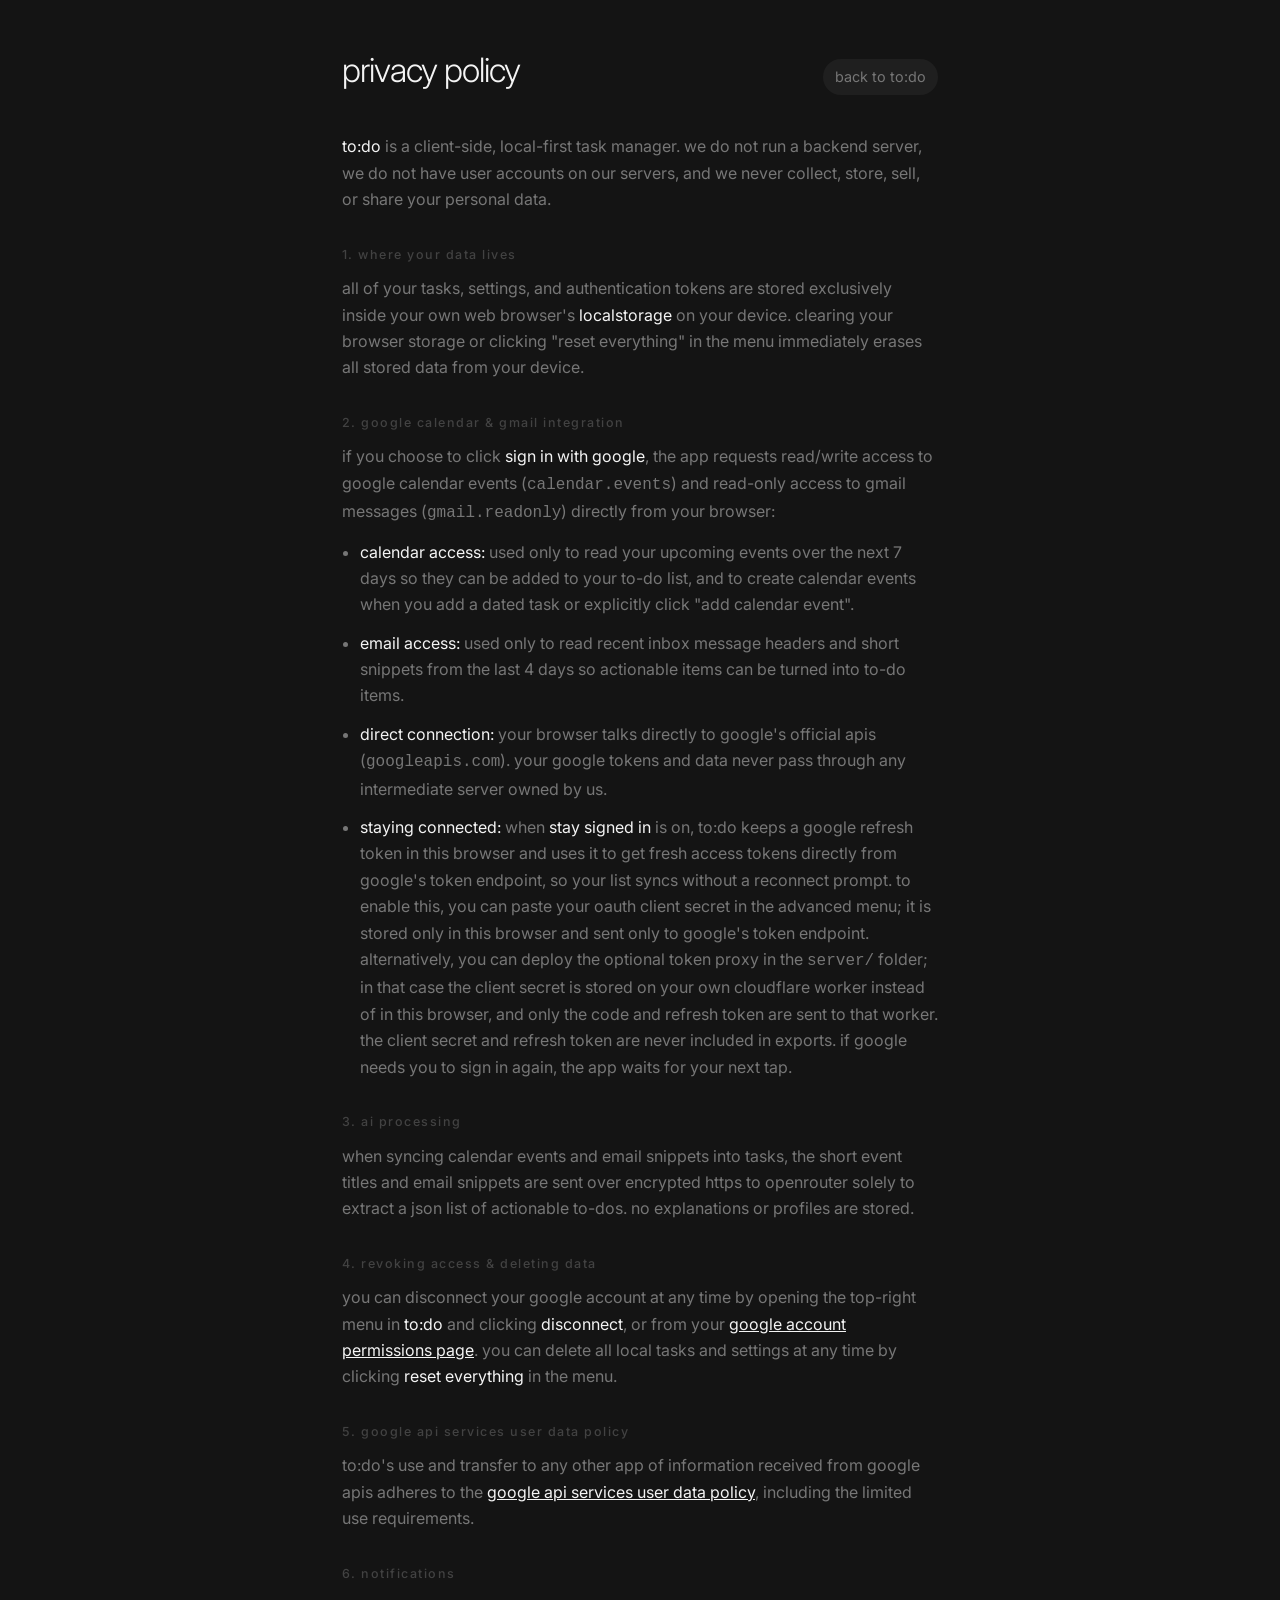
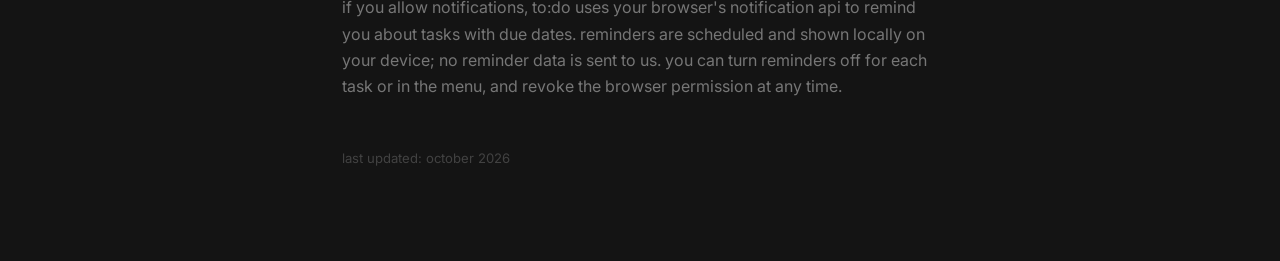
<file: to-do/privacy.html>
<!doctype html>
<html lang="en" data-mode="dark">
<head>
<meta charset="utf-8">
<meta name="viewport" content="width=device-width, initial-scale=1, viewport-fit=cover">
<meta name="theme-color" content="#141414">
<meta name="color-scheme" content="dark">
<script>
try {
  const m = JSON.parse(localStorage.getItem('todo.settings') || '{}').mode === 'light' ? 'light' : 'dark';
  document.documentElement.dataset.mode = m;
  document.querySelector('meta[name="theme-color"]').content = m === 'light' ? '#ffffff' : '#141414';
  document.querySelector('meta[name="color-scheme"]').content = m;
} catch {}
</script>
<title>to:do · privacy policy</title>
<link rel="icon" href="data:image/svg+xml,%3Csvg xmlns='http://www.w3.org/2000/svg' viewBox='0 0 64 64'%3E%3Crect width='64' height='64' rx='14' fill='%23000'/%3E%3Cpath d='M18 33.5l9 9 19-19' fill='none' stroke='%23f4f4f4' stroke-width='5' stroke-linecap='round' stroke-linejoin='round'/%3E%3C/svg%3E">
<link rel="preconnect" href="https://fonts.googleapis.com">
<link rel="preconnect" href="https://fonts.gstatic.com" crossorigin>
<link href="https://fonts.googleapis.com/css2?family=Inter:wght@300;400;500&display=swap" rel="stylesheet">
<style>
:root{
  --bg:#141414;
  --fg:#f4f4f4;
  --mute:#767676;
  --faint:#424242;
  --surface:#1f1f1f;
  color-scheme:dark;
}
html[data-mode="light"]{
  --bg:#fff;
  --fg:#141414;
  --mute:#8e8e8e;
  --faint:#c8c8c8;
  --surface:#f5f5f5;
  color-scheme:light;
}
*{box-sizing:border-box;margin:0;padding:0;border:0;outline:0;scrollbar-width:thin;scrollbar-color:#1f1f1f transparent}
html[data-mode="light"] *{scrollbar-color:#e4e4e4 transparent}
::-webkit-scrollbar{width:5px;height:5px}
::-webkit-scrollbar-track{background:transparent}
::-webkit-scrollbar-thumb{background:#1f1f1f;border-radius:999px}
html[data-mode="light"] ::-webkit-scrollbar-thumb{background:#e4e4e4}
html,body{background:var(--bg);color:var(--fg)}
body{
  font-family:'Inter',system-ui,-apple-system,sans-serif;
  font-size:16px;line-height:1.65;text-transform:lowercase;
  -webkit-font-smoothing:antialiased;min-height:100dvh;
}
main{max-width:640px;margin:0 auto;padding:42px 22px 96px}
header{display:flex;align-items:baseline;justify-content:space-between;margin-bottom:36px}
h1{font-size:2.1em;font-weight:300;letter-spacing:-.03em}
a.back{color:var(--mute);text-decoration:none;font-size:.9em;padding:6px 12px;border-radius:999px;background:var(--surface)}
a.back:hover{color:var(--fg)}
h2{font-size:.78em;color:var(--faint);font-weight:500;letter-spacing:.12em;margin:32px 0 10px}
p,li{color:var(--mute);margin-bottom:12px}
strong{color:var(--fg);font-weight:400}
ul{padding-left:18px;margin-bottom:14px}
footer{margin-top:48px;color:var(--faint);font-size:.82em}
</style>
</head>
<body>
<main>
  <header>
    <h1>privacy policy</h1>
    <a class="back" href="./">back to to:do</a>
  </header>

  <p><strong>to:do</strong> is a client-side, local-first task manager. we do not run a backend server, we do not have user accounts on our servers, and we never collect, store, sell, or share your personal data.</p>

  <h2>1. where your data lives</h2>
  <p>all of your tasks, settings, and authentication tokens are stored exclusively inside your own web browser's <strong>localstorage</strong> on your device. clearing your browser storage or clicking "reset everything" in the menu immediately erases all stored data from your device.</p>

  <h2>2. google calendar &amp; gmail integration</h2>
  <p>if you choose to click <strong>sign in with google</strong>, the app requests read/write access to google calendar events (<code>calendar.events</code>) and read-only access to gmail messages (<code>gmail.readonly</code>) directly from your browser:</p>
  <ul>
    <li><strong>calendar access:</strong> used only to read your upcoming events over the next 7 days so they can be added to your to-do list, and to create calendar events when you add a dated task or explicitly click "add calendar event".</li>
    <li><strong>email access:</strong> used only to read recent inbox message headers and short snippets from the last 4 days so actionable items can be turned into to-do items.</li>
    <li><strong>direct connection:</strong> your browser talks directly to google's official apis (<code>googleapis.com</code>). your google tokens and data never pass through any intermediate server owned by us.</li>
    <li><strong>staying connected:</strong> when <strong>stay signed in</strong> is on, to:do keeps a google refresh token in this browser and uses it to get fresh access tokens directly from google's token endpoint, so your list syncs without a reconnect prompt. to enable this, you can paste your oauth client secret in the advanced menu; it is stored only in this browser and sent only to google's token endpoint. alternatively, you can deploy the optional token proxy in the <code>server/</code> folder; in that case the client secret is stored on your own cloudflare worker instead of in this browser, and only the code and refresh token are sent to that worker. the client secret and refresh token are never included in exports. if google needs you to sign in again, the app waits for your next tap.</li>
  </ul>

  <h2>3. ai processing</h2>
  <p>when syncing calendar events and email snippets into tasks, the short event titles and email snippets are sent over encrypted https to openrouter solely to extract a JSON list of actionable to-dos. no explanations or profiles are stored.</p>

  <h2>4. revoking access &amp; deleting data</h2>
  <p>you can disconnect your google account at any time by opening the top-right menu in <strong>to:do</strong> and clicking <strong>disconnect</strong>, or from your <a href="https://myaccount.google.com/permissions" target="_blank" rel="noopener" style="color:var(--fg)">google account permissions page</a>. you can delete all local tasks and settings at any time by clicking <strong>reset everything</strong> in the menu.</p>

  <h2>5. google api services user data policy</h2>
  <p>to:do's use and transfer to any other app of information received from google apis adheres to the <a href="https://developers.google.com/terms/api-services-user-data-policy" target="_blank" rel="noopener" style="color:var(--fg)">google api services user data policy</a>, including the limited use requirements.</p>

  <h2>6. notifications</h2>
  <p>if you allow notifications, to:do uses your browser's notification api to remind you about tasks with due dates. reminders are scheduled and shown locally on your device; no reminder data is sent to us. you can turn reminders off for each task or in the menu, and revoke the browser permission at any time.</p>

  <footer>last updated: october 2026</footer>
</main>
</body>
</html>
</file>
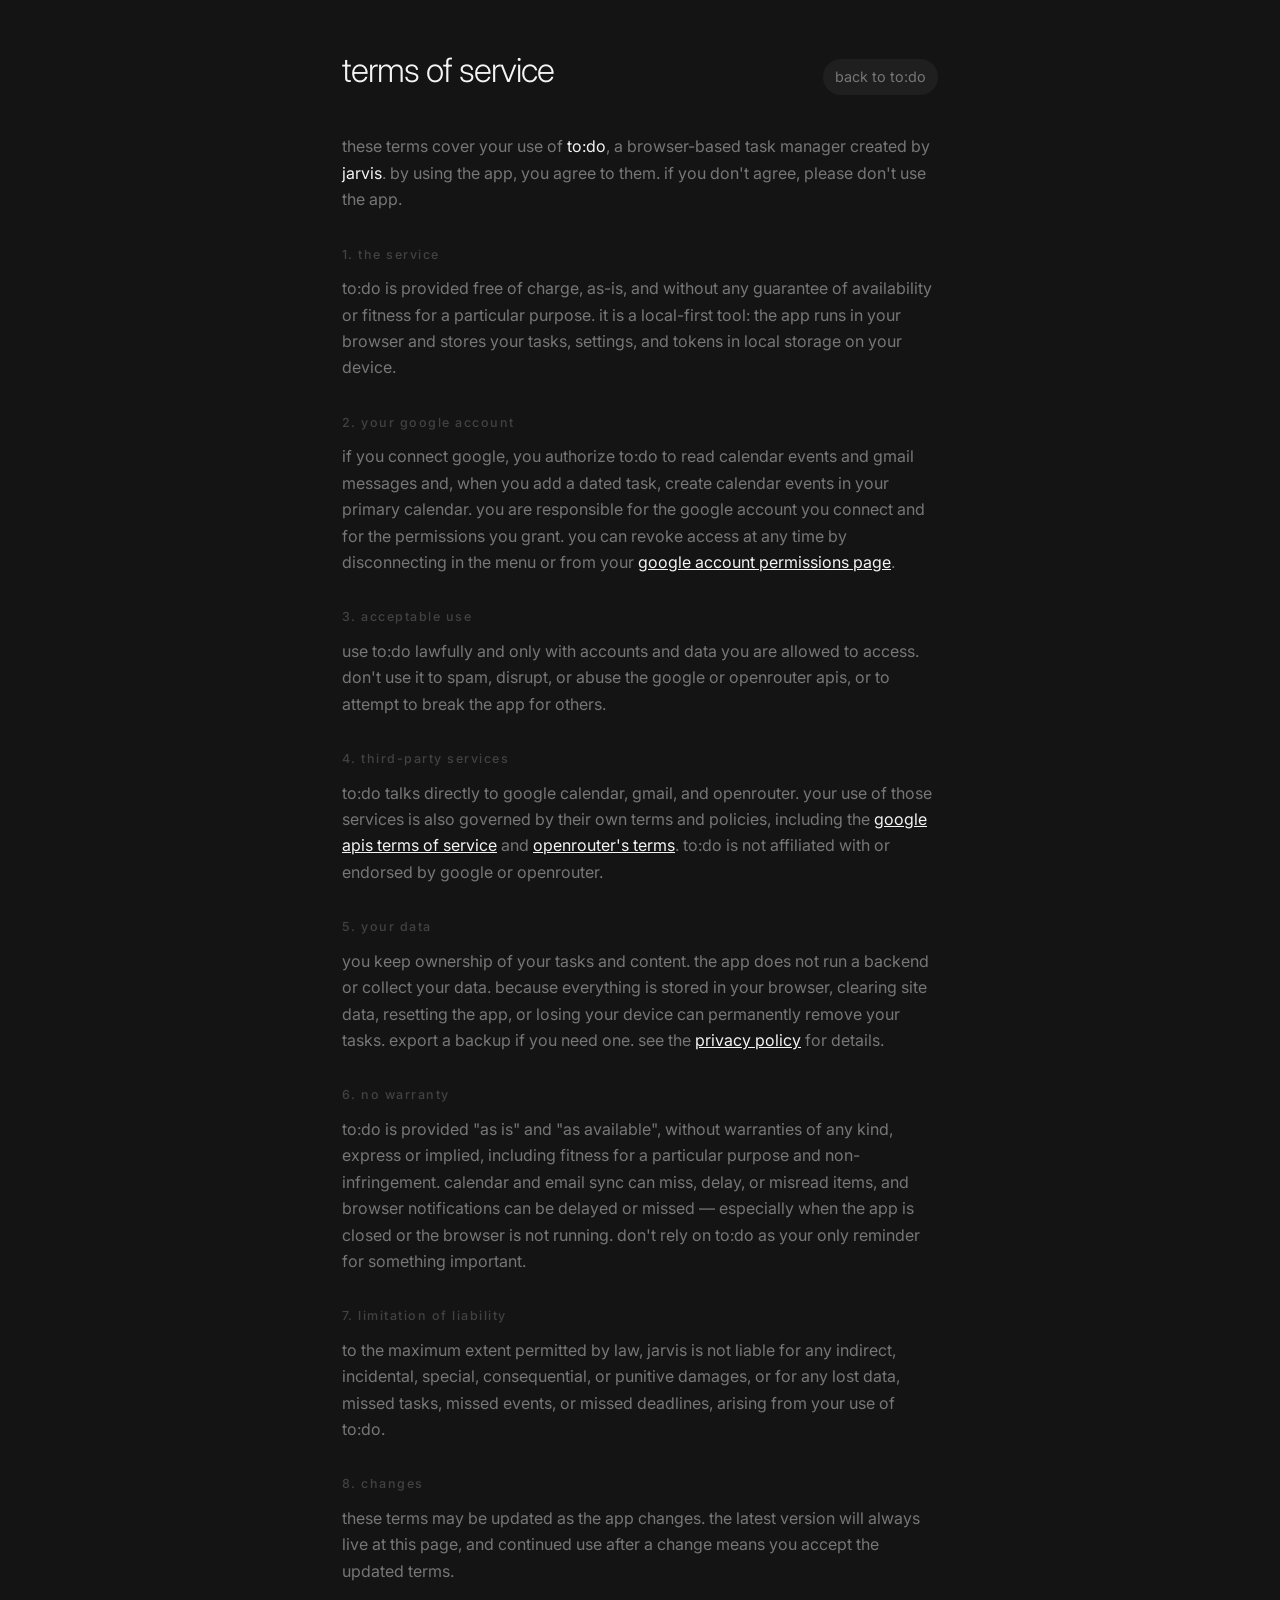
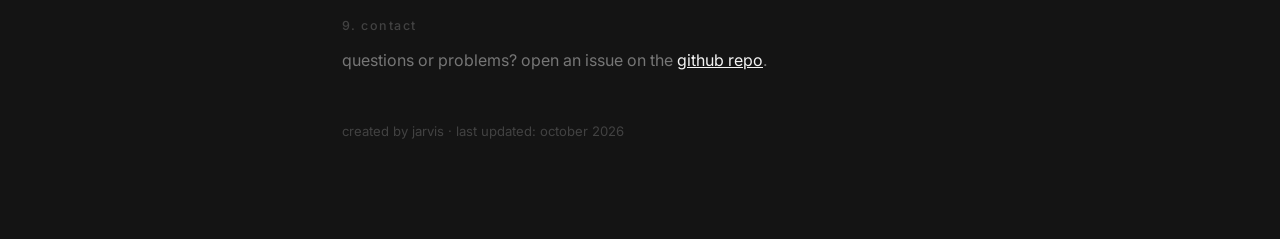
<file: to-do/terms.html>
<!doctype html>
<html lang="en" data-mode="dark">
<head>
<meta charset="utf-8">
<meta name="viewport" content="width=device-width, initial-scale=1, viewport-fit=cover">
<meta name="theme-color" content="#141414">
<meta name="color-scheme" content="dark">
<script>
try {
  const m = JSON.parse(localStorage.getItem('todo.settings') || '{}').mode === 'light' ? 'light' : 'dark';
  document.documentElement.dataset.mode = m;
  document.querySelector('meta[name="theme-color"]').content = m === 'light' ? '#ffffff' : '#141414';
  document.querySelector('meta[name="color-scheme"]').content = m;
} catch {}
</script>
<title>to:do · terms of service</title>
<link rel="icon" href="data:image/svg+xml,%3Csvg xmlns='http://www.w3.org/2000/svg' viewBox='0 0 64 64'%3E%3Crect width='64' height='64' rx='14' fill='%23000'/%3E%3Cpath d='M18 33.5l9 9 19-19' fill='none' stroke='%23f4f4f4' stroke-width='5' stroke-linecap='round' stroke-linejoin='round'/%3E%3C/svg%3E">
<link rel="preconnect" href="https://fonts.googleapis.com">
<link rel="preconnect" href="https://fonts.gstatic.com" crossorigin>
<link href="https://fonts.googleapis.com/css2?family=Inter:wght@300;400;500&display=swap" rel="stylesheet">
<style>
:root{
  --bg:#141414;
  --fg:#f4f4f4;
  --mute:#767676;
  --faint:#424242;
  --surface:#1f1f1f;
  color-scheme:dark;
}
html[data-mode="light"]{
  --bg:#fff;
  --fg:#141414;
  --mute:#8e8e8e;
  --faint:#c8c8c8;
  --surface:#f5f5f5;
  color-scheme:light;
}
*{box-sizing:border-box;margin:0;padding:0;border:0;outline:0;scrollbar-width:thin;scrollbar-color:#1f1f1f transparent}
html[data-mode="light"] *{scrollbar-color:#e4e4e4 transparent}
::-webkit-scrollbar{width:5px;height:5px}
::-webkit-scrollbar-track{background:transparent}
::-webkit-scrollbar-thumb{background:#1f1f1f;border-radius:999px}
html[data-mode="light"] ::-webkit-scrollbar-thumb{background:#e4e4e4}
html,body{background:var(--bg);color:var(--fg)}
body{
  font-family:'Inter',system-ui,-apple-system,sans-serif;
  font-size:16px;line-height:1.65;text-transform:lowercase;
  -webkit-font-smoothing:antialiased;min-height:100dvh;
}
main{max-width:640px;margin:0 auto;padding:42px 22px 96px}
header{display:flex;align-items:baseline;justify-content:space-between;margin-bottom:36px}
h1{font-size:2.1em;font-weight:300;letter-spacing:-.03em}
a.back{color:var(--mute);text-decoration:none;font-size:.9em;padding:6px 12px;border-radius:999px;background:var(--surface)}
a.back:hover{color:var(--fg)}
h2{font-size:.78em;color:var(--faint);font-weight:500;letter-spacing:.12em;margin:32px 0 10px}
p,li{color:var(--mute);margin-bottom:12px}
strong{color:var(--fg);font-weight:400}
ul{padding-left:18px;margin-bottom:14px}
footer{margin-top:48px;color:var(--faint);font-size:.82em}
</style>
</head>
<body>
<main>
  <header>
    <h1>terms of service</h1>
    <a class="back" href="./">back to to:do</a>
  </header>

  <p>these terms cover your use of <strong>to:do</strong>, a browser-based task manager created by <strong>jarvis</strong>. by using the app, you agree to them. if you don't agree, please don't use the app.</p>

  <h2>1. the service</h2>
  <p>to:do is provided free of charge, as-is, and without any guarantee of availability or fitness for a particular purpose. it is a local-first tool: the app runs in your browser and stores your tasks, settings, and tokens in local storage on your device.</p>

  <h2>2. your google account</h2>
  <p>if you connect google, you authorize to:do to read calendar events and gmail messages and, when you add a dated task, create calendar events in your primary calendar. you are responsible for the google account you connect and for the permissions you grant. you can revoke access at any time by disconnecting in the menu or from your <a href="https://myaccount.google.com/permissions" target="_blank" rel="noopener" style="color:var(--fg)">google account permissions page</a>.</p>

  <h2>3. acceptable use</h2>
  <p>use to:do lawfully and only with accounts and data you are allowed to access. don't use it to spam, disrupt, or abuse the google or openrouter apis, or to attempt to break the app for others.</p>

  <h2>4. third-party services</h2>
  <p>to:do talks directly to google calendar, gmail, and openrouter. your use of those services is also governed by their own terms and policies, including the <a href="https://developers.google.com/terms" target="_blank" rel="noopener" style="color:var(--fg)">google apis terms of service</a> and <a href="https://openrouter.ai/terms" target="_blank" rel="noopener" style="color:var(--fg)">openrouter's terms</a>. to:do is not affiliated with or endorsed by google or openrouter.</p>

  <h2>5. your data</h2>
  <p>you keep ownership of your tasks and content. the app does not run a backend or collect your data. because everything is stored in your browser, clearing site data, resetting the app, or losing your device can permanently remove your tasks. export a backup if you need one. see the <a href="privacy.html" style="color:var(--fg)">privacy policy</a> for details.</p>

  <h2>6. no warranty</h2>
  <p>to:do is provided "as is" and "as available", without warranties of any kind, express or implied, including fitness for a particular purpose and non-infringement. calendar and email sync can miss, delay, or misread items, and browser notifications can be delayed or missed — especially when the app is closed or the browser is not running. don't rely on to:do as your only reminder for something important.</p>

  <h2>7. limitation of liability</h2>
  <p>to the maximum extent permitted by law, jarvis is not liable for any indirect, incidental, special, consequential, or punitive damages, or for any lost data, missed tasks, missed events, or missed deadlines, arising from your use of to:do.</p>

  <h2>8. changes</h2>
  <p>these terms may be updated as the app changes. the latest version will always live at this page, and continued use after a change means you accept the updated terms.</p>

  <h2>9. contact</h2>
  <p>questions or problems? open an issue on the <a href="https://github.com/mumbo235/simple-apps/issues" target="_blank" rel="noopener" style="color:var(--fg)">github repo</a>.</p>

  <footer>created by jarvis · last updated: october 2026</footer>
</main>
</body>
</html>
</file>
<file: base.css>
:root{
  --bg:#141414;
  --fg:#f4f4f4;
  --mute:color-mix(in srgb,var(--fg) 46%,var(--bg));
  --faint:color-mix(in srgb,var(--fg) 24%,var(--bg));
  --surface:color-mix(in srgb,var(--fg) 4%,var(--bg));
  --surface2:color-mix(in srgb,var(--fg) 8.5%,var(--bg));
  --surface3:color-mix(in srgb,var(--fg) 12.7%,var(--bg));
  --menu:color-mix(in srgb,var(--fg) 2%,var(--bg));
  --danger:color-mix(in srgb,var(--fg) 17.2%,var(--bg));
  --accent:var(--fg);
  --accent-ink:var(--bg);
  --shadow:0 10px 40px rgba(0,0,0,.9);
  --shadow-lg:0 30px 80px rgba(0,0,0,.95);
  --font:'Space Grotesk',system-ui,-apple-system,"Segoe UI",Roboto,sans-serif;
  --fs:17px;
  --pad:14px;
  --spd:1.6;
  --ease:cubic-bezier(.22,.8,.24,1);
  --safe-b:env(safe-area-inset-bottom,0px);
  --safe-t:env(safe-area-inset-top,0px);
  color-scheme:dark;
}
html[data-mode="light"]{
  --bg:#ffffff;
  --fg:#141414;
  --surface:color-mix(in srgb,var(--fg) 3.3%,var(--bg));
  --surface2:color-mix(in srgb,var(--fg) 6.7%,var(--bg));
  --surface3:color-mix(in srgb,var(--fg) 11.5%,var(--bg));
  --menu:color-mix(in srgb,var(--fg) 1.2%,var(--bg));
  --danger:color-mix(in srgb,var(--fg) 8%,var(--bg));
  --shadow:0 10px 40px rgba(0,0,0,.10);
  --shadow-lg:0 30px 80px rgba(0,0,0,.14);
  color-scheme:light;
}
html{scrollbar-gutter:stable;touch-action:manipulation}
*{box-sizing:border-box;margin:0;padding:0;border:0;outline:0;-webkit-tap-highlight-color:transparent;scrollbar-width:thin;scrollbar-color:var(--surface3) transparent}
button,a,input,select,textarea,label{touch-action:manipulation}
body,input,textarea,.content,.empty,.hint,.status .st{-webkit-user-select:text;user-select:text}
@media (max-width:820px),(pointer:coarse){
  input,select,textarea{font-size:16px}
}
::-webkit-scrollbar{width:5px;height:5px}
::-webkit-scrollbar-track{background:transparent}
::-webkit-scrollbar-thumb{background:var(--surface3);border-radius:999px}
html,body{background:var(--bg);color:var(--fg);touch-action:manipulation}
body{
  font-family:var(--font);font-size:var(--fs);font-weight:400;line-height:1.45;
  text-transform:lowercase;letter-spacing:-.005em;
  -webkit-font-smoothing:antialiased;min-height:100dvh;overflow-x:hidden;
}
button,input,select,textarea{font:inherit;color:inherit;background:none;text-transform:inherit;letter-spacing:inherit}
button{cursor:pointer;user-select:none}
a{color:inherit;text-decoration:none}
.raw,.raw::placeholder{text-transform:none}
::selection{background:var(--fg);color:var(--bg)}
:is(button,a):focus-visible{background-color:var(--surface3)!important;border-radius:10px}
:is(.seg button[aria-pressed="true"],.chip.solid):focus-visible{background-color:var(--fg)!important;border-radius:999px;opacity:.75}
[hidden]{display:none!important}

/* ---------- layout ---------- */
main{max-width:700px;margin:0 auto;padding:calc(28px + var(--safe-t)) 22px calc(130px + var(--safe-b))}
header{display:grid;grid-template-columns:minmax(0,1fr) auto;align-items:start;gap:16px}
#brand{grid-column:1;grid-row:1;min-width:0}
h1{font-size:2.35em;font-weight:300;letter-spacing:-.045em;line-height:1.05;word-break:break-word}
.motto{color:var(--mute);font-size:.86em;margin-top:6px;letter-spacing:.005em;cursor:pointer;transition:opacity calc(var(--spd)*200ms) ease,color calc(var(--spd)*200ms) ease}
.motto:hover{color:var(--fg)}
.motto.fade{opacity:0}
.sub{color:var(--faint);font-size:.72em;margin-top:5px;letter-spacing:.03em;min-height:1em}
.iconbtn{width:44px;height:44px;display:grid;place-items:center;border-radius:50%;color:var(--fg);transition:background calc(var(--spd)*200ms)}
.iconbtn:hover{background:var(--surface2)}
.iconbtn svg{width:22px;height:22px;stroke:currentColor;fill:none;stroke-width:1.6;stroke-linecap:round;stroke-linejoin:round}
.hactions{grid-column:2;grid-row:1;display:flex;align-items:flex-start;flex:none}
#menuBtn{margin-top:2px;margin-right:-10px}

/* ---------- generic ---------- */
.grow{flex:1}
.row{display:flex;align-items:center;gap:8px;flex-wrap:wrap}
.chip{display:inline-flex;align-items:center;justify-content:center;gap:7px;height:34px;padding:0 13px;border-radius:999px;background:var(--surface2);color:var(--mute);font-size:.8em;transition:background calc(var(--spd)*200ms),color calc(var(--spd)*200ms)}
.chip:hover{color:var(--fg)}
.chip.solid{background:var(--accent);color:var(--accent-ink)}
.chip.danger:hover{background:var(--danger);color:var(--fg)}
.chip:disabled{opacity:.35;pointer-events:none}
.empty{color:var(--faint);padding:calc(var(--pad)*2) 0;font-size:.92em;line-height:1.6}
.empty p{margin-bottom:12px}
.empty .chip{margin-top:2px}

/* ---------- fab ---------- */
#fab{
  position:fixed;z-index:60;right:calc(22px + env(safe-area-inset-right,0px));bottom:calc(22px + var(--safe-b));
  width:60px;height:60px;border-radius:50%;background:var(--accent);color:var(--accent-ink);display:grid;place-items:center;
  box-shadow:var(--shadow);transition:transform calc(var(--spd)*320ms) var(--ease),background calc(var(--spd)*300ms)
}
#fab svg{width:24px;height:24px;stroke:var(--accent-ink);stroke-width:2;stroke-linecap:round;fill:none;transition:transform calc(var(--spd)*320ms) var(--ease)}
#fab:active{transform:scale(.92)}
#fab:focus-visible{background:var(--accent)!important;box-shadow:0 0 0 6px var(--surface3)}

/* ---------- menu ---------- */
#menu{
  position:fixed;z-index:65;top:0;right:0;bottom:0;width:min(390px,100vw);background:var(--menu);
  transform:translateX(102%);transition:transform calc(var(--spd)*380ms) var(--ease);
  overflow-y:auto;overscroll-behavior:contain;padding:calc(24px + var(--safe-t)) 24px calc(48px + var(--safe-b))
}
#menu.show{transform:none}
#menu .top{display:flex;align-items:center;justify-content:space-between;margin-bottom:10px}
#menu h2{font-size:1.2em;font-weight:300;letter-spacing:-.02em}
#menu h3{font-size:.7em;color:var(--faint);font-weight:500;letter-spacing:.1em;margin:22px 0 8px}
.card{background:var(--surface);border-radius:16px;padding:12px 16px;display:flex;flex-direction:column;gap:2px}
.field{padding:8px 0}
.field>label,.field>.lbl{display:block;font-size:.76em;color:var(--mute);margin-bottom:6px}
.field input[type=text],.field input[type=number],.field input[type=date],.field select{width:100%;background:var(--surface2);border-radius:10px;padding:10px 12px;font-size:.88em;color:var(--fg)}
.field input::placeholder{color:var(--faint)}
.hint{font-size:.7em;color:var(--faint);margin-top:6px;line-height:1.45}
.hint a{color:var(--mute)}
.seg{display:flex;flex-wrap:wrap;gap:6px}
.seg button{height:32px;padding:0 12px;border-radius:999px;background:var(--surface2);color:var(--mute);font-size:.78em;transition:background calc(var(--spd)*200ms),color calc(var(--spd)*200ms)}
.seg button[aria-pressed="true"]{background:var(--accent);color:var(--accent-ink)}
.seg button:hover:not([aria-pressed="true"]){color:var(--fg)}
.tog{display:flex;align-items:center;justify-content:space-between;padding:9px 0;font-size:.88em;color:var(--mute);width:100%;text-align:left}
.tog:hover{color:var(--fg)}
.sw{flex:none;width:38px;height:22px;border-radius:999px;background:var(--surface3);position:relative;transition:background calc(var(--spd)*240ms)}
.sw::after{content:"";position:absolute;top:3px;left:3px;width:16px;height:16px;border-radius:50%;background:var(--mute);transition:transform calc(var(--spd)*240ms) var(--ease),background calc(var(--spd)*240ms)}
.tog[aria-checked="true"] .sw{background:var(--accent)}
.tog[aria-checked="true"] .sw::after{transform:translateX(16px);background:var(--accent-ink)}
.status{display:flex;align-items:center;justify-content:space-between;gap:12px;padding:6px 0 10px;font-size:.88em}
.status .st{color:var(--mute);min-width:0;overflow:hidden;text-overflow:ellipsis;white-space:nowrap}
.linkbtn{display:flex;align-items:center;width:100%;text-align:left;padding:9px 0;color:var(--mute);font-size:.88em}
.linkbtn:hover{color:var(--fg)}
.linkbtn .count{margin-left:auto;color:var(--faint);font-size:.85em}
.scrim{position:fixed;inset:0;z-index:40;background:rgba(0,0,0,.6);opacity:0;pointer-events:none;transition:opacity calc(var(--spd)*260ms) ease;backdrop-filter:blur(2px);-webkit-backdrop-filter:blur(2px)}
.scrim.show{opacity:1;pointer-events:auto}

/* ---------- sheet ---------- */
.sheet{
  position:fixed;z-index:75;left:50%;bottom:calc(22px + var(--safe-b));width:min(440px,calc(100vw - 32px));
  background:var(--surface);border-radius:22px;padding:18px;box-shadow:var(--shadow-lg);
  opacity:0;pointer-events:none;transform:translate(-50%,18px);
  transition:opacity calc(var(--spd)*220ms) ease,transform calc(var(--spd)*320ms) var(--ease)
}
.sheet.show{opacity:1;pointer-events:auto;transform:translate(-50%,0)}
.sheet h2{font-size:1.15em;font-weight:300;letter-spacing:-.02em;margin-bottom:10px;text-transform:none}
.sheet .field{padding:6px 0}
.sheet .actions{display:flex;gap:7px;justify-content:flex-end;margin-top:14px}
.sheet .actions .chip{min-width:78px}
.sheet input[type=text],.sheet input[type=number],.sheet input[type=date],.sheet select{width:100%;background:var(--surface2);border-radius:10px;padding:10px 12px;font-size:.94em;color:var(--fg)}
.sheet input,.sheet textarea{text-transform:none}
.sheet input::placeholder{color:var(--faint)}
.sheet .row{flex-wrap:wrap}
.sheet .grow{flex:1}
.sheet .hint{margin-top:4px}

/* ---------- toast ---------- */
#toast{
  position:fixed;z-index:100;left:50%;bottom:calc(34px + var(--safe-b));transform:translate(-50%,20px);opacity:0;pointer-events:none;
  background:var(--surface2);color:var(--fg);border-radius:999px;padding:11px 18px;font-size:.8em;max-width:calc(100vw - 140px);
  transition:transform calc(var(--spd)*300ms) var(--ease),opacity calc(var(--spd)*220ms) ease;text-align:center
}
#toast.show{transform:translate(-50%,0);opacity:1}

html.rm *,html.rm *::before,html.rm *::after{animation-duration:1ms!important;animation-delay:0ms!important;transition-duration:1ms!important;transition-delay:0ms!important}
html.no-tx *,html.no-tx *::before,html.no-tx *::after{transition:none!important}

@media (max-width:520px){
  main{padding:calc(24px + var(--safe-t)) 18px calc(118px + var(--safe-b))}
  h1{font-size:2.05em}
  .sheet{left:16px;right:16px;bottom:calc(16px + var(--safe-b));width:auto;transform:translateY(18px)}
  .sheet.show{transform:none}
  #toast{left:22px;transform:translate(0,20px);max-width:calc(100vw - 120px)}
  #toast.show{transform:none}
}
</file>
<file: calc/base.css>
:root{
  --bg:#141414;
  --fg:#f4f4f4;
  --mute:color-mix(in srgb,var(--fg) 46%,var(--bg));
  --faint:color-mix(in srgb,var(--fg) 24%,var(--bg));
  --surface:color-mix(in srgb,var(--fg) 4%,var(--bg));
  --surface2:color-mix(in srgb,var(--fg) 8.5%,var(--bg));
  --surface3:color-mix(in srgb,var(--fg) 12.7%,var(--bg));
  --menu:color-mix(in srgb,var(--fg) 2%,var(--bg));
  --danger:color-mix(in srgb,var(--fg) 17.2%,var(--bg));
  --accent:var(--fg);
  --accent-ink:var(--bg);
  --shadow:0 10px 40px rgba(0,0,0,.9);
  --shadow-lg:0 30px 80px rgba(0,0,0,.95);
  --font:'Space Grotesk',system-ui,-apple-system,"Segoe UI",Roboto,sans-serif;
  --fs:17px;
  --pad:14px;
  --spd:1.6;
  --ease:cubic-bezier(.22,.8,.24,1);
  --safe-b:env(safe-area-inset-bottom,0px);
  --safe-t:env(safe-area-inset-top,0px);
  color-scheme:dark;
}
html[data-mode="light"]{
  --bg:#ffffff;
  --fg:#141414;
  --surface:color-mix(in srgb,var(--fg) 3.3%,var(--bg));
  --surface2:color-mix(in srgb,var(--fg) 6.7%,var(--bg));
  --surface3:color-mix(in srgb,var(--fg) 11.5%,var(--bg));
  --menu:color-mix(in srgb,var(--fg) 1.2%,var(--bg));
  --danger:color-mix(in srgb,var(--fg) 8%,var(--bg));
  --shadow:0 10px 40px rgba(0,0,0,.10);
  --shadow-lg:0 30px 80px rgba(0,0,0,.14);
  color-scheme:light;
}
html{scrollbar-gutter:stable;touch-action:manipulation}
*{box-sizing:border-box;margin:0;padding:0;border:0;outline:0;-webkit-tap-highlight-color:transparent;scrollbar-width:thin;scrollbar-color:var(--surface3) transparent}
button,a,input,select,textarea,label{touch-action:manipulation}
body,input,textarea,.content,.empty,.hint,.status .st{-webkit-user-select:text;user-select:text}
@media (max-width:820px),(pointer:coarse){
  input,select,textarea{font-size:16px}
}
::-webkit-scrollbar{width:5px;height:5px}
::-webkit-scrollbar-track{background:transparent}
::-webkit-scrollbar-thumb{background:var(--surface3);border-radius:999px}
html,body{background:var(--bg);color:var(--fg);touch-action:manipulation}
body{
  font-family:var(--font);font-size:var(--fs);font-weight:400;line-height:1.45;
  text-transform:lowercase;letter-spacing:-.005em;
  -webkit-font-smoothing:antialiased;min-height:100dvh;overflow-x:hidden;
}
button,input,select,textarea{font:inherit;color:inherit;background:none;text-transform:inherit;letter-spacing:inherit}
button{cursor:pointer;user-select:none}
a{color:inherit;text-decoration:none}
.raw,.raw::placeholder{text-transform:none}
::selection{background:var(--fg);color:var(--bg)}
:is(button,a):focus-visible{background-color:var(--surface3)!important;border-radius:10px}
:is(.seg button[aria-pressed="true"],.chip.solid):focus-visible{background-color:var(--fg)!important;border-radius:999px;opacity:.75}
[hidden]{display:none!important}

/* ---------- layout ---------- */
main{max-width:700px;margin:0 auto;padding:calc(28px + var(--safe-t)) 22px calc(130px + var(--safe-b))}
header{display:grid;grid-template-columns:minmax(0,1fr) auto;align-items:start;gap:16px}
#brand{grid-column:1;grid-row:1;min-width:0}
h1{font-size:2.35em;font-weight:300;letter-spacing:-.045em;line-height:1.05;word-break:break-word}
.motto{color:var(--mute);font-size:.86em;margin-top:6px;letter-spacing:.005em;cursor:pointer;transition:opacity calc(var(--spd)*200ms) ease,color calc(var(--spd)*200ms) ease}
.motto:hover{color:var(--fg)}
.motto.fade{opacity:0}
.sub{color:var(--faint);font-size:.72em;margin-top:5px;letter-spacing:.03em;min-height:1em}
.iconbtn{width:44px;height:44px;display:grid;place-items:center;border-radius:50%;color:var(--fg);transition:background calc(var(--spd)*200ms)}
.iconbtn:hover{background:var(--surface2)}
.iconbtn svg{width:22px;height:22px;stroke:currentColor;fill:none;stroke-width:1.6;stroke-linecap:round;stroke-linejoin:round}
.hactions{grid-column:2;grid-row:1;display:flex;align-items:flex-start;flex:none}
#menuBtn{margin-top:2px;margin-right:-10px}

/* ---------- generic ---------- */
.grow{flex:1}
.row{display:flex;align-items:center;gap:8px;flex-wrap:wrap}
.chip{display:inline-flex;align-items:center;justify-content:center;gap:7px;height:34px;padding:0 13px;border-radius:999px;background:var(--surface2);color:var(--mute);font-size:.8em;transition:background calc(var(--spd)*200ms),color calc(var(--spd)*200ms)}
.chip:hover{color:var(--fg)}
.chip.solid{background:var(--accent);color:var(--accent-ink)}
.chip.danger:hover{background:var(--danger);color:var(--fg)}
.chip:disabled{opacity:.35;pointer-events:none}
.empty{color:var(--faint);padding:calc(var(--pad)*2) 0;font-size:.92em;line-height:1.6}
.empty p{margin-bottom:12px}
.empty .chip{margin-top:2px}

/* ---------- fab ---------- */
#fab{
  position:fixed;z-index:60;right:calc(22px + env(safe-area-inset-right,0px));bottom:calc(22px + var(--safe-b));
  width:60px;height:60px;border-radius:50%;background:var(--accent);color:var(--accent-ink);display:grid;place-items:center;
  box-shadow:var(--shadow);transition:transform calc(var(--spd)*320ms) var(--ease),background calc(var(--spd)*300ms)
}
#fab svg{width:24px;height:24px;stroke:var(--accent-ink);stroke-width:2;stroke-linecap:round;fill:none;transition:transform calc(var(--spd)*320ms) var(--ease)}
#fab:active{transform:scale(.92)}
#fab:focus-visible{background:var(--accent)!important;box-shadow:0 0 0 6px var(--surface3)}

/* ---------- menu ---------- */
#menu{
  position:fixed;z-index:65;top:0;right:0;bottom:0;width:min(390px,100vw);background:var(--menu);
  transform:translateX(102%);transition:transform calc(var(--spd)*380ms) var(--ease);
  overflow-y:auto;overscroll-behavior:contain;padding:calc(24px + var(--safe-t)) 24px calc(48px + var(--safe-b))
}
#menu.show{transform:none}
#menu .top{display:flex;align-items:center;justify-content:space-between;margin-bottom:10px}
#menu h2{font-size:1.2em;font-weight:300;letter-spacing:-.02em}
#menu h3{font-size:.7em;color:var(--faint);font-weight:500;letter-spacing:.1em;margin:22px 0 8px}
.card{background:var(--surface);border-radius:16px;padding:12px 16px;display:flex;flex-direction:column;gap:2px}
.field{padding:8px 0}
.field>label,.field>.lbl{display:block;font-size:.76em;color:var(--mute);margin-bottom:6px}
.field input[type=text],.field input[type=number],.field input[type=date],.field select{width:100%;background:var(--surface2);border-radius:10px;padding:10px 12px;font-size:.88em;color:var(--fg)}
.field input::placeholder{color:var(--faint)}
.hint{font-size:.7em;color:var(--faint);margin-top:6px;line-height:1.45}
.hint a{color:var(--mute)}
.seg{display:flex;flex-wrap:wrap;gap:6px}
.seg button{height:32px;padding:0 12px;border-radius:999px;background:var(--surface2);color:var(--mute);font-size:.78em;transition:background calc(var(--spd)*200ms),color calc(var(--spd)*200ms)}
.seg button[aria-pressed="true"]{background:var(--accent);color:var(--accent-ink)}
.seg button:hover:not([aria-pressed="true"]){color:var(--fg)}
.tog{display:flex;align-items:center;justify-content:space-between;padding:9px 0;font-size:.88em;color:var(--mute);width:100%;text-align:left}
.tog:hover{color:var(--fg)}
.sw{flex:none;width:38px;height:22px;border-radius:999px;background:var(--surface3);position:relative;transition:background calc(var(--spd)*240ms)}
.sw::after{content:"";position:absolute;top:3px;left:3px;width:16px;height:16px;border-radius:50%;background:var(--mute);transition:transform calc(var(--spd)*240ms) var(--ease),background calc(var(--spd)*240ms)}
.tog[aria-checked="true"] .sw{background:var(--accent)}
.tog[aria-checked="true"] .sw::after{transform:translateX(16px);background:var(--accent-ink)}
.status{display:flex;align-items:center;justify-content:space-between;gap:12px;padding:6px 0 10px;font-size:.88em}
.status .st{color:var(--mute);min-width:0;overflow:hidden;text-overflow:ellipsis;white-space:nowrap}
.linkbtn{display:flex;align-items:center;width:100%;text-align:left;padding:9px 0;color:var(--mute);font-size:.88em}
.linkbtn:hover{color:var(--fg)}
.linkbtn .count{margin-left:auto;color:var(--faint);font-size:.85em}
.scrim{position:fixed;inset:0;z-index:40;background:rgba(0,0,0,.6);opacity:0;pointer-events:none;transition:opacity calc(var(--spd)*260ms) ease;backdrop-filter:blur(2px);-webkit-backdrop-filter:blur(2px)}
.scrim.show{opacity:1;pointer-events:auto}

/* ---------- sheet ---------- */
.sheet{
  position:fixed;z-index:75;left:50%;bottom:calc(22px + var(--safe-b));width:min(440px,calc(100vw - 32px));
  background:var(--surface);border-radius:22px;padding:18px;box-shadow:var(--shadow-lg);
  opacity:0;pointer-events:none;transform:translate(-50%,18px);
  transition:opacity calc(var(--spd)*220ms) ease,transform calc(var(--spd)*320ms) var(--ease)
}
.sheet.show{opacity:1;pointer-events:auto;transform:translate(-50%,0)}
.sheet h2{font-size:1.15em;font-weight:300;letter-spacing:-.02em;margin-bottom:10px;text-transform:none}
.sheet .field{padding:6px 0}
.sheet .actions{display:flex;gap:7px;justify-content:flex-end;margin-top:14px}
.sheet .actions .chip{min-width:78px}
.sheet input[type=text],.sheet input[type=number],.sheet input[type=date],.sheet select{width:100%;background:var(--surface2);border-radius:10px;padding:10px 12px;font-size:.94em;color:var(--fg)}
.sheet input,.sheet textarea{text-transform:none}
.sheet input::placeholder{color:var(--faint)}
.sheet .row{flex-wrap:wrap}
.sheet .grow{flex:1}
.sheet .hint{margin-top:4px}

/* ---------- toast ---------- */
#toast{
  position:fixed;z-index:100;left:50%;bottom:calc(34px + var(--safe-b));transform:translate(-50%,20px);opacity:0;pointer-events:none;
  background:var(--surface2);color:var(--fg);border-radius:999px;padding:11px 18px;font-size:.8em;max-width:calc(100vw - 140px);
  transition:transform calc(var(--spd)*300ms) var(--ease),opacity calc(var(--spd)*220ms) ease;text-align:center
}
#toast.show{transform:translate(-50%,0);opacity:1}

html.rm *,html.rm *::before,html.rm *::after{animation-duration:1ms!important;animation-delay:0ms!important;transition-duration:1ms!important;transition-delay:0ms!important}
html.no-tx *,html.no-tx *::before,html.no-tx *::after{transition:none!important}

@media (max-width:520px){
  main{padding:calc(24px + var(--safe-t)) 18px calc(118px + var(--safe-b))}
  h1{font-size:2.05em}
  .sheet{left:16px;right:16px;bottom:calc(16px + var(--safe-b));width:auto;transform:translateY(18px)}
  .sheet.show{transform:none}
  #toast{left:22px;transform:translate(0,20px);max-width:calc(100vw - 120px)}
  #toast.show{transform:none}
}
</file>
<file: focus/base.css>
:root{
  --bg:#141414;
  --fg:#f4f4f4;
  --mute:color-mix(in srgb,var(--fg) 46%,var(--bg));
  --faint:color-mix(in srgb,var(--fg) 24%,var(--bg));
  --surface:color-mix(in srgb,var(--fg) 4%,var(--bg));
  --surface2:color-mix(in srgb,var(--fg) 8.5%,var(--bg));
  --surface3:color-mix(in srgb,var(--fg) 12.7%,var(--bg));
  --menu:color-mix(in srgb,var(--fg) 2%,var(--bg));
  --danger:color-mix(in srgb,var(--fg) 17.2%,var(--bg));
  --accent:var(--fg);
  --accent-ink:var(--bg);
  --shadow:0 10px 40px rgba(0,0,0,.9);
  --shadow-lg:0 30px 80px rgba(0,0,0,.95);
  --font:'Space Grotesk',system-ui,-apple-system,"Segoe UI",Roboto,sans-serif;
  --fs:17px;
  --pad:14px;
  --spd:1.6;
  --ease:cubic-bezier(.22,.8,.24,1);
  --safe-b:env(safe-area-inset-bottom,0px);
  --safe-t:env(safe-area-inset-top,0px);
  color-scheme:dark;
}
html[data-mode="light"]{
  --bg:#ffffff;
  --fg:#141414;
  --surface:color-mix(in srgb,var(--fg) 3.3%,var(--bg));
  --surface2:color-mix(in srgb,var(--fg) 6.7%,var(--bg));
  --surface3:color-mix(in srgb,var(--fg) 11.5%,var(--bg));
  --menu:color-mix(in srgb,var(--fg) 1.2%,var(--bg));
  --danger:color-mix(in srgb,var(--fg) 8%,var(--bg));
  --shadow:0 10px 40px rgba(0,0,0,.10);
  --shadow-lg:0 30px 80px rgba(0,0,0,.14);
  color-scheme:light;
}
html{scrollbar-gutter:stable;touch-action:manipulation}
*{box-sizing:border-box;margin:0;padding:0;border:0;outline:0;-webkit-tap-highlight-color:transparent;scrollbar-width:thin;scrollbar-color:var(--surface3) transparent}
button,a,input,select,textarea,label{touch-action:manipulation}
body,input,textarea,.content,.empty,.hint,.status .st{-webkit-user-select:text;user-select:text}
@media (max-width:820px),(pointer:coarse){
  input,select,textarea{font-size:16px}
}
::-webkit-scrollbar{width:5px;height:5px}
::-webkit-scrollbar-track{background:transparent}
::-webkit-scrollbar-thumb{background:var(--surface3);border-radius:999px}
html,body{background:var(--bg);color:var(--fg);touch-action:manipulation}
body{
  font-family:var(--font);font-size:var(--fs);font-weight:400;line-height:1.45;
  text-transform:lowercase;letter-spacing:-.005em;
  -webkit-font-smoothing:antialiased;min-height:100dvh;overflow-x:hidden;
}
button,input,select,textarea{font:inherit;color:inherit;background:none;text-transform:inherit;letter-spacing:inherit}
button{cursor:pointer;user-select:none}
a{color:inherit;text-decoration:none}
.raw,.raw::placeholder{text-transform:none}
::selection{background:var(--fg);color:var(--bg)}
:is(button,a):focus-visible{background-color:var(--surface3)!important;border-radius:10px}
:is(.seg button[aria-pressed="true"],.chip.solid):focus-visible{background-color:var(--fg)!important;border-radius:999px;opacity:.75}
[hidden]{display:none!important}

/* ---------- layout ---------- */
main{max-width:700px;margin:0 auto;padding:calc(28px + var(--safe-t)) 22px calc(130px + var(--safe-b))}
header{display:grid;grid-template-columns:minmax(0,1fr) auto;align-items:start;gap:16px}
#brand{grid-column:1;grid-row:1;min-width:0}
h1{font-size:2.35em;font-weight:300;letter-spacing:-.045em;line-height:1.05;word-break:break-word}
.motto{color:var(--mute);font-size:.86em;margin-top:6px;letter-spacing:.005em;cursor:pointer;transition:opacity calc(var(--spd)*200ms) ease,color calc(var(--spd)*200ms) ease}
.motto:hover{color:var(--fg)}
.motto.fade{opacity:0}
.sub{color:var(--faint);font-size:.72em;margin-top:5px;letter-spacing:.03em;min-height:1em}
.iconbtn{width:44px;height:44px;display:grid;place-items:center;border-radius:50%;color:var(--fg);transition:background calc(var(--spd)*200ms)}
.iconbtn:hover{background:var(--surface2)}
.iconbtn svg{width:22px;height:22px;stroke:currentColor;fill:none;stroke-width:1.6;stroke-linecap:round;stroke-linejoin:round}
.hactions{grid-column:2;grid-row:1;display:flex;align-items:flex-start;flex:none}
#menuBtn{margin-top:2px;margin-right:-10px}

/* ---------- generic ---------- */
.grow{flex:1}
.row{display:flex;align-items:center;gap:8px;flex-wrap:wrap}
.chip{display:inline-flex;align-items:center;justify-content:center;gap:7px;height:34px;padding:0 13px;border-radius:999px;background:var(--surface2);color:var(--mute);font-size:.8em;transition:background calc(var(--spd)*200ms),color calc(var(--spd)*200ms)}
.chip:hover{color:var(--fg)}
.chip.solid{background:var(--accent);color:var(--accent-ink)}
.chip.danger:hover{background:var(--danger);color:var(--fg)}
.chip:disabled{opacity:.35;pointer-events:none}
.empty{color:var(--faint);padding:calc(var(--pad)*2) 0;font-size:.92em;line-height:1.6}
.empty p{margin-bottom:12px}
.empty .chip{margin-top:2px}

/* ---------- fab ---------- */
#fab{
  position:fixed;z-index:60;right:calc(22px + env(safe-area-inset-right,0px));bottom:calc(22px + var(--safe-b));
  width:60px;height:60px;border-radius:50%;background:var(--accent);color:var(--accent-ink);display:grid;place-items:center;
  box-shadow:var(--shadow);transition:transform calc(var(--spd)*320ms) var(--ease),background calc(var(--spd)*300ms)
}
#fab svg{width:24px;height:24px;stroke:var(--accent-ink);stroke-width:2;stroke-linecap:round;fill:none;transition:transform calc(var(--spd)*320ms) var(--ease)}
#fab:active{transform:scale(.92)}
#fab:focus-visible{background:var(--accent)!important;box-shadow:0 0 0 6px var(--surface3)}

/* ---------- menu ---------- */
#menu{
  position:fixed;z-index:65;top:0;right:0;bottom:0;width:min(390px,100vw);background:var(--menu);
  transform:translateX(102%);transition:transform calc(var(--spd)*380ms) var(--ease);
  overflow-y:auto;overscroll-behavior:contain;padding:calc(24px + var(--safe-t)) 24px calc(48px + var(--safe-b))
}
#menu.show{transform:none}
#menu .top{display:flex;align-items:center;justify-content:space-between;margin-bottom:10px}
#menu h2{font-size:1.2em;font-weight:300;letter-spacing:-.02em}
#menu h3{font-size:.7em;color:var(--faint);font-weight:500;letter-spacing:.1em;margin:22px 0 8px}
.card{background:var(--surface);border-radius:16px;padding:12px 16px;display:flex;flex-direction:column;gap:2px}
.field{padding:8px 0}
.field>label,.field>.lbl{display:block;font-size:.76em;color:var(--mute);margin-bottom:6px}
.field input[type=text],.field input[type=number],.field input[type=date],.field select{width:100%;background:var(--surface2);border-radius:10px;padding:10px 12px;font-size:.88em;color:var(--fg)}
.field input::placeholder{color:var(--faint)}
.hint{font-size:.7em;color:var(--faint);margin-top:6px;line-height:1.45}
.hint a{color:var(--mute)}
.seg{display:flex;flex-wrap:wrap;gap:6px}
.seg button{height:32px;padding:0 12px;border-radius:999px;background:var(--surface2);color:var(--mute);font-size:.78em;transition:background calc(var(--spd)*200ms),color calc(var(--spd)*200ms)}
.seg button[aria-pressed="true"]{background:var(--accent);color:var(--accent-ink)}
.seg button:hover:not([aria-pressed="true"]){color:var(--fg)}
.tog{display:flex;align-items:center;justify-content:space-between;padding:9px 0;font-size:.88em;color:var(--mute);width:100%;text-align:left}
.tog:hover{color:var(--fg)}
.sw{flex:none;width:38px;height:22px;border-radius:999px;background:var(--surface3);position:relative;transition:background calc(var(--spd)*240ms)}
.sw::after{content:"";position:absolute;top:3px;left:3px;width:16px;height:16px;border-radius:50%;background:var(--mute);transition:transform calc(var(--spd)*240ms) var(--ease),background calc(var(--spd)*240ms)}
.tog[aria-checked="true"] .sw{background:var(--accent)}
.tog[aria-checked="true"] .sw::after{transform:translateX(16px);background:var(--accent-ink)}
.status{display:flex;align-items:center;justify-content:space-between;gap:12px;padding:6px 0 10px;font-size:.88em}
.status .st{color:var(--mute);min-width:0;overflow:hidden;text-overflow:ellipsis;white-space:nowrap}
.linkbtn{display:flex;align-items:center;width:100%;text-align:left;padding:9px 0;color:var(--mute);font-size:.88em}
.linkbtn:hover{color:var(--fg)}
.linkbtn .count{margin-left:auto;color:var(--faint);font-size:.85em}
.scrim{position:fixed;inset:0;z-index:40;background:rgba(0,0,0,.6);opacity:0;pointer-events:none;transition:opacity calc(var(--spd)*260ms) ease;backdrop-filter:blur(2px);-webkit-backdrop-filter:blur(2px)}
.scrim.show{opacity:1;pointer-events:auto}

/* ---------- sheet ---------- */
.sheet{
  position:fixed;z-index:75;left:50%;bottom:calc(22px + var(--safe-b));width:min(440px,calc(100vw - 32px));
  background:var(--surface);border-radius:22px;padding:18px;box-shadow:var(--shadow-lg);
  opacity:0;pointer-events:none;transform:translate(-50%,18px);
  transition:opacity calc(var(--spd)*220ms) ease,transform calc(var(--spd)*320ms) var(--ease)
}
.sheet.show{opacity:1;pointer-events:auto;transform:translate(-50%,0)}
.sheet h2{font-size:1.15em;font-weight:300;letter-spacing:-.02em;margin-bottom:10px;text-transform:none}
.sheet .field{padding:6px 0}
.sheet .actions{display:flex;gap:7px;justify-content:flex-end;margin-top:14px}
.sheet .actions .chip{min-width:78px}
.sheet input[type=text],.sheet input[type=number],.sheet input[type=date],.sheet select{width:100%;background:var(--surface2);border-radius:10px;padding:10px 12px;font-size:.94em;color:var(--fg)}
.sheet input,.sheet textarea{text-transform:none}
.sheet input::placeholder{color:var(--faint)}
.sheet .row{flex-wrap:wrap}
.sheet .grow{flex:1}
.sheet .hint{margin-top:4px}

/* ---------- toast ---------- */
#toast{
  position:fixed;z-index:100;left:50%;bottom:calc(34px + var(--safe-b));transform:translate(-50%,20px);opacity:0;pointer-events:none;
  background:var(--surface2);color:var(--fg);border-radius:999px;padding:11px 18px;font-size:.8em;max-width:calc(100vw - 140px);
  transition:transform calc(var(--spd)*300ms) var(--ease),opacity calc(var(--spd)*220ms) ease;text-align:center
}
#toast.show{transform:translate(-50%,0);opacity:1}

html.rm *,html.rm *::before,html.rm *::after{animation-duration:1ms!important;animation-delay:0ms!important;transition-duration:1ms!important;transition-delay:0ms!important}
html.no-tx *,html.no-tx *::before,html.no-tx *::after{transition:none!important}

@media (max-width:520px){
  main{padding:calc(24px + var(--safe-t)) 18px calc(118px + var(--safe-b))}
  h1{font-size:2.05em}
  .sheet{left:16px;right:16px;bottom:calc(16px + var(--safe-b));width:auto;transform:translateY(18px)}
  .sheet.show{transform:none}
  #toast{left:22px;transform:translate(0,20px);max-width:calc(100vw - 120px)}
  #toast.show{transform:none}
}
</file>
<file: habits/base.css>
:root{
  --bg:#141414;
  --fg:#f4f4f4;
  --mute:color-mix(in srgb,var(--fg) 46%,var(--bg));
  --faint:color-mix(in srgb,var(--fg) 24%,var(--bg));
  --surface:color-mix(in srgb,var(--fg) 4%,var(--bg));
  --surface2:color-mix(in srgb,var(--fg) 8.5%,var(--bg));
  --surface3:color-mix(in srgb,var(--fg) 12.7%,var(--bg));
  --menu:color-mix(in srgb,var(--fg) 2%,var(--bg));
  --danger:color-mix(in srgb,var(--fg) 17.2%,var(--bg));
  --accent:var(--fg);
  --accent-ink:var(--bg);
  --shadow:0 10px 40px rgba(0,0,0,.9);
  --shadow-lg:0 30px 80px rgba(0,0,0,.95);
  --font:'Space Grotesk',system-ui,-apple-system,"Segoe UI",Roboto,sans-serif;
  --fs:17px;
  --pad:14px;
  --spd:1.6;
  --ease:cubic-bezier(.22,.8,.24,1);
  --safe-b:env(safe-area-inset-bottom,0px);
  --safe-t:env(safe-area-inset-top,0px);
  color-scheme:dark;
}
html[data-mode="light"]{
  --bg:#ffffff;
  --fg:#141414;
  --surface:color-mix(in srgb,var(--fg) 3.3%,var(--bg));
  --surface2:color-mix(in srgb,var(--fg) 6.7%,var(--bg));
  --surface3:color-mix(in srgb,var(--fg) 11.5%,var(--bg));
  --menu:color-mix(in srgb,var(--fg) 1.2%,var(--bg));
  --danger:color-mix(in srgb,var(--fg) 8%,var(--bg));
  --shadow:0 10px 40px rgba(0,0,0,.10);
  --shadow-lg:0 30px 80px rgba(0,0,0,.14);
  color-scheme:light;
}
html{scrollbar-gutter:stable;touch-action:manipulation}
*{box-sizing:border-box;margin:0;padding:0;border:0;outline:0;-webkit-tap-highlight-color:transparent;scrollbar-width:thin;scrollbar-color:var(--surface3) transparent}
button,a,input,select,textarea,label{touch-action:manipulation}
body,input,textarea,.content,.empty,.hint,.status .st{-webkit-user-select:text;user-select:text}
@media (max-width:820px),(pointer:coarse){
  input,select,textarea{font-size:16px}
}
::-webkit-scrollbar{width:5px;height:5px}
::-webkit-scrollbar-track{background:transparent}
::-webkit-scrollbar-thumb{background:var(--surface3);border-radius:999px}
html,body{background:var(--bg);color:var(--fg);touch-action:manipulation}
body{
  font-family:var(--font);font-size:var(--fs);font-weight:400;line-height:1.45;
  text-transform:lowercase;letter-spacing:-.005em;
  -webkit-font-smoothing:antialiased;min-height:100dvh;overflow-x:hidden;
}
button,input,select,textarea{font:inherit;color:inherit;background:none;text-transform:inherit;letter-spacing:inherit}
button{cursor:pointer;user-select:none}
a{color:inherit;text-decoration:none}
.raw,.raw::placeholder{text-transform:none}
::selection{background:var(--fg);color:var(--bg)}
:is(button,a):focus-visible{background-color:var(--surface3)!important;border-radius:10px}
:is(.seg button[aria-pressed="true"],.chip.solid):focus-visible{background-color:var(--fg)!important;border-radius:999px;opacity:.75}
[hidden]{display:none!important}

/* ---------- layout ---------- */
main{max-width:700px;margin:0 auto;padding:calc(28px + var(--safe-t)) 22px calc(130px + var(--safe-b))}
header{display:grid;grid-template-columns:minmax(0,1fr) auto;align-items:start;gap:16px}
#brand{grid-column:1;grid-row:1;min-width:0}
h1{font-size:2.35em;font-weight:300;letter-spacing:-.045em;line-height:1.05;word-break:break-word}
.motto{color:var(--mute);font-size:.86em;margin-top:6px;letter-spacing:.005em;cursor:pointer;transition:opacity calc(var(--spd)*200ms) ease,color calc(var(--spd)*200ms) ease}
.motto:hover{color:var(--fg)}
.motto.fade{opacity:0}
.sub{color:var(--faint);font-size:.72em;margin-top:5px;letter-spacing:.03em;min-height:1em}
.iconbtn{width:44px;height:44px;display:grid;place-items:center;border-radius:50%;color:var(--fg);transition:background calc(var(--spd)*200ms)}
.iconbtn:hover{background:var(--surface2)}
.iconbtn svg{width:22px;height:22px;stroke:currentColor;fill:none;stroke-width:1.6;stroke-linecap:round;stroke-linejoin:round}
.hactions{grid-column:2;grid-row:1;display:flex;align-items:flex-start;flex:none}
#menuBtn{margin-top:2px;margin-right:-10px}

/* ---------- generic ---------- */
.grow{flex:1}
.row{display:flex;align-items:center;gap:8px;flex-wrap:wrap}
.chip{display:inline-flex;align-items:center;justify-content:center;gap:7px;height:34px;padding:0 13px;border-radius:999px;background:var(--surface2);color:var(--mute);font-size:.8em;transition:background calc(var(--spd)*200ms),color calc(var(--spd)*200ms)}
.chip:hover{color:var(--fg)}
.chip.solid{background:var(--accent);color:var(--accent-ink)}
.chip.danger:hover{background:var(--danger);color:var(--fg)}
.chip:disabled{opacity:.35;pointer-events:none}
.empty{color:var(--faint);padding:calc(var(--pad)*2) 0;font-size:.92em;line-height:1.6}
.empty p{margin-bottom:12px}
.empty .chip{margin-top:2px}

/* ---------- fab ---------- */
#fab{
  position:fixed;z-index:60;right:calc(22px + env(safe-area-inset-right,0px));bottom:calc(22px + var(--safe-b));
  width:60px;height:60px;border-radius:50%;background:var(--accent);color:var(--accent-ink);display:grid;place-items:center;
  box-shadow:var(--shadow);transition:transform calc(var(--spd)*320ms) var(--ease),background calc(var(--spd)*300ms)
}
#fab svg{width:24px;height:24px;stroke:var(--accent-ink);stroke-width:2;stroke-linecap:round;fill:none;transition:transform calc(var(--spd)*320ms) var(--ease)}
#fab:active{transform:scale(.92)}
#fab:focus-visible{background:var(--accent)!important;box-shadow:0 0 0 6px var(--surface3)}

/* ---------- menu ---------- */
#menu{
  position:fixed;z-index:65;top:0;right:0;bottom:0;width:min(390px,100vw);background:var(--menu);
  transform:translateX(102%);transition:transform calc(var(--spd)*380ms) var(--ease);
  overflow-y:auto;overscroll-behavior:contain;padding:calc(24px + var(--safe-t)) 24px calc(48px + var(--safe-b))
}
#menu.show{transform:none}
#menu .top{display:flex;align-items:center;justify-content:space-between;margin-bottom:10px}
#menu h2{font-size:1.2em;font-weight:300;letter-spacing:-.02em}
#menu h3{font-size:.7em;color:var(--faint);font-weight:500;letter-spacing:.1em;margin:22px 0 8px}
.card{background:var(--surface);border-radius:16px;padding:12px 16px;display:flex;flex-direction:column;gap:2px}
.field{padding:8px 0}
.field>label,.field>.lbl{display:block;font-size:.76em;color:var(--mute);margin-bottom:6px}
.field input[type=text],.field input[type=number],.field input[type=date],.field select{width:100%;background:var(--surface2);border-radius:10px;padding:10px 12px;font-size:.88em;color:var(--fg)}
.field input::placeholder{color:var(--faint)}
.hint{font-size:.7em;color:var(--faint);margin-top:6px;line-height:1.45}
.hint a{color:var(--mute)}
.seg{display:flex;flex-wrap:wrap;gap:6px}
.seg button{height:32px;padding:0 12px;border-radius:999px;background:var(--surface2);color:var(--mute);font-size:.78em;transition:background calc(var(--spd)*200ms),color calc(var(--spd)*200ms)}
.seg button[aria-pressed="true"]{background:var(--accent);color:var(--accent-ink)}
.seg button:hover:not([aria-pressed="true"]){color:var(--fg)}
.tog{display:flex;align-items:center;justify-content:space-between;padding:9px 0;font-size:.88em;color:var(--mute);width:100%;text-align:left}
.tog:hover{color:var(--fg)}
.sw{flex:none;width:38px;height:22px;border-radius:999px;background:var(--surface3);position:relative;transition:background calc(var(--spd)*240ms)}
.sw::after{content:"";position:absolute;top:3px;left:3px;width:16px;height:16px;border-radius:50%;background:var(--mute);transition:transform calc(var(--spd)*240ms) var(--ease),background calc(var(--spd)*240ms)}
.tog[aria-checked="true"] .sw{background:var(--accent)}
.tog[aria-checked="true"] .sw::after{transform:translateX(16px);background:var(--accent-ink)}
.status{display:flex;align-items:center;justify-content:space-between;gap:12px;padding:6px 0 10px;font-size:.88em}
.status .st{color:var(--mute);min-width:0;overflow:hidden;text-overflow:ellipsis;white-space:nowrap}
.linkbtn{display:flex;align-items:center;width:100%;text-align:left;padding:9px 0;color:var(--mute);font-size:.88em}
.linkbtn:hover{color:var(--fg)}
.linkbtn .count{margin-left:auto;color:var(--faint);font-size:.85em}
.scrim{position:fixed;inset:0;z-index:40;background:rgba(0,0,0,.6);opacity:0;pointer-events:none;transition:opacity calc(var(--spd)*260ms) ease;backdrop-filter:blur(2px);-webkit-backdrop-filter:blur(2px)}
.scrim.show{opacity:1;pointer-events:auto}

/* ---------- sheet ---------- */
.sheet{
  position:fixed;z-index:75;left:50%;bottom:calc(22px + var(--safe-b));width:min(440px,calc(100vw - 32px));
  background:var(--surface);border-radius:22px;padding:18px;box-shadow:var(--shadow-lg);
  opacity:0;pointer-events:none;transform:translate(-50%,18px);
  transition:opacity calc(var(--spd)*220ms) ease,transform calc(var(--spd)*320ms) var(--ease)
}
.sheet.show{opacity:1;pointer-events:auto;transform:translate(-50%,0)}
.sheet h2{font-size:1.15em;font-weight:300;letter-spacing:-.02em;margin-bottom:10px;text-transform:none}
.sheet .field{padding:6px 0}
.sheet .actions{display:flex;gap:7px;justify-content:flex-end;margin-top:14px}
.sheet .actions .chip{min-width:78px}
.sheet input[type=text],.sheet input[type=number],.sheet input[type=date],.sheet select{width:100%;background:var(--surface2);border-radius:10px;padding:10px 12px;font-size:.94em;color:var(--fg)}
.sheet input,.sheet textarea{text-transform:none}
.sheet input::placeholder{color:var(--faint)}
.sheet .row{flex-wrap:wrap}
.sheet .grow{flex:1}
.sheet .hint{margin-top:4px}

/* ---------- toast ---------- */
#toast{
  position:fixed;z-index:100;left:50%;bottom:calc(34px + var(--safe-b));transform:translate(-50%,20px);opacity:0;pointer-events:none;
  background:var(--surface2);color:var(--fg);border-radius:999px;padding:11px 18px;font-size:.8em;max-width:calc(100vw - 140px);
  transition:transform calc(var(--spd)*300ms) var(--ease),opacity calc(var(--spd)*220ms) ease;text-align:center
}
#toast.show{transform:translate(-50%,0);opacity:1}

html.rm *,html.rm *::before,html.rm *::after{animation-duration:1ms!important;animation-delay:0ms!important;transition-duration:1ms!important;transition-delay:0ms!important}
html.no-tx *,html.no-tx *::before,html.no-tx *::after{transition:none!important}

@media (max-width:520px){
  main{padding:calc(24px + var(--safe-t)) 18px calc(118px + var(--safe-b))}
  h1{font-size:2.05em}
  .sheet{left:16px;right:16px;bottom:calc(16px + var(--safe-b));width:auto;transform:translateY(18px)}
  .sheet.show{transform:none}
  #toast{left:22px;transform:translate(0,20px);max-width:calc(100vw - 120px)}
  #toast.show{transform:none}
}
</file>
<file: spend/base.css>
:root{
  --bg:#141414;
  --fg:#f4f4f4;
  --mute:color-mix(in srgb,var(--fg) 46%,var(--bg));
  --faint:color-mix(in srgb,var(--fg) 24%,var(--bg));
  --surface:color-mix(in srgb,var(--fg) 4%,var(--bg));
  --surface2:color-mix(in srgb,var(--fg) 8.5%,var(--bg));
  --surface3:color-mix(in srgb,var(--fg) 12.7%,var(--bg));
  --menu:color-mix(in srgb,var(--fg) 2%,var(--bg));
  --danger:color-mix(in srgb,var(--fg) 17.2%,var(--bg));
  --accent:var(--fg);
  --accent-ink:var(--bg);
  --shadow:0 10px 40px rgba(0,0,0,.9);
  --shadow-lg:0 30px 80px rgba(0,0,0,.95);
  --font:'Space Grotesk',system-ui,-apple-system,"Segoe UI",Roboto,sans-serif;
  --fs:17px;
  --pad:14px;
  --spd:1.6;
  --ease:cubic-bezier(.22,.8,.24,1);
  --safe-b:env(safe-area-inset-bottom,0px);
  --safe-t:env(safe-area-inset-top,0px);
  color-scheme:dark;
}
html[data-mode="light"]{
  --bg:#ffffff;
  --fg:#141414;
  --surface:color-mix(in srgb,var(--fg) 3.3%,var(--bg));
  --surface2:color-mix(in srgb,var(--fg) 6.7%,var(--bg));
  --surface3:color-mix(in srgb,var(--fg) 11.5%,var(--bg));
  --menu:color-mix(in srgb,var(--fg) 1.2%,var(--bg));
  --danger:color-mix(in srgb,var(--fg) 8%,var(--bg));
  --shadow:0 10px 40px rgba(0,0,0,.10);
  --shadow-lg:0 30px 80px rgba(0,0,0,.14);
  color-scheme:light;
}
html{scrollbar-gutter:stable;touch-action:manipulation}
*{box-sizing:border-box;margin:0;padding:0;border:0;outline:0;-webkit-tap-highlight-color:transparent;scrollbar-width:thin;scrollbar-color:var(--surface3) transparent}
button,a,input,select,textarea,label{touch-action:manipulation}
body,input,textarea,.content,.empty,.hint,.status .st{-webkit-user-select:text;user-select:text}
@media (max-width:820px),(pointer:coarse){
  input,select,textarea{font-size:16px}
}
::-webkit-scrollbar{width:5px;height:5px}
::-webkit-scrollbar-track{background:transparent}
::-webkit-scrollbar-thumb{background:var(--surface3);border-radius:999px}
html,body{background:var(--bg);color:var(--fg);touch-action:manipulation}
body{
  font-family:var(--font);font-size:var(--fs);font-weight:400;line-height:1.45;
  text-transform:lowercase;letter-spacing:-.005em;
  -webkit-font-smoothing:antialiased;min-height:100dvh;overflow-x:hidden;
}
button,input,select,textarea{font:inherit;color:inherit;background:none;text-transform:inherit;letter-spacing:inherit}
button{cursor:pointer;user-select:none}
a{color:inherit;text-decoration:none}
.raw,.raw::placeholder{text-transform:none}
::selection{background:var(--fg);color:var(--bg)}
:is(button,a):focus-visible{background-color:var(--surface3)!important;border-radius:10px}
:is(.seg button[aria-pressed="true"],.chip.solid):focus-visible{background-color:var(--fg)!important;border-radius:999px;opacity:.75}
[hidden]{display:none!important}

/* ---------- layout ---------- */
main{max-width:700px;margin:0 auto;padding:calc(28px + var(--safe-t)) 22px calc(130px + var(--safe-b))}
header{display:grid;grid-template-columns:minmax(0,1fr) auto;align-items:start;gap:16px}
#brand{grid-column:1;grid-row:1;min-width:0}
h1{font-size:2.35em;font-weight:300;letter-spacing:-.045em;line-height:1.05;word-break:break-word}
.motto{color:var(--mute);font-size:.86em;margin-top:6px;letter-spacing:.005em;cursor:pointer;transition:opacity calc(var(--spd)*200ms) ease,color calc(var(--spd)*200ms) ease}
.motto:hover{color:var(--fg)}
.motto.fade{opacity:0}
.sub{color:var(--faint);font-size:.72em;margin-top:5px;letter-spacing:.03em;min-height:1em}
.iconbtn{width:44px;height:44px;display:grid;place-items:center;border-radius:50%;color:var(--fg);transition:background calc(var(--spd)*200ms)}
.iconbtn:hover{background:var(--surface2)}
.iconbtn svg{width:22px;height:22px;stroke:currentColor;fill:none;stroke-width:1.6;stroke-linecap:round;stroke-linejoin:round}
.hactions{grid-column:2;grid-row:1;display:flex;align-items:flex-start;flex:none}
#menuBtn{margin-top:2px;margin-right:-10px}

/* ---------- generic ---------- */
.grow{flex:1}
.row{display:flex;align-items:center;gap:8px;flex-wrap:wrap}
.chip{display:inline-flex;align-items:center;justify-content:center;gap:7px;height:34px;padding:0 13px;border-radius:999px;background:var(--surface2);color:var(--mute);font-size:.8em;transition:background calc(var(--spd)*200ms),color calc(var(--spd)*200ms)}
.chip:hover{color:var(--fg)}
.chip.solid{background:var(--accent);color:var(--accent-ink)}
.chip.danger:hover{background:var(--danger);color:var(--fg)}
.chip:disabled{opacity:.35;pointer-events:none}
.empty{color:var(--faint);padding:calc(var(--pad)*2) 0;font-size:.92em;line-height:1.6}
.empty p{margin-bottom:12px}
.empty .chip{margin-top:2px}

/* ---------- fab ---------- */
#fab{
  position:fixed;z-index:60;right:calc(22px + env(safe-area-inset-right,0px));bottom:calc(22px + var(--safe-b));
  width:60px;height:60px;border-radius:50%;background:var(--accent);color:var(--accent-ink);display:grid;place-items:center;
  box-shadow:var(--shadow);transition:transform calc(var(--spd)*320ms) var(--ease),background calc(var(--spd)*300ms)
}
#fab svg{width:24px;height:24px;stroke:var(--accent-ink);stroke-width:2;stroke-linecap:round;fill:none;transition:transform calc(var(--spd)*320ms) var(--ease)}
#fab:active{transform:scale(.92)}
#fab:focus-visible{background:var(--accent)!important;box-shadow:0 0 0 6px var(--surface3)}

/* ---------- menu ---------- */
#menu{
  position:fixed;z-index:65;top:0;right:0;bottom:0;width:min(390px,100vw);background:var(--menu);
  transform:translateX(102%);transition:transform calc(var(--spd)*380ms) var(--ease);
  overflow-y:auto;overscroll-behavior:contain;padding:calc(24px + var(--safe-t)) 24px calc(48px + var(--safe-b))
}
#menu.show{transform:none}
#menu .top{display:flex;align-items:center;justify-content:space-between;margin-bottom:10px}
#menu h2{font-size:1.2em;font-weight:300;letter-spacing:-.02em}
#menu h3{font-size:.7em;color:var(--faint);font-weight:500;letter-spacing:.1em;margin:22px 0 8px}
.card{background:var(--surface);border-radius:16px;padding:12px 16px;display:flex;flex-direction:column;gap:2px}
.field{padding:8px 0}
.field>label,.field>.lbl{display:block;font-size:.76em;color:var(--mute);margin-bottom:6px}
.field input[type=text],.field input[type=number],.field input[type=date],.field select{width:100%;background:var(--surface2);border-radius:10px;padding:10px 12px;font-size:.88em;color:var(--fg)}
.field input::placeholder{color:var(--faint)}
.hint{font-size:.7em;color:var(--faint);margin-top:6px;line-height:1.45}
.hint a{color:var(--mute)}
.seg{display:flex;flex-wrap:wrap;gap:6px}
.seg button{height:32px;padding:0 12px;border-radius:999px;background:var(--surface2);color:var(--mute);font-size:.78em;transition:background calc(var(--spd)*200ms),color calc(var(--spd)*200ms)}
.seg button[aria-pressed="true"]{background:var(--accent);color:var(--accent-ink)}
.seg button:hover:not([aria-pressed="true"]){color:var(--fg)}
.tog{display:flex;align-items:center;justify-content:space-between;padding:9px 0;font-size:.88em;color:var(--mute);width:100%;text-align:left}
.tog:hover{color:var(--fg)}
.sw{flex:none;width:38px;height:22px;border-radius:999px;background:var(--surface3);position:relative;transition:background calc(var(--spd)*240ms)}
.sw::after{content:"";position:absolute;top:3px;left:3px;width:16px;height:16px;border-radius:50%;background:var(--mute);transition:transform calc(var(--spd)*240ms) var(--ease),background calc(var(--spd)*240ms)}
.tog[aria-checked="true"] .sw{background:var(--accent)}
.tog[aria-checked="true"] .sw::after{transform:translateX(16px);background:var(--accent-ink)}
.status{display:flex;align-items:center;justify-content:space-between;gap:12px;padding:6px 0 10px;font-size:.88em}
.status .st{color:var(--mute);min-width:0;overflow:hidden;text-overflow:ellipsis;white-space:nowrap}
.linkbtn{display:flex;align-items:center;width:100%;text-align:left;padding:9px 0;color:var(--mute);font-size:.88em}
.linkbtn:hover{color:var(--fg)}
.linkbtn .count{margin-left:auto;color:var(--faint);font-size:.85em}
.scrim{position:fixed;inset:0;z-index:40;background:rgba(0,0,0,.6);opacity:0;pointer-events:none;transition:opacity calc(var(--spd)*260ms) ease;backdrop-filter:blur(2px);-webkit-backdrop-filter:blur(2px)}
.scrim.show{opacity:1;pointer-events:auto}

/* ---------- sheet ---------- */
.sheet{
  position:fixed;z-index:75;left:50%;bottom:calc(22px + var(--safe-b));width:min(440px,calc(100vw - 32px));
  background:var(--surface);border-radius:22px;padding:18px;box-shadow:var(--shadow-lg);
  opacity:0;pointer-events:none;transform:translate(-50%,18px);
  transition:opacity calc(var(--spd)*220ms) ease,transform calc(var(--spd)*320ms) var(--ease)
}
.sheet.show{opacity:1;pointer-events:auto;transform:translate(-50%,0)}
.sheet h2{font-size:1.15em;font-weight:300;letter-spacing:-.02em;margin-bottom:10px;text-transform:none}
.sheet .field{padding:6px 0}
.sheet .actions{display:flex;gap:7px;justify-content:flex-end;margin-top:14px}
.sheet .actions .chip{min-width:78px}
.sheet input[type=text],.sheet input[type=number],.sheet input[type=date],.sheet select{width:100%;background:var(--surface2);border-radius:10px;padding:10px 12px;font-size:.94em;color:var(--fg)}
.sheet input,.sheet textarea{text-transform:none}
.sheet input::placeholder{color:var(--faint)}
.sheet .row{flex-wrap:wrap}
.sheet .grow{flex:1}
.sheet .hint{margin-top:4px}

/* ---------- toast ---------- */
#toast{
  position:fixed;z-index:100;left:50%;bottom:calc(34px + var(--safe-b));transform:translate(-50%,20px);opacity:0;pointer-events:none;
  background:var(--surface2);color:var(--fg);border-radius:999px;padding:11px 18px;font-size:.8em;max-width:calc(100vw - 140px);
  transition:transform calc(var(--spd)*300ms) var(--ease),opacity calc(var(--spd)*220ms) ease;text-align:center
}
#toast.show{transform:translate(-50%,0);opacity:1}

html.rm *,html.rm *::before,html.rm *::after{animation-duration:1ms!important;animation-delay:0ms!important;transition-duration:1ms!important;transition-delay:0ms!important}
html.no-tx *,html.no-tx *::before,html.no-tx *::after{transition:none!important}

@media (max-width:520px){
  main{padding:calc(24px + var(--safe-t)) 18px calc(118px + var(--safe-b))}
  h1{font-size:2.05em}
  .sheet{left:16px;right:16px;bottom:calc(16px + var(--safe-b));width:auto;transform:translateY(18px)}
  .sheet.show{transform:none}
  #toast{left:22px;transform:translate(0,20px);max-width:calc(100vw - 120px)}
  #toast.show{transform:none}
}
</file>
<file: weather/base.css>
:root{
  --bg:#141414;
  --fg:#f4f4f4;
  --mute:color-mix(in srgb,var(--fg) 46%,var(--bg));
  --faint:color-mix(in srgb,var(--fg) 24%,var(--bg));
  --surface:color-mix(in srgb,var(--fg) 4%,var(--bg));
  --surface2:color-mix(in srgb,var(--fg) 8.5%,var(--bg));
  --surface3:color-mix(in srgb,var(--fg) 12.7%,var(--bg));
  --menu:color-mix(in srgb,var(--fg) 2%,var(--bg));
  --danger:color-mix(in srgb,var(--fg) 17.2%,var(--bg));
  --accent:var(--fg);
  --accent-ink:var(--bg);
  --shadow:0 10px 40px rgba(0,0,0,.9);
  --shadow-lg:0 30px 80px rgba(0,0,0,.95);
  --font:'Space Grotesk',system-ui,-apple-system,"Segoe UI",Roboto,sans-serif;
  --fs:17px;
  --pad:14px;
  --spd:1.6;
  --ease:cubic-bezier(.22,.8,.24,1);
  --safe-b:env(safe-area-inset-bottom,0px);
  --safe-t:env(safe-area-inset-top,0px);
  color-scheme:dark;
}
html[data-mode="light"]{
  --bg:#ffffff;
  --fg:#141414;
  --surface:color-mix(in srgb,var(--fg) 3.3%,var(--bg));
  --surface2:color-mix(in srgb,var(--fg) 6.7%,var(--bg));
  --surface3:color-mix(in srgb,var(--fg) 11.5%,var(--bg));
  --menu:color-mix(in srgb,var(--fg) 1.2%,var(--bg));
  --danger:color-mix(in srgb,var(--fg) 8%,var(--bg));
  --shadow:0 10px 40px rgba(0,0,0,.10);
  --shadow-lg:0 30px 80px rgba(0,0,0,.14);
  color-scheme:light;
}
html{scrollbar-gutter:stable;touch-action:manipulation}
*{box-sizing:border-box;margin:0;padding:0;border:0;outline:0;-webkit-tap-highlight-color:transparent;scrollbar-width:thin;scrollbar-color:var(--surface3) transparent}
button,a,input,select,textarea,label{touch-action:manipulation}
body,input,textarea,.content,.empty,.hint,.status .st{-webkit-user-select:text;user-select:text}
@media (max-width:820px),(pointer:coarse){
  input,select,textarea{font-size:16px}
}
::-webkit-scrollbar{width:5px;height:5px}
::-webkit-scrollbar-track{background:transparent}
::-webkit-scrollbar-thumb{background:var(--surface3);border-radius:999px}
html,body{background:var(--bg);color:var(--fg);touch-action:manipulation}
body{
  font-family:var(--font);font-size:var(--fs);font-weight:400;line-height:1.45;
  text-transform:lowercase;letter-spacing:-.005em;
  -webkit-font-smoothing:antialiased;min-height:100dvh;overflow-x:hidden;
}
button,input,select,textarea{font:inherit;color:inherit;background:none;text-transform:inherit;letter-spacing:inherit}
button{cursor:pointer;user-select:none}
a{color:inherit;text-decoration:none}
.raw,.raw::placeholder{text-transform:none}
::selection{background:var(--fg);color:var(--bg)}
:is(button,a):focus-visible{background-color:var(--surface3)!important;border-radius:10px}
:is(.seg button[aria-pressed="true"],.chip.solid):focus-visible{background-color:var(--fg)!important;border-radius:999px;opacity:.75}
[hidden]{display:none!important}

/* ---------- layout ---------- */
main{max-width:700px;margin:0 auto;padding:calc(28px + var(--safe-t)) 22px calc(130px + var(--safe-b))}
header{display:grid;grid-template-columns:minmax(0,1fr) auto;align-items:start;gap:16px}
#brand{grid-column:1;grid-row:1;min-width:0}
h1{font-size:2.35em;font-weight:300;letter-spacing:-.045em;line-height:1.05;word-break:break-word}
.motto{color:var(--mute);font-size:.86em;margin-top:6px;letter-spacing:.005em;cursor:pointer;transition:opacity calc(var(--spd)*200ms) ease,color calc(var(--spd)*200ms) ease}
.motto:hover{color:var(--fg)}
.motto.fade{opacity:0}
.sub{color:var(--faint);font-size:.72em;margin-top:5px;letter-spacing:.03em;min-height:1em}
.iconbtn{width:44px;height:44px;display:grid;place-items:center;border-radius:50%;color:var(--fg);transition:background calc(var(--spd)*200ms)}
.iconbtn:hover{background:var(--surface2)}
.iconbtn svg{width:22px;height:22px;stroke:currentColor;fill:none;stroke-width:1.6;stroke-linecap:round;stroke-linejoin:round}
.hactions{grid-column:2;grid-row:1;display:flex;align-items:flex-start;flex:none}
#menuBtn{margin-top:2px;margin-right:-10px}

/* ---------- generic ---------- */
.grow{flex:1}
.row{display:flex;align-items:center;gap:8px;flex-wrap:wrap}
.chip{display:inline-flex;align-items:center;justify-content:center;gap:7px;height:34px;padding:0 13px;border-radius:999px;background:var(--surface2);color:var(--mute);font-size:.8em;transition:background calc(var(--spd)*200ms),color calc(var(--spd)*200ms)}
.chip:hover{color:var(--fg)}
.chip.solid{background:var(--accent);color:var(--accent-ink)}
.chip.danger:hover{background:var(--danger);color:var(--fg)}
.chip:disabled{opacity:.35;pointer-events:none}
.empty{color:var(--faint);padding:calc(var(--pad)*2) 0;font-size:.92em;line-height:1.6}
.empty p{margin-bottom:12px}
.empty .chip{margin-top:2px}

/* ---------- fab ---------- */
#fab{
  position:fixed;z-index:60;right:calc(22px + env(safe-area-inset-right,0px));bottom:calc(22px + var(--safe-b));
  width:60px;height:60px;border-radius:50%;background:var(--accent);color:var(--accent-ink);display:grid;place-items:center;
  box-shadow:var(--shadow);transition:transform calc(var(--spd)*320ms) var(--ease),background calc(var(--spd)*300ms)
}
#fab svg{width:24px;height:24px;stroke:var(--accent-ink);stroke-width:2;stroke-linecap:round;fill:none;transition:transform calc(var(--spd)*320ms) var(--ease)}
#fab:active{transform:scale(.92)}
#fab:focus-visible{background:var(--accent)!important;box-shadow:0 0 0 6px var(--surface3)}

/* ---------- menu ---------- */
#menu{
  position:fixed;z-index:65;top:0;right:0;bottom:0;width:min(390px,100vw);background:var(--menu);
  transform:translateX(102%);transition:transform calc(var(--spd)*380ms) var(--ease);
  overflow-y:auto;overscroll-behavior:contain;padding:calc(24px + var(--safe-t)) 24px calc(48px + var(--safe-b))
}
#menu.show{transform:none}
#menu .top{display:flex;align-items:center;justify-content:space-between;margin-bottom:10px}
#menu h2{font-size:1.2em;font-weight:300;letter-spacing:-.02em}
#menu h3{font-size:.7em;color:var(--faint);font-weight:500;letter-spacing:.1em;margin:22px 0 8px}
.card{background:var(--surface);border-radius:16px;padding:12px 16px;display:flex;flex-direction:column;gap:2px}
.field{padding:8px 0}
.field>label,.field>.lbl{display:block;font-size:.76em;color:var(--mute);margin-bottom:6px}
.field input[type=text],.field input[type=number],.field input[type=date],.field select{width:100%;background:var(--surface2);border-radius:10px;padding:10px 12px;font-size:.88em;color:var(--fg)}
.field input::placeholder{color:var(--faint)}
.hint{font-size:.7em;color:var(--faint);margin-top:6px;line-height:1.45}
.hint a{color:var(--mute)}
.seg{display:flex;flex-wrap:wrap;gap:6px}
.seg button{height:32px;padding:0 12px;border-radius:999px;background:var(--surface2);color:var(--mute);font-size:.78em;transition:background calc(var(--spd)*200ms),color calc(var(--spd)*200ms)}
.seg button[aria-pressed="true"]{background:var(--accent);color:var(--accent-ink)}
.seg button:hover:not([aria-pressed="true"]){color:var(--fg)}
.tog{display:flex;align-items:center;justify-content:space-between;padding:9px 0;font-size:.88em;color:var(--mute);width:100%;text-align:left}
.tog:hover{color:var(--fg)}
.sw{flex:none;width:38px;height:22px;border-radius:999px;background:var(--surface3);position:relative;transition:background calc(var(--spd)*240ms)}
.sw::after{content:"";position:absolute;top:3px;left:3px;width:16px;height:16px;border-radius:50%;background:var(--mute);transition:transform calc(var(--spd)*240ms) var(--ease),background calc(var(--spd)*240ms)}
.tog[aria-checked="true"] .sw{background:var(--accent)}
.tog[aria-checked="true"] .sw::after{transform:translateX(16px);background:var(--accent-ink)}
.status{display:flex;align-items:center;justify-content:space-between;gap:12px;padding:6px 0 10px;font-size:.88em}
.status .st{color:var(--mute);min-width:0;overflow:hidden;text-overflow:ellipsis;white-space:nowrap}
.linkbtn{display:flex;align-items:center;width:100%;text-align:left;padding:9px 0;color:var(--mute);font-size:.88em}
.linkbtn:hover{color:var(--fg)}
.linkbtn .count{margin-left:auto;color:var(--faint);font-size:.85em}
.scrim{position:fixed;inset:0;z-index:40;background:rgba(0,0,0,.6);opacity:0;pointer-events:none;transition:opacity calc(var(--spd)*260ms) ease;backdrop-filter:blur(2px);-webkit-backdrop-filter:blur(2px)}
.scrim.show{opacity:1;pointer-events:auto}

/* ---------- sheet ---------- */
.sheet{
  position:fixed;z-index:75;left:50%;bottom:calc(22px + var(--safe-b));width:min(440px,calc(100vw - 32px));
  background:var(--surface);border-radius:22px;padding:18px;box-shadow:var(--shadow-lg);
  opacity:0;pointer-events:none;transform:translate(-50%,18px);
  transition:opacity calc(var(--spd)*220ms) ease,transform calc(var(--spd)*320ms) var(--ease)
}
.sheet.show{opacity:1;pointer-events:auto;transform:translate(-50%,0)}
.sheet h2{font-size:1.15em;font-weight:300;letter-spacing:-.02em;margin-bottom:10px;text-transform:none}
.sheet .field{padding:6px 0}
.sheet .actions{display:flex;gap:7px;justify-content:flex-end;margin-top:14px}
.sheet .actions .chip{min-width:78px}
.sheet input[type=text],.sheet input[type=number],.sheet input[type=date],.sheet select{width:100%;background:var(--surface2);border-radius:10px;padding:10px 12px;font-size:.94em;color:var(--fg)}
.sheet input,.sheet textarea{text-transform:none}
.sheet input::placeholder{color:var(--faint)}
.sheet .row{flex-wrap:wrap}
.sheet .grow{flex:1}
.sheet .hint{margin-top:4px}

/* ---------- toast ---------- */
#toast{
  position:fixed;z-index:100;left:50%;bottom:calc(34px + var(--safe-b));transform:translate(-50%,20px);opacity:0;pointer-events:none;
  background:var(--surface2);color:var(--fg);border-radius:999px;padding:11px 18px;font-size:.8em;max-width:calc(100vw - 140px);
  transition:transform calc(var(--spd)*300ms) var(--ease),opacity calc(var(--spd)*220ms) ease;text-align:center
}
#toast.show{transform:translate(-50%,0);opacity:1}

html.rm *,html.rm *::before,html.rm *::after{animation-duration:1ms!important;animation-delay:0ms!important;transition-duration:1ms!important;transition-delay:0ms!important}
html.no-tx *,html.no-tx *::before,html.no-tx *::after{transition:none!important}

@media (max-width:520px){
  main{padding:calc(24px + var(--safe-t)) 18px calc(118px + var(--safe-b))}
  h1{font-size:2.05em}
  .sheet{left:16px;right:16px;bottom:calc(16px + var(--safe-b));width:auto;transform:translateY(18px)}
  .sheet.show{transform:none}
  #toast{left:22px;transform:translate(0,20px);max-width:calc(100vw - 120px)}
  #toast.show{transform:none}
}
</file>
